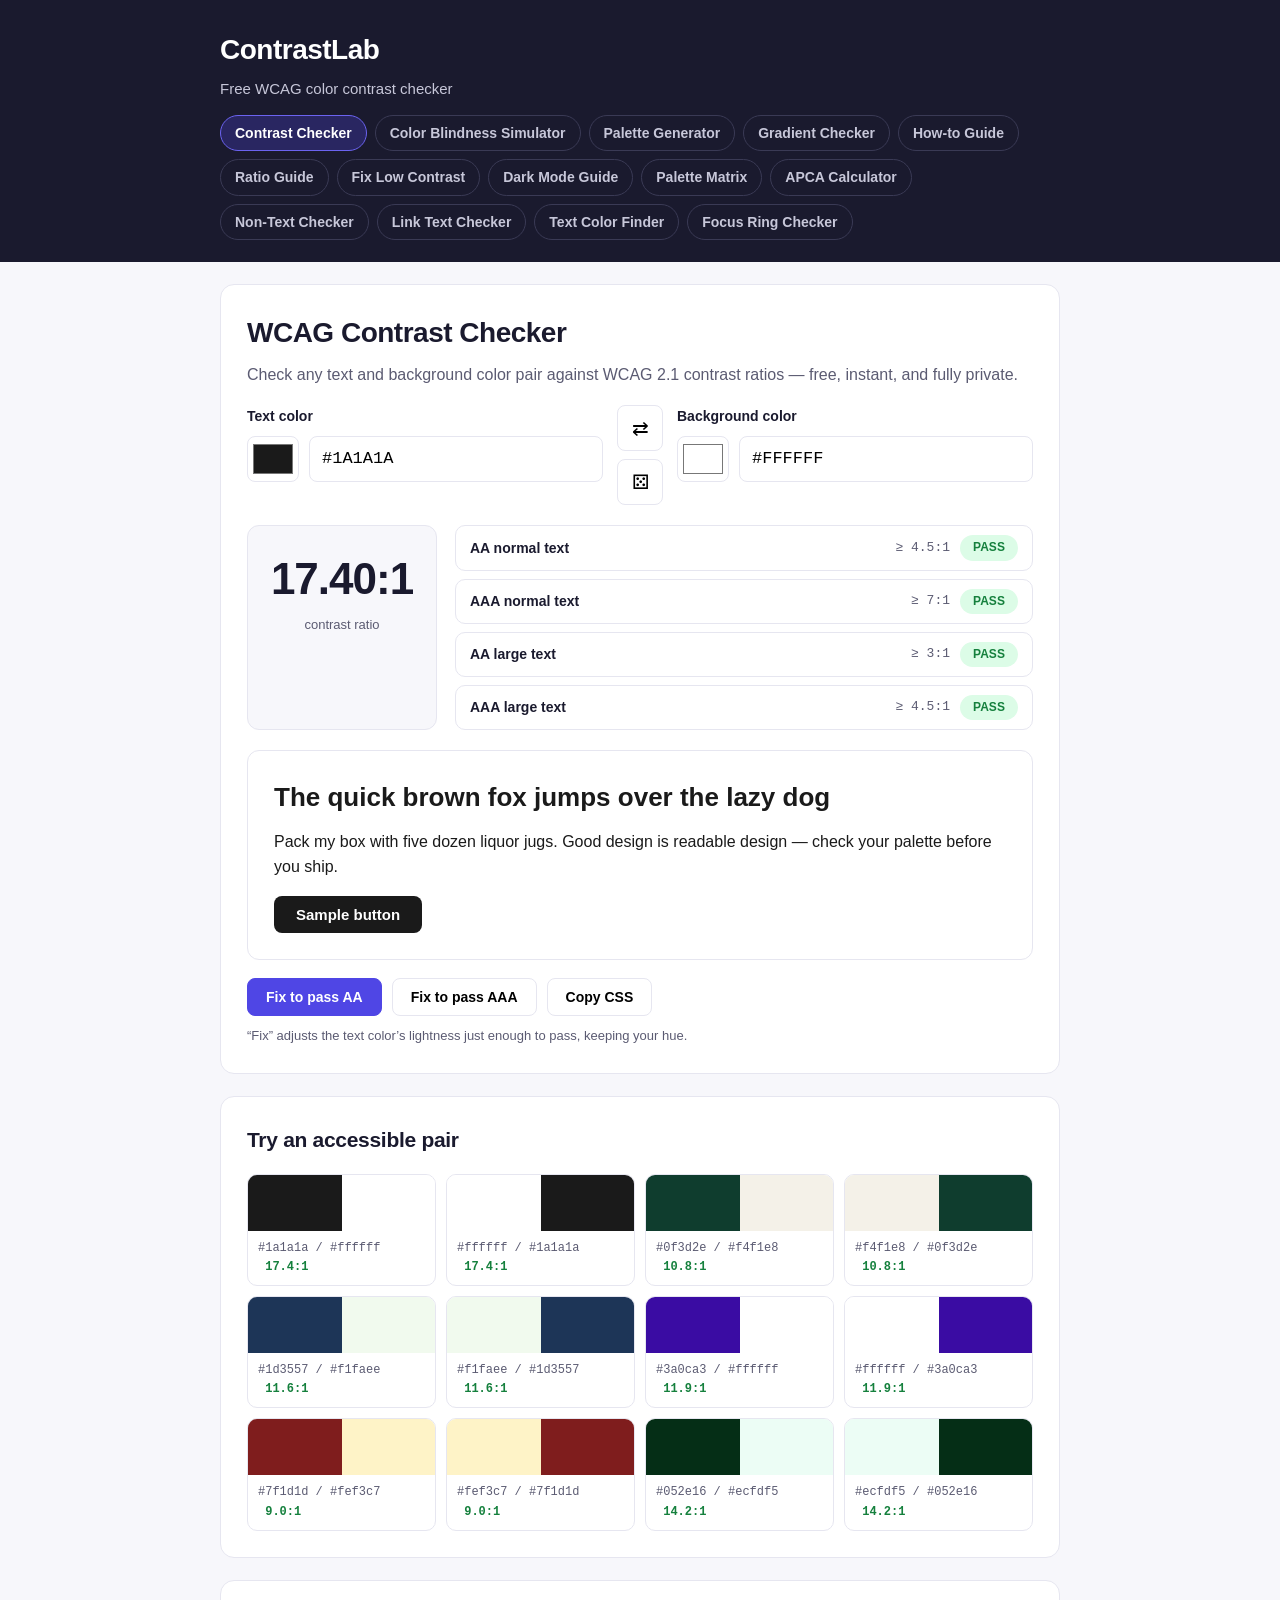
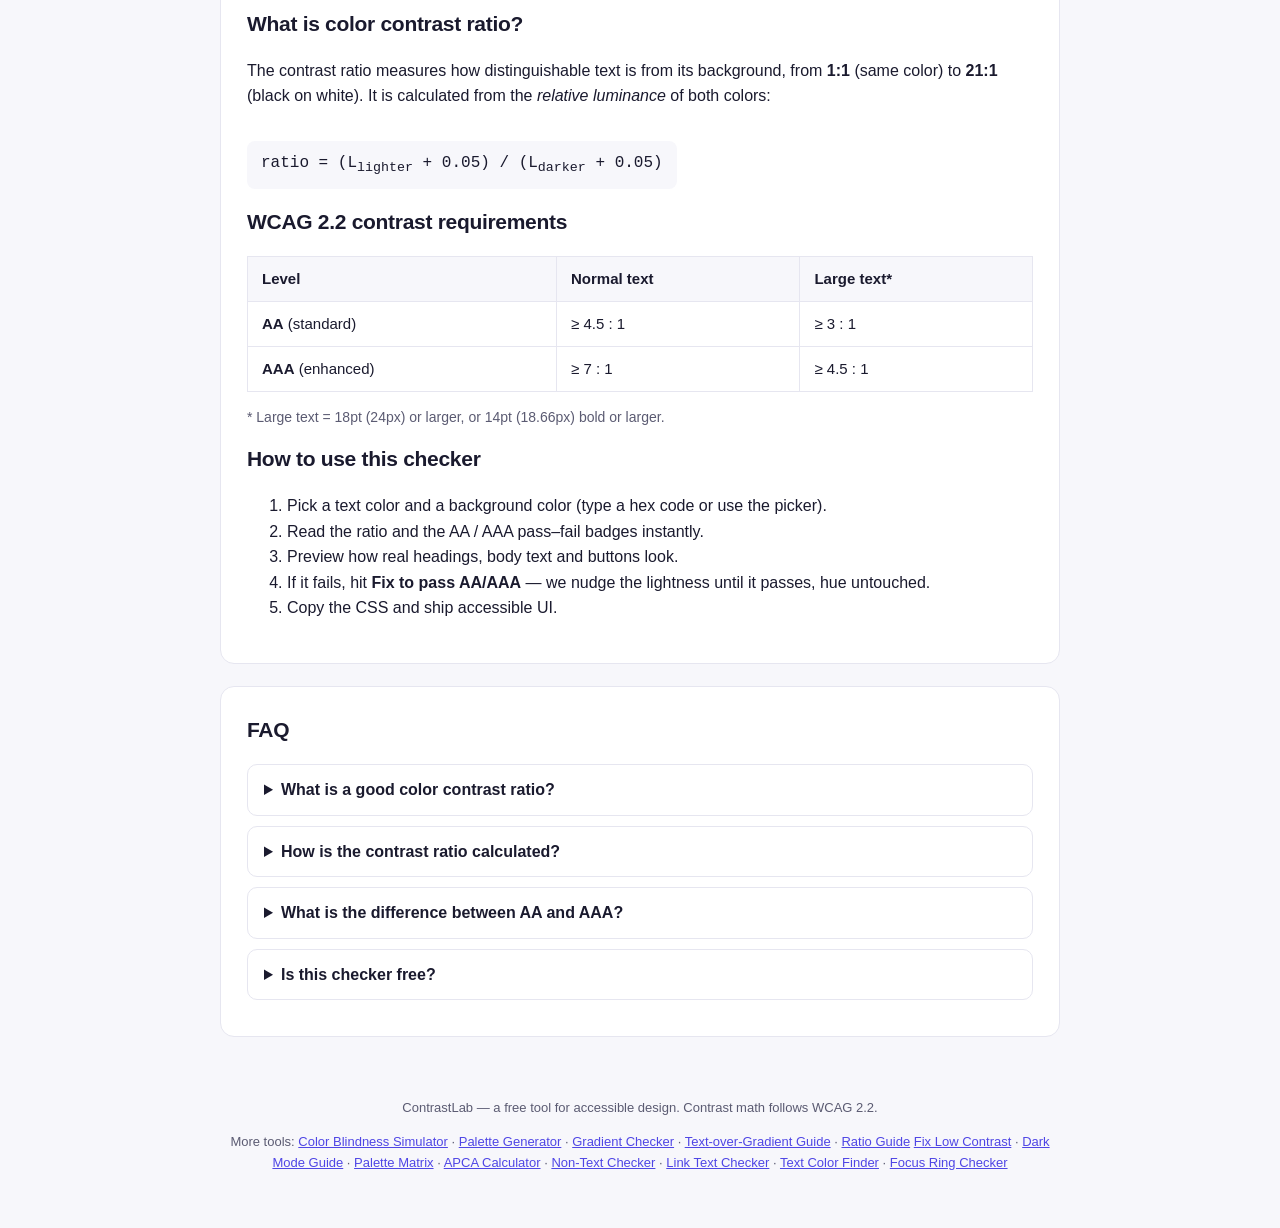
<file: index.html>
<!DOCTYPE html>
<html lang="en">
<head>
<meta charset="UTF-8">
<meta name="viewport" content="width=device-width, initial-scale=1.0">
<title>ContrastLab — Free WCAG Color Contrast Checker</title>
<meta name="description" content="Check color contrast ratios instantly against WCAG 2.2 AA & AAA standards. Free online contrast checker for text, UI designers and developers — with one-click fixes and accessible palette suggestions.">
<meta name="keywords" content="color contrast checker, wcag contrast checker, contrast ratio, accessibility checker, AA AAA">
<meta property="og:title" content="ContrastLab — Free WCAG Color Contrast Checker">
<meta property="og:description" content="Instant WCAG 2.2 contrast ratio checking with one-click accessible fixes.">
<meta property="og:type" content="website">
<link rel="canonical" href="https://contrast.mimito6.uk/">
<meta property="og:url" content="https://contrast.mimito6.uk/">
<link rel="stylesheet" href="styles.css">
<script type="application/ld+json">
{
  "@context": "https://schema.org",
  "@type": "WebApplication",
  "name": "ContrastLab",
  "applicationCategory": "DesignApplication",
  "operatingSystem": "Web",
  "offers": { "@type": "Offer", "price": "0", "priceCurrency": "USD" },
  "description": "Free WCAG 2.2 color contrast ratio checker with automatic accessible-color suggestions."
}
</script>
<script type="application/ld+json">
{
  "@context": "https://schema.org",
  "@type": "FAQPage",
  "mainEntity": [
    {"@type": "Question", "name": "What is a good color contrast ratio?",
     "acceptedAnswer": {"@type": "Answer", "text": "WCAG 2.2 requires a contrast ratio of at least 4.5:1 for normal text (AA) and 7:1 for AAA. Large text (18pt+ or 14pt+ bold) needs 3:1 for AA and 4.5:1 for AAA."}},
    {"@type": "Question", "name": "How is the contrast ratio calculated?",
     "acceptedAnswer": {"@type": "Answer", "text": "The ratio is (L1 + 0.05) / (L2 + 0.05), where L1 and L2 are the relative luminances of the lighter and darker colors, computed from sRGB values with gamma correction per WCAG."}},
    {"@type": "Question", "name": "What is the difference between AA and AAA?",
     "acceptedAnswer": {"@type": "Answer", "text": "AA is the standard compliance level most regulations reference; AAA is the stricter enhanced level. ContrastLab shows pass/fail for both, for normal and large text."}}
  ]
}
</script>
</head>
<body>
<header class="site-header">
  <div class="wrap">
    <div class="brand"><a href="/" class="brand-link">ContrastLab</a></div>
    <p class="tagline">Free WCAG color contrast checker</p>
    <nav class="site-nav" aria-label="Tools">
      <a href="/" class="active">Contrast Checker</a>
      <a href="/color-blindness-simulator">Color Blindness Simulator</a>
      <a href="/palette-generator">Palette Generator</a>
      <a href="/gradient-checker">Gradient Checker</a>
      <a href="/text-over-gradient-guide">How-to Guide</a>
      <a href="/wcag-contrast-ratio-explained">Ratio Guide</a>
      <a href="/fix-low-contrast">Fix Low Contrast</a>
      <a href="/dark-mode-contrast-guide">Dark Mode Guide</a>
      <a href="/palette-contrast-matrix">Palette Matrix</a>
      <a href="/apca-calculator">APCA Calculator</a>
      <a href="/non-text-contrast">Non-Text Checker</a>
      <a href="/link-text-contrast">Link Text Checker</a>
          <a href="/text-color-finder">Text Color Finder</a>
          <a href="/focus-indicator-contrast">Focus Ring Checker</a>
    </nav>
  </div>
</header>

<main class="wrap">
  <section class="tool" aria-label="Contrast checker tool">
    <h1 class="page-title">WCAG Contrast Checker</h1>
    <p class="page-intro">Check any text and background color pair against WCAG 2.1 contrast ratios — free, instant, and fully private.</p>
    <div class="colors">
      <div class="color-card">
        <label for="fg">Text color</label>
        <div class="picker-row">
          <input type="color" id="fgPicker" value="#1a1a1a" aria-label="Text color picker">
          <input type="text" id="fg" value="#1a1a1a" spellcheck="false" aria-label="Text color hex">
        </div>
      </div>
      <div class="mid-actions">
        <button id="swap" title="Swap colors" aria-label="Swap colors">⇄</button>
        <button id="random" title="Random pair" aria-label="Random pair">⚄</button>
      </div>
      <div class="color-card">
        <label for="bg">Background color</label>
        <div class="picker-row">
          <input type="color" id="bgPicker" value="#ffffff" aria-label="Background color picker">
          <input type="text" id="bg" value="#ffffff" spellcheck="false" aria-label="Background color hex">
        </div>
      </div>
    </div>

    <div class="result-grid">
      <div class="ratio-box">
        <div class="ratio-num" id="ratioNum">--</div>
        <div class="ratio-label">contrast ratio</div>
      </div>
      <div class="grades">
        <div class="grade" id="gradeNormalAA"><span class="g-name">AA normal text</span><span class="g-need">≥ 4.5:1</span><span class="g-badge">–</span></div>
        <div class="grade" id="gradeNormalAAA"><span class="g-name">AAA normal text</span><span class="g-need">≥ 7:1</span><span class="g-badge">–</span></div>
        <div class="grade" id="gradeLargeAA"><span class="g-name">AA large text</span><span class="g-need">≥ 3:1</span><span class="g-badge">–</span></div>
        <div class="grade" id="gradeLargeAAA"><span class="g-name">AAA large text</span><span class="g-need">≥ 4.5:1</span><span class="g-badge">–</span></div>
      </div>
    </div>

    <div class="preview" id="preview" aria-label="Live preview">
      <h2 id="previewH">The quick brown fox jumps over the lazy dog</h2>
      <p id="previewP">Pack my box with five dozen liquor jugs. Good design is readable design — check your palette before you ship.</p>
      <button id="previewBtn">Sample button</button>
    </div>

    <div class="actions">
      <button id="fixAA" class="primary">Fix to pass AA</button>
      <button id="fixAAA">Fix to pass AAA</button>
      <button id="copyCss">Copy CSS</button>
    </div>
    <p class="hint" id="fixHint">“Fix” adjusts the text color’s lightness just enough to pass, keeping your hue.</p>
  </section>

  <section class="pairs" aria-label="Accessible pair suggestions">
    <h2>Try an accessible pair</h2>
    <div class="pair-grid" id="pairGrid"></div>
  </section>

  <section class="guide" aria-label="Guide">
    <h2>What is color contrast ratio?</h2>
    <p>The contrast ratio measures how distinguishable text is from its background, from <strong>1:1</strong> (same color) to <strong>21:1</strong> (black on white). It is calculated from the <em>relative luminance</em> of both colors:</p>
    <p class="formula">ratio = (L<sub>lighter</sub> + 0.05) / (L<sub>darker</sub> + 0.05)</p>
    <h2>WCAG 2.2 contrast requirements</h2>
    <table>
      <thead><tr><th>Level</th><th>Normal text</th><th>Large text*</th></tr></thead>
      <tbody>
        <tr><td><strong>AA</strong> (standard)</td><td>≥ 4.5 : 1</td><td>≥ 3 : 1</td></tr>
        <tr><td><strong>AAA</strong> (enhanced)</td><td>≥ 7 : 1</td><td>≥ 4.5 : 1</td></tr>
      </tbody>
    </table>
    <p class="note">* Large text = 18pt (24px) or larger, or 14pt (18.66px) bold or larger.</p>
    <h2>How to use this checker</h2>
    <ol>
      <li>Pick a text color and a background color (type a hex code or use the picker).</li>
      <li>Read the ratio and the AA / AAA pass–fail badges instantly.</li>
      <li>Preview how real headings, body text and buttons look.</li>
      <li>If it fails, hit <strong>Fix to pass AA/AAA</strong> — we nudge the lightness until it passes, hue untouched.</li>
      <li>Copy the CSS and ship accessible UI.</li>
    </ol>
  </section>

  <section class="faq" aria-label="FAQ">
    <h2>FAQ</h2>
    <details><summary>What is a good color contrast ratio?</summary>
      <p>WCAG 2.2 requires at least <strong>4.5:1</strong> for normal text (AA) and <strong>7:1</strong> for AAA. Large text needs 3:1 (AA) / 4.5:1 (AAA).</p></details>
    <details><summary>How is the contrast ratio calculated?</summary>
      <p>From the relative luminance of each color: <span class="formula">ratio = (L1 + 0.05) / (L2 + 0.05)</span>, with sRGB gamma correction exactly as WCAG defines it.</p></details>
    <details><summary>What is the difference between AA and AAA?</summary>
      <p>AA is the compliance level most laws and policies reference. AAA is stricter. ContrastLab grades both, for normal and large text.</p></details>
    <details><summary>Is this checker free?</summary>
      <p>Yes — free forever, no account, runs 100% in your browser. Your colors never leave your device.</p></details>
  </section>
</main>

<footer class="site-footer">
  <div class="wrap">
    <p>ContrastLab — a free tool for accessible design. Contrast math follows WCAG 2.2.</p>
    <p class="footer-tools">More tools: <a href="/color-blindness-simulator">Color Blindness Simulator</a> &middot; <a href="/palette-generator">Palette Generator</a> &middot; <a href="/gradient-checker">Gradient Checker</a> &middot; <a href="/text-over-gradient-guide">Text-over-Gradient Guide</a> &middot; <a href="/wcag-contrast-ratio-explained">Ratio Guide</a>
      <a href="/fix-low-contrast">Fix Low Contrast</a> &middot; <a href="/dark-mode-contrast-guide">Dark Mode Guide</a> &middot; <a href="/palette-contrast-matrix">Palette Matrix</a> &middot; <a href="/apca-calculator">APCA Calculator</a> &middot; <a href="/non-text-contrast">Non-Text Checker</a> &middot; <a href="/link-text-contrast">Link Text Checker</a> &middot; <a href="/text-color-finder">Text Color Finder</a> &middot; <a href="/focus-indicator-contrast">Focus Ring Checker</a></p>
  </div>
</footer>

<script src="app.js"></script>
</body>
</html>
</file>
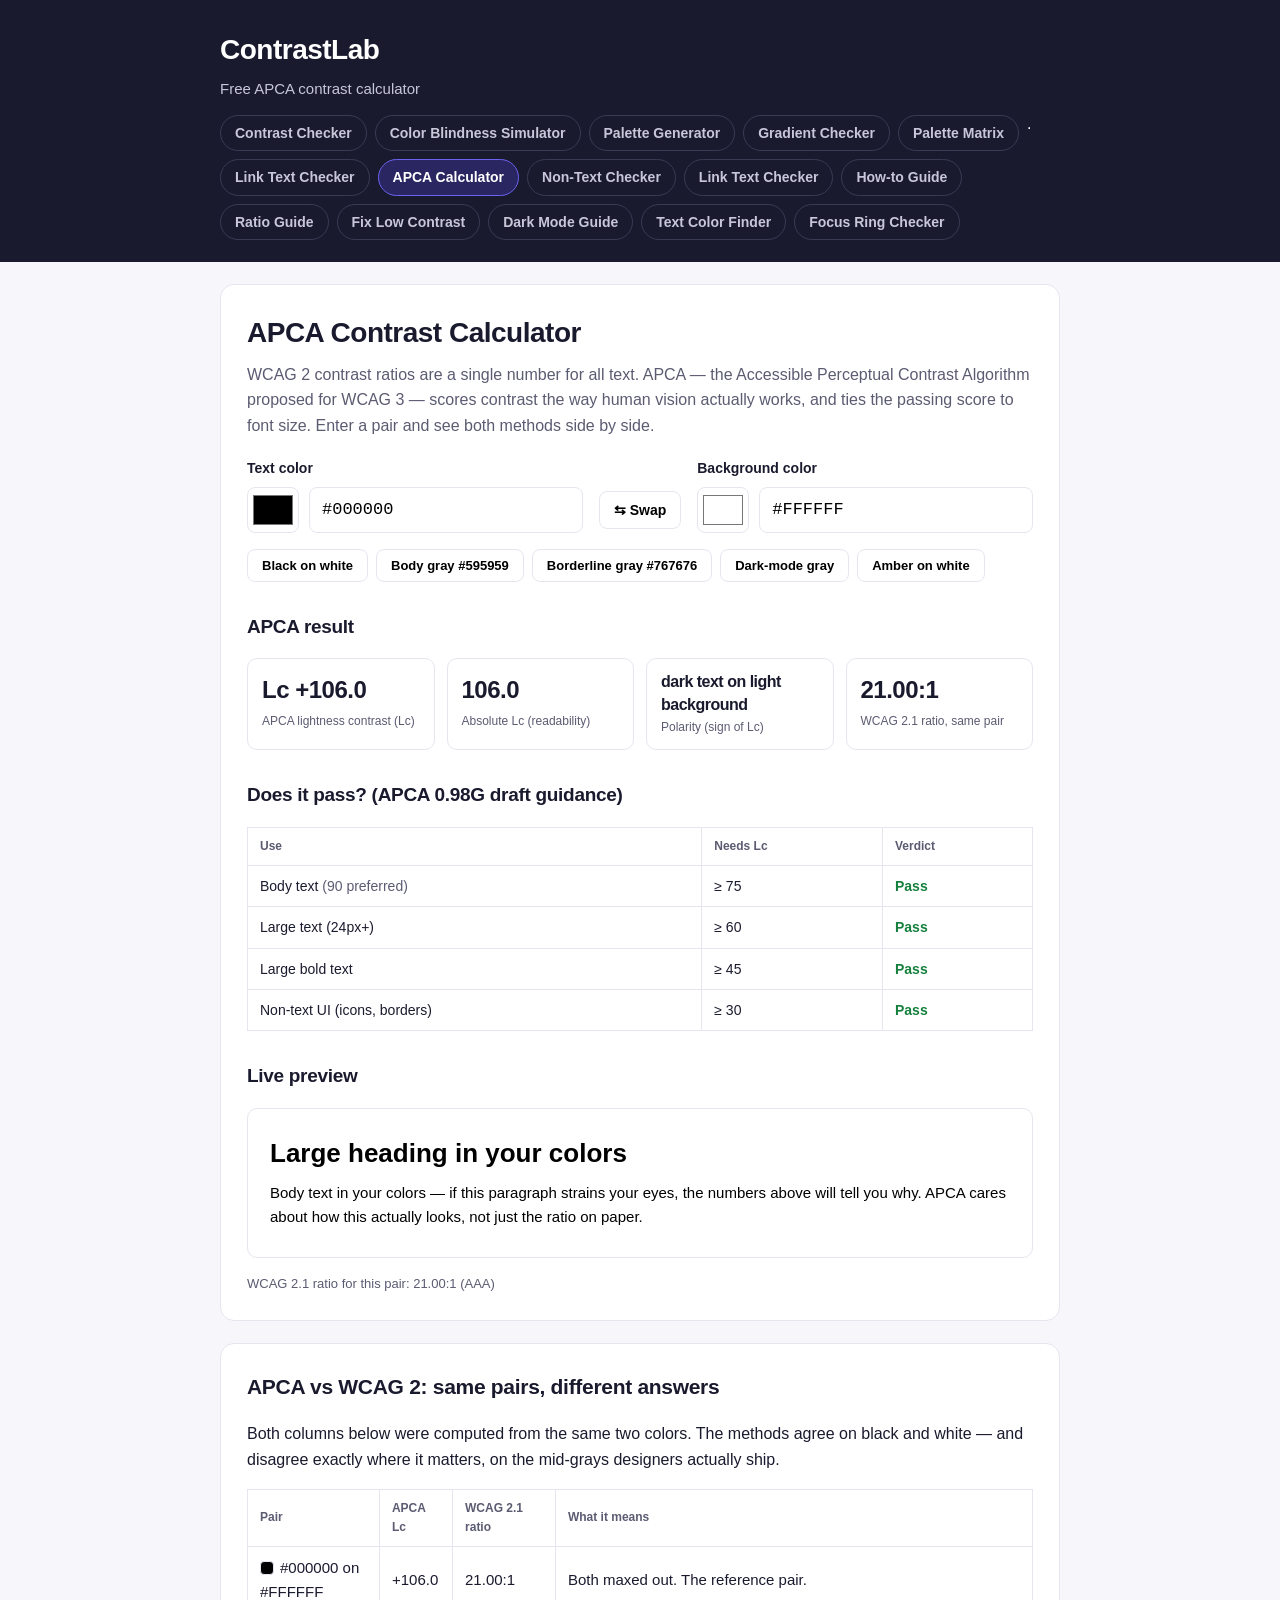
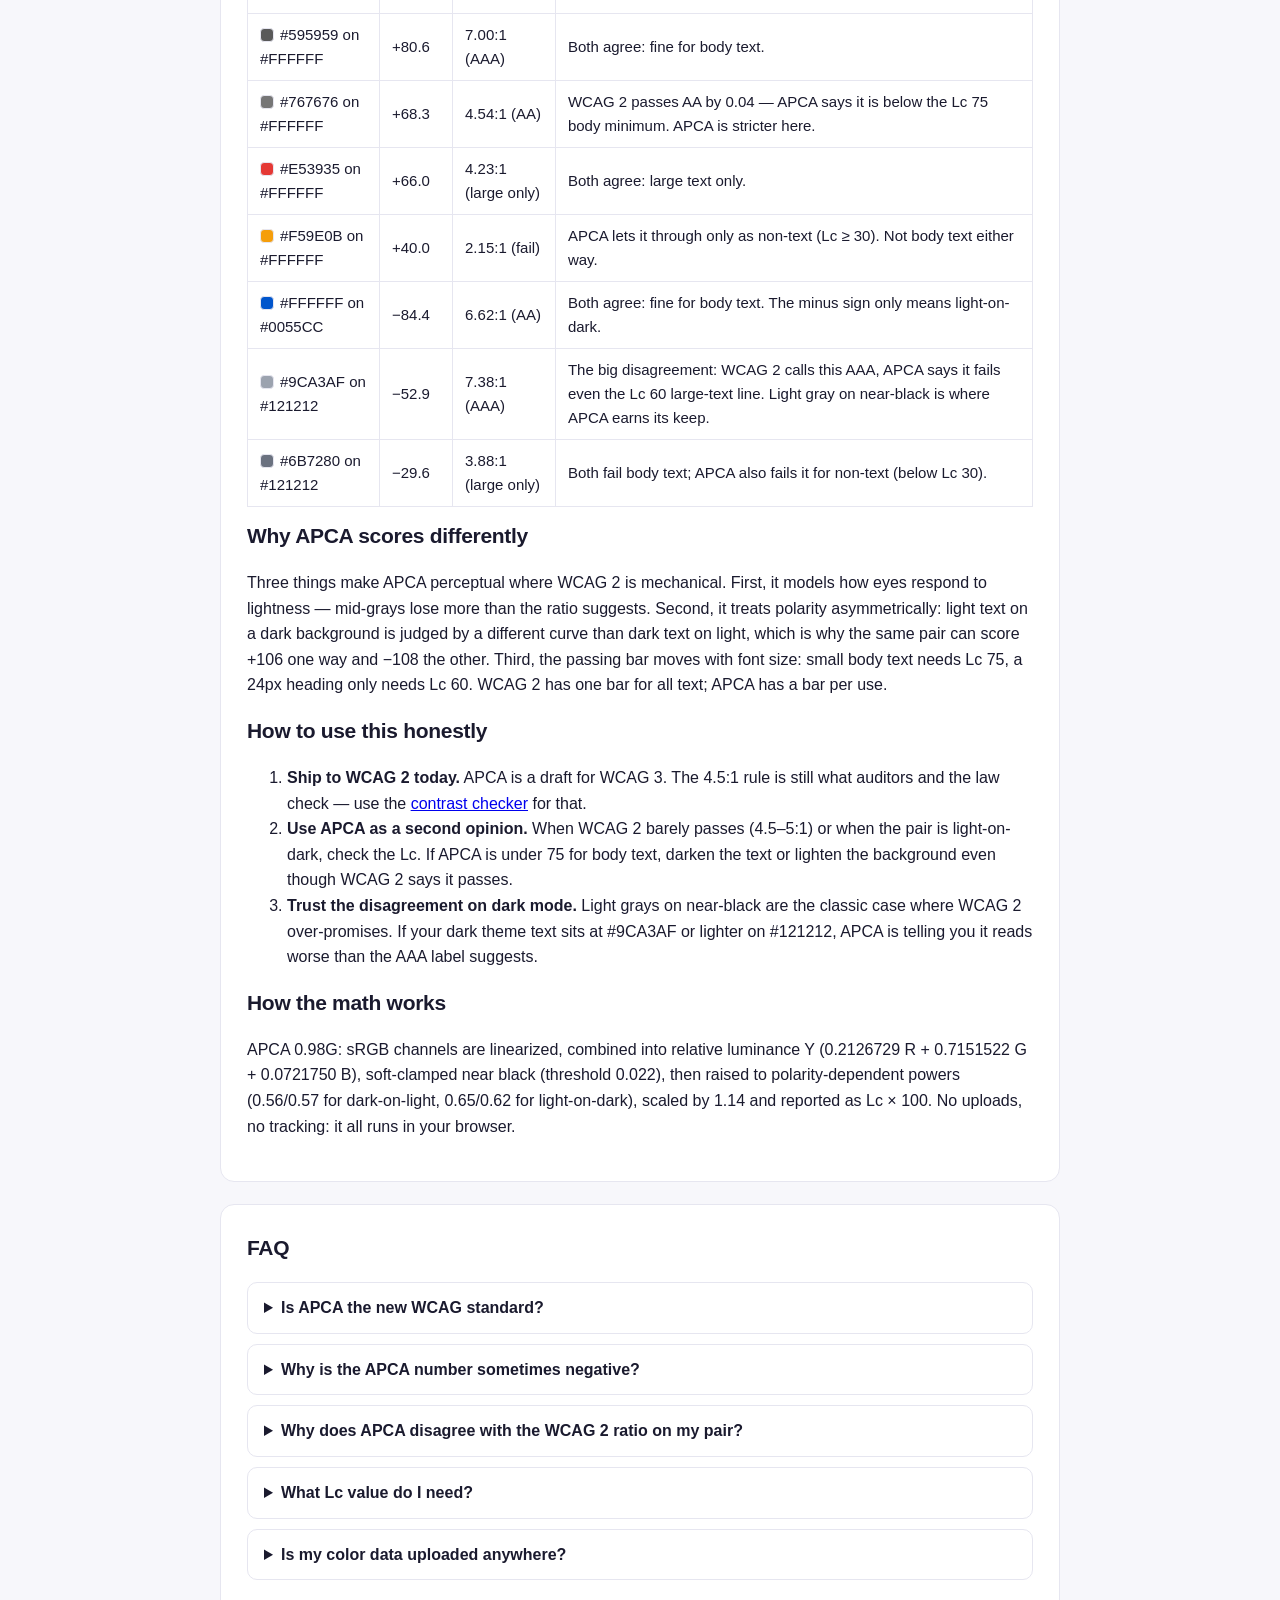
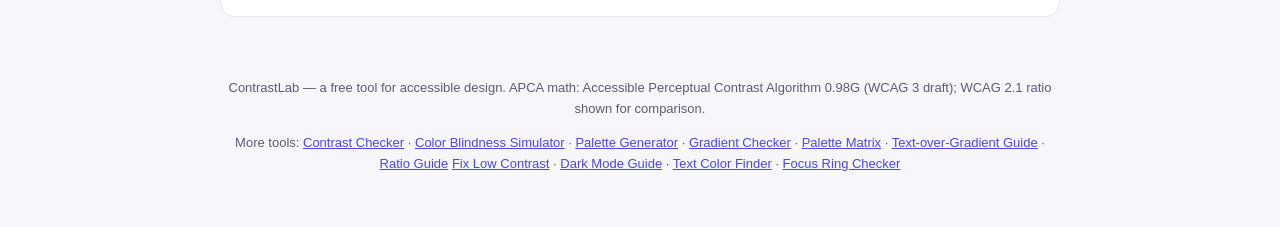
<file: apca-calculator/index.html>
<!DOCTYPE html>
<html lang="en">
<head>
<meta charset="UTF-8">
<meta name="viewport" content="width=device-width, initial-scale=1.0">
<title>APCA Contrast Calculator — Check Contrast the WCAG 3 Way | ContrastLab</title>
<meta name="description" content="Free APCA contrast calculator. Check any text/background pair with the Accessible Perceptual Contrast Algorithm (APCA 0.98G, the WCAG 3 draft method) and see the WCAG 2.1 ratio side by side, with font-size verdicts.">
<meta name="keywords" content="apca contrast calculator, apca checker, wcag 3 contrast, accessible perceptual contrast algorithm, Lc contrast, apca vs wcag">
<meta property="og:title" content="APCA Contrast Calculator | ContrastLab">
<meta property="og:description" content="Check a color pair with APCA (the WCAG 3 draft method) and the WCAG 2.1 ratio side by side — with font-size verdicts for body, large, and bold text.">
<meta property="og:type" content="website">
<meta property="og:url" content="https://contrast.mimito6.uk/apca-calculator">
<link rel="canonical" href="https://contrast.mimito6.uk/apca-calculator">
<link rel="stylesheet" href="../styles.css">
<style>
.ap-inputs { display: flex; flex-wrap: wrap; gap: 16px; align-items: flex-end; margin: 16px 0; }
.ap-inputs .color-card { flex: 1 1 220px; }
.ap-swap { border: 1px solid var(--line); background: #fff; border-radius: 8px; padding: 10px 14px; font-size: 14px; font-weight: 700; cursor: pointer; margin-bottom: 4px; }
.ap-swap:hover { border-color: var(--accent); }
.ap-presets { display: flex; flex-wrap: wrap; gap: 8px; margin: 4px 0 16px; }
.ap-preset { border: 1px solid var(--line); background: #fff; border-radius: 8px; padding: 8px 14px; font-size: 13px; font-weight: 600; cursor: pointer; }
.ap-preset:hover { border-color: var(--accent); }
.ap-results { display: grid; grid-template-columns: repeat(auto-fit, minmax(140px, 1fr)); gap: 12px; margin: 16px 0; }
.ap-stat { border: 1px solid var(--line); border-radius: 10px; padding: 12px 14px; background: #fff; }
.ap-stat .v { font-size: 24px; font-weight: 800; letter-spacing: -.5px; }
.ap-stat .k { font-size: 12px; color: var(--muted); margin-top: 2px; }
.ap-table { border-collapse: collapse; width: 100%; margin: 16px 0; font-size: 14px; }
.ap-table th, .ap-table td { border: 1px solid var(--line); padding: 9px 12px; text-align: left; background: #fff; }
.ap-table th { font-size: 12px; color: var(--muted); }
.ap-pass { color: #15803d; font-weight: 700; }
.ap-fail { color: #b91c1c; font-weight: 700; }
.ap-preview { border: 1px solid var(--line); border-radius: 10px; padding: 28px 22px; margin: 16px 0; }
.ap-preview .big { font-size: 26px; font-weight: 700; line-height: 1.3; }
.ap-preview .small { font-size: 15px; line-height: 1.6; margin-top: 10px; }
.ap-swatch { display: inline-block; width: 14px; height: 14px; border-radius: 4px; border: 1px solid var(--line); vertical-align: -2px; margin-right: 6px; }
</style>
<script type="application/ld+json">
{
  "@context": "https://schema.org",
  "@type": "WebApplication",
  "name": "ContrastLab APCA Contrast Calculator",
  "applicationCategory": "DesignApplication",
  "operatingSystem": "Web",
  "offers": { "@type": "Offer", "price": "0", "priceCurrency": "USD" },
  "description": "Free APCA contrast calculator: check any text/background pair with the Accessible Perceptual Contrast Algorithm (APCA 0.98G, the WCAG 3 draft method) and the WCAG 2.1 ratio side by side."
}
</script>
<script type="application/ld+json">
{
  "@context": "https://schema.org",
  "@type": "FAQPage",
  "mainEntity": [
    {"@type": "Question", "name": "Is APCA the new WCAG standard?",
     "acceptedAnswer": {"@type": "Answer", "text": "Not yet. APCA is the contrast method proposed for WCAG 3 and is still a draft. WCAG 2.1 contrast ratios (4.5:1 for normal text) are the rules that govern compliance today. Use APCA as a second opinion that is closer to how human vision actually perceives contrast, not as a replacement for the WCAG 2 check."}},
    {"@type": "Question", "name": "Why is the APCA number sometimes negative?",
     "acceptedAnswer": {"@type": "Answer", "text": "The sign shows polarity, not quality: a positive Lc means dark text on a light background, a negative Lc means light text on a dark background. Only the absolute value matters for readability — Lc -84 and Lc +84 are equally readable."}},
    {"@type": "Question", "name": "Why does APCA disagree with the WCAG 2 ratio on my pair?",
     "acceptedAnswer": {"@type": "Answer", "text": "APCA models human perception: it weighs lightness the way eyes do, treats dark-on-light and light-on-dark differently, and ties the required score to font size. WCAG 2 uses one fixed ratio for all text. The two methods usually agree on black and white, but they can disagree sharply on mid-grays — for example light gray #9CA3AF on near-black #121212 scores 7.38:1 (AAA) under WCAG 2 but only Lc -52.9 under APCA, below even the large-text line."}},
    {"@type": "Question", "name": "What Lc value do I need?",
     "acceptedAnswer": {"@type": "Answer", "text": "Under the APCA 0.98G draft guidance: Lc 75 is the minimum for body text (90 is preferred), Lc 60 for large text (24px and up), Lc 45 for large bold text, and Lc 30 for non-text elements such as icons, borders, and focus rings. Anything below Lc 15 is effectively unreadable."}},
    {"@type": "Question", "name": "Is my color data uploaded anywhere?",
     "acceptedAnswer": {"@type": "Answer", "text": "No. Everything runs locally in your browser; no colors, no analytics, no tracking."}}
  ]
}
</script>
</head>
<body>
<header class="site-header">
  <div class="wrap">
    <div class="brand"><a href="/" class="brand-link">ContrastLab</a></div>
    <p class="tagline">Free APCA contrast calculator</p>
    <nav class="site-nav" aria-label="Tools">
      <a href="/">Contrast Checker</a>
      <a href="/color-blindness-simulator">Color Blindness Simulator</a>
      <a href="/palette-generator">Palette Generator</a>
      <a href="/gradient-checker">Gradient Checker</a>
      <a href="/palette-contrast-matrix">Palette Matrix</a> &middot; <a href="/link-text-contrast">Link Text Checker</a>
      <a href="/apca-calculator" class="active">APCA Calculator</a>
      <a href="/non-text-contrast">Non-Text Checker</a>
      <a href="/link-text-contrast">Link Text Checker</a>
      <a href="/text-over-gradient-guide">How-to Guide</a>
      <a href="/wcag-contrast-ratio-explained">Ratio Guide</a>
      <a href="/fix-low-contrast">Fix Low Contrast</a>
      <a href="/dark-mode-contrast-guide">Dark Mode Guide</a>
          <a href="/text-color-finder">Text Color Finder</a>
          <a href="/focus-indicator-contrast">Focus Ring Checker</a>
    </nav>
  </div>
</header>

<main class="wrap">
  <section class="tool" aria-label="APCA contrast calculator">
    <h1 class="page-title">APCA Contrast Calculator</h1>
    <p class="page-intro">WCAG 2 contrast ratios are a single number for all text. APCA — the Accessible Perceptual Contrast Algorithm proposed for WCAG 3 — scores contrast the way human vision actually works, and ties the passing score to font size. Enter a pair and see both methods side by side.</p>

    <div class="ap-inputs">
      <div class="color-card">
        <label for="apText">Text color</label>
        <div class="picker-row">
          <input type="color" id="apText" value="#000000" aria-label="Text color picker">
          <input type="text" id="apTextHex" value="#000000" spellcheck="false" aria-label="Text color hex">
        </div>
      </div>
      <button id="apSwap" class="ap-swap" type="button" title="Swap text and background colors">&#8646; Swap</button>
      <div class="color-card">
        <label for="apBg">Background color</label>
        <div class="picker-row">
          <input type="color" id="apBg" value="#ffffff" aria-label="Background color picker">
          <input type="text" id="apBgHex" value="#ffffff" spellcheck="false" aria-label="Background color hex">
        </div>
      </div>
    </div>
    <div class="ap-presets">
      <button class="ap-preset" type="button" data-t="#000000" data-b="#ffffff">Black on white</button>
      <button class="ap-preset" type="button" data-t="#595959" data-b="#ffffff">Body gray #595959</button>
      <button class="ap-preset" type="button" data-t="#767676" data-b="#ffffff">Borderline gray #767676</button>
      <button class="ap-preset" type="button" data-t="#9CA3AF" data-b="#121212">Dark-mode gray</button>
      <button class="ap-preset" type="button" data-t="#F59E0B" data-b="#ffffff">Amber on white</button>
    </div>
    <p class="hint" id="apNote"></p>

    <h2 class="sub-h">APCA result</h2>
    <div class="ap-results">
      <div class="ap-stat"><div class="v" id="apLc">–</div><div class="k">APCA lightness contrast (Lc)</div></div>
      <div class="ap-stat"><div class="v" id="apMag">–</div><div class="k">Absolute Lc (readability)</div></div>
      <div class="ap-stat"><div class="v" id="apPolarity" style="font-size:16px;line-height:1.4">–</div><div class="k">Polarity (sign of Lc)</div></div>
      <div class="ap-stat"><div class="v" id="apWcag">–</div><div class="k">WCAG 2.1 ratio, same pair</div></div>
    </div>

    <h2 class="sub-h">Does it pass? (APCA 0.98G draft guidance)</h2>
    <table class="ap-table">
      <thead><tr><th>Use</th><th>Needs Lc</th><th>Verdict</th></tr></thead>
      <tbody>
        <tr><td>Body text <span style="color:var(--muted)">(90 preferred)</span></td><td>&ge; 75</td><td id="apBody">–</td></tr>
        <tr><td>Large text (24px+)</td><td>&ge; 60</td><td id="apLarge">–</td></tr>
        <tr><td>Large bold text</td><td>&ge; 45</td><td id="apBold">–</td></tr>
        <tr><td>Non-text UI (icons, borders)</td><td>&ge; 30</td><td id="apNontext">–</td></tr>
      </tbody>
    </table>

    <h2 class="sub-h">Live preview</h2>
    <div class="ap-preview" id="apPreview">
      <div class="big">Large heading in your colors</div>
      <div class="small">Body text in your colors — if this paragraph strains your eyes, the numbers above will tell you why. APCA cares about how this actually looks, not just the ratio on paper.</div>
    </div>
    <p class="hint" id="apPreviewWcag"></p>
  </section>

  <section class="guide" aria-label="Guide">
    <h2>APCA vs WCAG 2: same pairs, different answers</h2>
    <p>Both columns below were computed from the same two colors. The methods agree on black and white — and disagree exactly where it matters, on the mid-grays designers actually ship.</p>
    <table class="ap-table">
      <thead><tr><th>Pair</th><th>APCA Lc</th><th>WCAG 2.1 ratio</th><th>What it means</th></tr></thead>
      <tbody>
        <tr><td><span class="ap-swatch" style="background:#000"></span>#000000 on #FFFFFF</td><td>+106.0</td><td>21.00:1</td><td>Both maxed out. The reference pair.</td></tr>
        <tr><td><span class="ap-swatch" style="background:#595959"></span>#595959 on #FFFFFF</td><td>+80.6</td><td>7.00:1 (AAA)</td><td>Both agree: fine for body text.</td></tr>
        <tr><td><span class="ap-swatch" style="background:#767676"></span>#767676 on #FFFFFF</td><td>+68.3</td><td>4.54:1 (AA)</td><td>WCAG 2 passes AA by 0.04 — APCA says it is below the Lc 75 body minimum. APCA is stricter here.</td></tr>
        <tr><td><span class="ap-swatch" style="background:#E53935"></span>#E53935 on #FFFFFF</td><td>+66.0</td><td>4.23:1 (large only)</td><td>Both agree: large text only.</td></tr>
        <tr><td><span class="ap-swatch" style="background:#F59E0B"></span>#F59E0B on #FFFFFF</td><td>+40.0</td><td>2.15:1 (fail)</td><td>APCA lets it through only as non-text (Lc &ge; 30). Not body text either way.</td></tr>
        <tr><td><span class="ap-swatch" style="background:#0055CC"></span>#FFFFFF on #0055CC</td><td>&minus;84.4</td><td>6.62:1 (AA)</td><td>Both agree: fine for body text. The minus sign only means light-on-dark.</td></tr>
        <tr><td><span class="ap-swatch" style="background:#9CA3AF"></span>#9CA3AF on #121212</td><td>&minus;52.9</td><td>7.38:1 (AAA)</td><td>The big disagreement: WCAG 2 calls this AAA, APCA says it fails even the Lc 60 large-text line. Light gray on near-black is where APCA earns its keep.</td></tr>
        <tr><td><span class="ap-swatch" style="background:#6B7280"></span>#6B7280 on #121212</td><td>&minus;29.6</td><td>3.88:1 (large only)</td><td>Both fail body text; APCA also fails it for non-text (below Lc 30).</td></tr>
      </tbody>
    </table>
    <h2>Why APCA scores differently</h2>
    <p>Three things make APCA perceptual where WCAG 2 is mechanical. First, it models how eyes respond to lightness — mid-grays lose more than the ratio suggests. Second, it treats polarity asymmetrically: light text on a dark background is judged by a different curve than dark text on light, which is why the same pair can score +106 one way and &minus;108 the other. Third, the passing bar moves with font size: small body text needs Lc 75, a 24px heading only needs Lc 60. WCAG 2 has one bar for all text; APCA has a bar per use.</p>
    <h2>How to use this honestly</h2>
    <ol>
      <li><strong>Ship to WCAG 2 today.</strong> APCA is a draft for WCAG 3. The 4.5:1 rule is still what auditors and the law check — use the <a href="/">contrast checker</a> for that.</li>
      <li><strong>Use APCA as a second opinion.</strong> When WCAG 2 barely passes (4.5–5:1) or when the pair is light-on-dark, check the Lc. If APCA is under 75 for body text, darken the text or lighten the background even though WCAG 2 says it passes.</li>
      <li><strong>Trust the disagreement on dark mode.</strong> Light grays on near-black are the classic case where WCAG 2 over-promises. If your dark theme text sits at #9CA3AF or lighter on #121212, APCA is telling you it reads worse than the AAA label suggests.</li>
    </ol>
    <h2>How the math works</h2>
    <p>APCA 0.98G: sRGB channels are linearized, combined into relative luminance Y (0.2126729 R + 0.7151522 G + 0.0721750 B), soft-clamped near black (threshold 0.022), then raised to polarity-dependent powers (0.56/0.57 for dark-on-light, 0.65/0.62 for light-on-dark), scaled by 1.14 and reported as Lc &times; 100. No uploads, no tracking: it all runs in your browser.</p>
  </section>

  <section class="faq" aria-label="FAQ">
    <h2>FAQ</h2>
    <details><summary>Is APCA the new WCAG standard?</summary>
      <p>Not yet. APCA is the contrast method proposed for WCAG 3 and is still a draft. WCAG 2.1 contrast ratios (4.5:1 for normal text) are the rules that govern compliance today. Use APCA as a second opinion that is closer to how human vision actually perceives contrast, not as a replacement for the WCAG 2 check.</p></details>
    <details><summary>Why is the APCA number sometimes negative?</summary>
      <p>The sign shows polarity, not quality: a positive Lc means dark text on a light background, a negative Lc means light text on a dark background. Only the absolute value matters for readability — Lc &minus;84 and Lc +84 are equally readable.</p></details>
    <details><summary>Why does APCA disagree with the WCAG 2 ratio on my pair?</summary>
      <p>APCA models human perception: it weighs lightness the way eyes do, treats dark-on-light and light-on-dark differently, and ties the required score to font size. WCAG 2 uses one fixed ratio for all text. The two methods usually agree on black and white, but they can disagree sharply on mid-grays — for example light gray #9CA3AF on near-black #121212 scores 7.38:1 (AAA) under WCAG 2 but only Lc &minus;52.9 under APCA, below even the large-text line.</p></details>
    <details><summary>What Lc value do I need?</summary>
      <p>Under the APCA 0.98G draft guidance: Lc 75 is the minimum for body text (90 is preferred), Lc 60 for large text (24px and up), Lc 45 for large bold text, and Lc 30 for non-text elements such as icons, borders, and focus rings. Anything below Lc 15 is effectively unreadable.</p></details>
    <details><summary>Is my color data uploaded anywhere?</summary>
      <p>No. Everything runs locally in your browser; no colors, no analytics, no tracking.</p></details>
  </section>
</main>

<footer class="site-footer">
  <div class="wrap">
    <p>ContrastLab — a free tool for accessible design. APCA math: Accessible Perceptual Contrast Algorithm 0.98G (WCAG 3 draft); WCAG 2.1 ratio shown for comparison.</p>
    <p class="footer-tools">More tools: <a href="/">Contrast Checker</a> &middot; <a href="/color-blindness-simulator">Color Blindness Simulator</a> &middot; <a href="/palette-generator">Palette Generator</a> &middot; <a href="/gradient-checker">Gradient Checker</a> &middot; <a href="/palette-contrast-matrix">Palette Matrix</a> &middot; <a href="/text-over-gradient-guide">Text-over-Gradient Guide</a> &middot; <a href="/wcag-contrast-ratio-explained">Ratio Guide</a>
      <a href="/fix-low-contrast">Fix Low Contrast</a> &middot; <a href="/dark-mode-contrast-guide">Dark Mode Guide</a> &middot; <a href="/text-color-finder">Text Color Finder</a> &middot; <a href="/focus-indicator-contrast">Focus Ring Checker</a></p>
  </div>
</footer>

<script src="apca.js"></script>
</body>
</html>
</file>
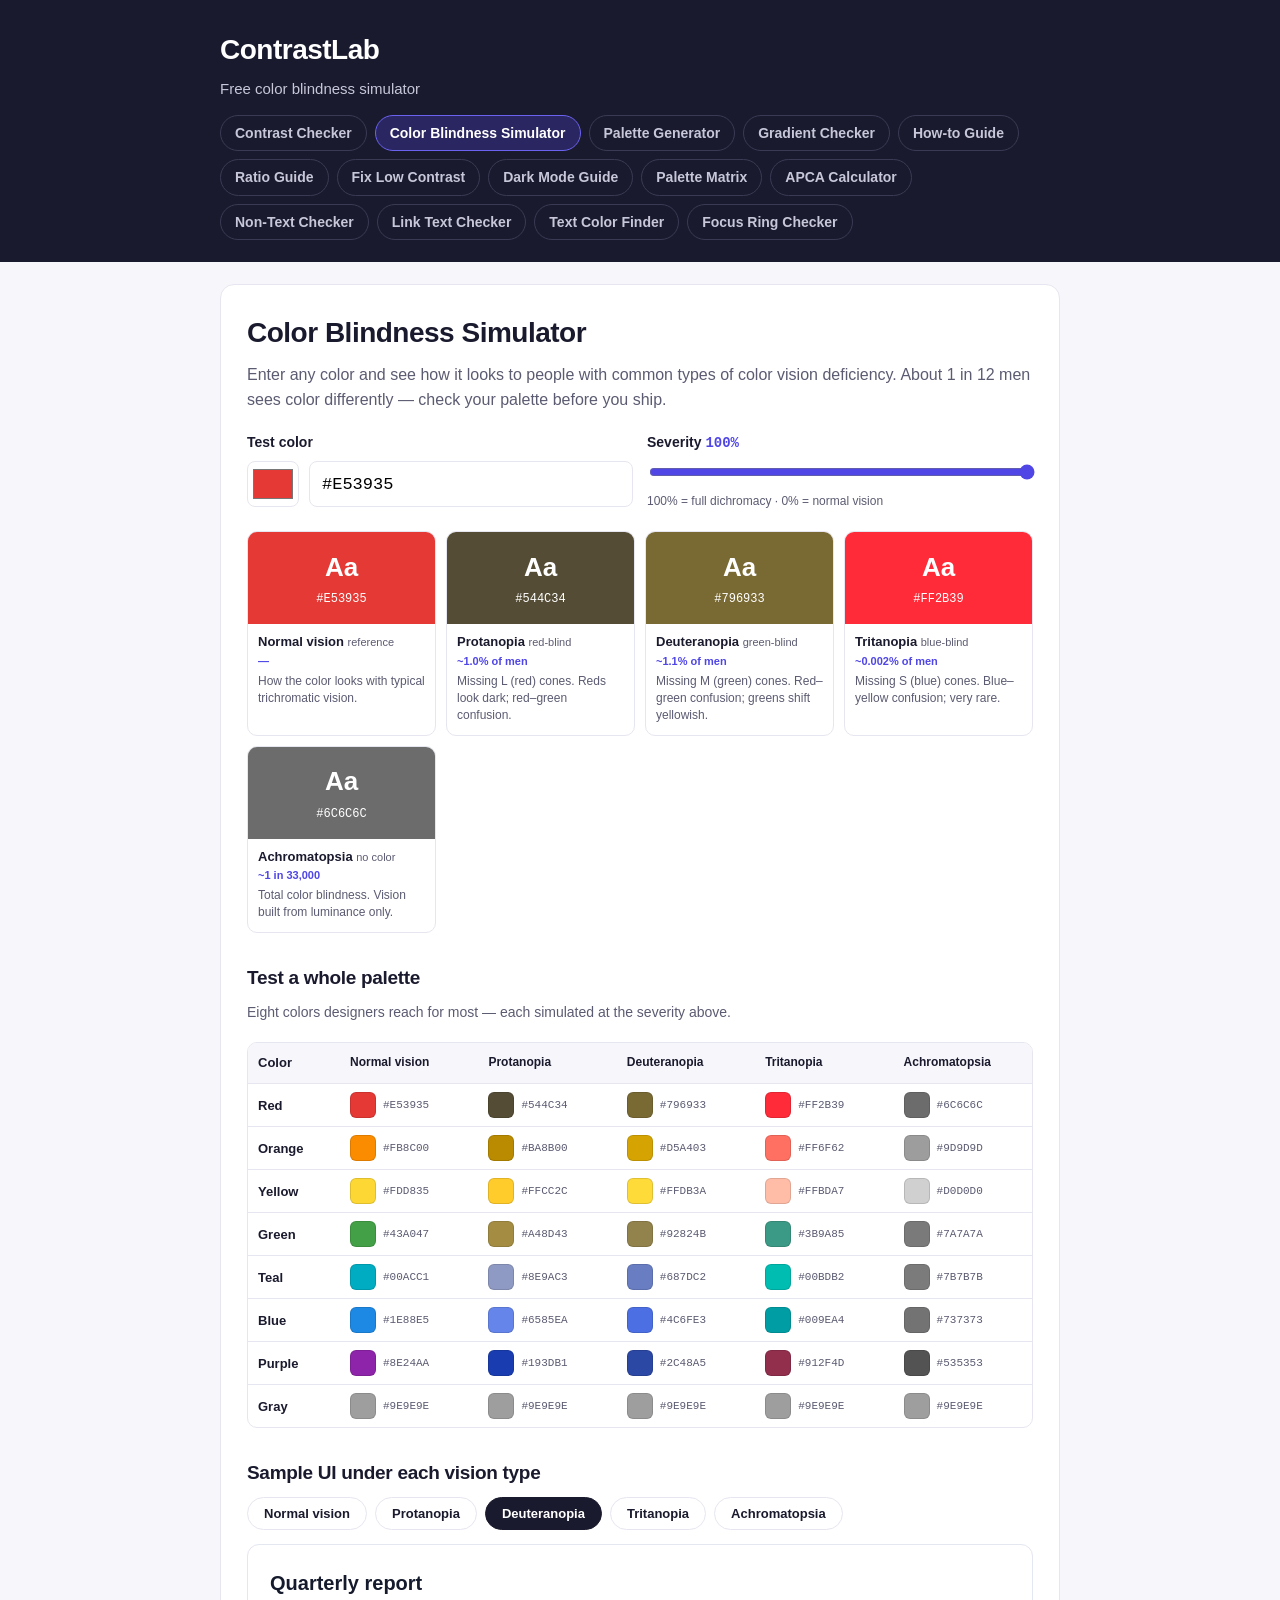
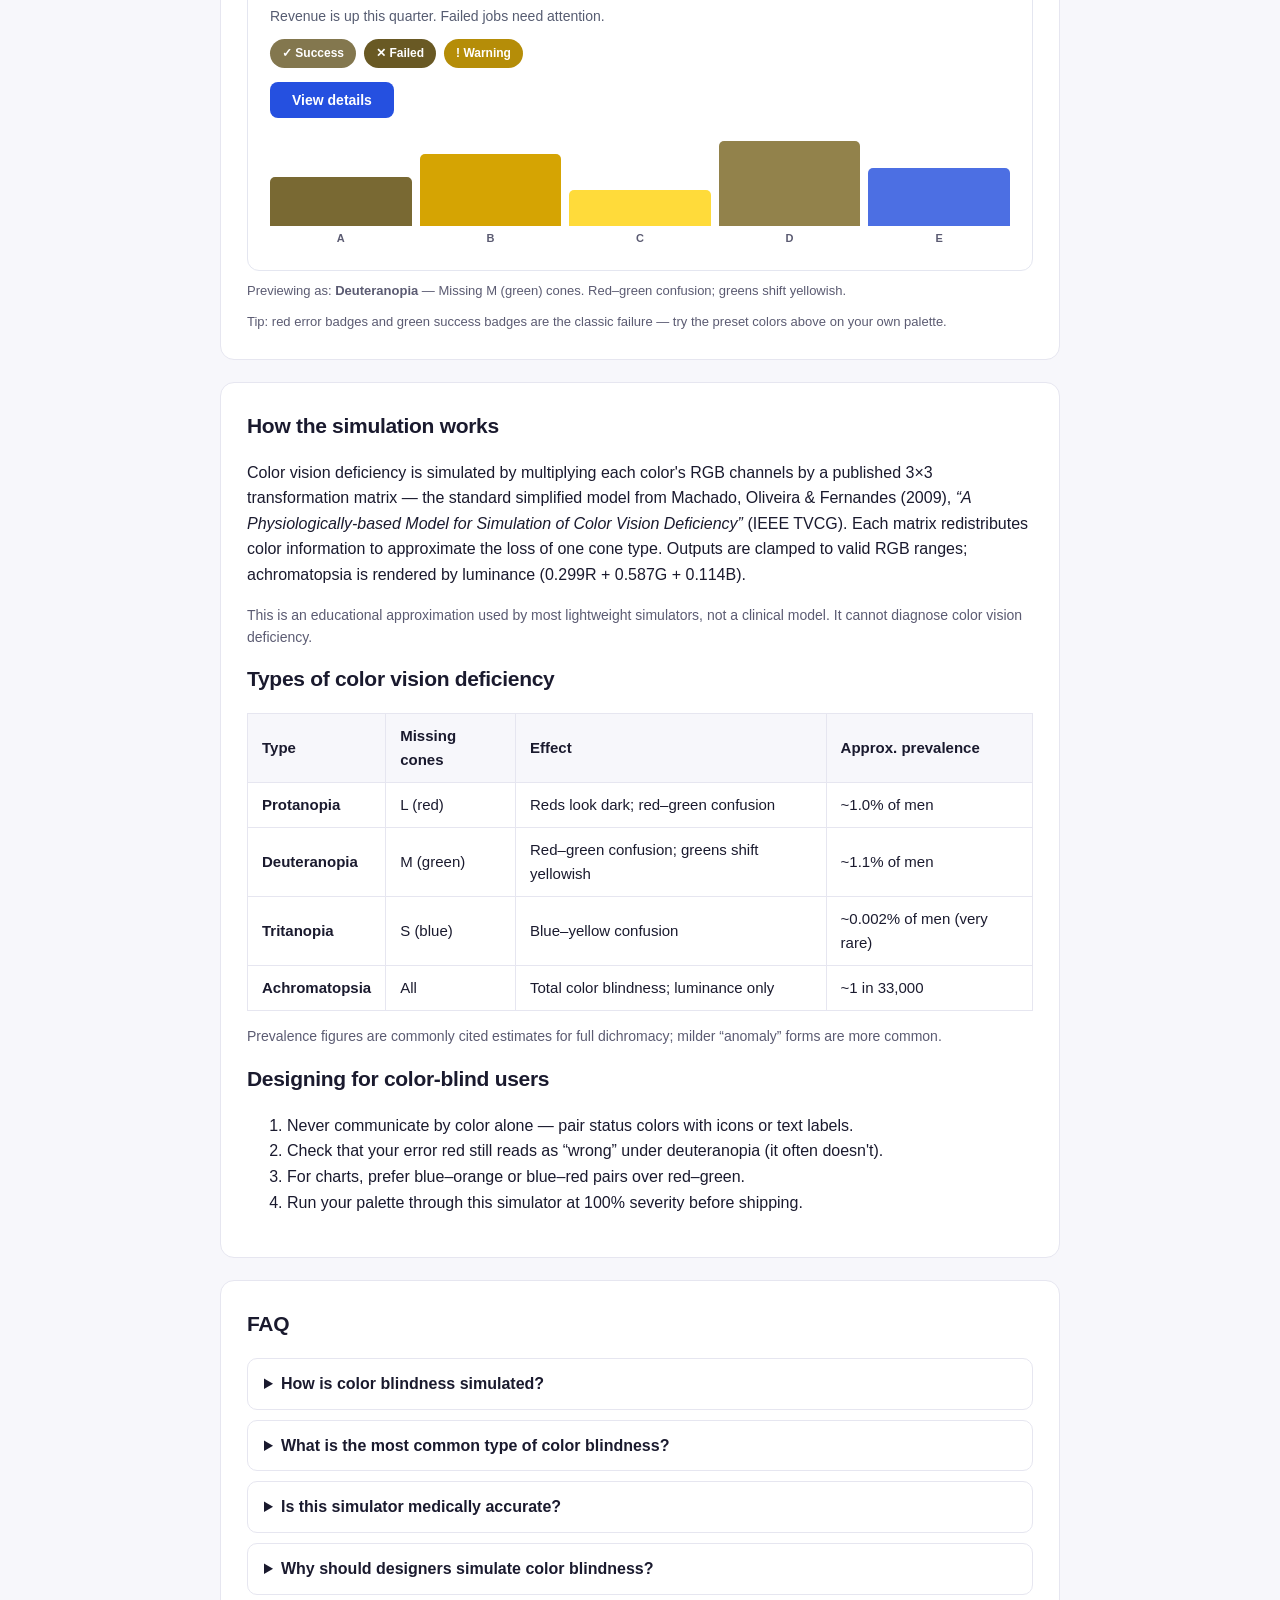
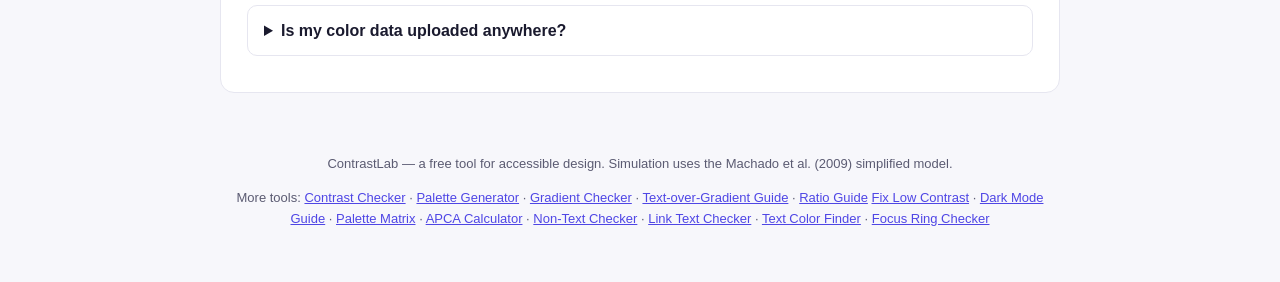
<file: color-blindness-simulator/index.html>
<!DOCTYPE html>
<html lang="en">
<head>
<meta charset="UTF-8">
<meta name="viewport" content="width=device-width, initial-scale=1.0">
<title>Color Blindness Simulator — See Colors as Color-Blind Users Do | ContrastLab</title>
<meta name="description" content="Free online color blindness simulator. Preview any color or palette as seen with protanopia, deuteranopia, tritanopia, or achromatopsia — instantly in your browser, nothing uploaded.">
<meta name="keywords" content="color blindness simulator, protanopia simulator, deuteranopia simulator, tritanopia, color vision deficiency, accessibility simulator">
<meta property="og:title" content="Color Blindness Simulator | ContrastLab">
<meta property="og:description" content="Preview any color as seen with protanopia, deuteranopia, tritanopia, or achromatopsia — free, instant, in your browser.">
<meta property="og:type" content="website">
<meta property="og:url" content="https://contrast.mimito6.uk/color-blindness-simulator">
<link rel="canonical" href="https://contrast.mimito6.uk/color-blindness-simulator">
<link rel="stylesheet" href="../styles.css">
<script type="application/ld+json">
{
  "@context": "https://schema.org",
  "@type": "WebApplication",
  "name": "ContrastLab Color Blindness Simulator",
  "applicationCategory": "DesignApplication",
  "operatingSystem": "Web",
  "offers": { "@type": "Offer", "price": "0", "priceCurrency": "USD" },
  "description": "Free color blindness simulator: preview any color or UI palette as seen with protanopia, deuteranopia, tritanopia, or achromatopsia."
}
</script>
<script type="application/ld+json">
{
  "@context": "https://schema.org",
  "@type": "FAQPage",
  "mainEntity": [
    {"@type": "Question", "name": "How is color blindness simulated?",
     "acceptedAnswer": {"@type": "Answer", "text": "Each pixel's RGB values are transformed by a published 3x3 color-vision-deficiency matrix (Machado, Oliveira & Fernandes, 2009) that approximates how the surviving cone types respond. It is a widely used educational approximation, not a clinical model."}},
    {"@type": "Question", "name": "What is the most common type of color blindness?",
     "acceptedAnswer": {"@type": "Answer", "text": "Red-green deficiency (protanopia/deuteranopia) is the most common, affecting roughly 1 in 12 men and 1 in 200 women. Tritanopia (blue-yellow) is extremely rare."}},
    {"@type": "Question", "name": "Is this simulator medically accurate?",
     "acceptedAnswer": {"@type": "Answer", "text": "No. It is a simplified mathematical approximation for design checks. It cannot diagnose color vision deficiency — see an eye-care professional for that."}},
    {"@type": "Question", "name": "Why should designers simulate color blindness?",
     "acceptedAnswer": {"@type": "Answer", "text": "About 300 million people worldwide have some color vision deficiency. Simulating your palette catches charts, badges, and error states that communicate by color alone, so you can add a second cue like icons or labels."}}
  ]
}
</script>
</head>
<body>
<header class="site-header">
  <div class="wrap">
    <div class="brand"><a href="/" class="brand-link">ContrastLab</a></div>
    <p class="tagline">Free color blindness simulator</p>
    <nav class="site-nav" aria-label="Tools">
      <a href="/">Contrast Checker</a>
      <a href="/color-blindness-simulator" class="active">Color Blindness Simulator</a>
      <a href="/palette-generator">Palette Generator</a>
      <a href="/gradient-checker">Gradient Checker</a>
      <a href="/text-over-gradient-guide">How-to Guide</a>
      <a href="/wcag-contrast-ratio-explained">Ratio Guide</a>
      <a href="/fix-low-contrast">Fix Low Contrast</a>
      <a href="/dark-mode-contrast-guide">Dark Mode Guide</a>
      <a href="/palette-contrast-matrix">Palette Matrix</a>
      <a href="/apca-calculator">APCA Calculator</a>
      <a href="/non-text-contrast">Non-Text Checker</a>
      <a href="/link-text-contrast">Link Text Checker</a>
          <a href="/text-color-finder">Text Color Finder</a>
          <a href="/focus-indicator-contrast">Focus Ring Checker</a>
    </nav>
  </div>
</header>

<main class="wrap">
  <section class="tool" aria-label="Color blindness simulator">
    <h1 class="page-title">Color Blindness Simulator</h1>
    <p class="page-intro">Enter any color and see how it looks to people with common types of color vision deficiency. About 1 in 12 men sees color differently — check your palette before you ship.</p>

    <div class="sim-input">
      <div class="color-card">
        <label for="simColor">Test color</label>
        <div class="picker-row">
          <input type="color" id="simPicker" value="#e53935" aria-label="Test color picker">
          <input type="text" id="simColor" value="#e53935" spellcheck="false" aria-label="Test color hex">
        </div>
      </div>
      <div class="sev-card">
        <label for="severity">Severity <span id="sevVal">100%</span></label>
        <input type="range" id="severity" min="0" max="100" value="100" aria-label="Simulation severity">
        <div class="sev-hint">100% = full dichromacy · 0% = normal vision</div>
      </div>
    </div>

    <div class="sim-grid" id="simGrid"></div>

    <h2 class="sub-h">Test a whole palette</h2>
    <p class="page-intro small">Eight colors designers reach for most — each simulated at the severity above.</p>
    <div class="palette-table" id="paletteTable" role="table" aria-label="Palette simulation"></div>

    <h2 class="sub-h">Sample UI under each vision type</h2>
    <div class="vision-tabs" id="visionTabs" role="tablist" aria-label="Vision type"></div>
    <div class="ui-preview" id="uiPreview" aria-label="Simulated UI preview"></div>
    <p class="hint">Tip: red error badges and green success badges are the classic failure — try the preset colors above on your own palette.</p>
  </section>

  <section class="guide" aria-label="Guide">
    <h2>How the simulation works</h2>
    <p>Color vision deficiency is simulated by multiplying each color's RGB channels by a published 3&times;3 transformation matrix — the standard simplified model from Machado, Oliveira &amp; Fernandes (2009), <em>&ldquo;A Physiologically-based Model for Simulation of Color Vision Deficiency&rdquo;</em> (IEEE TVCG). Each matrix redistributes color information to approximate the loss of one cone type. Outputs are clamped to valid RGB ranges; achromatopsia is rendered by luminance (0.299R + 0.587G + 0.114B).</p>
    <p class="note">This is an educational approximation used by most lightweight simulators, not a clinical model. It cannot diagnose color vision deficiency.</p>
    <h2>Types of color vision deficiency</h2>
    <table>
      <thead><tr><th>Type</th><th>Missing cones</th><th>Effect</th><th>Approx. prevalence</th></tr></thead>
      <tbody>
        <tr><td><strong>Protanopia</strong></td><td>L (red)</td><td>Reds look dark; red&ndash;green confusion</td><td>~1.0% of men</td></tr>
        <tr><td><strong>Deuteranopia</strong></td><td>M (green)</td><td>Red&ndash;green confusion; greens shift yellowish</td><td>~1.1% of men</td></tr>
        <tr><td><strong>Tritanopia</strong></td><td>S (blue)</td><td>Blue&ndash;yellow confusion</td><td>~0.002% of men (very rare)</td></tr>
        <tr><td><strong>Achromatopsia</strong></td><td>All</td><td>Total color blindness; luminance only</td><td>~1 in 33,000</td></tr>
      </tbody>
    </table>
    <p class="note">Prevalence figures are commonly cited estimates for full dichromacy; milder &ldquo;anomaly&rdquo; forms are more common.</p>
    <h2>Designing for color-blind users</h2>
    <ol>
      <li>Never communicate by color alone — pair status colors with icons or text labels.</li>
      <li>Check that your error red still reads as &ldquo;wrong&rdquo; under deuteranopia (it often doesn't).</li>
      <li>For charts, prefer blue&ndash;orange or blue&ndash;red pairs over red&ndash;green.</li>
      <li>Run your palette through this simulator at 100% severity before shipping.</li>
    </ol>
  </section>

  <section class="faq" aria-label="FAQ">
    <h2>FAQ</h2>
    <details><summary>How is color blindness simulated?</summary>
      <p>Each color's RGB channels are transformed by a published 3&times;3 matrix (Machado, Oliveira &amp; Fernandes, 2009) approximating how the remaining cone types respond. It's the standard simplified model most educational simulators use — good for design checks, not clinical diagnosis.</p></details>
    <details><summary>What is the most common type of color blindness?</summary>
      <p>Red&ndash;green deficiency (protanopia / deuteranopia) — roughly 1 in 12 men and 1 in 200 women have some form. Blue&ndash;yellow deficiency (tritanopia) is extremely rare.</p></details>
    <details><summary>Is this simulator medically accurate?</summary>
      <p>No. It's a mathematical approximation for checking designs. If you suspect you have color vision deficiency, see an eye-care professional.</p></details>
    <details><summary>Why should designers simulate color blindness?</summary>
      <p>About 300 million people worldwide have some color vision deficiency. Simulating your palette catches charts, badges, and error states that rely on color alone — then you can add a second cue like an icon or label.</p></details>
    <details><summary>Is my color data uploaded anywhere?</summary>
      <p>No. Everything runs locally in your browser; no colors, no analytics, no tracking.</p></details>
  </section>
</main>

<footer class="site-footer">
  <div class="wrap">
    <p>ContrastLab — a free tool for accessible design. Simulation uses the Machado et al. (2009) simplified model.</p>
    <p class="footer-tools">More tools: <a href="/">Contrast Checker</a> &middot; <a href="/palette-generator">Palette Generator</a> &middot; <a href="/gradient-checker">Gradient Checker</a> &middot; <a href="/text-over-gradient-guide">Text-over-Gradient Guide</a> &middot; <a href="/wcag-contrast-ratio-explained">Ratio Guide</a>
      <a href="/fix-low-contrast">Fix Low Contrast</a> &middot; <a href="/dark-mode-contrast-guide">Dark Mode Guide</a> &middot; <a href="/palette-contrast-matrix">Palette Matrix</a> &middot; <a href="/apca-calculator">APCA Calculator</a> &middot; <a href="/non-text-contrast">Non-Text Checker</a> &middot; <a href="/link-text-contrast">Link Text Checker</a> &middot; <a href="/text-color-finder">Text Color Finder</a> &middot; <a href="/focus-indicator-contrast">Focus Ring Checker</a></p>
  </div>
</footer>

<script src="simulator.js"></script>
</body>
</html>
</file>
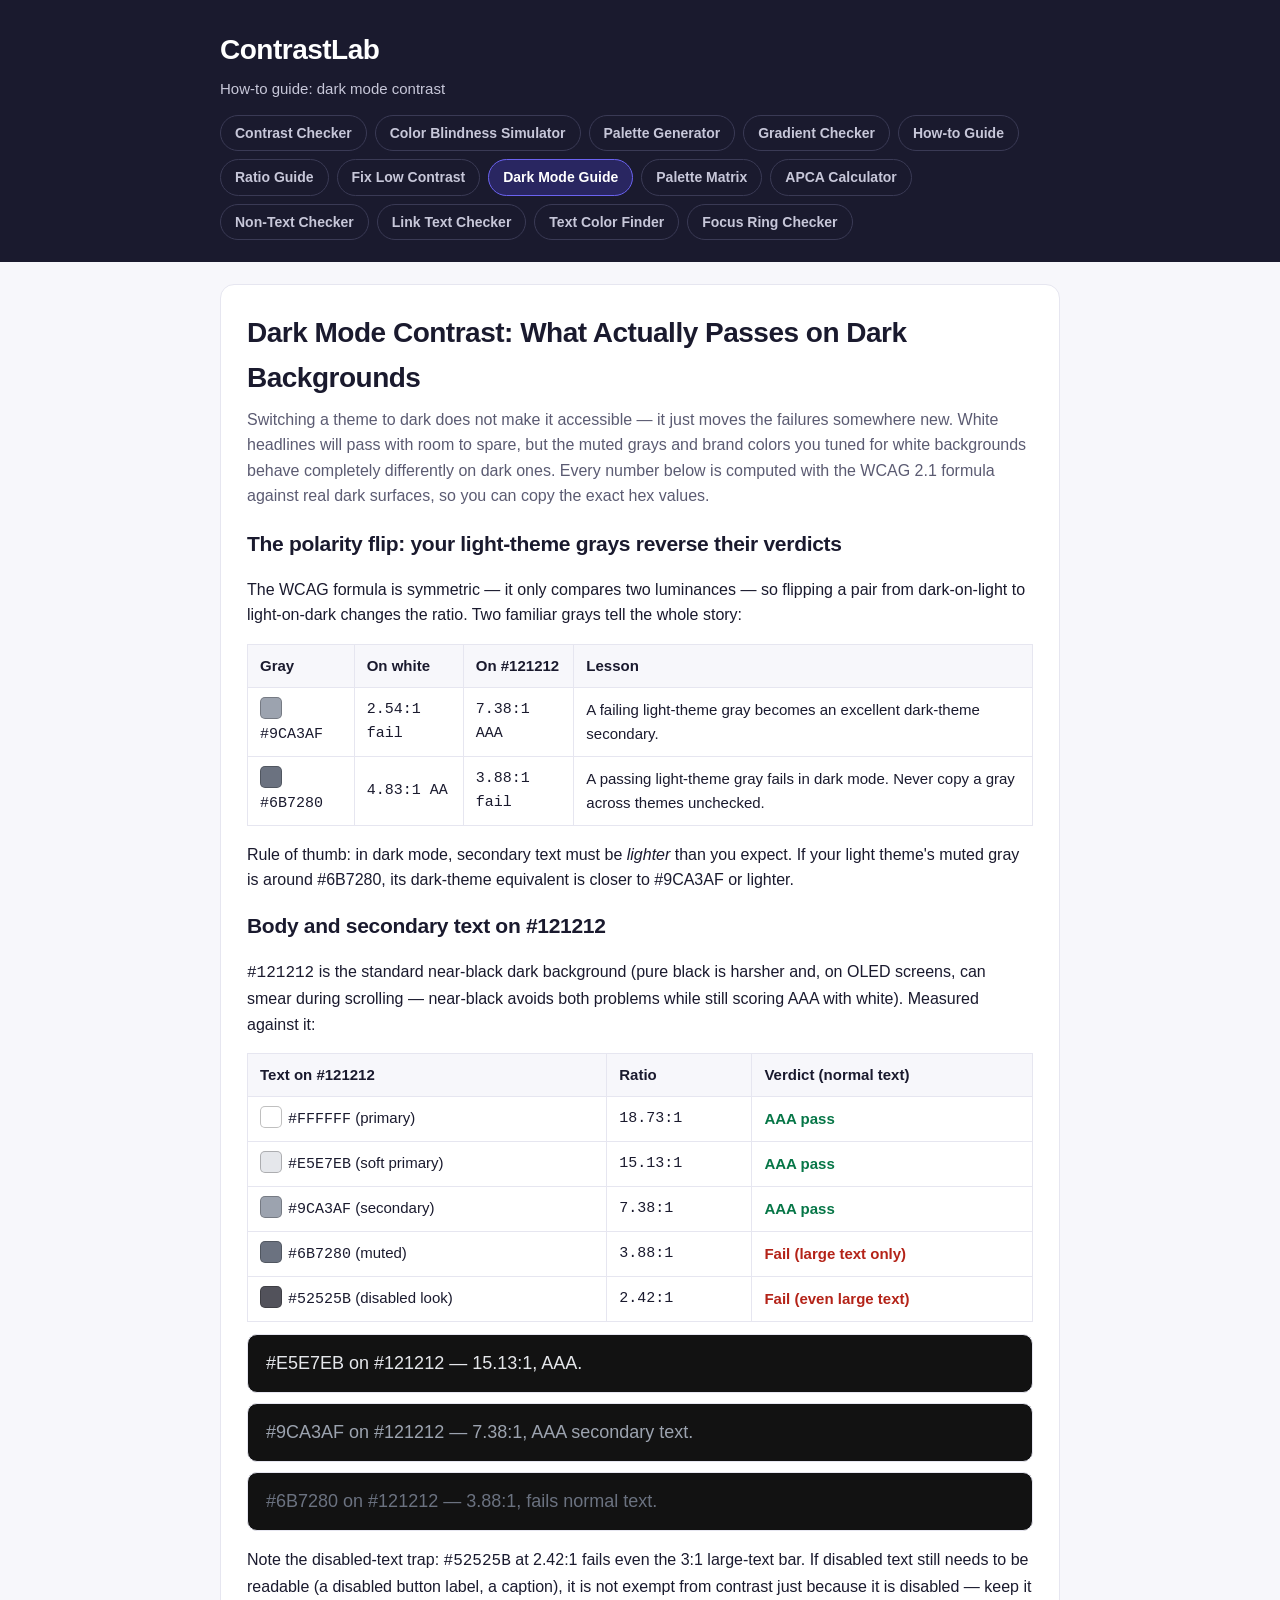
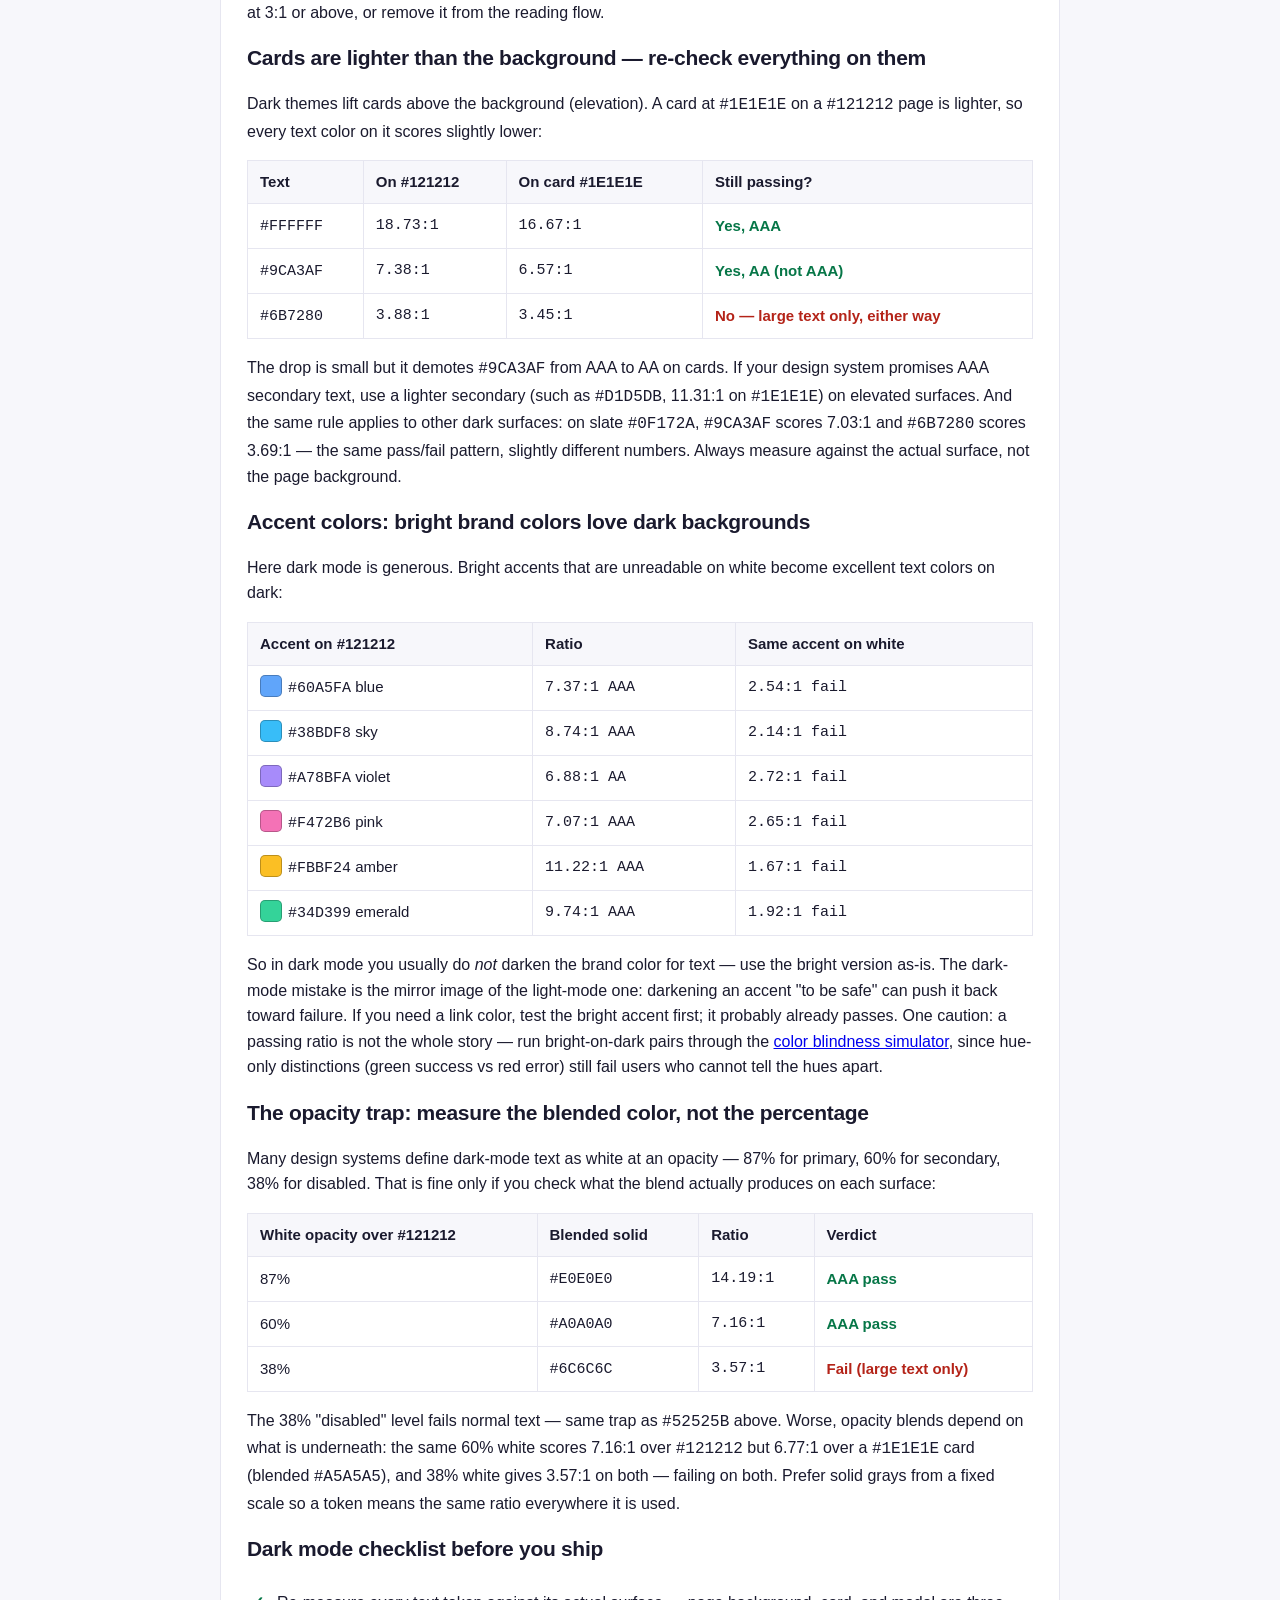
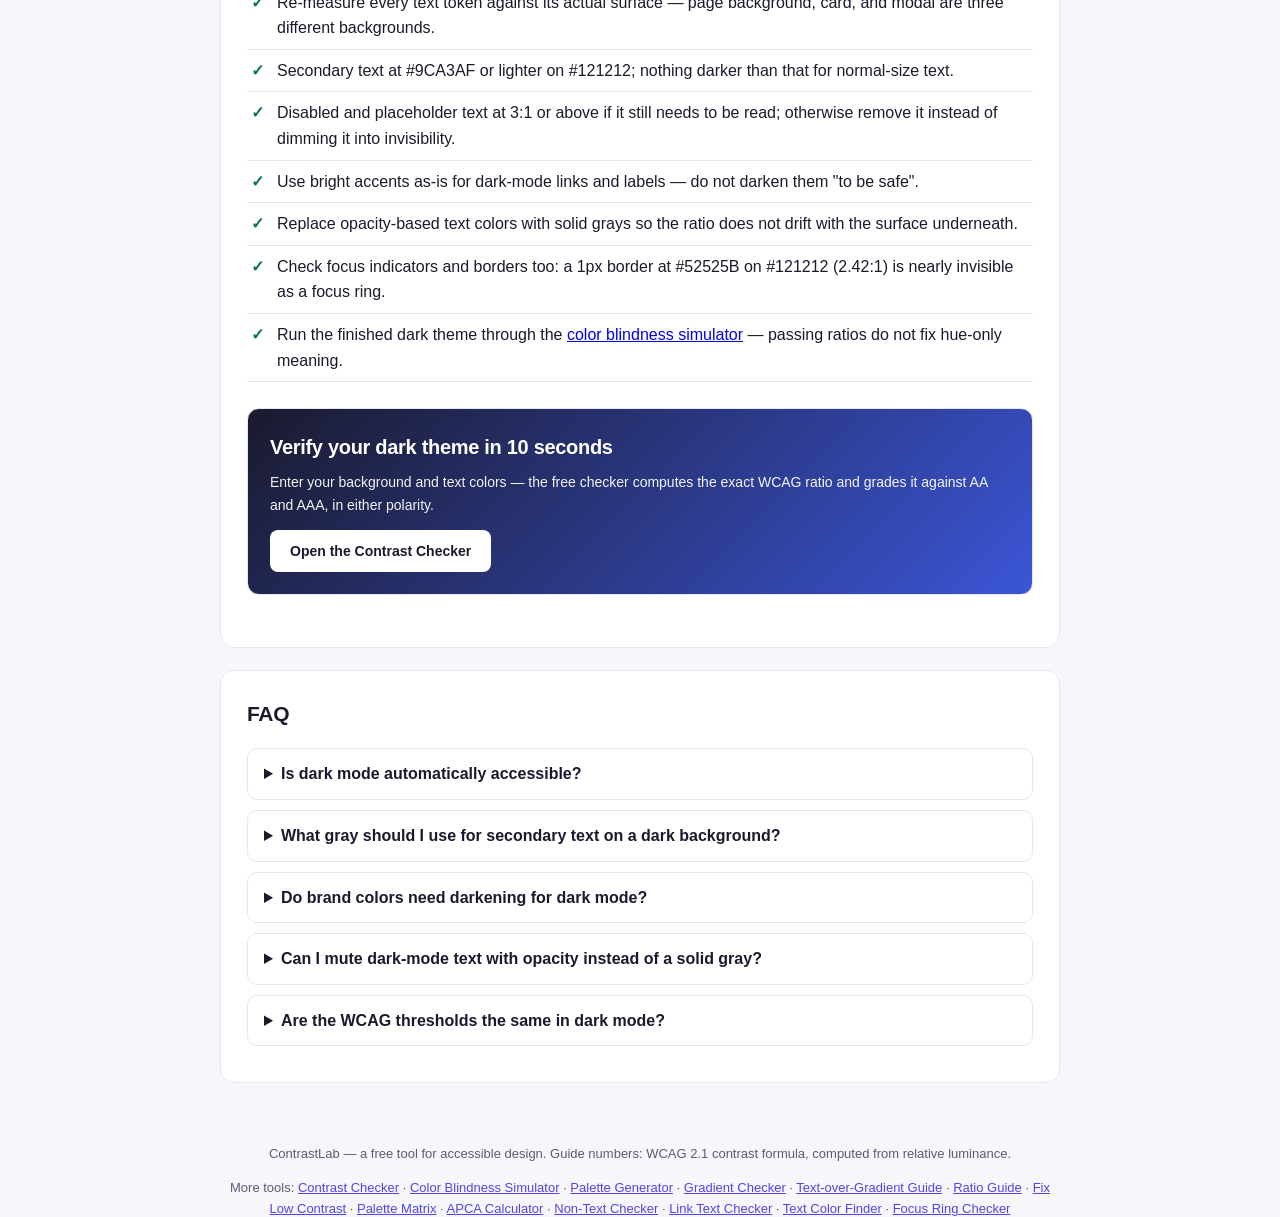
<file: dark-mode-contrast-guide/index.html>
<!DOCTYPE html>
<html lang="en">
<head>
<meta charset="UTF-8">
<meta name="viewport" content="width=device-width, initial-scale=1.0">
<title>Dark Mode Contrast: What Actually Passes on Dark Backgrounds | ContrastLab</title>
<meta name="description" content="Dark mode does not automatically pass accessibility. See which grays, accents, and opacity levels actually pass WCAG on #121212 and card surfaces — every ratio computed with the WCAG formula, including the polarity flip that surprises most designers.">
<meta name="keywords" content="dark mode contrast, dark mode accessibility, wcag dark mode, dark background text contrast, dark theme color contrast, gray on dark background">
<meta property="og:title" content="Dark Mode Contrast: What Actually Passes on Dark Backgrounds | ContrastLab">
<meta property="og:description" content="Which text colors pass WCAG on dark backgrounds — with real ratios for #121212, card surfaces, accents, and opacity levels.">
<meta property="og:type" content="website">
<meta property="og:url" content="https://contrast.mimito6.uk/dark-mode-contrast-guide">
<link rel="canonical" href="https://contrast.mimito6.uk/dark-mode-contrast-guide">
<link rel="stylesheet" href="../styles.css">
<style>
.num-table { width: 100%; border-collapse: collapse; margin: 14px 0; font-size: 14px; }
.num-table th, .num-table td { border: 1px solid var(--line); padding: 9px 12px; text-align: left; }
.num-table th { background: #f7f7fb; font-weight: 700; }
.num-table td.mono, .mono { font-family: ui-monospace, monospace; }
.num-table .fail { color: #b42318; font-weight: 700; }
.num-table .pass { color: #067647; font-weight: 700; }
.swatch { display: inline-block; width: 22px; height: 22px; border-radius: 5px; border: 1px solid rgba(0,0,0,.25); vertical-align: -5px; margin-right: 6px; }
.guide-cta { border: 1px solid var(--line); border-radius: 12px; padding: 22px; margin: 26px 0; background: linear-gradient(135deg, #1a1a2e, #3b55d6); color: #fff; }
.guide-cta h2 { margin: 0 0 8px; font-size: 20px; color: #fff; }
.guide-cta p { margin: 0 0 14px; font-size: 14px; opacity: .95; }
.guide-cta a.btn { display: inline-block; background: #fff; color: #1a1a2e; font-weight: 700; padding: 10px 20px; border-radius: 8px; text-decoration: none; font-size: 14px; }
.demo-line { border: 1px solid var(--line); border-radius: 10px; padding: 14px 18px; margin: 10px 0; font-size: 18px; }
.checklist { list-style: none; padding: 0; }
.checklist li { padding: 8px 0 8px 30px; position: relative; border-bottom: 1px solid var(--line); }
.checklist li::before { content: "✓"; position: absolute; left: 4px; color: #067647; font-weight: 800; }
code { font-family: ui-monospace, monospace; font-size: 13px; }
</style>
<script type="application/ld+json">
{
  "@context": "https://schema.org",
  "@type": "Article",
  "headline": "Dark Mode Contrast: What Actually Passes on Dark Backgrounds",
  "description": "Which text colors pass WCAG on dark backgrounds: body and secondary grays, accent colors, card surfaces, and opacity levels, each with ratios computed with the WCAG 2.1 formula.",
  "author": { "@type": "Organization", "name": "ContrastLab" },
  "publisher": { "@type": "Organization", "name": "ContrastLab" },
  "mainEntityOfPage": "https://contrast.mimito6.uk/dark-mode-contrast-guide",
  "inLanguage": "en"
}
</script>
<script type="application/ld+json">
{
  "@context": "https://schema.org",
  "@type": "FAQPage",
  "mainEntity": [
    {"@type": "Question", "name": "Is dark mode automatically accessible?",
     "acceptedAnswer": {"@type": "Answer", "text": "No. White text on a dark background usually passes easily, but secondary and muted text often fails: gray #6B7280 on #121212 scores 3.88:1, below the 4.5:1 AA bar for normal text, and #52525B scores only 2.42:1. Dark mode still needs measuring."}},
    {"@type": "Question", "name": "What gray should I use for secondary text on a dark background?",
     "acceptedAnswer": {"@type": "Answer", "text": "Use #9CA3AF or lighter. On #121212, #9CA3AF scores 7.38:1 (AAA) and #E5E7EB scores 15.13:1, while #6B7280 at 3.88:1 fails normal text. Do not carry a light-theme muted gray into dark mode without re-checking it."}},
    {"@type": "Question", "name": "Do brand colors need darkening for dark mode?",
     "acceptedAnswer": {"@type": "Answer", "text": "Usually the opposite: bright accents that fail on white pass easily on dark. Blue #60A5FA scores 2.54:1 on white (fail) but 7.37:1 on #121212 (AAA). In dark mode you can often use the bright brand color as-is for text."}},
    {"@type": "Question", "name": "Can I mute dark-mode text with opacity instead of a solid gray?",
     "acceptedAnswer": {"@type": "Answer", "text": "You can, but measure the result, not the opacity. White at 60% opacity over #121212 blends to solid #A0A0A0 and scores 7.16:1 (AAA), while white at 38% blends to #6C6C6C and scores only 3.57:1 (fail). Prefer a solid gray so the ratio is the same on every surface."}},
    {"@type": "Question", "name": "Are the WCAG thresholds the same in dark mode?",
     "acceptedAnswer": {"@type": "Answer", "text": "Yes — 4.5:1 for normal text at AA, 3:1 for large text, 7:1 for normal text at AAA. The formula is symmetric: it only cares about the two luminances, not which one is darker. A pair that passes in one polarity must be re-measured in the other."}}
  ]
}
</script>
</head>
<body>
<header class="site-header">
  <div class="wrap">
    <div class="brand"><a href="/" class="brand-link">ContrastLab</a></div>
    <p class="tagline">How-to guide: dark mode contrast</p>
    <nav class="site-nav" aria-label="Tools">
      <a href="/">Contrast Checker</a>
      <a href="/color-blindness-simulator">Color Blindness Simulator</a>
      <a href="/palette-generator">Palette Generator</a>
      <a href="/gradient-checker">Gradient Checker</a>
      <a href="/text-over-gradient-guide">How-to Guide</a>
      <a href="/wcag-contrast-ratio-explained">Ratio Guide</a>
      <a href="/fix-low-contrast">Fix Low Contrast</a>
      <a href="/dark-mode-contrast-guide" class="active">Dark Mode Guide</a>
      <a href="/palette-contrast-matrix">Palette Matrix</a>
      <a href="/apca-calculator">APCA Calculator</a>
      <a href="/non-text-contrast">Non-Text Checker</a>
      <a href="/link-text-contrast">Link Text Checker</a>
          <a href="/text-color-finder">Text Color Finder</a>
          <a href="/focus-indicator-contrast">Focus Ring Checker</a>
    </nav>
  </div>
</header>

<main class="wrap">
  <article class="guide">
    <h1 class="page-title">Dark Mode Contrast: What Actually Passes on Dark Backgrounds</h1>
    <p class="page-intro">Switching a theme to dark does not make it accessible — it just moves the failures somewhere new. White headlines will pass with room to spare, but the muted grays and brand colors you tuned for white backgrounds behave completely differently on dark ones. Every number below is computed with the WCAG 2.1 formula against real dark surfaces, so you can copy the exact hex values.</p>

    <h2 class="sub-h">The polarity flip: your light-theme grays reverse their verdicts</h2>
    <p>The WCAG formula is symmetric — it only compares two luminances — so flipping a pair from dark-on-light to light-on-dark changes the ratio. Two familiar grays tell the whole story:</p>
    <table class="num-table">
      <thead><tr><th>Gray</th><th>On white</th><th>On #121212</th><th>Lesson</th></tr></thead>
      <tbody>
        <tr><td><span class="swatch" style="background:#9ca3af"></span><span class="mono">#9CA3AF</span></td><td class="mono">2.54:1 fail</td><td class="mono">7.38:1 AAA</td><td>A failing light-theme gray becomes an excellent dark-theme secondary.</td></tr>
        <tr><td><span class="swatch" style="background:#6b7280"></span><span class="mono">#6B7280</span></td><td class="mono">4.83:1 AA</td><td class="mono">3.88:1 fail</td><td>A passing light-theme gray fails in dark mode. Never copy a gray across themes unchecked.</td></tr>
      </tbody>
    </table>
    <p>Rule of thumb: in dark mode, secondary text must be <em>lighter</em> than you expect. If your light theme's muted gray is around #6B7280, its dark-theme equivalent is closer to #9CA3AF or lighter.</p>

    <h2 class="sub-h">Body and secondary text on #121212</h2>
    <p><span class="mono">#121212</span> is the standard near-black dark background (pure black is harsher and, on OLED screens, can smear during scrolling — near-black avoids both problems while still scoring AAA with white). Measured against it:</p>
    <table class="num-table">
      <thead><tr><th>Text on #121212</th><th>Ratio</th><th>Verdict (normal text)</th></tr></thead>
      <tbody>
        <tr><td><span class="swatch" style="background:#ffffff"></span><span class="mono">#FFFFFF</span> (primary)</td><td class="mono">18.73:1</td><td class="pass">AAA pass</td></tr>
        <tr><td><span class="swatch" style="background:#e5e7eb"></span><span class="mono">#E5E7EB</span> (soft primary)</td><td class="mono">15.13:1</td><td class="pass">AAA pass</td></tr>
        <tr><td><span class="swatch" style="background:#9ca3af"></span><span class="mono">#9CA3AF</span> (secondary)</td><td class="mono">7.38:1</td><td class="pass">AAA pass</td></tr>
        <tr><td><span class="swatch" style="background:#6b7280"></span><span class="mono">#6B7280</span> (muted)</td><td class="mono">3.88:1</td><td class="fail">Fail (large text only)</td></tr>
        <tr><td><span class="swatch" style="background:#52525b"></span><span class="mono">#52525B</span> (disabled look)</td><td class="mono">2.42:1</td><td class="fail">Fail (even large text)</td></tr>
      </tbody>
    </table>
    <div class="demo-line" style="color:#e5e7eb; background:#121212;">#E5E7EB on #121212 — 15.13:1, AAA.</div>
    <div class="demo-line" style="color:#9ca3af; background:#121212;">#9CA3AF on #121212 — 7.38:1, AAA secondary text.</div>
    <div class="demo-line" style="color:#6b7280; background:#121212;">#6B7280 on #121212 — 3.88:1, fails normal text.</div>
    <p>Note the disabled-text trap: <span class="mono">#52525B</span> at 2.42:1 fails even the 3:1 large-text bar. If disabled text still needs to be readable (a disabled button label, a caption), it is not exempt from contrast just because it is disabled — keep it at 3:1 or above, or remove it from the reading flow.</p>

    <h2 class="sub-h">Cards are lighter than the background — re-check everything on them</h2>
    <p>Dark themes lift cards above the background (elevation). A card at <span class="mono">#1E1E1E</span> on a <span class="mono">#121212</span> page is lighter, so every text color on it scores slightly lower:</p>
    <table class="num-table">
      <thead><tr><th>Text</th><th>On #121212</th><th>On card #1E1E1E</th><th>Still passing?</th></tr></thead>
      <tbody>
        <tr><td><span class="mono">#FFFFFF</span></td><td class="mono">18.73:1</td><td class="mono">16.67:1</td><td class="pass">Yes, AAA</td></tr>
        <tr><td><span class="mono">#9CA3AF</span></td><td class="mono">7.38:1</td><td class="mono">6.57:1</td><td class="pass">Yes, AA (not AAA)</td></tr>
        <tr><td><span class="mono">#6B7280</span></td><td class="mono">3.88:1</td><td class="mono">3.45:1</td><td class="fail">No — large text only, either way</td></tr>
      </tbody>
    </table>
    <p>The drop is small but it demotes <span class="mono">#9CA3AF</span> from AAA to AA on cards. If your design system promises AAA secondary text, use a lighter secondary (such as <span class="mono">#D1D5DB</span>, 11.31:1 on <span class="mono">#1E1E1E</span>) on elevated surfaces. And the same rule applies to other dark surfaces: on slate <span class="mono">#0F172A</span>, <span class="mono">#9CA3AF</span> scores 7.03:1 and <span class="mono">#6B7280</span> scores 3.69:1 — the same pass/fail pattern, slightly different numbers. Always measure against the actual surface, not the page background.</p>

    <h2 class="sub-h">Accent colors: bright brand colors love dark backgrounds</h2>
    <p>Here dark mode is generous. Bright accents that are unreadable on white become excellent text colors on dark:</p>
    <table class="num-table">
      <thead><tr><th>Accent on #121212</th><th>Ratio</th><th>Same accent on white</th></tr></thead>
      <tbody>
        <tr><td><span class="swatch" style="background:#60a5fa"></span><span class="mono">#60A5FA</span> blue</td><td class="mono">7.37:1 AAA</td><td class="mono">2.54:1 fail</td></tr>
        <tr><td><span class="swatch" style="background:#38bdf8"></span><span class="mono">#38BDF8</span> sky</td><td class="mono">8.74:1 AAA</td><td class="mono">2.14:1 fail</td></tr>
        <tr><td><span class="swatch" style="background:#a78bfa"></span><span class="mono">#A78BFA</span> violet</td><td class="mono">6.88:1 AA</td><td class="mono">2.72:1 fail</td></tr>
        <tr><td><span class="swatch" style="background:#f472b6"></span><span class="mono">#F472B6</span> pink</td><td class="mono">7.07:1 AAA</td><td class="mono">2.65:1 fail</td></tr>
        <tr><td><span class="swatch" style="background:#fbbf24"></span><span class="mono">#FBBF24</span> amber</td><td class="mono">11.22:1 AAA</td><td class="mono">1.67:1 fail</td></tr>
        <tr><td><span class="swatch" style="background:#34d399"></span><span class="mono">#34D399</span> emerald</td><td class="mono">9.74:1 AAA</td><td class="mono">1.92:1 fail</td></tr>
      </tbody>
    </table>
    <p>So in dark mode you usually do <em>not</em> darken the brand color for text — use the bright version as-is. The dark-mode mistake is the mirror image of the light-mode one: darkening an accent "to be safe" can push it back toward failure. If you need a link color, test the bright accent first; it probably already passes. One caution: a passing ratio is not the whole story — run bright-on-dark pairs through the <a href="/color-blindness-simulator">color blindness simulator</a>, since hue-only distinctions (green success vs red error) still fail users who cannot tell the hues apart.</p>

    <h2 class="sub-h">The opacity trap: measure the blended color, not the percentage</h2>
    <p>Many design systems define dark-mode text as white at an opacity — 87% for primary, 60% for secondary, 38% for disabled. That is fine only if you check what the blend actually produces on each surface:</p>
    <table class="num-table">
      <thead><tr><th>White opacity over #121212</th><th>Blended solid</th><th>Ratio</th><th>Verdict</th></tr></thead>
      <tbody>
        <tr><td>87%</td><td><span class="mono">#E0E0E0</span></td><td class="mono">14.19:1</td><td class="pass">AAA pass</td></tr>
        <tr><td>60%</td><td><span class="mono">#A0A0A0</span></td><td class="mono">7.16:1</td><td class="pass">AAA pass</td></tr>
        <tr><td>38%</td><td><span class="mono">#6C6C6C</span></td><td class="mono">3.57:1</td><td class="fail">Fail (large text only)</td></tr>
      </tbody>
    </table>
    <p>The 38% "disabled" level fails normal text — same trap as <span class="mono">#52525B</span> above. Worse, opacity blends depend on what is underneath: the same 60% white scores 7.16:1 over <span class="mono">#121212</span> but 6.77:1 over a <span class="mono">#1E1E1E</span> card (blended <span class="mono">#A5A5A5</span>), and 38% white gives 3.57:1 on both — failing on both. Prefer solid grays from a fixed scale so a token means the same ratio everywhere it is used.</p>

    <h2 class="sub-h">Dark mode checklist before you ship</h2>
    <ul class="checklist">
      <li>Re-measure every text token against its actual surface — page background, card, and modal are three different backgrounds.</li>
      <li>Secondary text at #9CA3AF or lighter on #121212; nothing darker than that for normal-size text.</li>
      <li>Disabled and placeholder text at 3:1 or above if it still needs to be read; otherwise remove it instead of dimming it into invisibility.</li>
      <li>Use bright accents as-is for dark-mode links and labels — do not darken them "to be safe".</li>
      <li>Replace opacity-based text colors with solid grays so the ratio does not drift with the surface underneath.</li>
      <li>Check focus indicators and borders too: a 1px border at #52525B on #121212 (2.42:1) is nearly invisible as a focus ring.</li>
      <li>Run the finished dark theme through the <a href="/color-blindness-simulator">color blindness simulator</a> — passing ratios do not fix hue-only meaning.</li>
    </ul>

    <div class="guide-cta">
      <h2>Verify your dark theme in 10 seconds</h2>
      <p>Enter your background and text colors — the free checker computes the exact WCAG ratio and grades it against AA and AAA, in either polarity.</p>
      <a class="btn" href="/">Open the Contrast Checker</a>
    </div>
  </article>

  <section class="faq" aria-label="FAQ">
    <h2>FAQ</h2>
    <details><summary>Is dark mode automatically accessible?</summary>
      <p>No. White headlines pass easily, but secondary text often fails: gray #6B7280 on #121212 scores 3.88:1, below the 4.5:1 AA bar for normal text, and #52525B scores only 2.42:1. Dark mode still needs measuring.</p></details>
    <details><summary>What gray should I use for secondary text on a dark background?</summary>
      <p>Use #9CA3AF or lighter. On #121212, #9CA3AF scores 7.38:1 (AAA) and #E5E7EB scores 15.13:1, while #6B7280 at 3.88:1 fails normal text. Do not carry a light-theme muted gray into dark mode without re-checking it.</p></details>
    <details><summary>Do brand colors need darkening for dark mode?</summary>
      <p>Usually the opposite: bright accents that fail on white pass easily on dark. Blue #60A5FA scores 2.54:1 on white (fail) but 7.37:1 on #121212 (AAA). In dark mode you can often use the bright brand color as-is for text.</p></details>
    <details><summary>Can I mute dark-mode text with opacity instead of a solid gray?</summary>
      <p>You can, but measure the result, not the opacity. White at 60% opacity over #121212 blends to solid #A0A0A0 and scores 7.16:1 (AAA), while white at 38% blends to #6C6C6C and scores only 3.57:1 (fail). Prefer a solid gray so the ratio is the same on every surface.</p></details>
    <details><summary>Are the WCAG thresholds the same in dark mode?</summary>
      <p>Yes — 4.5:1 for normal text at AA, 3:1 for large text, 7:1 for normal text at AAA. The formula is symmetric: it only cares about the two luminances, not which one is darker. A pair that passes in one polarity must be re-measured in the other.</p></details>
  </section>
</main>

<footer class="site-footer">
  <div class="wrap">
    <p>ContrastLab — a free tool for accessible design. Guide numbers: WCAG 2.1 contrast formula, computed from relative luminance.</p>
    <p class="footer-tools">More tools: <a href="/">Contrast Checker</a> &middot; <a href="/color-blindness-simulator">Color Blindness Simulator</a> &middot; <a href="/palette-generator">Palette Generator</a> &middot; <a href="/gradient-checker">Gradient Checker</a> &middot; <a href="/text-over-gradient-guide">Text-over-Gradient Guide</a> &middot; <a href="/wcag-contrast-ratio-explained">Ratio Guide</a> &middot; <a href="/fix-low-contrast">Fix Low Contrast</a> &middot; <a href="/palette-contrast-matrix">Palette Matrix</a> &middot; <a href="/apca-calculator">APCA Calculator</a> &middot; <a href="/non-text-contrast">Non-Text Checker</a> &middot; <a href="/link-text-contrast">Link Text Checker</a> &middot; <a href="/text-color-finder">Text Color Finder</a> &middot; <a href="/focus-indicator-contrast">Focus Ring Checker</a></p>
  </div>
</footer>
</body>
</html>
</file>
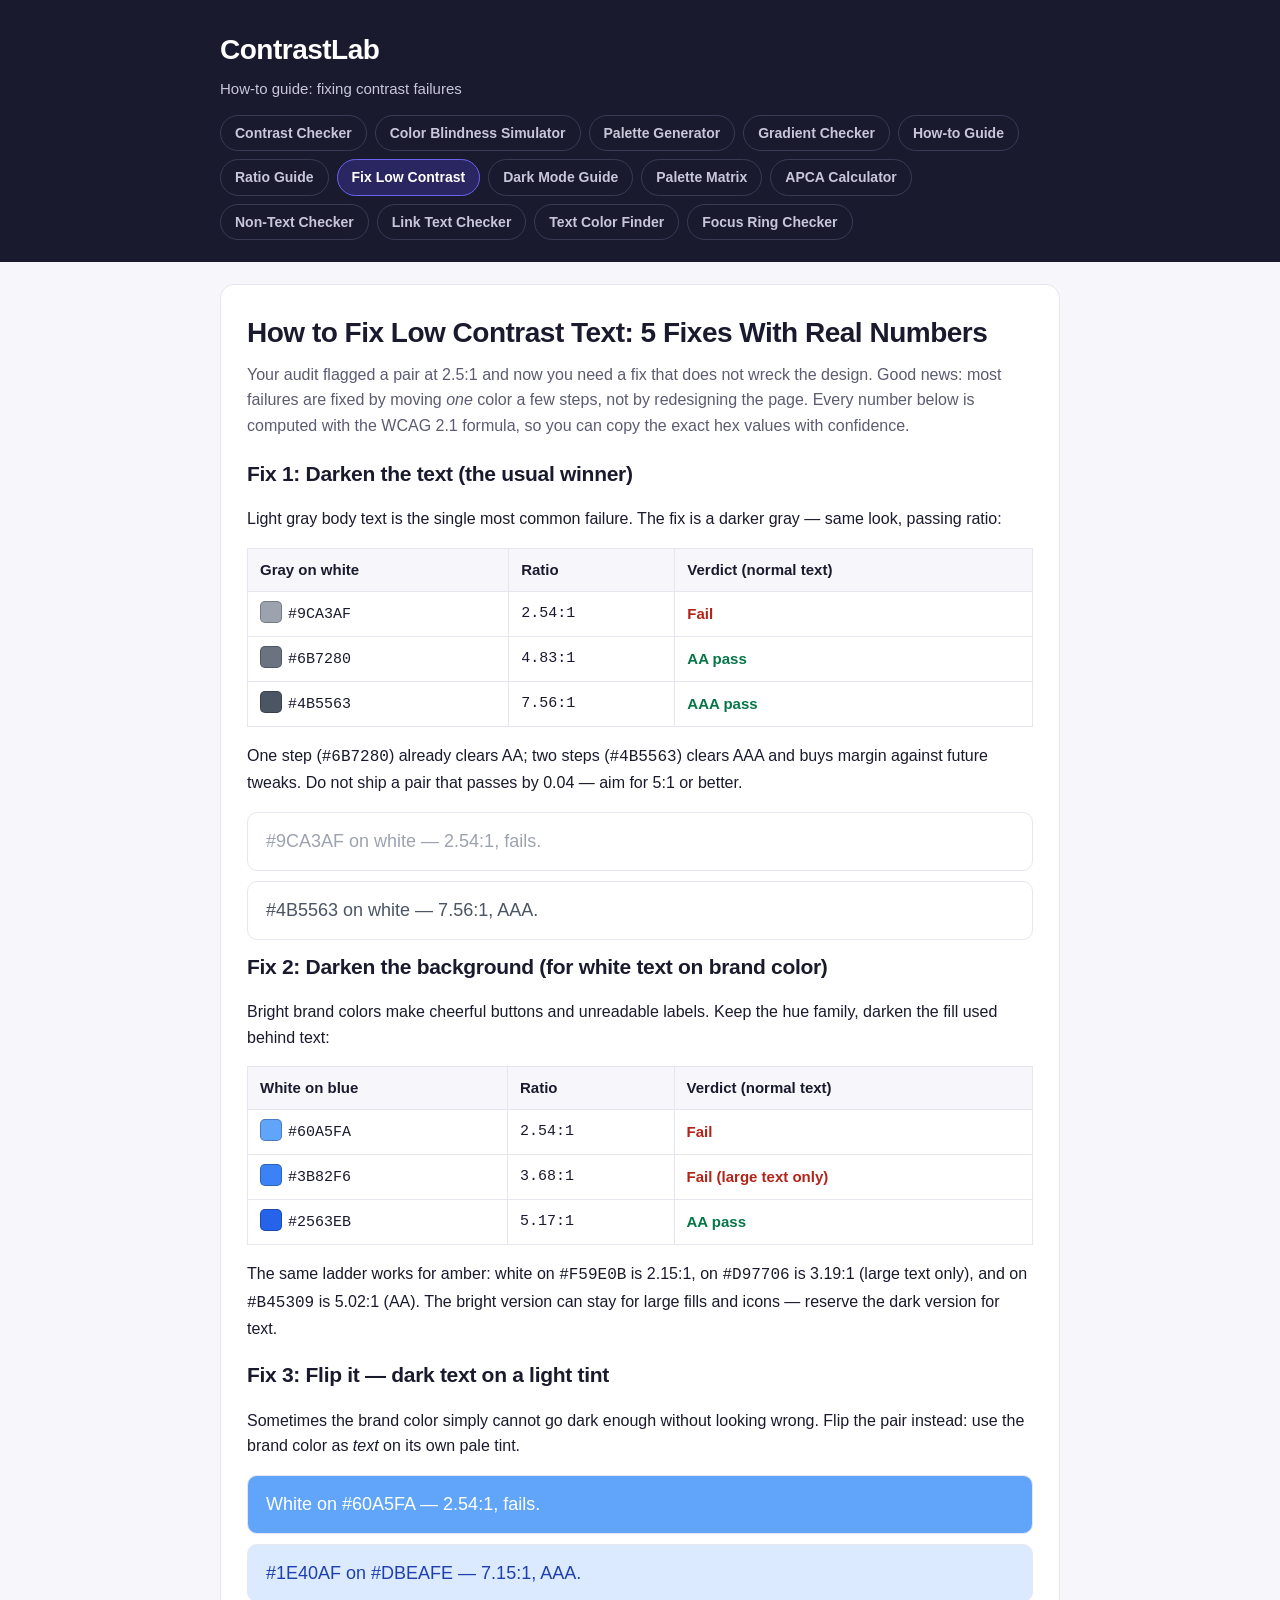
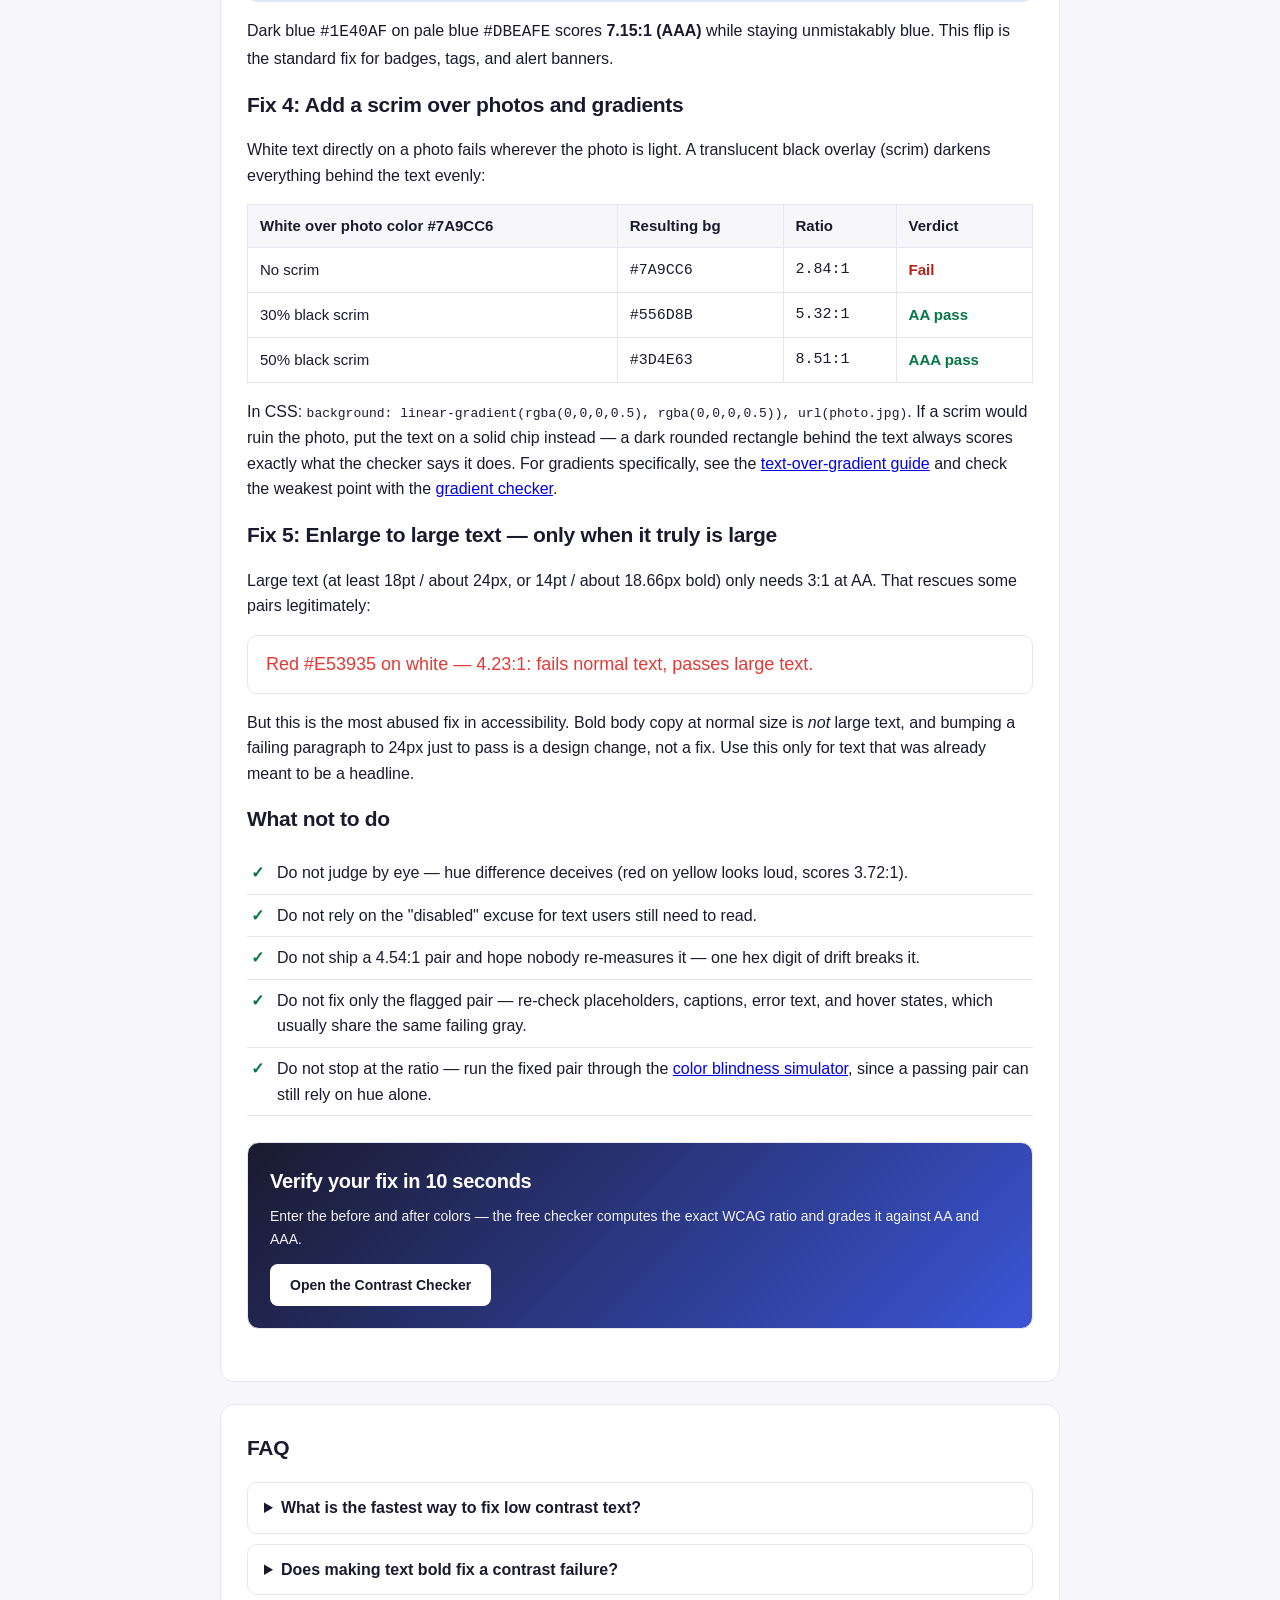
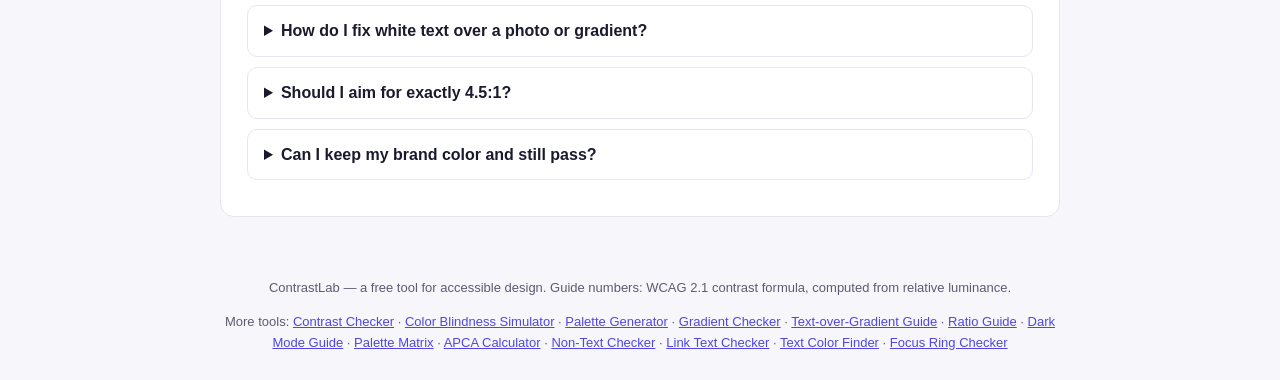
<file: fix-low-contrast/index.html>
<!DOCTYPE html>
<html lang="en">
<head>
<meta charset="UTF-8">
<meta name="viewport" content="width=device-width, initial-scale=1.0">
<title>How to Fix Low Contrast Text: 5 Fixes With Real Numbers | ContrastLab</title>
<meta name="description" content="Your text failed the WCAG contrast check. Here are 5 fixes that actually work — darken the text, darken the background, flip to a light tint, add a scrim, or enlarge to large text — each shown with before-and-after ratios computed with the WCAG formula.">
<meta name="keywords" content="how to fix low contrast, fix contrast ratio, improve text contrast, wcag contrast fix, darken text for accessibility, contrast scrim">
<meta property="og:title" content="How to Fix Low Contrast Text | ContrastLab">
<meta property="og:description" content="Five fixes for failing contrast, each with before-and-after ratios computed with the WCAG formula — no guesswork.">
<meta property="og:type" content="website">
<meta property="og:url" content="https://contrast.mimito6.uk/fix-low-contrast">
<link rel="canonical" href="https://contrast.mimito6.uk/fix-low-contrast">
<link rel="stylesheet" href="../styles.css">
<style>
.num-table { width: 100%; border-collapse: collapse; margin: 14px 0; font-size: 14px; }
.num-table th, .num-table td { border: 1px solid var(--line); padding: 9px 12px; text-align: left; }
.num-table th { background: #f7f7fb; font-weight: 700; }
.num-table td.mono, .mono { font-family: ui-monospace, monospace; }
.num-table .fail { color: #b42318; font-weight: 700; }
.num-table .pass { color: #067647; font-weight: 700; }
.swatch { display: inline-block; width: 22px; height: 22px; border-radius: 5px; border: 1px solid rgba(0,0,0,.25); vertical-align: -5px; margin-right: 6px; }
.guide-cta { border: 1px solid var(--line); border-radius: 12px; padding: 22px; margin: 26px 0; background: linear-gradient(135deg, #1a1a2e, #3b55d6); color: #fff; }
.guide-cta h2 { margin: 0 0 8px; font-size: 20px; color: #fff; }
.guide-cta p { margin: 0 0 14px; font-size: 14px; opacity: .95; }
.guide-cta a.btn { display: inline-block; background: #fff; color: #1a1a2e; font-weight: 700; padding: 10px 20px; border-radius: 8px; text-decoration: none; font-size: 14px; }
.demo-line { border: 1px solid var(--line); border-radius: 10px; padding: 14px 18px; margin: 10px 0; font-size: 18px; }
.checklist { list-style: none; padding: 0; }
.checklist li { padding: 8px 0 8px 30px; position: relative; border-bottom: 1px solid var(--line); }
.checklist li::before { content: "✓"; position: absolute; left: 4px; color: #067647; font-weight: 800; }
code { font-family: ui-monospace, monospace; font-size: 13px; }
</style>
<script type="application/ld+json">
{
  "@context": "https://schema.org",
  "@type": "Article",
  "headline": "How to Fix Low Contrast Text: 5 Fixes With Real Numbers",
  "description": "Five practical fixes for text that fails WCAG contrast: darken the text, darken the background, flip to a dark-on-light tint, add a scrim over images, or enlarge to large text — each with before-and-after ratios.",
  "author": { "@type": "Organization", "name": "ContrastLab" },
  "publisher": { "@type": "Organization", "name": "ContrastLab" },
  "mainEntityOfPage": "https://contrast.mimito6.uk/fix-low-contrast",
  "inLanguage": "en"
}
</script>
<script type="application/ld+json">
{
  "@context": "https://schema.org",
  "@type": "FAQPage",
  "mainEntity": [
    {"@type": "Question", "name": "What is the fastest way to fix low contrast text?",
     "acceptedAnswer": {"@type": "Answer", "text": "Darken the text one or two steps until the ratio clears 4.5:1 with margin. For example, gray #9CA3AF on white scores 2.54:1, but #6B7280 scores 4.83:1 (AA) and #4B5563 scores 7.56:1 (AAA) — the same design, just darker text."}},
    {"@type": "Question", "name": "Does making text bold fix a contrast failure?",
     "acceptedAnswer": {"@type": "Answer", "text": "Only if the text becomes genuinely large text: at least 18pt (about 24px), or 14pt (about 18.66px) bold, which lowers the AA bar from 4.5:1 to 3:1. Bold body copy at normal size does not change the requirement."}},
    {"@type": "Question", "name": "How do I fix white text over a photo or gradient?",
     "acceptedAnswer": {"@type": "Answer", "text": "Add a dark scrim (a translucent black overlay) or put the text on a solid chip. White on a mid-blue photo color #7A9CC6 scores 2.84:1; a 30% black scrim darkens it to #556D8B for 5.32:1 (AA), and a 50% scrim reaches #3D4E63 for 8.51:1 (AAA)."}},
    {"@type": "Question", "name": "Should I aim for exactly 4.5:1?",
     "acceptedAnswer": {"@type": "Answer", "text": "No — aim above it with margin. A pair at 4.54:1 passes today and fails after the next designer tweaks one hex digit. 7:1 (AAA) for body text, or at least 5:1, leaves room for future edits."}},
    {"@type": "Question", "name": "Can I keep my brand color and still pass?",
     "acceptedAnswer": {"@type": "Answer", "text": "Often yes, by darkening the brand color for text use while keeping the bright version for large fills and icons. White on brand blue #60A5FA scores 2.54:1, but white on the darker #2563EB scores 5.17:1 — same hue family, passing text."}}
  ]
}
</script>
</head>
<body>
<header class="site-header">
  <div class="wrap">
    <div class="brand"><a href="/" class="brand-link">ContrastLab</a></div>
    <p class="tagline">How-to guide: fixing contrast failures</p>
    <nav class="site-nav" aria-label="Tools">
      <a href="/">Contrast Checker</a>
      <a href="/color-blindness-simulator">Color Blindness Simulator</a>
      <a href="/palette-generator">Palette Generator</a>
      <a href="/gradient-checker">Gradient Checker</a>
      <a href="/text-over-gradient-guide">How-to Guide</a>
      <a href="/wcag-contrast-ratio-explained">Ratio Guide</a>
      <a href="/fix-low-contrast" class="active">Fix Low Contrast</a>
      <a href="/dark-mode-contrast-guide">Dark Mode Guide</a>
      <a href="/palette-contrast-matrix">Palette Matrix</a>
      <a href="/apca-calculator">APCA Calculator</a>
      <a href="/non-text-contrast">Non-Text Checker</a>
      <a href="/link-text-contrast">Link Text Checker</a>
          <a href="/text-color-finder">Text Color Finder</a>
          <a href="/focus-indicator-contrast">Focus Ring Checker</a>
    </nav>
  </div>
</header>

<main class="wrap">
  <article class="guide">
    <h1 class="page-title">How to Fix Low Contrast Text: 5 Fixes With Real Numbers</h1>
    <p class="page-intro">Your audit flagged a pair at 2.5:1 and now you need a fix that does not wreck the design. Good news: most failures are fixed by moving <em>one</em> color a few steps, not by redesigning the page. Every number below is computed with the WCAG 2.1 formula, so you can copy the exact hex values with confidence.</p>

    <h2 class="sub-h">Fix 1: Darken the text (the usual winner)</h2>
    <p>Light gray body text is the single most common failure. The fix is a darker gray — same look, passing ratio:</p>
    <table class="num-table">
      <thead><tr><th>Gray on white</th><th>Ratio</th><th>Verdict (normal text)</th></tr></thead>
      <tbody>
        <tr><td><span class="swatch" style="background:#9ca3af"></span><span class="mono">#9CA3AF</span></td><td class="mono">2.54:1</td><td class="fail">Fail</td></tr>
        <tr><td><span class="swatch" style="background:#6b7280"></span><span class="mono">#6B7280</span></td><td class="mono">4.83:1</td><td class="pass">AA pass</td></tr>
        <tr><td><span class="swatch" style="background:#4b5563"></span><span class="mono">#4B5563</span></td><td class="mono">7.56:1</td><td class="pass">AAA pass</td></tr>
      </tbody>
    </table>
    <p>One step (<span class="mono">#6B7280</span>) already clears AA; two steps (<span class="mono">#4B5563</span>) clears AAA and buys margin against future tweaks. Do not ship a pair that passes by 0.04 — aim for 5:1 or better.</p>
    <div class="demo-line" style="color:#9ca3af; background:#ffffff;">#9CA3AF on white — 2.54:1, fails.</div>
    <div class="demo-line" style="color:#4b5563; background:#ffffff;">#4B5563 on white — 7.56:1, AAA.</div>

    <h2 class="sub-h">Fix 2: Darken the background (for white text on brand color)</h2>
    <p>Bright brand colors make cheerful buttons and unreadable labels. Keep the hue family, darken the fill used behind text:</p>
    <table class="num-table">
      <thead><tr><th>White on blue</th><th>Ratio</th><th>Verdict (normal text)</th></tr></thead>
      <tbody>
        <tr><td><span class="swatch" style="background:#60a5fa"></span><span class="mono">#60A5FA</span></td><td class="mono">2.54:1</td><td class="fail">Fail</td></tr>
        <tr><td><span class="swatch" style="background:#3b82f6"></span><span class="mono">#3B82F6</span></td><td class="mono">3.68:1</td><td class="fail">Fail (large text only)</td></tr>
        <tr><td><span class="swatch" style="background:#2563eb"></span><span class="mono">#2563EB</span></td><td class="mono">5.17:1</td><td class="pass">AA pass</td></tr>
      </tbody>
    </table>
    <p>The same ladder works for amber: white on <span class="mono">#F59E0B</span> is 2.15:1, on <span class="mono">#D97706</span> is 3.19:1 (large text only), and on <span class="mono">#B45309</span> is 5.02:1 (AA). The bright version can stay for large fills and icons — reserve the dark version for text.</p>

    <h2 class="sub-h">Fix 3: Flip it — dark text on a light tint</h2>
    <p>Sometimes the brand color simply cannot go dark enough without looking wrong. Flip the pair instead: use the brand color as <em>text</em> on its own pale tint.</p>
    <div class="demo-line" style="color:#ffffff; background:#60a5fa;">White on #60A5FA — 2.54:1, fails.</div>
    <div class="demo-line" style="color:#1e40af; background:#dbeafe;">#1E40AF on #DBEAFE — 7.15:1, AAA.</div>
    <p>Dark blue <span class="mono">#1E40AF</span> on pale blue <span class="mono">#DBEAFE</span> scores <strong>7.15:1 (AAA)</strong> while staying unmistakably blue. This flip is the standard fix for badges, tags, and alert banners.</p>

    <h2 class="sub-h">Fix 4: Add a scrim over photos and gradients</h2>
    <p>White text directly on a photo fails wherever the photo is light. A translucent black overlay (scrim) darkens everything behind the text evenly:</p>
    <table class="num-table">
      <thead><tr><th>White over photo color #7A9CC6</th><th>Resulting bg</th><th>Ratio</th><th>Verdict</th></tr></thead>
      <tbody>
        <tr><td>No scrim</td><td><span class="mono">#7A9CC6</span></td><td class="mono">2.84:1</td><td class="fail">Fail</td></tr>
        <tr><td>30% black scrim</td><td><span class="mono">#556D8B</span></td><td class="mono">5.32:1</td><td class="pass">AA pass</td></tr>
        <tr><td>50% black scrim</td><td><span class="mono">#3D4E63</span></td><td class="mono">8.51:1</td><td class="pass">AAA pass</td></tr>
      </tbody>
    </table>
    <p>In CSS: <code>background: linear-gradient(rgba(0,0,0,0.5), rgba(0,0,0,0.5)), url(photo.jpg)</code>. If a scrim would ruin the photo, put the text on a solid chip instead — a dark rounded rectangle behind the text always scores exactly what the checker says it does. For gradients specifically, see the <a href="/text-over-gradient-guide">text-over-gradient guide</a> and check the weakest point with the <a href="/gradient-checker">gradient checker</a>.</p>

    <h2 class="sub-h">Fix 5: Enlarge to large text — only when it truly is large</h2>
    <p>Large text (at least 18pt / about 24px, or 14pt / about 18.66px bold) only needs 3:1 at AA. That rescues some pairs legitimately:</p>
    <div class="demo-line" style="color:#e53935; background:#ffffff;">Red #E53935 on white — 4.23:1: fails normal text, passes large text.</div>
    <p>But this is the most abused fix in accessibility. Bold body copy at normal size is <em>not</em> large text, and bumping a failing paragraph to 24px just to pass is a design change, not a fix. Use this only for text that was already meant to be a headline.</p>

    <h2 class="sub-h">What not to do</h2>
    <ul class="checklist">
      <li>Do not judge by eye — hue difference deceives (red on yellow looks loud, scores 3.72:1).</li>
      <li>Do not rely on the "disabled" excuse for text users still need to read.</li>
      <li>Do not ship a 4.54:1 pair and hope nobody re-measures it — one hex digit of drift breaks it.</li>
      <li>Do not fix only the flagged pair — re-check placeholders, captions, error text, and hover states, which usually share the same failing gray.</li>
      <li>Do not stop at the ratio — run the fixed pair through the <a href="/color-blindness-simulator">color blindness simulator</a>, since a passing pair can still rely on hue alone.</li>
    </ul>

    <div class="guide-cta">
      <h2>Verify your fix in 10 seconds</h2>
      <p>Enter the before and after colors — the free checker computes the exact WCAG ratio and grades it against AA and AAA.</p>
      <a class="btn" href="/">Open the Contrast Checker</a>
    </div>
  </article>

  <section class="faq" aria-label="FAQ">
    <h2>FAQ</h2>
    <details><summary>What is the fastest way to fix low contrast text?</summary>
      <p>Darken the text one or two steps until the ratio clears 4.5:1 with margin. Gray #9CA3AF on white scores 2.54:1, but #6B7280 scores 4.83:1 (AA) and #4B5563 scores 7.56:1 (AAA).</p></details>
    <details><summary>Does making text bold fix a contrast failure?</summary>
      <p>Only if the text becomes genuinely large text: at least 18pt (about 24px), or 14pt (about 18.66px) bold, which lowers the AA bar from 4.5:1 to 3:1. Bold body copy at normal size does not change the requirement.</p></details>
    <details><summary>How do I fix white text over a photo or gradient?</summary>
      <p>Add a dark scrim or put the text on a solid chip. White on a mid-blue photo color #7A9CC6 scores 2.84:1; a 30% black scrim darkens it to #556D8B for 5.32:1 (AA), and a 50% scrim reaches #3D4E63 for 8.51:1 (AAA).</p></details>
    <details><summary>Should I aim for exactly 4.5:1?</summary>
      <p>No — aim above it with margin. A pair at 4.54:1 passes today and fails after the next designer tweaks one hex digit. 7:1 (AAA) for body text, or at least 5:1, leaves room for future edits.</p></details>
    <details><summary>Can I keep my brand color and still pass?</summary>
      <p>Often yes, by darkening the brand color for text use while keeping the bright version for large fills and icons. White on brand blue #60A5FA scores 2.54:1, but white on the darker #2563EB scores 5.17:1.</p></details>
  </section>
</main>

<footer class="site-footer">
  <div class="wrap">
    <p>ContrastLab — a free tool for accessible design. Guide numbers: WCAG 2.1 contrast formula, computed from relative luminance.</p>
    <p class="footer-tools">More tools: <a href="/">Contrast Checker</a> &middot; <a href="/color-blindness-simulator">Color Blindness Simulator</a> &middot; <a href="/palette-generator">Palette Generator</a> &middot; <a href="/gradient-checker">Gradient Checker</a> &middot; <a href="/text-over-gradient-guide">Text-over-Gradient Guide</a> &middot; <a href="/wcag-contrast-ratio-explained">Ratio Guide</a> &middot; <a href="/dark-mode-contrast-guide">Dark Mode Guide</a> &middot; <a href="/palette-contrast-matrix">Palette Matrix</a> &middot; <a href="/apca-calculator">APCA Calculator</a> &middot; <a href="/non-text-contrast">Non-Text Checker</a> &middot; <a href="/link-text-contrast">Link Text Checker</a> &middot; <a href="/text-color-finder">Text Color Finder</a> &middot; <a href="/focus-indicator-contrast">Focus Ring Checker</a></p>
  </div>
</footer>
</body>
</html>
</file>
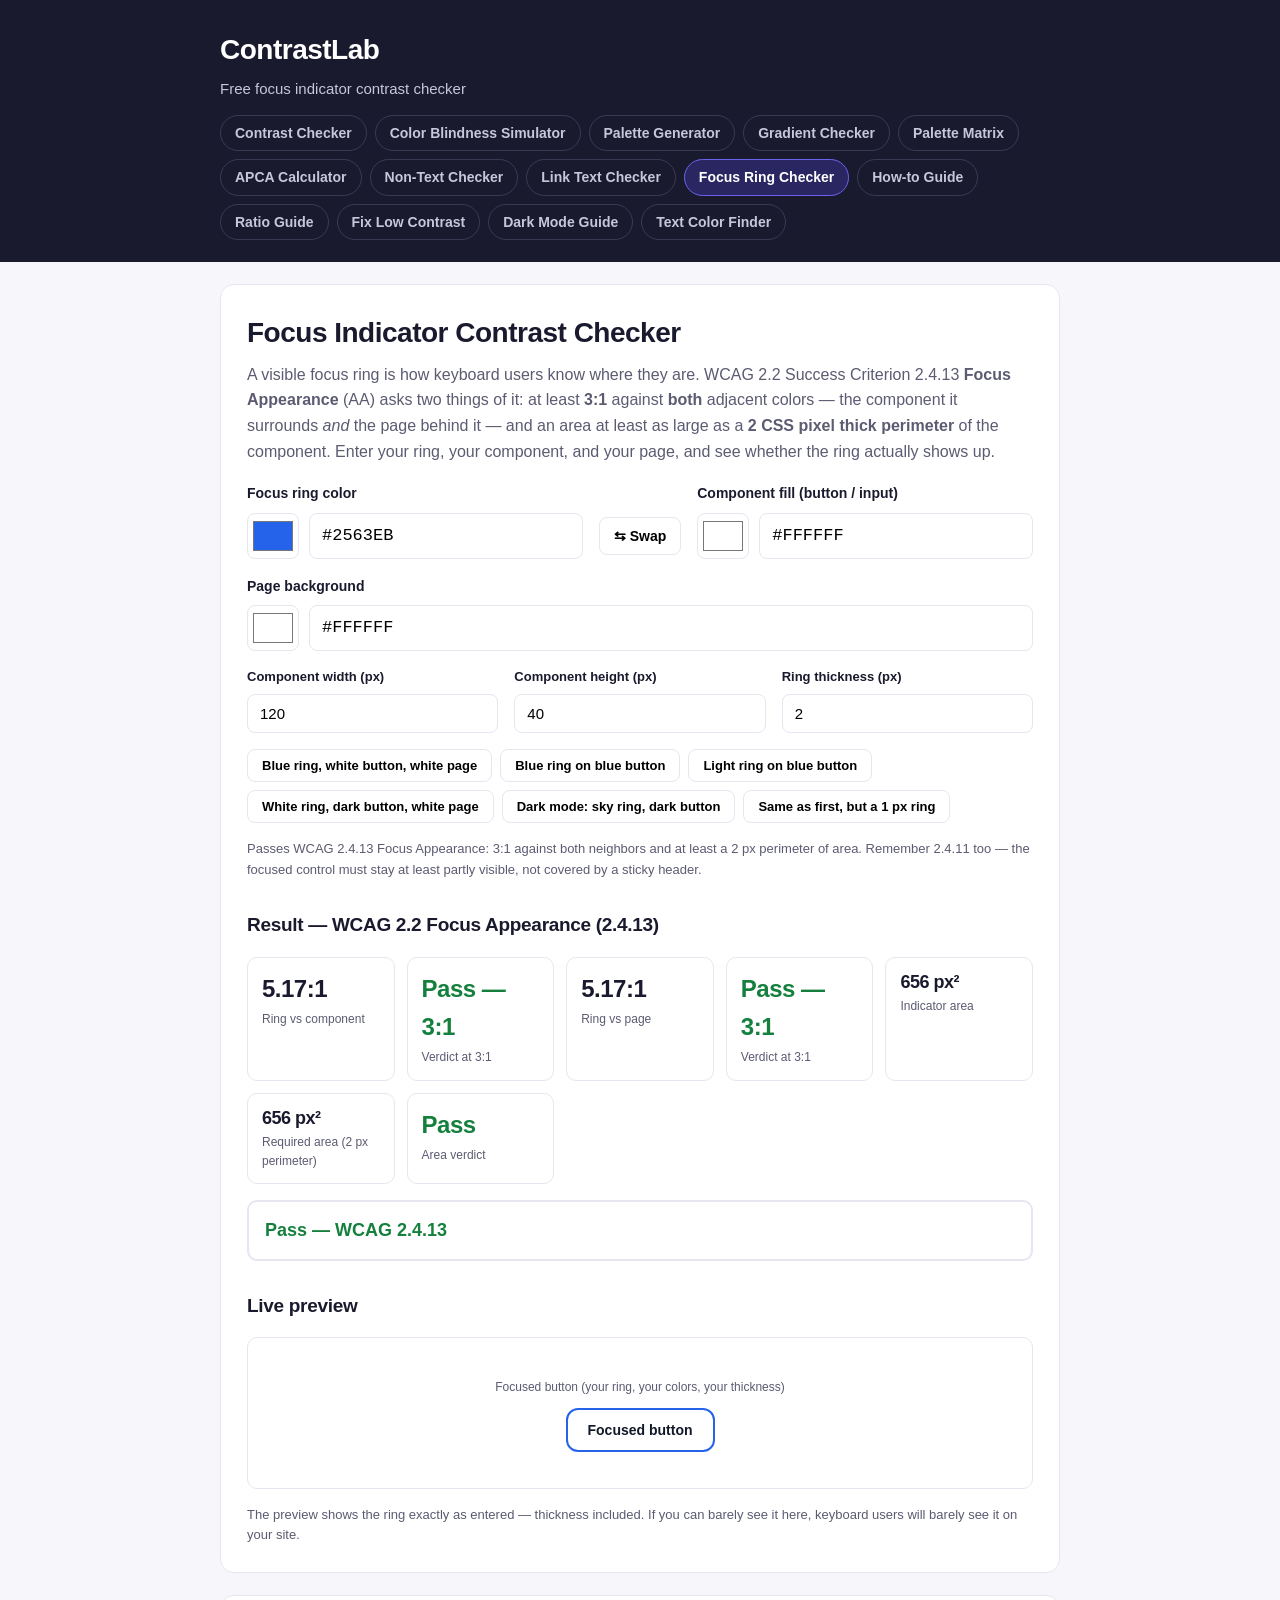
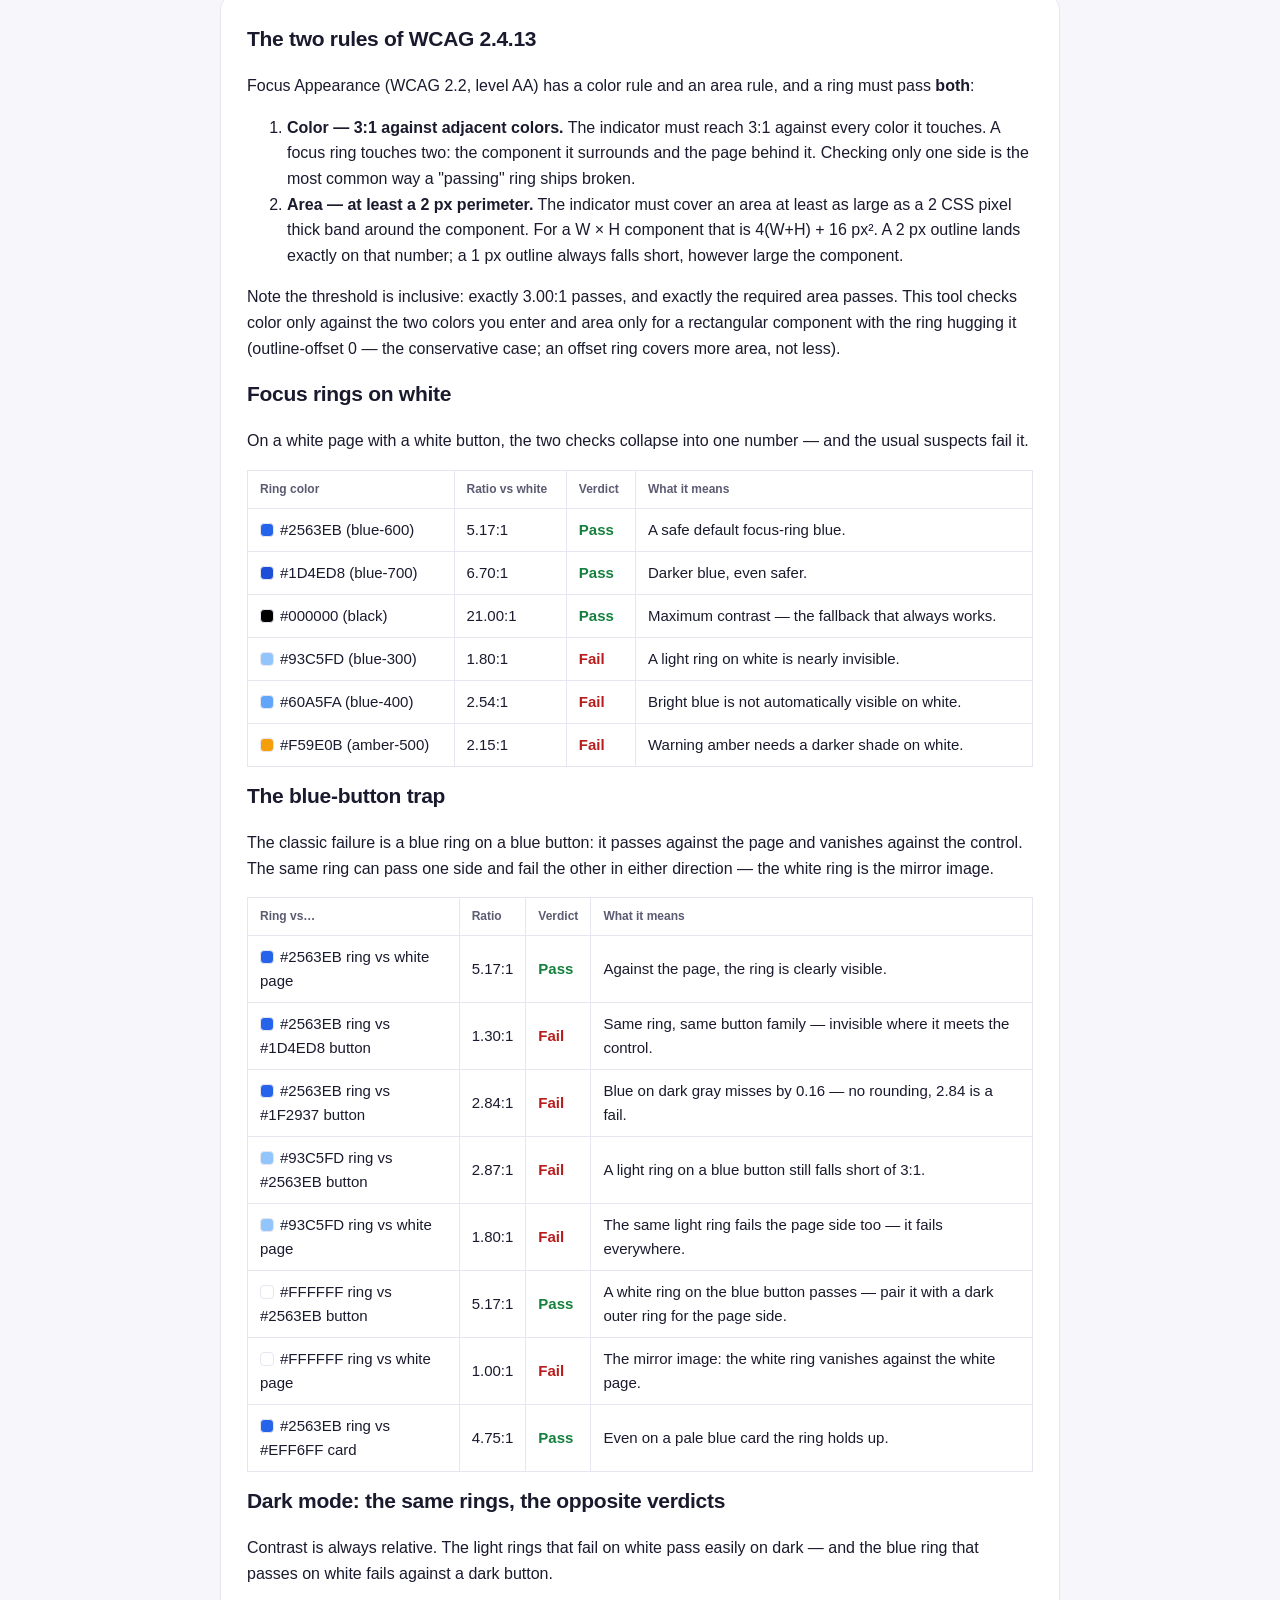
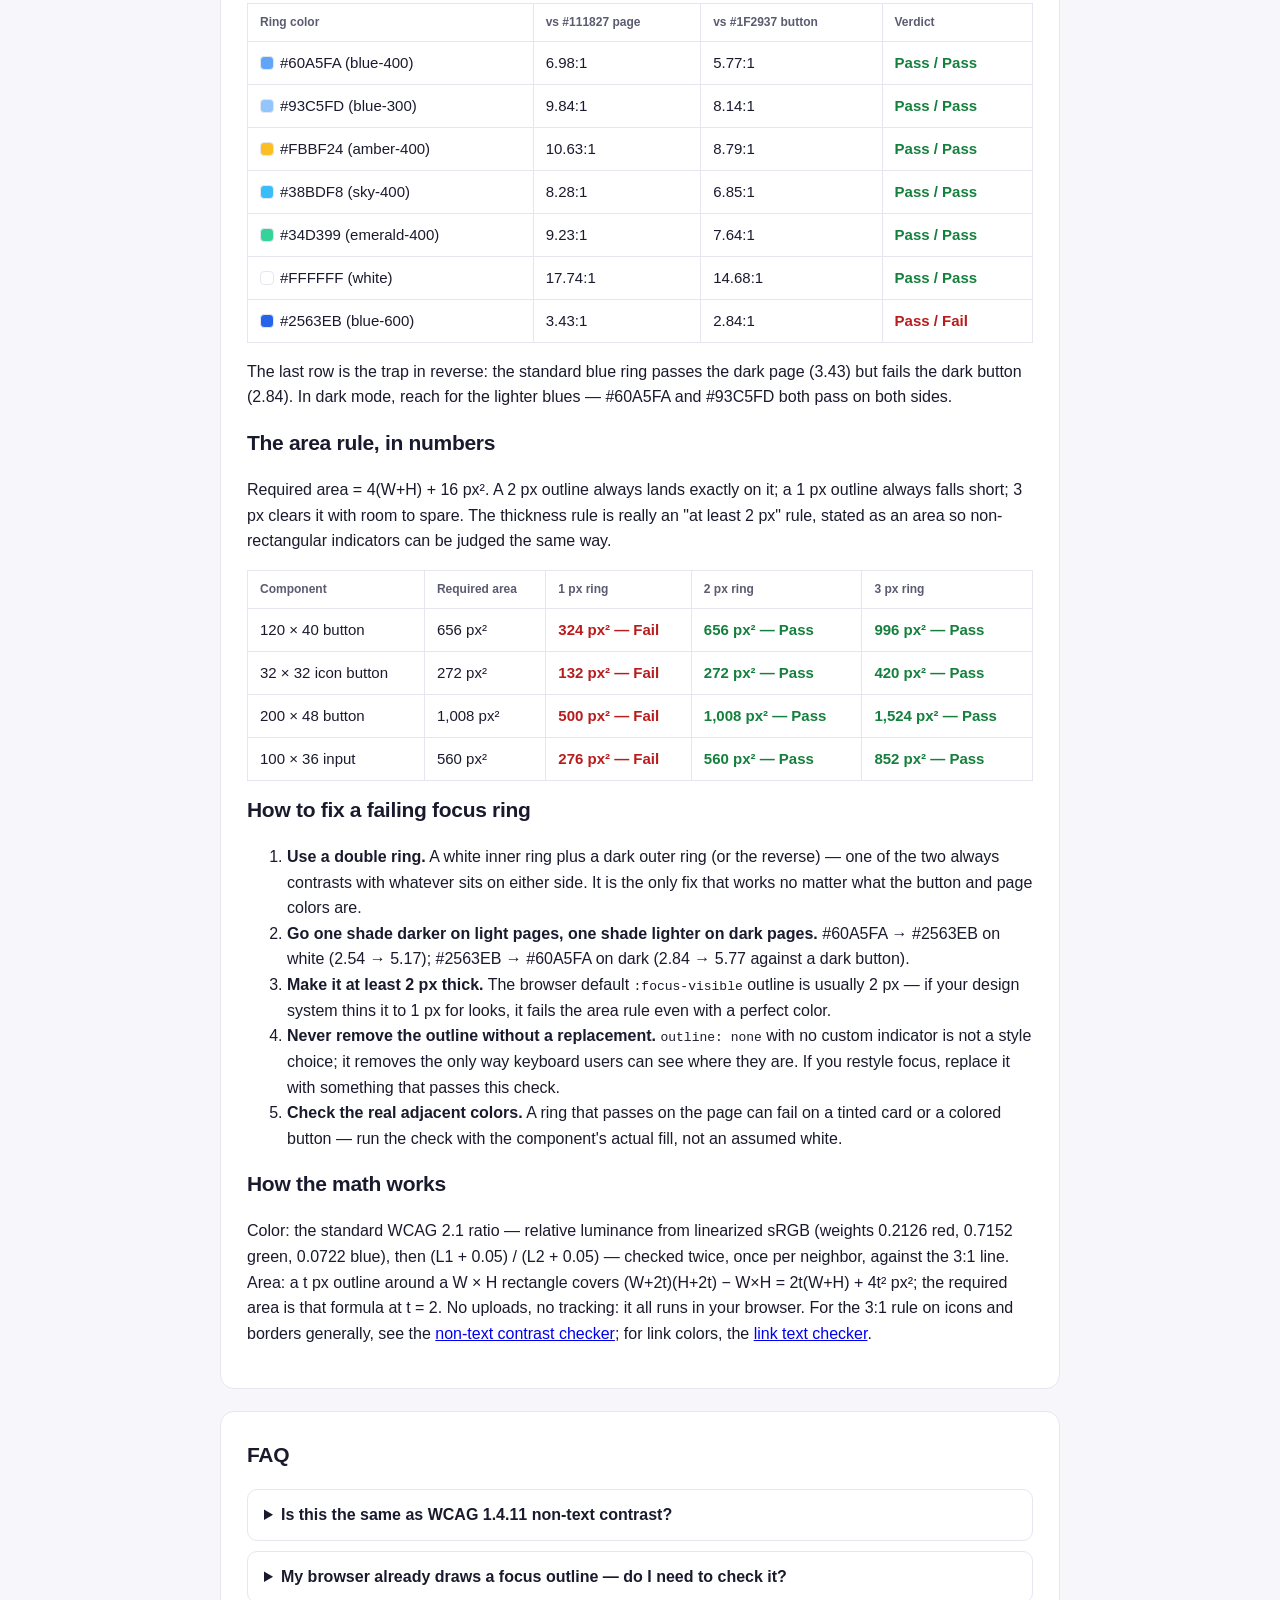
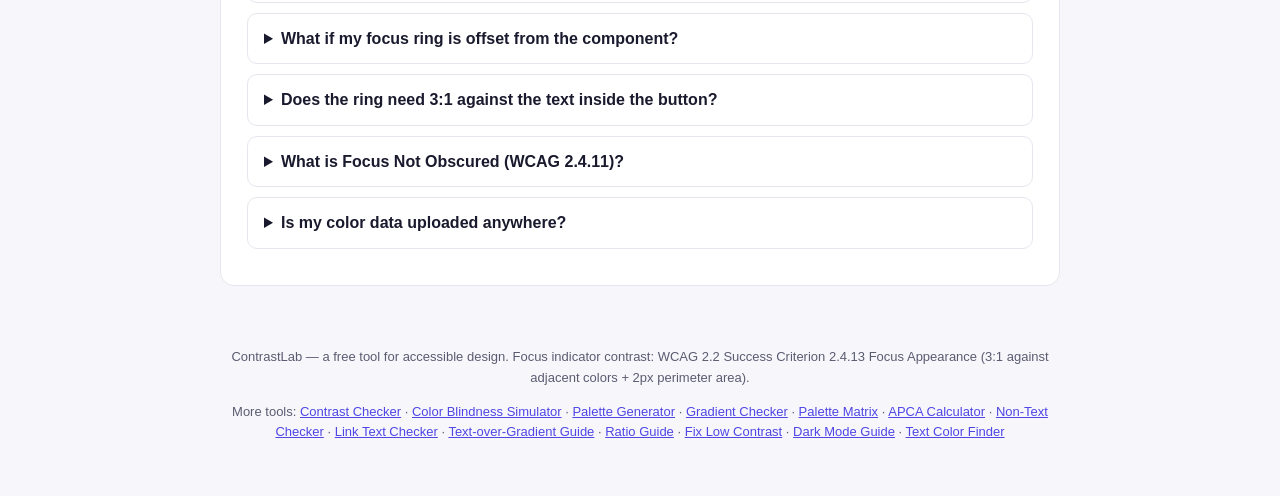
<file: focus-indicator-contrast/index.html>
<!DOCTYPE html>
<html lang="en">
<head>
<meta charset="UTF-8">
<meta name="viewport" content="width=device-width, initial-scale=1.0">
<title>Focus Indicator Contrast Checker — WCAG 2.2 Focus Appearance (3:1 + 2px Area) | ContrastLab</title>
<meta name="description" content="Free focus indicator contrast checker. Check your focus ring against WCAG 2.2 Success Criterion 2.4.13 Focus Appearance — 3:1 against both the component and the page, plus the 2 CSS pixel perimeter area rule — with a live preview.">
<meta name="keywords" content="focus indicator contrast checker, wcag 2.4.13, focus appearance, focus ring contrast, focus visible checker, keyboard focus indicator, 3:1 focus ring">
<meta property="og:title" content="Focus Indicator Contrast Checker | ContrastLab">
<meta property="og:description" content="Check your focus ring against WCAG 2.2 Focus Appearance — 3:1 against both neighbors, plus the 2px perimeter area rule — with a live preview.">
<meta property="og:type" content="website">
<meta property="og:url" content="https://contrast.mimito6.uk/focus-indicator-contrast">
<link rel="canonical" href="https://contrast.mimito6.uk/focus-indicator-contrast">
<link rel="stylesheet" href="../styles.css">
<style>
.nt-inputs { display: flex; flex-wrap: wrap; gap: 16px; align-items: flex-end; margin: 16px 0; }
.nt-inputs .color-card { flex: 1 1 220px; }
.nt-swap { border: 1px solid var(--line); background: #fff; border-radius: 8px; padding: 10px 14px; font-size: 14px; font-weight: 700; cursor: pointer; margin-bottom: 4px; }
.nt-swap:hover { border-color: var(--accent); }
.nt-presets { display: flex; flex-wrap: wrap; gap: 8px; margin: 4px 0 16px; }
.nt-preset { border: 1px solid var(--line); background: #fff; border-radius: 8px; padding: 8px 14px; font-size: 13px; font-weight: 600; cursor: pointer; }
.nt-preset:hover { border-color: var(--accent); }
.fc-size { display: flex; flex-wrap: wrap; gap: 16px; margin: 4px 0 16px; }
.fc-size .size-field { flex: 1 1 140px; }
.fc-size label { display: block; font-size: 13px; font-weight: 600; margin-bottom: 6px; }
.fc-size input[type="number"] { width: 100%; padding: 10px 12px; border: 1px solid var(--line); border-radius: 8px; font-size: 15px; box-sizing: border-box; }
.nt-results { display: grid; grid-template-columns: repeat(auto-fit, minmax(140px, 1fr)); gap: 12px; margin: 16px 0; }
.nt-stat { border: 1px solid var(--line); border-radius: 10px; padding: 12px 14px; background: #fff; }
.nt-stat .v { font-size: 24px; font-weight: 800; letter-spacing: -.5px; }
.nt-stat .k { font-size: 12px; color: var(--muted); margin-top: 2px; }
.nt-table { border-collapse: collapse; width: 100%; margin: 16px 0; font-size: 14px; }
.nt-table th, .nt-table td { border: 1px solid var(--line); padding: 9px 12px; text-align: left; background: #fff; }
.nt-table th { font-size: 12px; color: var(--muted); }
.nt-pass { color: #15803d; font-weight: 700; }
.nt-fail { color: #b91c1c; font-weight: 700; }
.nt-preview { border: 1px solid var(--line); border-radius: 10px; padding: 40px 22px; margin: 16px 0; display: flex; flex-wrap: wrap; gap: 24px; align-items: center; justify-content: center; }
.nt-preview .pv-item { display: flex; flex-direction: column; gap: 14px; align-items: center; }
.nt-preview .pv-label { font-size: 12px; color: var(--muted); }
.nt-preview .pv-focus { padding: 10px 18px; border: none; border-radius: 8px; font-size: 14px; font-weight: 700; cursor: pointer; }
.nt-swatch { display: inline-block; width: 14px; height: 14px; border-radius: 4px; border: 1px solid var(--line); vertical-align: -2px; margin-right: 6px; }
.fc-overall { border: 2px solid var(--line); border-radius: 10px; padding: 14px 16px; margin: 16px 0; background: #fff; font-size: 18px; font-weight: 800; }
</style>
<script type="application/ld+json">
{
  "@context": "https://schema.org",
  "@type": "WebApplication",
  "name": "ContrastLab Focus Indicator Contrast Checker",
  "applicationCategory": "DesignApplication",
  "operatingSystem": "Web",
  "offers": { "@type": "Offer", "price": "0", "priceCurrency": "USD" },
  "description": "Free focus indicator contrast checker: check a focus ring against WCAG 2.2 Success Criterion 2.4.13 Focus Appearance — 3:1 against both the component and the page, plus the 2 CSS pixel perimeter area rule — with a live preview."
}
</script>
<script type="application/ld+json">
{
  "@context": "https://schema.org",
  "@type": "FAQPage",
  "mainEntity": [
    {"@type": "Question", "name": "Is this the same as WCAG 1.4.11 non-text contrast?",
     "acceptedAnswer": {"@type": "Answer", "text": "No. WCAG 2.1 Success Criterion 1.4.11 only asks for 3:1 against adjacent colors. WCAG 2.2 Success Criterion 2.4.13 Focus Appearance keeps the 3:1 rule and adds an area rule: the indicator must cover at least as much area as a 2 CSS pixel thick perimeter of the component. A ring can pass 1.4.11 on color and still fail 2.4.13 on thickness."}},
    {"@type": "Question", "name": "My browser already draws a focus outline — do I need to check it?",
     "acceptedAnswer": {"@type": "Answer", "text": "Yes. Browser defaults vary — usually a 2 px outline, but the color depends on the browser and operating system (often blue, sometimes black). And many sites remove the default with outline: none, which leaves keyboard users with no visible focus at all. Check the color your users actually see."}},
    {"@type": "Question", "name": "What if my focus ring is offset from the component?",
     "acceptedAnswer": {"@type": "Answer", "text": "An offset ring covers more area, not less, so the area rule gets easier — this tool assumes offset 0, the conservative case. The gap between component and ring is page-colored, so the ring still needs 3:1 against the page. Checking both neighbors, as this tool does, never hurts."}},
    {"@type": "Question", "name": "Does the ring need 3:1 against the text inside the button?",
     "acceptedAnswer": {"@type": "Answer", "text": "No. The focus indicator is only measured against its adjacent colors — the component fill and the page. Text contrast is a separate rule, WCAG 1.4.3 (4.5:1 for normal text), covered by the main contrast checker."}},
    {"@type": "Question", "name": "What is Focus Not Obscured (WCAG 2.4.11)?",
     "acceptedAnswer": {"@type": "Answer", "text": "A separate WCAG 2.2 criterion: when a component receives keyboard focus, at least part of it must stay visible — a sticky header or overlay must not cover it entirely. It is not a color or area number, so no calculator can test it: tab through the page and look."}},
    {"@type": "Question", "name": "Is my color data uploaded anywhere?",
     "acceptedAnswer": {"@type": "Answer", "text": "No. Everything runs locally in your browser; no colors, no analytics, no tracking."}}
  ]
}
</script>
</head>
<body>
<header class="site-header">
  <div class="wrap">
    <div class="brand"><a href="/" class="brand-link">ContrastLab</a></div>
    <p class="tagline">Free focus indicator contrast checker</p>
    <nav class="site-nav" aria-label="Tools">
      <a href="/">Contrast Checker</a>
      <a href="/color-blindness-simulator">Color Blindness Simulator</a>
      <a href="/palette-generator">Palette Generator</a>
      <a href="/gradient-checker">Gradient Checker</a>
      <a href="/palette-contrast-matrix">Palette Matrix</a>
      <a href="/apca-calculator">APCA Calculator</a>
      <a href="/non-text-contrast">Non-Text Checker</a>
      <a href="/link-text-contrast">Link Text Checker</a>
      <a href="/focus-indicator-contrast" class="active">Focus Ring Checker</a>
      <a href="/text-over-gradient-guide">How-to Guide</a>
      <a href="/wcag-contrast-ratio-explained">Ratio Guide</a>
      <a href="/fix-low-contrast">Fix Low Contrast</a>
      <a href="/dark-mode-contrast-guide">Dark Mode Guide</a>
      <a href="/text-color-finder">Text Color Finder</a>
    </nav>
  </div>
</header>

<main class="wrap">
  <section class="tool" aria-label="Focus indicator contrast checker">
    <h1 class="page-title">Focus Indicator Contrast Checker</h1>
    <p class="page-intro">A visible focus ring is how keyboard users know where they are. WCAG 2.2 Success Criterion 2.4.13 <strong>Focus Appearance</strong> (AA) asks two things of it: at least <strong>3:1</strong> against <strong>both</strong> adjacent colors — the component it surrounds <em>and</em> the page behind it — and an area at least as large as a <strong>2 CSS pixel thick perimeter</strong> of the component. Enter your ring, your component, and your page, and see whether the ring actually shows up.</p>

    <div class="nt-inputs">
      <div class="color-card">
        <label for="fcRing">Focus ring color</label>
        <div class="picker-row">
          <input type="color" id="fcRing" value="#2563EB" aria-label="Focus ring color picker">
          <input type="text" id="fcRingHex" value="#2563EB" spellcheck="false" aria-label="Focus ring color hex">
        </div>
      </div>
      <button id="fcSwap" class="nt-swap" type="button" title="Swap ring and component colors">&#8646; Swap</button>
      <div class="color-card">
        <label for="fcComp">Component fill (button / input)</label>
        <div class="picker-row">
          <input type="color" id="fcComp" value="#ffffff" aria-label="Component fill color picker">
          <input type="text" id="fcCompHex" value="#ffffff" spellcheck="false" aria-label="Component fill color hex">
        </div>
      </div>
      <div class="color-card">
        <label for="fcPage">Page background</label>
        <div class="picker-row">
          <input type="color" id="fcPage" value="#ffffff" aria-label="Page background color picker">
          <input type="text" id="fcPageHex" value="#ffffff" spellcheck="false" aria-label="Page background color hex">
        </div>
      </div>
    </div>

    <div class="fc-size">
      <div class="size-field">
        <label for="fcWidth">Component width (px)</label>
        <input type="number" id="fcWidth" value="120" min="1" max="2000" step="1">
      </div>
      <div class="size-field">
        <label for="fcHeight">Component height (px)</label>
        <input type="number" id="fcHeight" value="40" min="1" max="2000" step="1">
      </div>
      <div class="size-field">
        <label for="fcThick">Ring thickness (px)</label>
        <input type="number" id="fcThick" value="2" min="0" max="20" step="1">
      </div>
    </div>

    <div class="nt-presets">
      <button class="fc-preset nt-preset" type="button" data-r="#2563EB" data-c="#FFFFFF" data-p="#FFFFFF" data-t="2">Blue ring, white button, white page</button>
      <button class="fc-preset nt-preset" type="button" data-r="#2563EB" data-c="#1D4ED8" data-p="#FFFFFF" data-t="2">Blue ring on blue button</button>
      <button class="fc-preset nt-preset" type="button" data-r="#93C5FD" data-c="#2563EB" data-p="#FFFFFF" data-t="2">Light ring on blue button</button>
      <button class="fc-preset nt-preset" type="button" data-r="#FFFFFF" data-c="#1F2937" data-p="#FFFFFF" data-t="2">White ring, dark button, white page</button>
      <button class="fc-preset nt-preset" type="button" data-r="#60A5FA" data-c="#1F2937" data-p="#111827" data-t="2">Dark mode: sky ring, dark button</button>
      <button class="fc-preset nt-preset" type="button" data-r="#2563EB" data-c="#FFFFFF" data-p="#FFFFFF" data-t="1">Same as first, but a 1 px ring</button>
    </div>
    <p class="hint" id="fcNote"></p>

    <h2 class="sub-h">Result — WCAG 2.2 Focus Appearance (2.4.13)</h2>
    <div class="nt-results">
      <div class="nt-stat"><div class="v" id="fcRatioComp">–</div><div class="k">Ring vs component</div></div>
      <div class="nt-stat"><div class="v" id="fcVerdictComp">–</div><div class="k">Verdict at 3:1</div></div>
      <div class="nt-stat"><div class="v" id="fcRatioPage">–</div><div class="k">Ring vs page</div></div>
      <div class="nt-stat"><div class="v" id="fcVerdictPage">–</div><div class="k">Verdict at 3:1</div></div>
      <div class="nt-stat"><div class="v" id="fcArea" style="font-size:18px;line-height:1.4">–</div><div class="k">Indicator area</div></div>
      <div class="nt-stat"><div class="v" id="fcRequired" style="font-size:18px;line-height:1.4">–</div><div class="k">Required area (2 px perimeter)</div></div>
      <div class="nt-stat"><div class="v" id="fcAreaVerdict">–</div><div class="k">Area verdict</div></div>
    </div>
    <div class="fc-overall" id="fcOverall">–</div>

    <h2 class="sub-h">Live preview</h2>
    <div class="nt-preview" id="fcPreview">
      <div class="pv-item">
        <span class="pv-label">Focused button (your ring, your colors, your thickness)</span>
        <button class="pv-focus" id="fcPreviewBtn" type="button">Focused button</button>
      </div>
    </div>
    <p class="hint">The preview shows the ring exactly as entered — thickness included. If you can barely see it here, keyboard users will barely see it on your site.</p>
  </section>

  <section class="guide" aria-label="Guide">
    <h2>The two rules of WCAG 2.4.13</h2>
    <p>Focus Appearance (WCAG 2.2, level AA) has a color rule and an area rule, and a ring must pass <strong>both</strong>:</p>
    <ol>
      <li><strong>Color — 3:1 against adjacent colors.</strong> The indicator must reach 3:1 against every color it touches. A focus ring touches two: the component it surrounds and the page behind it. Checking only one side is the most common way a "passing" ring ships broken.</li>
      <li><strong>Area — at least a 2 px perimeter.</strong> The indicator must cover an area at least as large as a 2 CSS pixel thick band around the component. For a W &times; H component that is 4(W+H) + 16 px². A 2 px outline lands exactly on that number; a 1 px outline always falls short, however large the component.</li>
    </ol>
    <p>Note the threshold is inclusive: exactly 3.00:1 passes, and exactly the required area passes. This tool checks color only against the two colors you enter and area only for a rectangular component with the ring hugging it (outline-offset 0 — the conservative case; an offset ring covers more area, not less).</p>

    <h2>Focus rings on white</h2>
    <p>On a white page with a white button, the two checks collapse into one number — and the usual suspects fail it.</p>
    <table class="nt-table">
      <thead><tr><th>Ring color</th><th>Ratio vs white</th><th>Verdict</th><th>What it means</th></tr></thead>
      <tbody>
        <tr><td><span class="nt-swatch" style="background:#2563EB"></span>#2563EB (blue-600)</td><td>5.17:1</td><td class="nt-pass">Pass</td><td>A safe default focus-ring blue.</td></tr>
        <tr><td><span class="nt-swatch" style="background:#1D4ED8"></span>#1D4ED8 (blue-700)</td><td>6.70:1</td><td class="nt-pass">Pass</td><td>Darker blue, even safer.</td></tr>
        <tr><td><span class="nt-swatch" style="background:#000000"></span>#000000 (black)</td><td>21.00:1</td><td class="nt-pass">Pass</td><td>Maximum contrast — the fallback that always works.</td></tr>
        <tr><td><span class="nt-swatch" style="background:#93C5FD"></span>#93C5FD (blue-300)</td><td>1.80:1</td><td class="nt-fail">Fail</td><td>A light ring on white is nearly invisible.</td></tr>
        <tr><td><span class="nt-swatch" style="background:#60A5FA"></span>#60A5FA (blue-400)</td><td>2.54:1</td><td class="nt-fail">Fail</td><td>Bright blue is not automatically visible on white.</td></tr>
        <tr><td><span class="nt-swatch" style="background:#F59E0B"></span>#F59E0B (amber-500)</td><td>2.15:1</td><td class="nt-fail">Fail</td><td>Warning amber needs a darker shade on white.</td></tr>
      </tbody>
    </table>

    <h2>The blue-button trap</h2>
    <p>The classic failure is a blue ring on a blue button: it passes against the page and vanishes against the control. The same ring can pass one side and fail the other in either direction — the white ring is the mirror image.</p>
    <table class="nt-table">
      <thead><tr><th>Ring vs…</th><th>Ratio</th><th>Verdict</th><th>What it means</th></tr></thead>
      <tbody>
        <tr><td><span class="nt-swatch" style="background:#2563EB"></span>#2563EB ring vs white page</td><td>5.17:1</td><td class="nt-pass">Pass</td><td>Against the page, the ring is clearly visible.</td></tr>
        <tr><td><span class="nt-swatch" style="background:#2563EB"></span>#2563EB ring vs #1D4ED8 button</td><td>1.30:1</td><td class="nt-fail">Fail</td><td>Same ring, same button family — invisible where it meets the control.</td></tr>
        <tr><td><span class="nt-swatch" style="background:#2563EB"></span>#2563EB ring vs #1F2937 button</td><td>2.84:1</td><td class="nt-fail">Fail</td><td>Blue on dark gray misses by 0.16 — no rounding, 2.84 is a fail.</td></tr>
        <tr><td><span class="nt-swatch" style="background:#93C5FD"></span>#93C5FD ring vs #2563EB button</td><td>2.87:1</td><td class="nt-fail">Fail</td><td>A light ring on a blue button still falls short of 3:1.</td></tr>
        <tr><td><span class="nt-swatch" style="background:#93C5FD"></span>#93C5FD ring vs white page</td><td>1.80:1</td><td class="nt-fail">Fail</td><td>The same light ring fails the page side too — it fails everywhere.</td></tr>
        <tr><td><span class="nt-swatch" style="background:#FFFFFF"></span>#FFFFFF ring vs #2563EB button</td><td>5.17:1</td><td class="nt-pass">Pass</td><td>A white ring on the blue button passes — pair it with a dark outer ring for the page side.</td></tr>
        <tr><td><span class="nt-swatch" style="background:#FFFFFF"></span>#FFFFFF ring vs white page</td><td>1.00:1</td><td class="nt-fail">Fail</td><td>The mirror image: the white ring vanishes against the white page.</td></tr>
        <tr><td><span class="nt-swatch" style="background:#2563EB"></span>#2563EB ring vs #EFF6FF card</td><td>4.75:1</td><td class="nt-pass">Pass</td><td>Even on a pale blue card the ring holds up.</td></tr>
      </tbody>
    </table>

    <h2>Dark mode: the same rings, the opposite verdicts</h2>
    <p>Contrast is always relative. The light rings that fail on white pass easily on dark — and the blue ring that passes on white fails against a dark button.</p>
    <table class="nt-table">
      <thead><tr><th>Ring color</th><th>vs #111827 page</th><th>vs #1F2937 button</th><th>Verdict</th></tr></thead>
      <tbody>
        <tr><td><span class="nt-swatch" style="background:#60A5FA"></span>#60A5FA (blue-400)</td><td>6.98:1</td><td>5.77:1</td><td class="nt-pass">Pass / Pass</td></tr>
        <tr><td><span class="nt-swatch" style="background:#93C5FD"></span>#93C5FD (blue-300)</td><td>9.84:1</td><td>8.14:1</td><td class="nt-pass">Pass / Pass</td></tr>
        <tr><td><span class="nt-swatch" style="background:#FBBF24"></span>#FBBF24 (amber-400)</td><td>10.63:1</td><td>8.79:1</td><td class="nt-pass">Pass / Pass</td></tr>
        <tr><td><span class="nt-swatch" style="background:#38BDF8"></span>#38BDF8 (sky-400)</td><td>8.28:1</td><td>6.85:1</td><td class="nt-pass">Pass / Pass</td></tr>
        <tr><td><span class="nt-swatch" style="background:#34D399"></span>#34D399 (emerald-400)</td><td>9.23:1</td><td>7.64:1</td><td class="nt-pass">Pass / Pass</td></tr>
        <tr><td><span class="nt-swatch" style="background:#FFFFFF"></span>#FFFFFF (white)</td><td>17.74:1</td><td>14.68:1</td><td class="nt-pass">Pass / Pass</td></tr>
        <tr><td><span class="nt-swatch" style="background:#2563EB"></span>#2563EB (blue-600)</td><td>3.43:1</td><td>2.84:1</td><td class="nt-fail">Pass / Fail</td></tr>
      </tbody>
    </table>
    <p>The last row is the trap in reverse: the standard blue ring passes the dark page (3.43) but fails the dark button (2.84). In dark mode, reach for the lighter blues — #60A5FA and #93C5FD both pass on both sides.</p>

    <h2>The area rule, in numbers</h2>
    <p>Required area = 4(W+H) + 16 px². A 2 px outline always lands exactly on it; a 1 px outline always falls short; 3 px clears it with room to spare. The thickness rule is really an "at least 2 px" rule, stated as an area so non-rectangular indicators can be judged the same way.</p>
    <table class="nt-table">
      <thead><tr><th>Component</th><th>Required area</th><th>1 px ring</th><th>2 px ring</th><th>3 px ring</th></tr></thead>
      <tbody>
        <tr><td>120 &times; 40 button</td><td>656 px²</td><td class="nt-fail">324 px² — Fail</td><td class="nt-pass">656 px² — Pass</td><td class="nt-pass">996 px² — Pass</td></tr>
        <tr><td>32 &times; 32 icon button</td><td>272 px²</td><td class="nt-fail">132 px² — Fail</td><td class="nt-pass">272 px² — Pass</td><td class="nt-pass">420 px² — Pass</td></tr>
        <tr><td>200 &times; 48 button</td><td>1,008 px²</td><td class="nt-fail">500 px² — Fail</td><td class="nt-pass">1,008 px² — Pass</td><td class="nt-pass">1,524 px² — Pass</td></tr>
        <tr><td>100 &times; 36 input</td><td>560 px²</td><td class="nt-fail">276 px² — Fail</td><td class="nt-pass">560 px² — Pass</td><td class="nt-pass">852 px² — Pass</td></tr>
      </tbody>
    </table>

    <h2>How to fix a failing focus ring</h2>
    <ol>
      <li><strong>Use a double ring.</strong> A white inner ring plus a dark outer ring (or the reverse) — one of the two always contrasts with whatever sits on either side. It is the only fix that works no matter what the button and page colors are.</li>
      <li><strong>Go one shade darker on light pages, one shade lighter on dark pages.</strong> #60A5FA → #2563EB on white (2.54 → 5.17); #2563EB → #60A5FA on dark (2.84 → 5.77 against a dark button).</li>
      <li><strong>Make it at least 2 px thick.</strong> The browser default <code>:focus-visible</code> outline is usually 2 px — if your design system thins it to 1 px for looks, it fails the area rule even with a perfect color.</li>
      <li><strong>Never remove the outline without a replacement.</strong> <code>outline: none</code> with no custom indicator is not a style choice; it removes the only way keyboard users can see where they are. If you restyle focus, replace it with something that passes this check.</li>
      <li><strong>Check the real adjacent colors.</strong> A ring that passes on the page can fail on a tinted card or a colored button — run the check with the component's actual fill, not an assumed white.</li>
    </ol>
    <h2>How the math works</h2>
    <p>Color: the standard WCAG 2.1 ratio — relative luminance from linearized sRGB (weights 0.2126 red, 0.7152 green, 0.0722 blue), then (L1 + 0.05) / (L2 + 0.05) — checked twice, once per neighbor, against the 3:1 line. Area: a t px outline around a W &times; H rectangle covers (W+2t)(H+2t) − W&times;H = 2t(W+H) + 4t² px²; the required area is that formula at t = 2. No uploads, no tracking: it all runs in your browser. For the 3:1 rule on icons and borders generally, see the <a href="/non-text-contrast">non-text contrast checker</a>; for link colors, the <a href="/link-text-contrast">link text checker</a>.</p>
  </section>

  <section class="faq" aria-label="FAQ">
    <h2>FAQ</h2>
    <details><summary>Is this the same as WCAG 1.4.11 non-text contrast?</summary>
      <p>No. WCAG 2.1 Success Criterion 1.4.11 only asks for 3:1 against adjacent colors. WCAG 2.2 Success Criterion 2.4.13 Focus Appearance keeps the 3:1 rule and adds an area rule: the indicator must cover at least as much area as a 2 CSS pixel thick perimeter of the component. A ring can pass 1.4.11 on color and still fail 2.4.13 on thickness — check both with the <a href="/non-text-contrast">non-text contrast checker</a> if you only need the color side.</p></details>
    <details><summary>My browser already draws a focus outline — do I need to check it?</summary>
      <p>Yes. Browser defaults vary — usually a 2 px outline, but the color depends on the browser and operating system (often blue, sometimes black). And many sites remove the default with <code>outline: none</code>, which leaves keyboard users with no visible focus at all. Check the color your users actually see.</p></details>
    <details><summary>What if my focus ring is offset from the component?</summary>
      <p>An offset ring covers more area, not less, so the area rule gets easier — this tool assumes offset 0, the conservative case. The gap between component and ring is page-colored, so the ring still needs 3:1 against the page. Checking both neighbors, as this tool does, never hurts.</p></details>
    <details><summary>Does the ring need 3:1 against the text inside the button?</summary>
      <p>No. The focus indicator is only measured against its adjacent colors — the component fill and the page. Text contrast is a separate rule, WCAG 1.4.3 (4.5:1 for normal text), covered by the <a href="/">contrast checker</a>.</p></details>
    <details><summary>What is Focus Not Obscured (WCAG 2.4.11)?</summary>
      <p>A separate WCAG 2.2 criterion: when a component receives keyboard focus, at least part of it must stay visible — a sticky header or overlay must not cover it entirely. It is not a color or area number, so no calculator can test it: tab through the page and look.</p></details>
    <details><summary>Is my color data uploaded anywhere?</summary>
      <p>No. Everything runs locally in your browser; no colors, no analytics, no tracking.</p></details>
  </section>
</main>

<footer class="site-footer">
  <div class="wrap">
    <p>ContrastLab — a free tool for accessible design. Focus indicator contrast: WCAG 2.2 Success Criterion 2.4.13 Focus Appearance (3:1 against adjacent colors + 2px perimeter area).</p>
    <p class="footer-tools">More tools: <a href="/">Contrast Checker</a> &middot; <a href="/color-blindness-simulator">Color Blindness Simulator</a> &middot; <a href="/palette-generator">Palette Generator</a> &middot; <a href="/gradient-checker">Gradient Checker</a> &middot; <a href="/palette-contrast-matrix">Palette Matrix</a> &middot; <a href="/apca-calculator">APCA Calculator</a> &middot; <a href="/non-text-contrast">Non-Text Checker</a> &middot; <a href="/link-text-contrast">Link Text Checker</a> &middot; <a href="/text-over-gradient-guide">Text-over-Gradient Guide</a> &middot; <a href="/wcag-contrast-ratio-explained">Ratio Guide</a> &middot; <a href="/fix-low-contrast">Fix Low Contrast</a> &middot; <a href="/dark-mode-contrast-guide">Dark Mode Guide</a> &middot; <a href="/text-color-finder">Text Color Finder</a></p>
  </div>
</footer>

<script src="focus.js"></script>
</body>
</html>
</file>
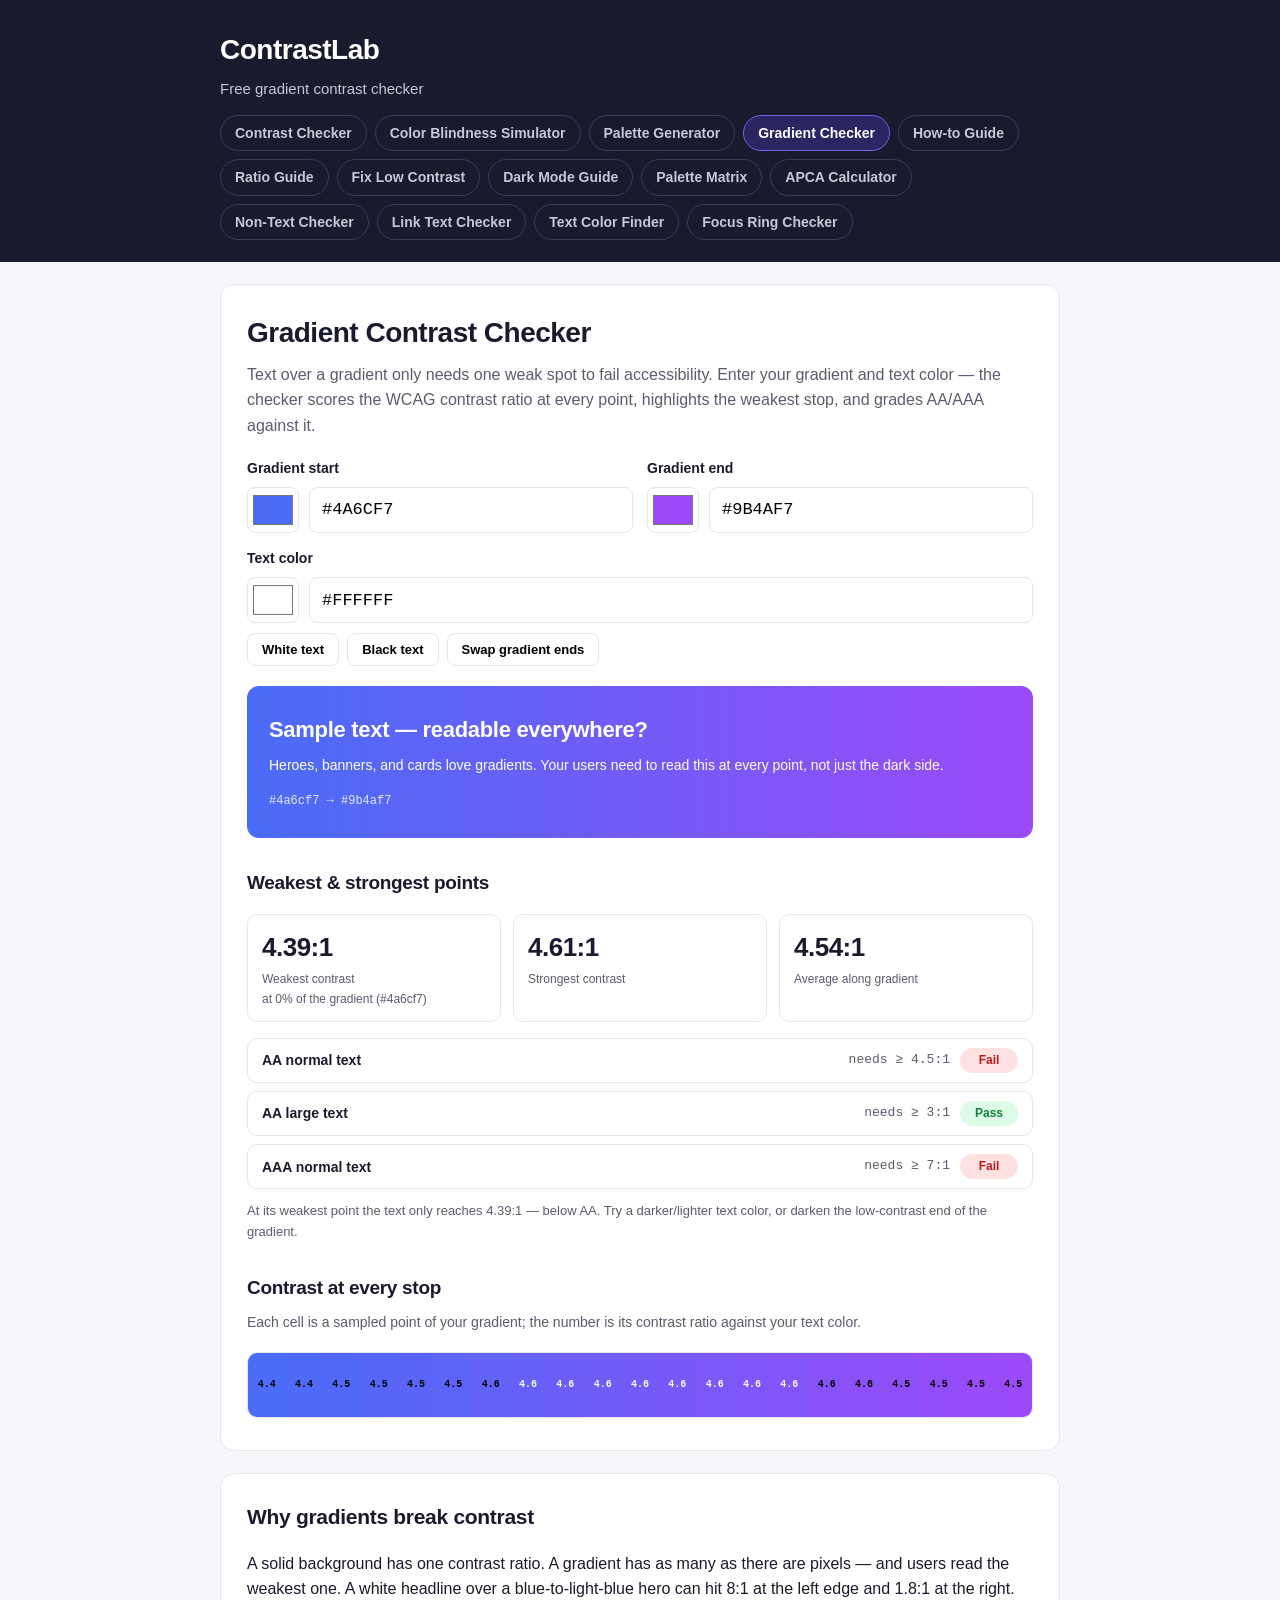
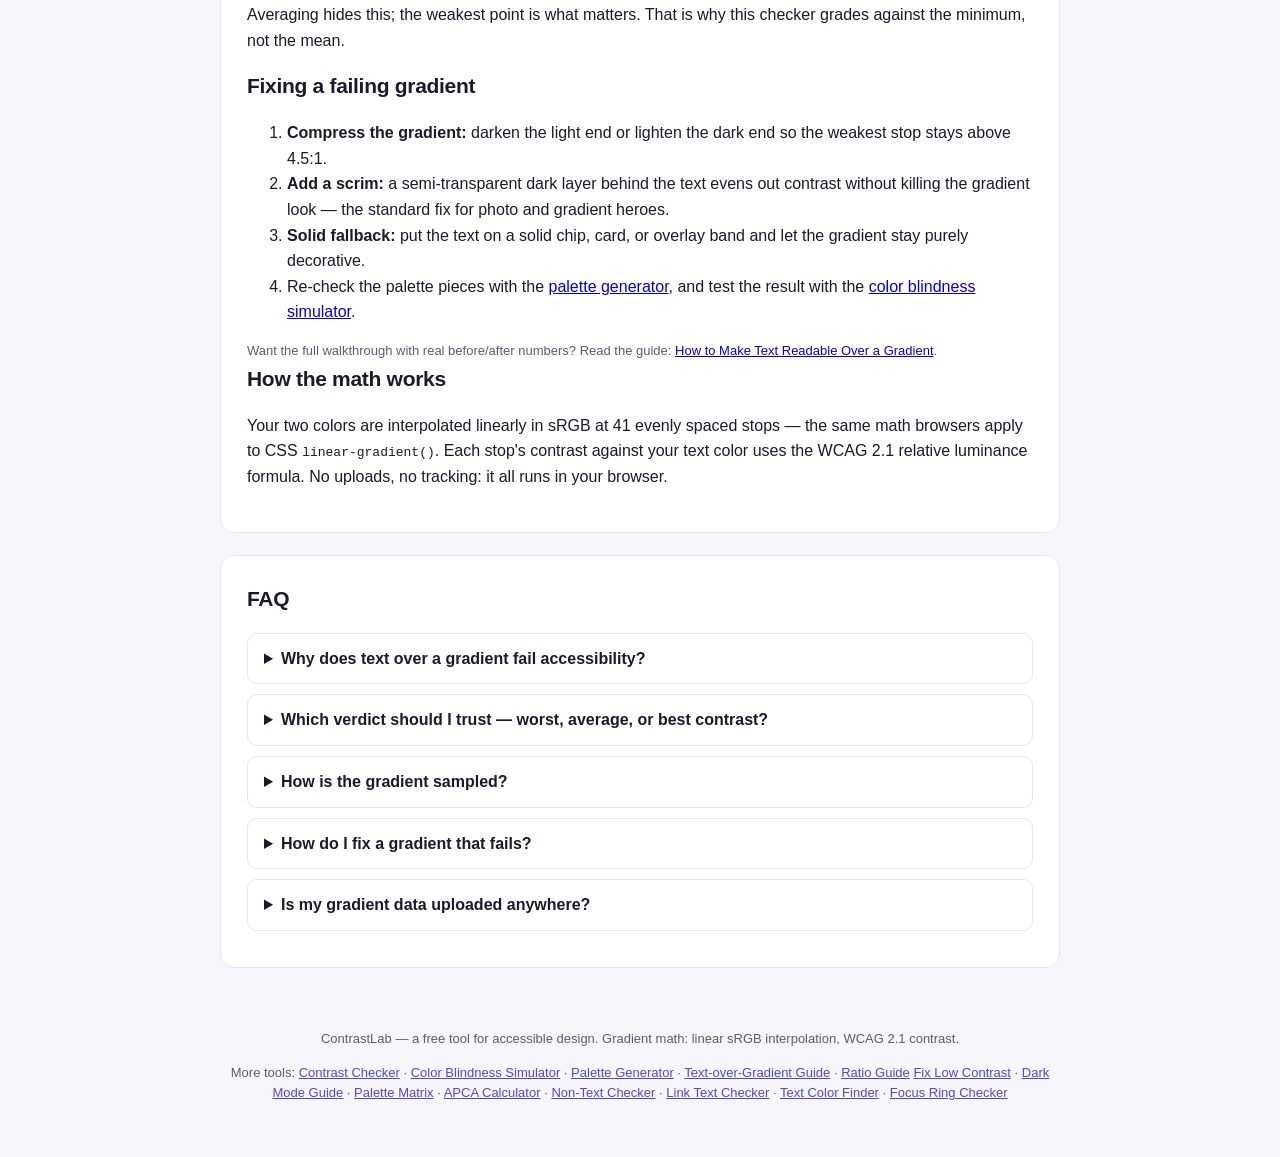
<file: gradient-checker/index.html>
<!DOCTYPE html>
<html lang="en">
<head>
<meta charset="UTF-8">
<meta name="viewport" content="width=device-width, initial-scale=1.0">
<title>Gradient Contrast Checker — Is Your Text Readable Over a Gradient? | ContrastLab</title>
<meta name="description" content="Free gradient contrast checker. Enter gradient colors and a text color — see the WCAG contrast ratio at every point of the gradient, find the weakest spot, and check AA/AAA compliance.">
<meta name="keywords" content="gradient contrast checker, text over gradient accessibility, wcag gradient background, gradient text readability, contrast ratio along gradient">
<meta property="og:title" content="Gradient Contrast Checker | ContrastLab">
<meta property="og:description" content="Text over gradients often fails accessibility. Find the weakest point of your gradient's contrast before you ship.">
<meta property="og:type" content="website">
<meta property="og:url" content="https://contrast.mimito6.uk/gradient-checker">
<link rel="canonical" href="https://contrast.mimito6.uk/gradient-checker">
<link rel="stylesheet" href="../styles.css">
<style>
.gc-banner { border-radius: 12px; padding: 26px 22px; margin: 18px 0 6px; transition: background .15s, color .15s; }
.gc-banner h2 { margin: 0 0 6px; font-size: 22px; letter-spacing: -.3px; }
.gc-banner p { margin: 0 0 10px; font-size: 14px; }
.gc-banner .gc-banner-hex { font-family: ui-monospace, monospace; font-size: 12px; opacity: .85; }
.gc-summary { display: grid; grid-template-columns: repeat(auto-fit, minmax(150px, 1fr)); gap: 12px; margin: 16px 0; }
.gc-stat { border: 1px solid var(--line); border-radius: 10px; padding: 12px 14px; background: #fff; }
.gc-stat .v { font-size: 26px; font-weight: 800; letter-spacing: -.5px; }
.gc-stat .k { font-size: 12px; color: var(--muted); margin-top: 2px; }
.gc-strip { display: grid; grid-template-columns: repeat(21, 1fr); border: 1px solid var(--line); border-radius: 10px; overflow: hidden; margin: 12px 0 6px; }
.gc-cell { height: 64px; display: flex; align-items: center; justify-content: center; }
.gc-cell-r { font-size: 10px; font-weight: 700; font-family: ui-monospace, monospace; }
@media (max-width: 640px) { .gc-strip { grid-template-columns: repeat(7, 1fr); } .gc-cell { height: 56px; } }
.gc-quick { display: flex; gap: 8px; flex-wrap: wrap; margin-top: 10px; }
.gc-quick button { border: 1px solid var(--line); background: #fff; border-radius: 8px; padding: 8px 14px; font-size: 13px; font-weight: 600; cursor: pointer; }
.gc-quick button:hover { border-color: var(--accent); }
</style>
<script type="application/ld+json">
{
  "@context": "https://schema.org",
  "@type": "WebApplication",
  "name": "ContrastLab Gradient Contrast Checker",
  "applicationCategory": "DesignApplication",
  "operatingSystem": "Web",
  "offers": { "@type": "Offer", "price": "0", "priceCurrency": "USD" },
  "description": "Free gradient contrast checker: sample a gradient's colors and score WCAG contrast of a text color at every point, with AA/AAA verdicts."
}
</script>
<script type="application/ld+json">
{
  "@context": "https://schema.org",
  "@type": "FAQPage",
  "mainEntity": [
    {"@type": "Question", "name": "Why does text over a gradient fail accessibility?",
     "acceptedAnswer": {"@type": "Answer", "text": "A gradient's color changes along its length, so the contrast ratio changes too. Text that passes at the dark end can fall well below 4.5:1 at the light end. This tool finds the weakest point — your text must be readable everywhere, not just on average."}},
    {"@type": "Question", "name": "Which verdict should I trust — worst, average, or best contrast?",
     "acceptedAnswer": {"@type": "Answer", "text": "The worst. Accessibility is about the hardest-to-read part of your design. This checker grades AA and AAA against the minimum contrast ratio along the whole gradient."}},
    {"@type": "Question", "name": "How is the gradient sampled?",
     "acceptedAnswer": {"@type": "Answer", "text": "The gradient is linearly interpolated in sRGB between your two colors — the same math browsers use for CSS linear-gradient — and scored at 41 evenly spaced points using the WCAG 2.1 contrast formula."}},
    {"@type": "Question", "name": "How do I fix a gradient that fails?",
     "acceptedAnswer": {"@type": "Answer", "text": "Three common fixes: (1) darken the light end or lighten the dark end of the gradient, (2) add a semi-transparent dark overlay behind the text, or (3) keep the gradient decorative and put text on a solid chip or card."}},
    {"@type": "Question", "name": "Is my gradient data uploaded anywhere?",
     "acceptedAnswer": {"@type": "Answer", "text": "No. Everything runs locally in your browser; no colors, no analytics, no tracking."}}
  ]
}
</script>
</head>
<body>
<header class="site-header">
  <div class="wrap">
    <div class="brand"><a href="/" class="brand-link">ContrastLab</a></div>
    <p class="tagline">Free gradient contrast checker</p>
    <nav class="site-nav" aria-label="Tools">
      <a href="/">Contrast Checker</a>
      <a href="/color-blindness-simulator">Color Blindness Simulator</a>
      <a href="/palette-generator">Palette Generator</a>
      <a href="/gradient-checker" class="active">Gradient Checker</a>
      <a href="/text-over-gradient-guide">How-to Guide</a>
      <a href="/wcag-contrast-ratio-explained">Ratio Guide</a>
      <a href="/fix-low-contrast">Fix Low Contrast</a>
      <a href="/dark-mode-contrast-guide">Dark Mode Guide</a>
      <a href="/palette-contrast-matrix">Palette Matrix</a>
      <a href="/apca-calculator">APCA Calculator</a>
      <a href="/non-text-contrast">Non-Text Checker</a>
      <a href="/link-text-contrast">Link Text Checker</a>
          <a href="/text-color-finder">Text Color Finder</a>
          <a href="/focus-indicator-contrast">Focus Ring Checker</a>
    </nav>
  </div>
</header>

<main class="wrap">
  <section class="tool" aria-label="Gradient contrast checker">
    <h1 class="page-title">Gradient Contrast Checker</h1>
    <p class="page-intro">Text over a gradient only needs one weak spot to fail accessibility. Enter your gradient and text color — the checker scores the WCAG contrast ratio at every point, highlights the weakest stop, and grades AA/AAA against it.</p>

    <div class="sim-input">
      <div class="color-card">
        <label for="gcStart">Gradient start</label>
        <div class="picker-row">
          <input type="color" id="gcStart" value="#4a6cf7" aria-label="Gradient start picker">
          <input type="text" id="gcStartText" value="#4a6cf7" spellcheck="false" aria-label="Gradient start hex">
        </div>
      </div>
      <div class="color-card">
        <label for="gcEnd">Gradient end</label>
        <div class="picker-row">
          <input type="color" id="gcEnd" value="#9b4af7" aria-label="Gradient end picker">
          <input type="text" id="gcEndText" value="#9b4af7" spellcheck="false" aria-label="Gradient end hex">
        </div>
      </div>
      <div class="color-card">
        <label for="gcText">Text color</label>
        <div class="picker-row">
          <input type="color" id="gcText" value="#ffffff" aria-label="Text color picker">
          <input type="text" id="gcTextText" value="#ffffff" spellcheck="false" aria-label="Text color hex">
        </div>
        <div class="gc-quick">
          <button id="gcWhite" type="button">White text</button>
          <button id="gcBlack" type="button">Black text</button>
          <button id="gcSwap" type="button">Swap gradient ends</button>
        </div>
      </div>
    </div>

    <div class="gc-banner" id="gcBanner" role="img" aria-label="Gradient preview with sample text">
      <h2>Sample text — readable everywhere?</h2>
      <p>Heroes, banners, and cards love gradients. Your users need to read this at every point, not just the dark side.</p>
      <span class="gc-banner-hex" id="gcBannerHex"></span>
    </div>

    <h2 class="sub-h">Weakest &amp; strongest points</h2>
    <div class="gc-summary">
      <div class="gc-stat"><div class="v" id="gcMinVal">–</div><div class="k">Weakest contrast<br><span id="gcMinPos"></span></div></div>
      <div class="gc-stat"><div class="v" id="gcMaxVal">–</div><div class="k">Strongest contrast</div></div>
      <div class="gc-stat"><div class="v" id="gcAvgVal">–</div><div class="k">Average along gradient</div></div>
    </div>
    <div class="grades">
      <div class="grade"><span class="g-name">AA normal text</span><span class="g-need">needs ≥ 4.5:1</span><span class="g-badge" id="gcAA">–</span></div>
      <div class="grade"><span class="g-name">AA large text</span><span class="g-need">needs ≥ 3:1</span><span class="g-badge" id="gcAALarge">–</span></div>
      <div class="grade"><span class="g-name">AAA normal text</span><span class="g-need">needs ≥ 7:1</span><span class="g-badge" id="gcAAA">–</span></div>
    </div>
    <p class="hint" id="gcWorstNote" style="margin-top:12px"></p>

    <h2 class="sub-h">Contrast at every stop</h2>
    <p class="page-intro small">Each cell is a sampled point of your gradient; the number is its contrast ratio against your text color.</p>
    <div class="gc-strip" id="gcStrip" aria-hidden="true"></div>
  </section>

  <section class="guide" aria-label="Guide">
    <h2>Why gradients break contrast</h2>
    <p>A solid background has one contrast ratio. A gradient has as many as there are pixels — and users read the weakest one. A white headline over a blue-to-light-blue hero can hit 8:1 at the left edge and 1.8:1 at the right. Averaging hides this; the weakest point is what matters. That is why this checker grades against the minimum, not the mean.</p>
    <h2>Fixing a failing gradient</h2>
    <ol>
      <li><strong>Compress the gradient:</strong> darken the light end or lighten the dark end so the weakest stop stays above 4.5:1.</li>
      <li><strong>Add a scrim:</strong> a semi-transparent dark layer behind the text evens out contrast without killing the gradient look — the standard fix for photo and gradient heroes.</li>
      <li><strong>Solid fallback:</strong> put the text on a solid chip, card, or overlay band and let the gradient stay purely decorative.</li>
      <li>Re-check the palette pieces with the <a href="/palette-generator">palette generator</a>, and test the result with the <a href="/color-blindness-simulator">color blindness simulator</a>.</li>
    </ol>
    <p class="hint">Want the full walkthrough with real before/after numbers? Read the guide: <a href="/text-over-gradient-guide">How to Make Text Readable Over a Gradient</a>.</p>
    <h2>How the math works</h2>
    <p>Your two colors are interpolated linearly in sRGB at 41 evenly spaced stops — the same math browsers apply to CSS <code>linear-gradient()</code>. Each stop's contrast against your text color uses the WCAG 2.1 relative luminance formula. No uploads, no tracking: it all runs in your browser.</p>
  </section>

  <section class="faq" aria-label="FAQ">
    <h2>FAQ</h2>
    <details><summary>Why does text over a gradient fail accessibility?</summary>
      <p>A gradient's color changes along its length, so the contrast ratio changes too. Text that passes at the dark end can fall well below 4.5:1 at the light end. This tool finds the weakest point — your text must be readable everywhere, not just on average.</p></details>
    <details><summary>Which verdict should I trust — worst, average, or best contrast?</summary>
      <p>The worst. Accessibility is about the hardest-to-read part of your design. This checker grades AA and AAA against the minimum contrast ratio along the whole gradient.</p></details>
    <details><summary>How is the gradient sampled?</summary>
      <p>The gradient is linearly interpolated in sRGB between your two colors — the same math browsers use for CSS linear-gradient — and scored at 41 evenly spaced points using the WCAG 2.1 contrast formula.</p></details>
    <details><summary>How do I fix a gradient that fails?</summary>
      <p>Three common fixes: (1) darken the light end or lighten the dark end of the gradient, (2) add a semi-transparent dark overlay behind the text, or (3) keep the gradient decorative and put text on a solid chip or card.</p></details>
    <details><summary>Is my gradient data uploaded anywhere?</summary>
      <p>No. Everything runs locally in your browser; no colors, no analytics, no tracking.</p></details>
  </section>
</main>

<footer class="site-footer">
  <div class="wrap">
    <p>ContrastLab — a free tool for accessible design. Gradient math: linear sRGB interpolation, WCAG 2.1 contrast.</p>
    <p class="footer-tools">More tools: <a href="/">Contrast Checker</a> &middot; <a href="/color-blindness-simulator">Color Blindness Simulator</a> &middot; <a href="/palette-generator">Palette Generator</a> &middot; <a href="/text-over-gradient-guide">Text-over-Gradient Guide</a> &middot; <a href="/wcag-contrast-ratio-explained">Ratio Guide</a>
      <a href="/fix-low-contrast">Fix Low Contrast</a> &middot; <a href="/dark-mode-contrast-guide">Dark Mode Guide</a> &middot; <a href="/palette-contrast-matrix">Palette Matrix</a> &middot; <a href="/apca-calculator">APCA Calculator</a> &middot; <a href="/non-text-contrast">Non-Text Checker</a> &middot; <a href="/link-text-contrast">Link Text Checker</a> &middot; <a href="/text-color-finder">Text Color Finder</a> &middot; <a href="/focus-indicator-contrast">Focus Ring Checker</a></p>
  </div>
</footer>

<script src="gradient.js"></script>
</body>
</html>
</file>
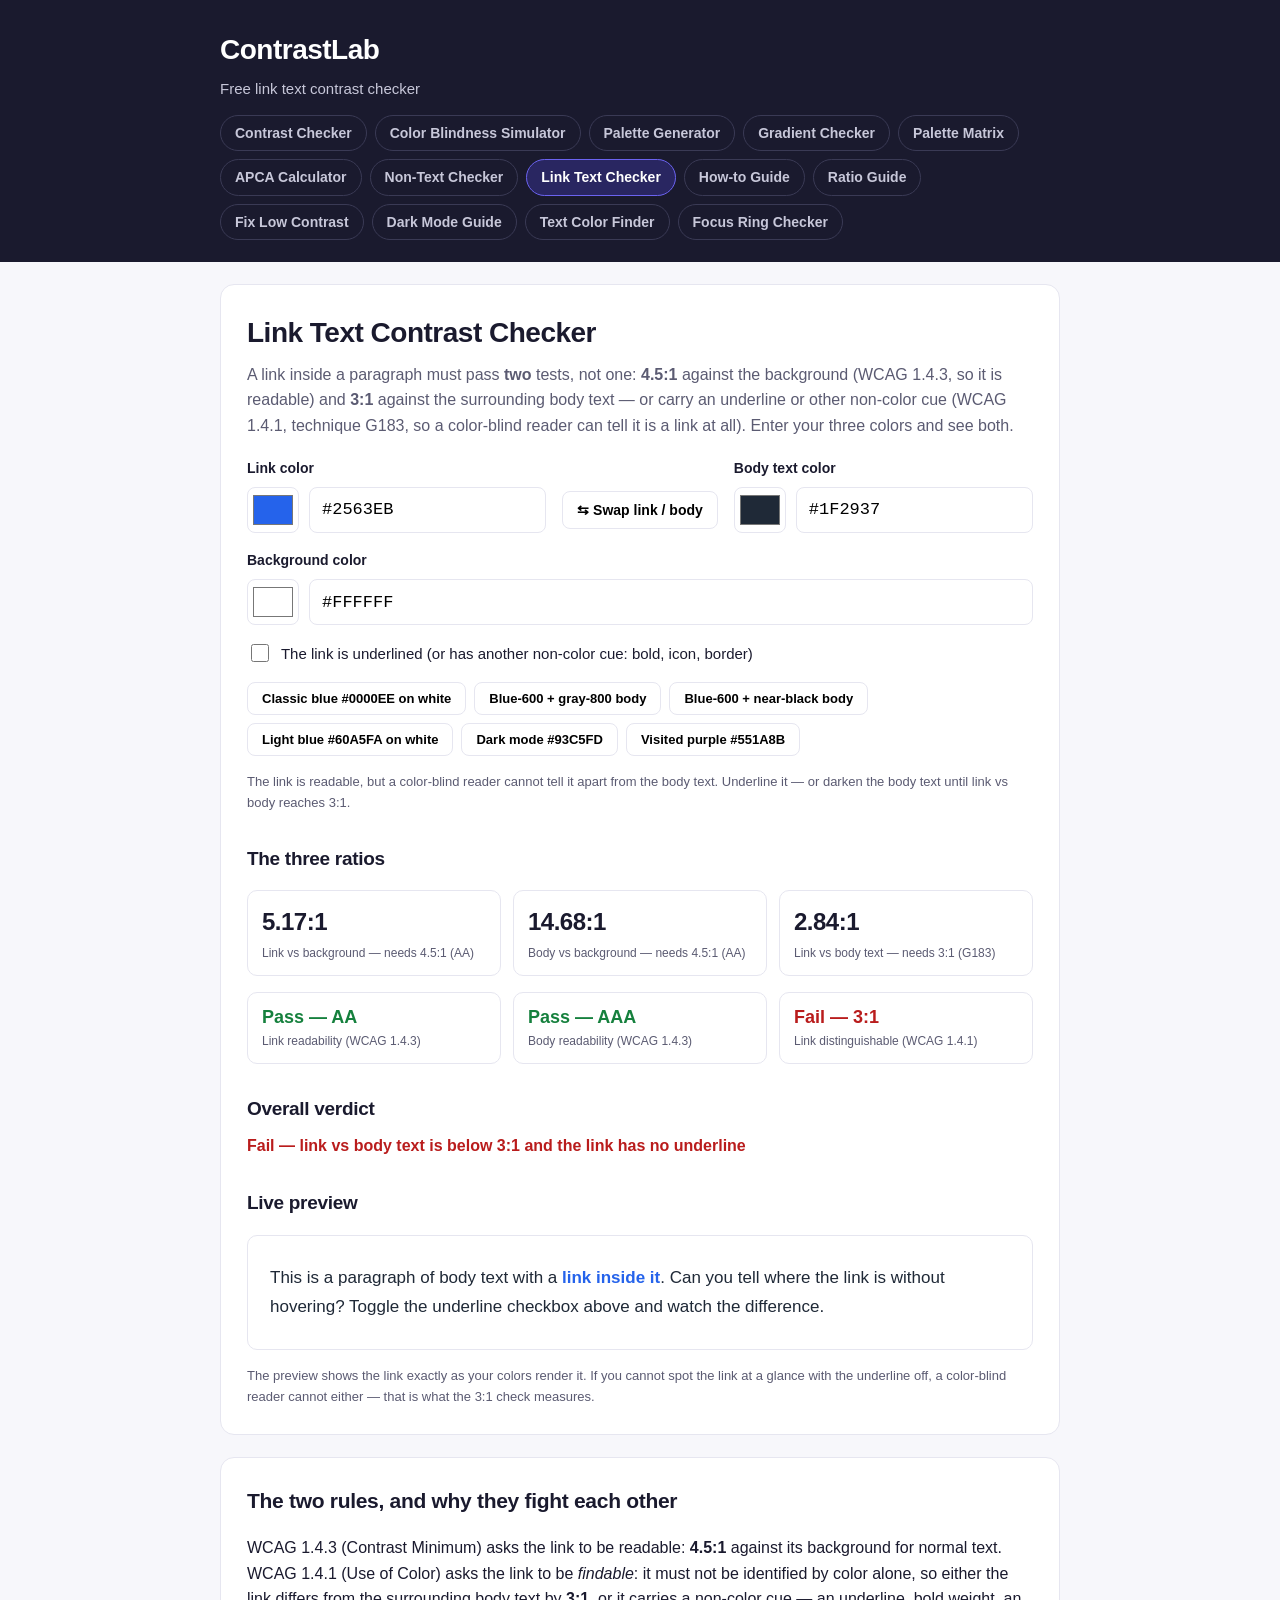
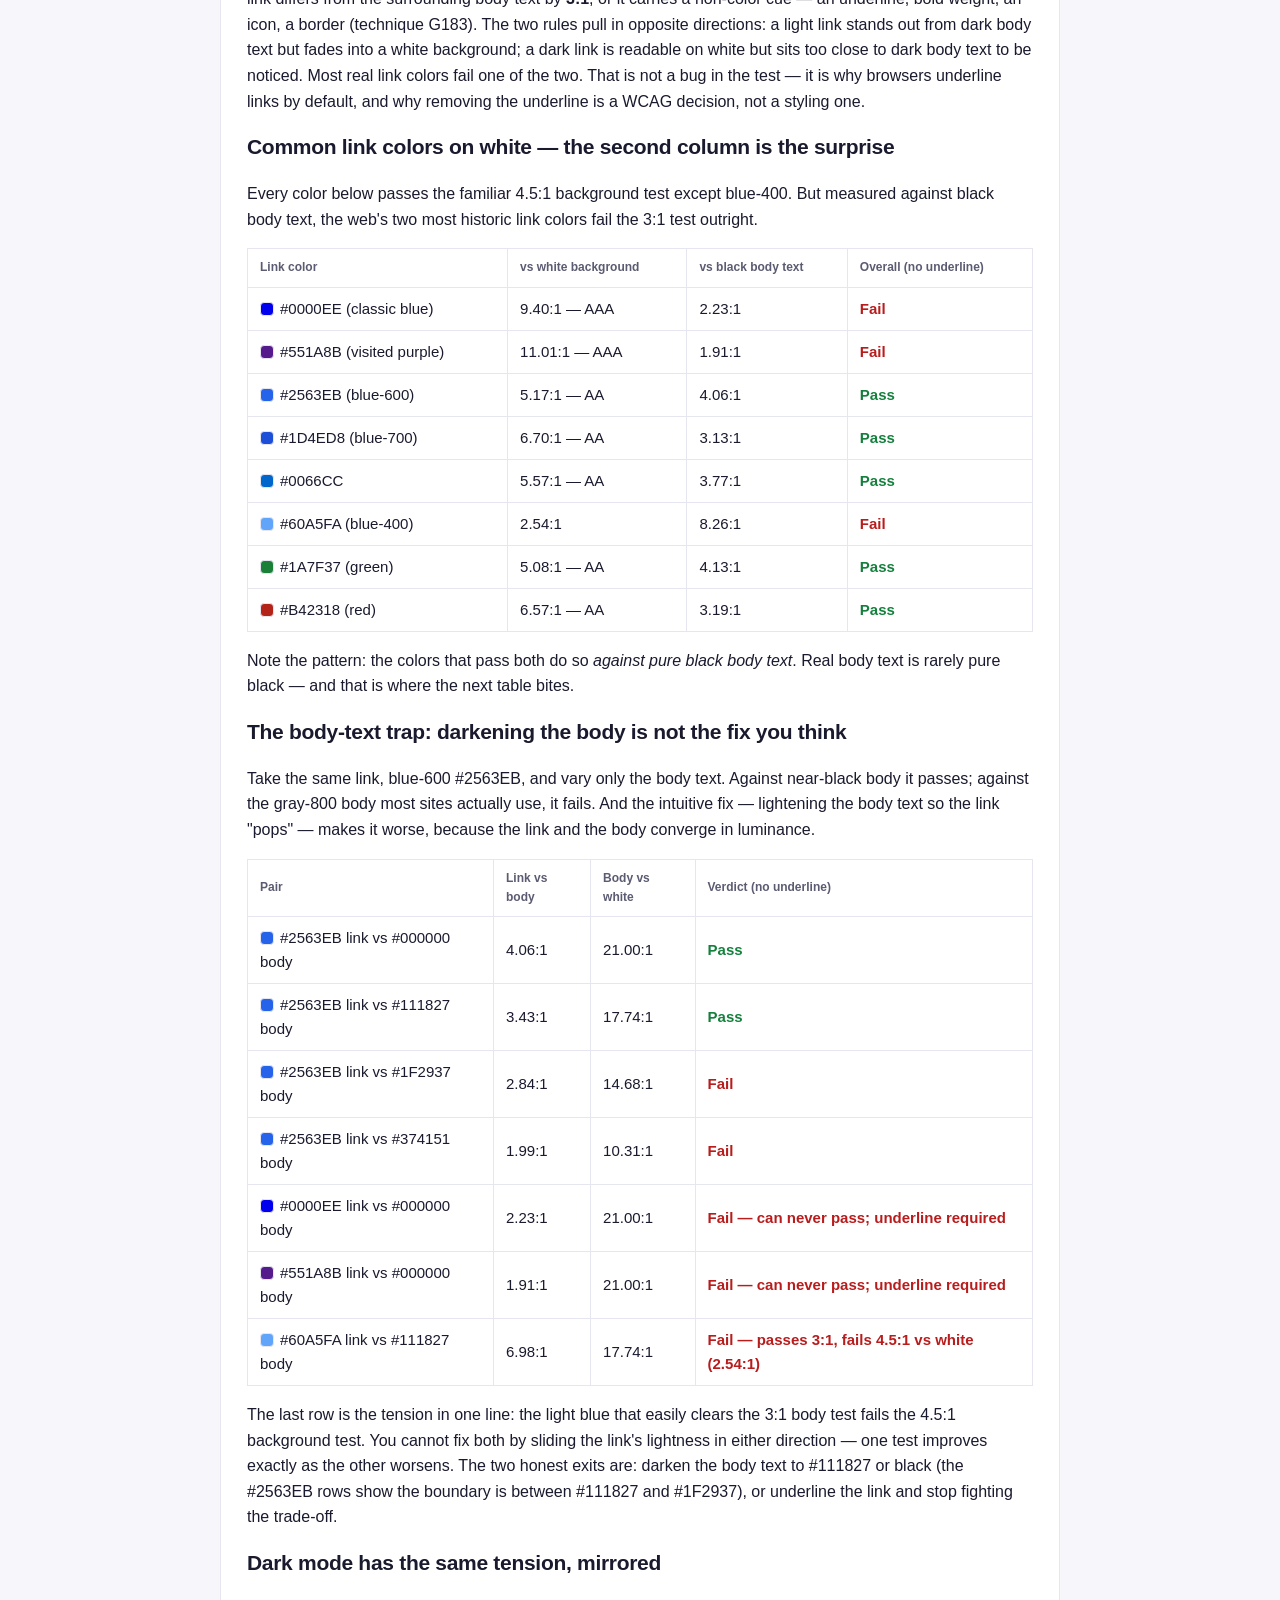
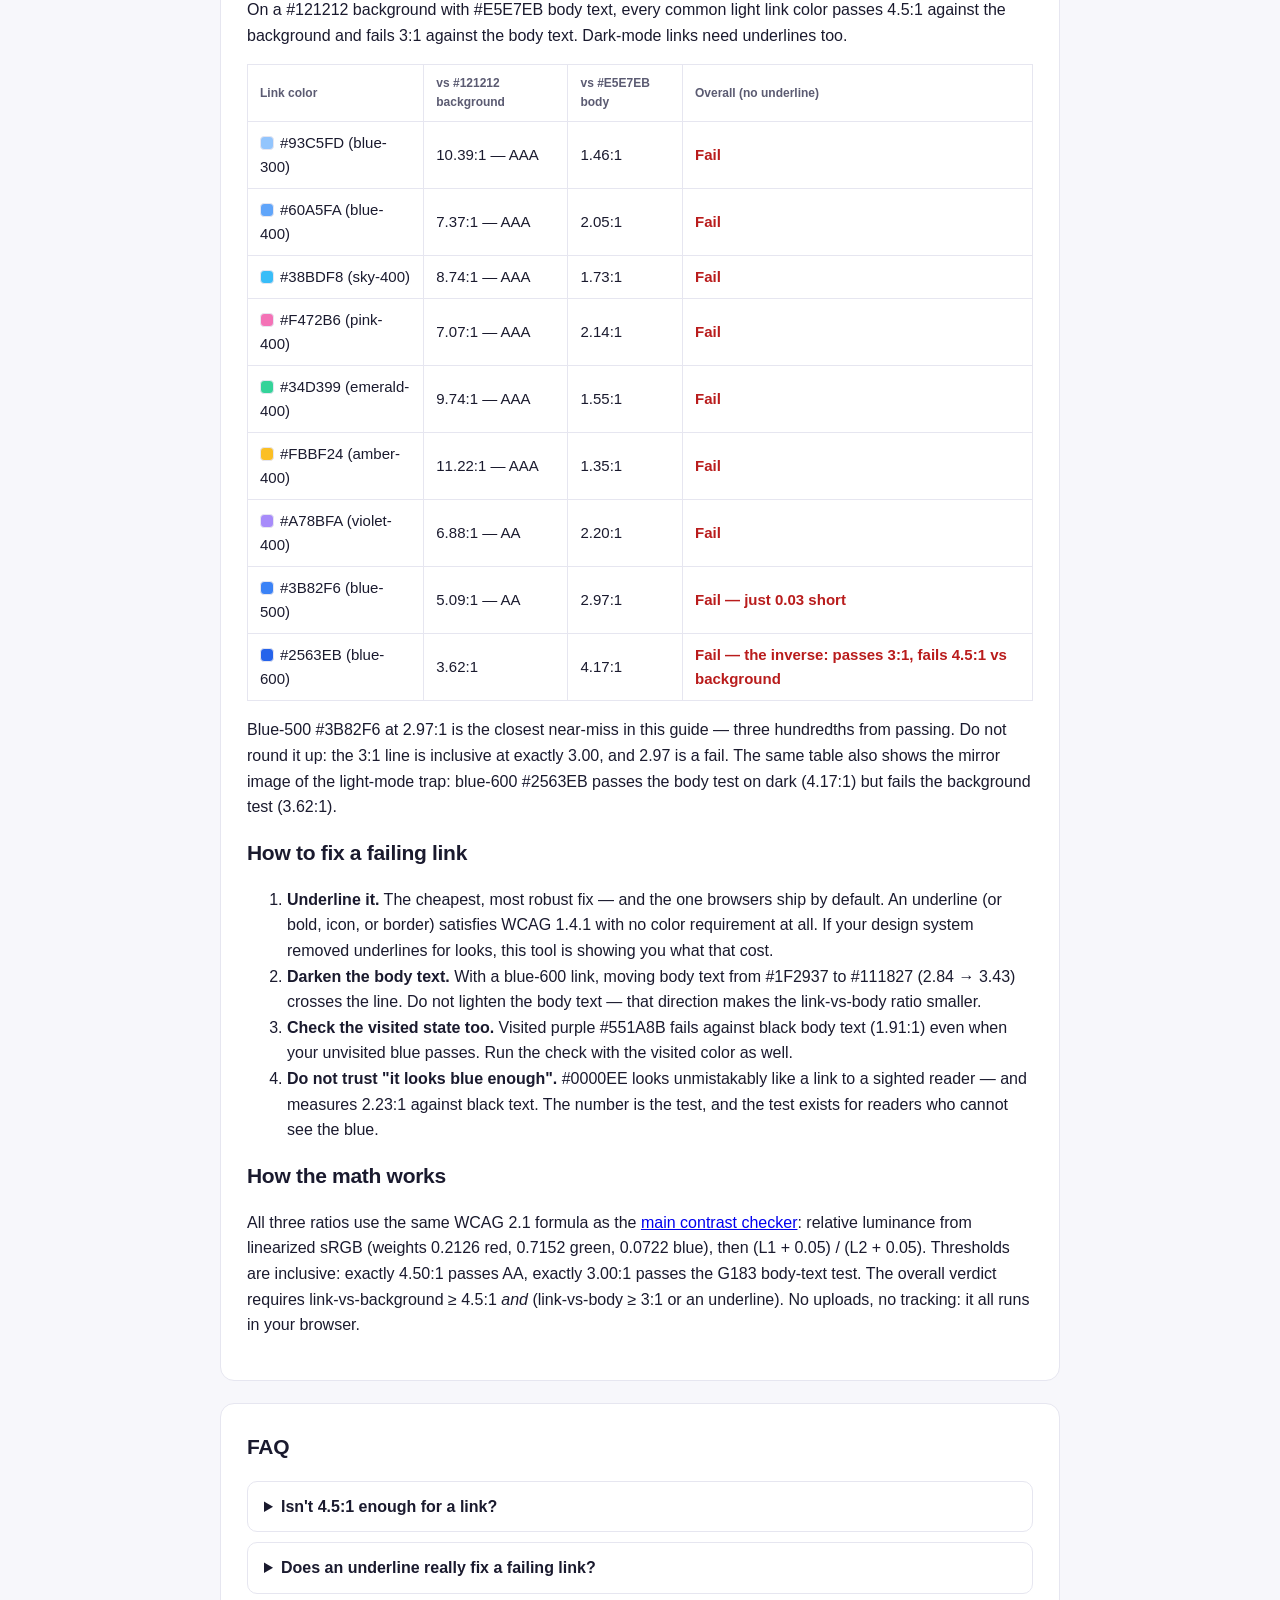
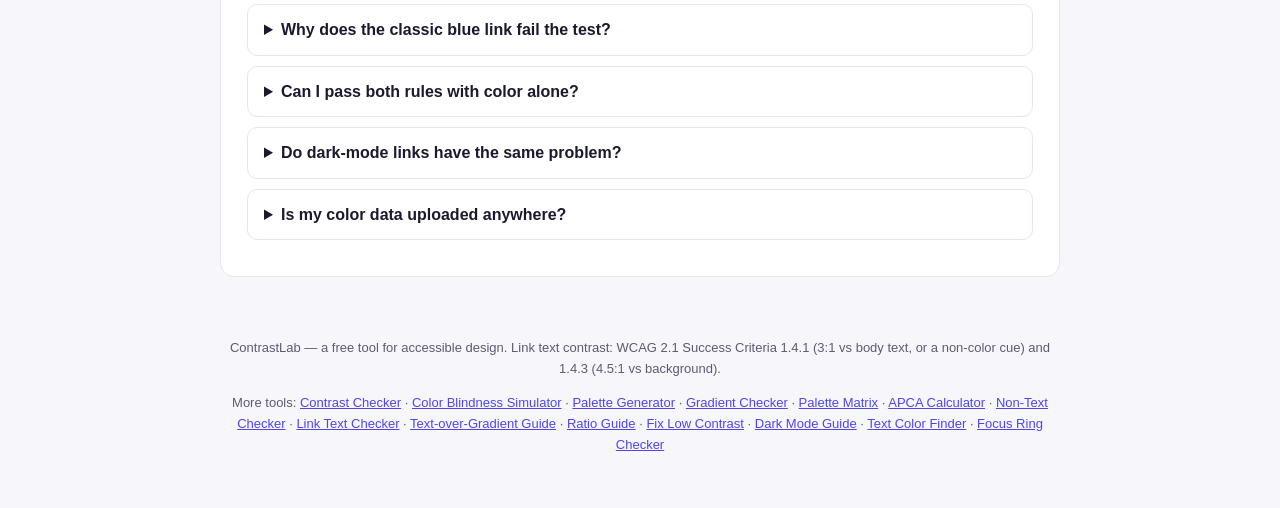
<file: link-text-contrast/index.html>
<!DOCTYPE html>
<html lang="en">
<head>
<meta charset="UTF-8">
<meta name="viewport" content="width=device-width, initial-scale=1.0">
<title>Link Text Contrast Checker — WCAG 1.4.1 (3:1 vs Body Text) &amp; 1.4.3 | ContrastLab</title>
<meta name="description" content="Free link text contrast checker. A link inside a paragraph must pass two tests: 4.5:1 against the background (WCAG 1.4.3) and 3:1 against the surrounding body text — or be underlined (WCAG 1.4.1, technique G183). Check both, with a live preview.">
<meta name="keywords" content="link text contrast checker, link color contrast, wcag 1.4.1, g183, link vs body text 3:1, underline link accessibility, link distinguishable from text">
<meta property="og:title" content="Link Text Contrast Checker | ContrastLab">
<meta property="og:description" content="A link must pass two tests: 4.5:1 against the background and 3:1 against the surrounding body text — or be underlined. Check both with a live preview.">
<meta property="og:type" content="website">
<meta property="og:url" content="https://contrast.mimito6.uk/link-text-contrast">
<link rel="canonical" href="https://contrast.mimito6.uk/link-text-contrast">
<link rel="stylesheet" href="../styles.css">
<style>
.lt-inputs { display: flex; flex-wrap: wrap; gap: 16px; align-items: flex-end; margin: 16px 0; }
.lt-inputs .color-card { flex: 1 1 200px; }
.lt-swap { border: 1px solid var(--line); background: #fff; border-radius: 8px; padding: 10px 14px; font-size: 14px; font-weight: 700; cursor: pointer; margin-bottom: 4px; }
.lt-swap:hover { border-color: var(--accent); }
.lt-presets { display: flex; flex-wrap: wrap; gap: 8px; margin: 4px 0 16px; }
.lt-preset { border: 1px solid var(--line); background: #fff; border-radius: 8px; padding: 8px 14px; font-size: 13px; font-weight: 600; cursor: pointer; }
.lt-preset:hover { border-color: var(--accent); }
.lt-underline-row { margin: 4px 0 16px; font-size: 15px; }
.lt-underline-row input { width: 18px; height: 18px; vertical-align: -3px; margin-right: 8px; }
.lt-results { display: grid; grid-template-columns: repeat(auto-fit, minmax(150px, 1fr)); gap: 12px; margin: 16px 0; }
.lt-stat { border: 1px solid var(--line); border-radius: 10px; padding: 12px 14px; background: #fff; }
.lt-stat .v { font-size: 24px; font-weight: 800; letter-spacing: -.5px; }
.lt-stat .k { font-size: 12px; color: var(--muted); margin-top: 2px; }
.lt-overall { border: 1px solid var(--line); border-radius: 10px; padding: 14px 16px; background: #fff; font-size: 16px; font-weight: 700; margin: 4px 0 16px; }
.lt-table { border-collapse: collapse; width: 100%; margin: 16px 0; font-size: 14px; }
.lt-table th, .lt-table td { border: 1px solid var(--line); padding: 9px 12px; text-align: left; background: #fff; }
.lt-table th { font-size: 12px; color: var(--muted); }
.lt-pass { color: #15803d; font-weight: 700; }
.lt-fail { color: #b91c1c; font-weight: 700; }
.lt-preview { border: 1px solid var(--line); border-radius: 10px; padding: 28px 22px; margin: 16px 0; }
.lt-preview p { font-size: 17px; line-height: 1.7; margin: 0; }
.lt-preview a { font-weight: 600; }
.lt-swatch { display: inline-block; width: 14px; height: 14px; border-radius: 4px; border: 1px solid var(--line); vertical-align: -2px; margin-right: 6px; }
</style>
<script type="application/ld+json">
{
  "@context": "https://schema.org",
  "@type": "WebApplication",
  "name": "ContrastLab Link Text Contrast Checker",
  "applicationCategory": "DesignApplication",
  "operatingSystem": "Web",
  "offers": { "@type": "Offer", "price": "0", "priceCurrency": "USD" },
  "description": "Free link text contrast checker: check a link against its background (WCAG 1.4.3, 4.5:1) and against the surrounding body text (WCAG 1.4.1 / G183, 3:1), or mark it underlined, with a live paragraph preview."
}
</script>
<script type="application/ld+json">
{
  "@context": "https://schema.org",
  "@type": "FAQPage",
  "mainEntity": [
    {"@type": "Question", "name": "Isn't 4.5:1 enough for a link?",
     "acceptedAnswer": {"@type": "Answer", "text": "No. 4.5:1 is only the link-versus-background test (WCAG 1.4.3). WCAG 1.4.1 separately requires the link to be distinguishable from the surrounding body text — a 3:1 color difference, or a non-color cue such as an underline. A link can pass 4.5:1 and still be invisible as a link to a color-blind reader."}},
    {"@type": "Question", "name": "Does an underline really fix a failing link?",
     "acceptedAnswer": {"@type": "Answer", "text": "Yes. Technique G183 lists underlining (and other non-color cues such as bold, an icon, or a border) as a valid way to distinguish links from surrounding text, with no color-difference requirement at all. That is exactly why browsers underline links by default — and why removing the underline creates a WCAG problem most teams never measure."}},
    {"@type": "Question", "name": "Why does the classic blue link fail the test?",
     "acceptedAnswer": {"@type": "Answer", "text": "The web's original link blue, #0000EE, measures 9.40:1 against white — AAA — but only 2.23:1 against black body text, below the 3:1 line. Even against pure black it cannot pass, so a classic blue link with no underline fails WCAG 1.4.1. The visited-link purple #551A8B is worse at 1.91:1 against black. Both need underlines (or a different link color)."}},
    {"@type": "Question", "name": "Can I pass both rules with color alone?",
     "acceptedAnswer": {"@type": "Answer", "text": "Sometimes, but the window is narrow. The link's luminance must sit in a band: dark enough for 4.5:1 against the background, light enough for 3:1 against the body text. For example, blue-600 #2563EB passes both when the body text is #111827 or darker (3.43:1), but fails when the body is #1F2937 (2.84:1). Darkening the link helps the background test and hurts the body test; lightening the body text makes the body test worse, not better."}},
    {"@type": "Question", "name": "Do dark-mode links have the same problem?",
     "acceptedAnswer": {"@type": "Answer", "text": "Yes, mirrored. On a #121212 background with #E5E7EB body text, every common light link color fails the 3:1 link-vs-body test — #93C5FD is 1.46:1, #60A5FA 2.05:1, #FBBF24 1.35:1 — even though all of them pass 4.5:1 against the background. Dark-mode links need underlines too, or a much darker body text."}},
    {"@type": "Question", "name": "Is my color data uploaded anywhere?",
     "acceptedAnswer": {"@type": "Answer", "text": "No. Everything runs locally in your browser; no colors, no analytics, no tracking."}}
  ]
}
</script>
</head>
<body>
<header class="site-header">
  <div class="wrap">
    <div class="brand"><a href="/" class="brand-link">ContrastLab</a></div>
    <p class="tagline">Free link text contrast checker</p>
    <nav class="site-nav" aria-label="Tools">
      <a href="/">Contrast Checker</a>
      <a href="/color-blindness-simulator">Color Blindness Simulator</a>
      <a href="/palette-generator">Palette Generator</a>
      <a href="/gradient-checker">Gradient Checker</a>
      <a href="/palette-contrast-matrix">Palette Matrix</a>
      <a href="/apca-calculator">APCA Calculator</a>
      <a href="/non-text-contrast">Non-Text Checker</a>
      <a href="/link-text-contrast" class="active">Link Text Checker</a>
      <a href="/text-over-gradient-guide">How-to Guide</a>
      <a href="/wcag-contrast-ratio-explained">Ratio Guide</a>
      <a href="/fix-low-contrast">Fix Low Contrast</a>
      <a href="/dark-mode-contrast-guide">Dark Mode Guide</a>
          <a href="/text-color-finder">Text Color Finder</a>
          <a href="/focus-indicator-contrast">Focus Ring Checker</a>
    </nav>
  </div>
</header>

<main class="wrap">
  <section class="tool" aria-label="Link text contrast checker">
    <h1 class="page-title">Link Text Contrast Checker</h1>
    <p class="page-intro">A link inside a paragraph must pass <strong>two</strong> tests, not one: <strong>4.5:1</strong> against the background (WCAG 1.4.3, so it is readable) and <strong>3:1</strong> against the surrounding body text — or carry an underline or other non-color cue (WCAG 1.4.1, technique G183, so a color-blind reader can tell it is a link at all). Enter your three colors and see both.</p>

    <div class="lt-inputs">
      <div class="color-card">
        <label for="ltLink">Link color</label>
        <div class="picker-row">
          <input type="color" id="ltLink" value="#2563EB" aria-label="Link color picker">
          <input type="text" id="ltLinkHex" value="#2563EB" spellcheck="false" aria-label="Link color hex">
        </div>
      </div>
      <button id="ltSwap" class="lt-swap" type="button" title="Swap link and body colors">&#8646; Swap link / body</button>
      <div class="color-card">
        <label for="ltBody">Body text color</label>
        <div class="picker-row">
          <input type="color" id="ltBody" value="#1F2937" aria-label="Body text color picker">
          <input type="text" id="ltBodyHex" value="#1F2937" spellcheck="false" aria-label="Body text color hex">
        </div>
      </div>
      <div class="color-card">
        <label for="ltBg">Background color</label>
        <div class="picker-row">
          <input type="color" id="ltBg" value="#ffffff" aria-label="Background color picker">
          <input type="text" id="ltBgHex" value="#ffffff" spellcheck="false" aria-label="Background color hex">
        </div>
      </div>
    </div>
    <div class="lt-underline-row">
      <label><input type="checkbox" id="ltUnderline"> The link is underlined (or has another non-color cue: bold, icon, border)</label>
    </div>
    <div class="lt-presets">
      <button class="lt-preset" type="button" data-l="#0000EE" data-b="#000000" data-g="#FFFFFF">Classic blue #0000EE on white</button>
      <button class="lt-preset" type="button" data-l="#2563EB" data-b="#1F2937" data-g="#FFFFFF">Blue-600 + gray-800 body</button>
      <button class="lt-preset" type="button" data-l="#2563EB" data-b="#111827" data-g="#FFFFFF">Blue-600 + near-black body</button>
      <button class="lt-preset" type="button" data-l="#60A5FA" data-b="#374151" data-g="#FFFFFF">Light blue #60A5FA on white</button>
      <button class="lt-preset" type="button" data-l="#93C5FD" data-b="#E5E7EB" data-g="#121212">Dark mode #93C5FD</button>
      <button class="lt-preset" type="button" data-l="#551A8B" data-b="#000000" data-g="#FFFFFF">Visited purple #551A8B</button>
    </div>
    <p class="hint" id="ltNote"></p>

    <h2 class="sub-h">The three ratios</h2>
    <div class="lt-results">
      <div class="lt-stat"><div class="v" id="ltRatioLinkBg">–</div><div class="k">Link vs background — needs 4.5:1 (AA)</div></div>
      <div class="lt-stat"><div class="v" id="ltRatioBodyBg">–</div><div class="k">Body vs background — needs 4.5:1 (AA)</div></div>
      <div class="lt-stat"><div class="v" id="ltRatioLinkBody">–</div><div class="k">Link vs body text — needs 3:1 (G183)</div></div>
    </div>
    <div class="lt-results">
      <div class="lt-stat"><div class="v" id="ltVerdictLinkBg" style="font-size:18px;line-height:1.4">–</div><div class="k">Link readability (WCAG 1.4.3)</div></div>
      <div class="lt-stat"><div class="v" id="ltVerdictBodyBg" style="font-size:18px;line-height:1.4">–</div><div class="k">Body readability (WCAG 1.4.3)</div></div>
      <div class="lt-stat"><div class="v" id="ltVerdictLinkBody" style="font-size:18px;line-height:1.4">–</div><div class="k">Link distinguishable (WCAG 1.4.1)</div></div>
    </div>

    <h2 class="sub-h">Overall verdict</h2>
    <div class="lt-overall" id="ltOverall">–</div>

    <h2 class="sub-h">Live preview</h2>
    <div class="lt-preview" id="ltPreview">
      <p id="ltPreviewText">This is a paragraph of body text with a <a href="#" id="ltPreviewLink" onclick="return false;">link inside it</a>. Can you tell where the link is without hovering? Toggle the underline checkbox above and watch the difference.</p>
    </div>
    <p class="hint">The preview shows the link exactly as your colors render it. If you cannot spot the link at a glance with the underline off, a color-blind reader cannot either — that is what the 3:1 check measures.</p>
  </section>

  <section class="guide" aria-label="Guide">
    <h2>The two rules, and why they fight each other</h2>
    <p>WCAG 1.4.3 (Contrast Minimum) asks the link to be readable: <strong>4.5:1</strong> against its background for normal text. WCAG 1.4.1 (Use of Color) asks the link to be <em>findable</em>: it must not be identified by color alone, so either the link differs from the surrounding body text by <strong>3:1</strong>, or it carries a non-color cue — an underline, bold weight, an icon, a border (technique G183). The two rules pull in opposite directions: a light link stands out from dark body text but fades into a white background; a dark link is readable on white but sits too close to dark body text to be noticed. Most real link colors fail one of the two. That is not a bug in the test — it is why browsers underline links by default, and why removing the underline is a WCAG decision, not a styling one.</p>
    <h2>Common link colors on white — the second column is the surprise</h2>
    <p>Every color below passes the familiar 4.5:1 background test except blue-400. But measured against black body text, the web's two most historic link colors fail the 3:1 test outright.</p>
    <table class="lt-table">
      <thead><tr><th>Link color</th><th>vs white background</th><th>vs black body text</th><th>Overall (no underline)</th></tr></thead>
      <tbody>
        <tr><td><span class="lt-swatch" style="background:#0000EE"></span>#0000EE (classic blue)</td><td>9.40:1 — AAA</td><td>2.23:1</td><td class="lt-fail">Fail</td></tr>
        <tr><td><span class="lt-swatch" style="background:#551A8B"></span>#551A8B (visited purple)</td><td>11.01:1 — AAA</td><td>1.91:1</td><td class="lt-fail">Fail</td></tr>
        <tr><td><span class="lt-swatch" style="background:#2563EB"></span>#2563EB (blue-600)</td><td>5.17:1 — AA</td><td>4.06:1</td><td class="lt-pass">Pass</td></tr>
        <tr><td><span class="lt-swatch" style="background:#1D4ED8"></span>#1D4ED8 (blue-700)</td><td>6.70:1 — AA</td><td>3.13:1</td><td class="lt-pass">Pass</td></tr>
        <tr><td><span class="lt-swatch" style="background:#0066CC"></span>#0066CC</td><td>5.57:1 — AA</td><td>3.77:1</td><td class="lt-pass">Pass</td></tr>
        <tr><td><span class="lt-swatch" style="background:#60A5FA"></span>#60A5FA (blue-400)</td><td>2.54:1</td><td>8.26:1</td><td class="lt-fail">Fail</td></tr>
        <tr><td><span class="lt-swatch" style="background:#1A7F37"></span>#1A7F37 (green)</td><td>5.08:1 — AA</td><td>4.13:1</td><td class="lt-pass">Pass</td></tr>
        <tr><td><span class="lt-swatch" style="background:#B42318"></span>#B42318 (red)</td><td>6.57:1 — AA</td><td>3.19:1</td><td class="lt-pass">Pass</td></tr>
      </tbody>
    </table>
    <p>Note the pattern: the colors that pass both do so <em>against pure black body text</em>. Real body text is rarely pure black — and that is where the next table bites.</p>
    <h2>The body-text trap: darkening the body is not the fix you think</h2>
    <p>Take the same link, blue-600 #2563EB, and vary only the body text. Against near-black body it passes; against the gray-800 body most sites actually use, it fails. And the intuitive fix — lightening the body text so the link "pops" — makes it worse, because the link and the body converge in luminance.</p>
    <table class="lt-table">
      <thead><tr><th>Pair</th><th>Link vs body</th><th>Body vs white</th><th>Verdict (no underline)</th></tr></thead>
      <tbody>
        <tr><td><span class="lt-swatch" style="background:#2563EB"></span>#2563EB link vs #000000 body</td><td>4.06:1</td><td>21.00:1</td><td class="lt-pass">Pass</td></tr>
        <tr><td><span class="lt-swatch" style="background:#2563EB"></span>#2563EB link vs #111827 body</td><td>3.43:1</td><td>17.74:1</td><td class="lt-pass">Pass</td></tr>
        <tr><td><span class="lt-swatch" style="background:#2563EB"></span>#2563EB link vs #1F2937 body</td><td>2.84:1</td><td>14.68:1</td><td class="lt-fail">Fail</td></tr>
        <tr><td><span class="lt-swatch" style="background:#2563EB"></span>#2563EB link vs #374151 body</td><td>1.99:1</td><td>10.31:1</td><td class="lt-fail">Fail</td></tr>
        <tr><td><span class="lt-swatch" style="background:#0000EE"></span>#0000EE link vs #000000 body</td><td>2.23:1</td><td>21.00:1</td><td class="lt-fail">Fail — can never pass; underline required</td></tr>
        <tr><td><span class="lt-swatch" style="background:#551A8B"></span>#551A8B link vs #000000 body</td><td>1.91:1</td><td>21.00:1</td><td class="lt-fail">Fail — can never pass; underline required</td></tr>
        <tr><td><span class="lt-swatch" style="background:#60A5FA"></span>#60A5FA link vs #111827 body</td><td>6.98:1</td><td>17.74:1</td><td class="lt-fail">Fail — passes 3:1, fails 4.5:1 vs white (2.54:1)</td></tr>
      </tbody>
    </table>
    <p>The last row is the tension in one line: the light blue that easily clears the 3:1 body test fails the 4.5:1 background test. You cannot fix both by sliding the link's lightness in either direction — one test improves exactly as the other worsens. The two honest exits are: darken the body text to #111827 or black (the #2563EB rows show the boundary is between #111827 and #1F2937), or underline the link and stop fighting the trade-off.</p>
    <h2>Dark mode has the same tension, mirrored</h2>
    <p>On a #121212 background with #E5E7EB body text, every common light link color passes 4.5:1 against the background and fails 3:1 against the body text. Dark-mode links need underlines too.</p>
    <table class="lt-table">
      <thead><tr><th>Link color</th><th>vs #121212 background</th><th>vs #E5E7EB body</th><th>Overall (no underline)</th></tr></thead>
      <tbody>
        <tr><td><span class="lt-swatch" style="background:#93C5FD"></span>#93C5FD (blue-300)</td><td>10.39:1 — AAA</td><td>1.46:1</td><td class="lt-fail">Fail</td></tr>
        <tr><td><span class="lt-swatch" style="background:#60A5FA"></span>#60A5FA (blue-400)</td><td>7.37:1 — AAA</td><td>2.05:1</td><td class="lt-fail">Fail</td></tr>
        <tr><td><span class="lt-swatch" style="background:#38BDF8"></span>#38BDF8 (sky-400)</td><td>8.74:1 — AAA</td><td>1.73:1</td><td class="lt-fail">Fail</td></tr>
        <tr><td><span class="lt-swatch" style="background:#F472B6"></span>#F472B6 (pink-400)</td><td>7.07:1 — AAA</td><td>2.14:1</td><td class="lt-fail">Fail</td></tr>
        <tr><td><span class="lt-swatch" style="background:#34D399"></span>#34D399 (emerald-400)</td><td>9.74:1 — AAA</td><td>1.55:1</td><td class="lt-fail">Fail</td></tr>
        <tr><td><span class="lt-swatch" style="background:#FBBF24"></span>#FBBF24 (amber-400)</td><td>11.22:1 — AAA</td><td>1.35:1</td><td class="lt-fail">Fail</td></tr>
        <tr><td><span class="lt-swatch" style="background:#A78BFA"></span>#A78BFA (violet-400)</td><td>6.88:1 — AA</td><td>2.20:1</td><td class="lt-fail">Fail</td></tr>
        <tr><td><span class="lt-swatch" style="background:#3B82F6"></span>#3B82F6 (blue-500)</td><td>5.09:1 — AA</td><td>2.97:1</td><td class="lt-fail">Fail — just 0.03 short</td></tr>
        <tr><td><span class="lt-swatch" style="background:#2563EB"></span>#2563EB (blue-600)</td><td>3.62:1</td><td>4.17:1</td><td class="lt-fail">Fail — the inverse: passes 3:1, fails 4.5:1 vs background</td></tr>
      </tbody>
    </table>
    <p>Blue-500 #3B82F6 at 2.97:1 is the closest near-miss in this guide — three hundredths from passing. Do not round it up: the 3:1 line is inclusive at exactly 3.00, and 2.97 is a fail. The same table also shows the mirror image of the light-mode trap: blue-600 #2563EB passes the body test on dark (4.17:1) but fails the background test (3.62:1).</p>
    <h2>How to fix a failing link</h2>
    <ol>
      <li><strong>Underline it.</strong> The cheapest, most robust fix — and the one browsers ship by default. An underline (or bold, icon, or border) satisfies WCAG 1.4.1 with no color requirement at all. If your design system removed underlines for looks, this tool is showing you what that cost.</li>
      <li><strong>Darken the body text.</strong> With a blue-600 link, moving body text from #1F2937 to #111827 (2.84 → 3.43) crosses the line. Do not lighten the body text — that direction makes the link-vs-body ratio smaller.</li>
      <li><strong>Check the visited state too.</strong> Visited purple #551A8B fails against black body text (1.91:1) even when your unvisited blue passes. Run the check with the visited color as well.</li>
      <li><strong>Do not trust "it looks blue enough".</strong> #0000EE looks unmistakably like a link to a sighted reader — and measures 2.23:1 against black text. The number is the test, and the test exists for readers who cannot see the blue.</li>
    </ol>
    <h2>How the math works</h2>
    <p>All three ratios use the same WCAG 2.1 formula as the <a href="/">main contrast checker</a>: relative luminance from linearized sRGB (weights 0.2126 red, 0.7152 green, 0.0722 blue), then (L1 + 0.05) / (L2 + 0.05). Thresholds are inclusive: exactly 4.50:1 passes AA, exactly 3.00:1 passes the G183 body-text test. The overall verdict requires link-vs-background ≥ 4.5:1 <em>and</em> (link-vs-body ≥ 3:1 or an underline). No uploads, no tracking: it all runs in your browser.</p>
  </section>

  <section class="faq" aria-label="FAQ">
    <h2>FAQ</h2>
    <details><summary>Isn't 4.5:1 enough for a link?</summary>
      <p>No. 4.5:1 is only the link-versus-background test (WCAG 1.4.3). WCAG 1.4.1 separately requires the link to be distinguishable from the surrounding body text — a 3:1 color difference, or a non-color cue such as an underline. A link can pass 4.5:1 and still be invisible as a link to a color-blind reader.</p></details>
    <details><summary>Does an underline really fix a failing link?</summary>
      <p>Yes. Technique G183 lists underlining (and other non-color cues such as bold, an icon, or a border) as a valid way to distinguish links from surrounding text, with no color-difference requirement at all. That is exactly why browsers underline links by default — and why removing the underline creates a WCAG problem most teams never measure.</p></details>
    <details><summary>Why does the classic blue link fail the test?</summary>
      <p>The web's original link blue, #0000EE, measures 9.40:1 against white — AAA — but only 2.23:1 against black body text, below the 3:1 line. Even against pure black it cannot pass, so a classic blue link with no underline fails WCAG 1.4.1. The visited-link purple #551A8B is worse at 1.91:1 against black. Both need underlines (or a different link color).</p></details>
    <details><summary>Can I pass both rules with color alone?</summary>
      <p>Sometimes, but the window is narrow. The link's luminance must sit in a band: dark enough for 4.5:1 against the background, light enough for 3:1 against the body text. For example, blue-600 #2563EB passes both when the body text is #111827 or darker (3.43:1), but fails when the body is #1F2937 (2.84:1). Darkening the link helps the background test and hurts the body test; lightening the body text makes the body test worse, not better.</p></details>
    <details><summary>Do dark-mode links have the same problem?</summary>
      <p>Yes, mirrored. On a #121212 background with #E5E7EB body text, every common light link color fails the 3:1 link-vs-body test — #93C5FD is 1.46:1, #60A5FA 2.05:1, #FBBF24 1.35:1 — even though all of them pass 4.5:1 against the background. Dark-mode links need underlines too, or a much darker body text.</p></details>
    <details><summary>Is my color data uploaded anywhere?</summary>
      <p>No. Everything runs locally in your browser; no colors, no analytics, no tracking.</p></details>
  </section>
</main>

<footer class="site-footer">
  <div class="wrap">
    <p>ContrastLab — a free tool for accessible design. Link text contrast: WCAG 2.1 Success Criteria 1.4.1 (3:1 vs body text, or a non-color cue) and 1.4.3 (4.5:1 vs background).</p>
    <p class="footer-tools">More tools: <a href="/">Contrast Checker</a> &middot; <a href="/color-blindness-simulator">Color Blindness Simulator</a> &middot; <a href="/palette-generator">Palette Generator</a> &middot; <a href="/gradient-checker">Gradient Checker</a> &middot; <a href="/palette-contrast-matrix">Palette Matrix</a> &middot; <a href="/apca-calculator">APCA Calculator</a> &middot; <a href="/non-text-contrast">Non-Text Checker</a> &middot; <a href="/link-text-contrast">Link Text Checker</a> &middot; <a href="/text-over-gradient-guide">Text-over-Gradient Guide</a> &middot; <a href="/wcag-contrast-ratio-explained">Ratio Guide</a> &middot; <a href="/fix-low-contrast">Fix Low Contrast</a> &middot; <a href="/dark-mode-contrast-guide">Dark Mode Guide</a> &middot; <a href="/text-color-finder">Text Color Finder</a> &middot; <a href="/focus-indicator-contrast">Focus Ring Checker</a></p>
  </div>
</footer>

<script src="linktext.js"></script>
</body>
</html>
</file>
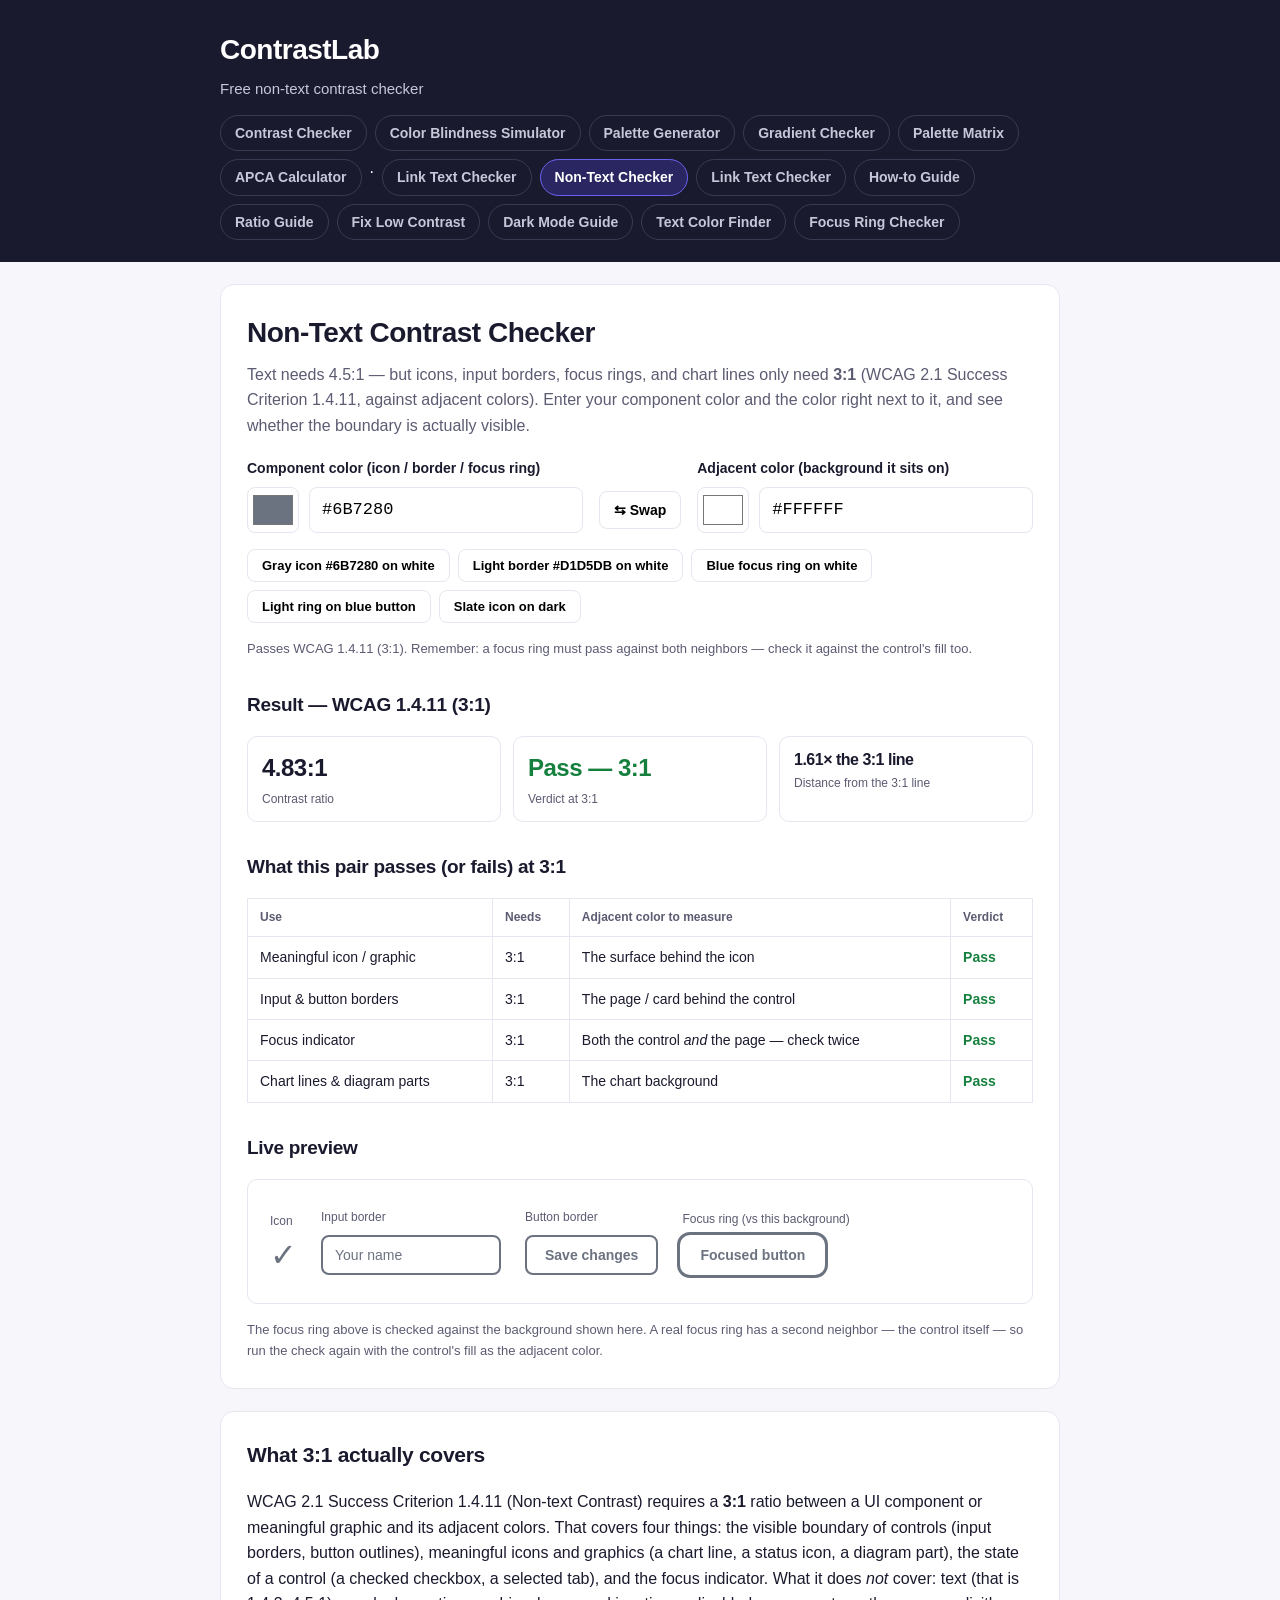
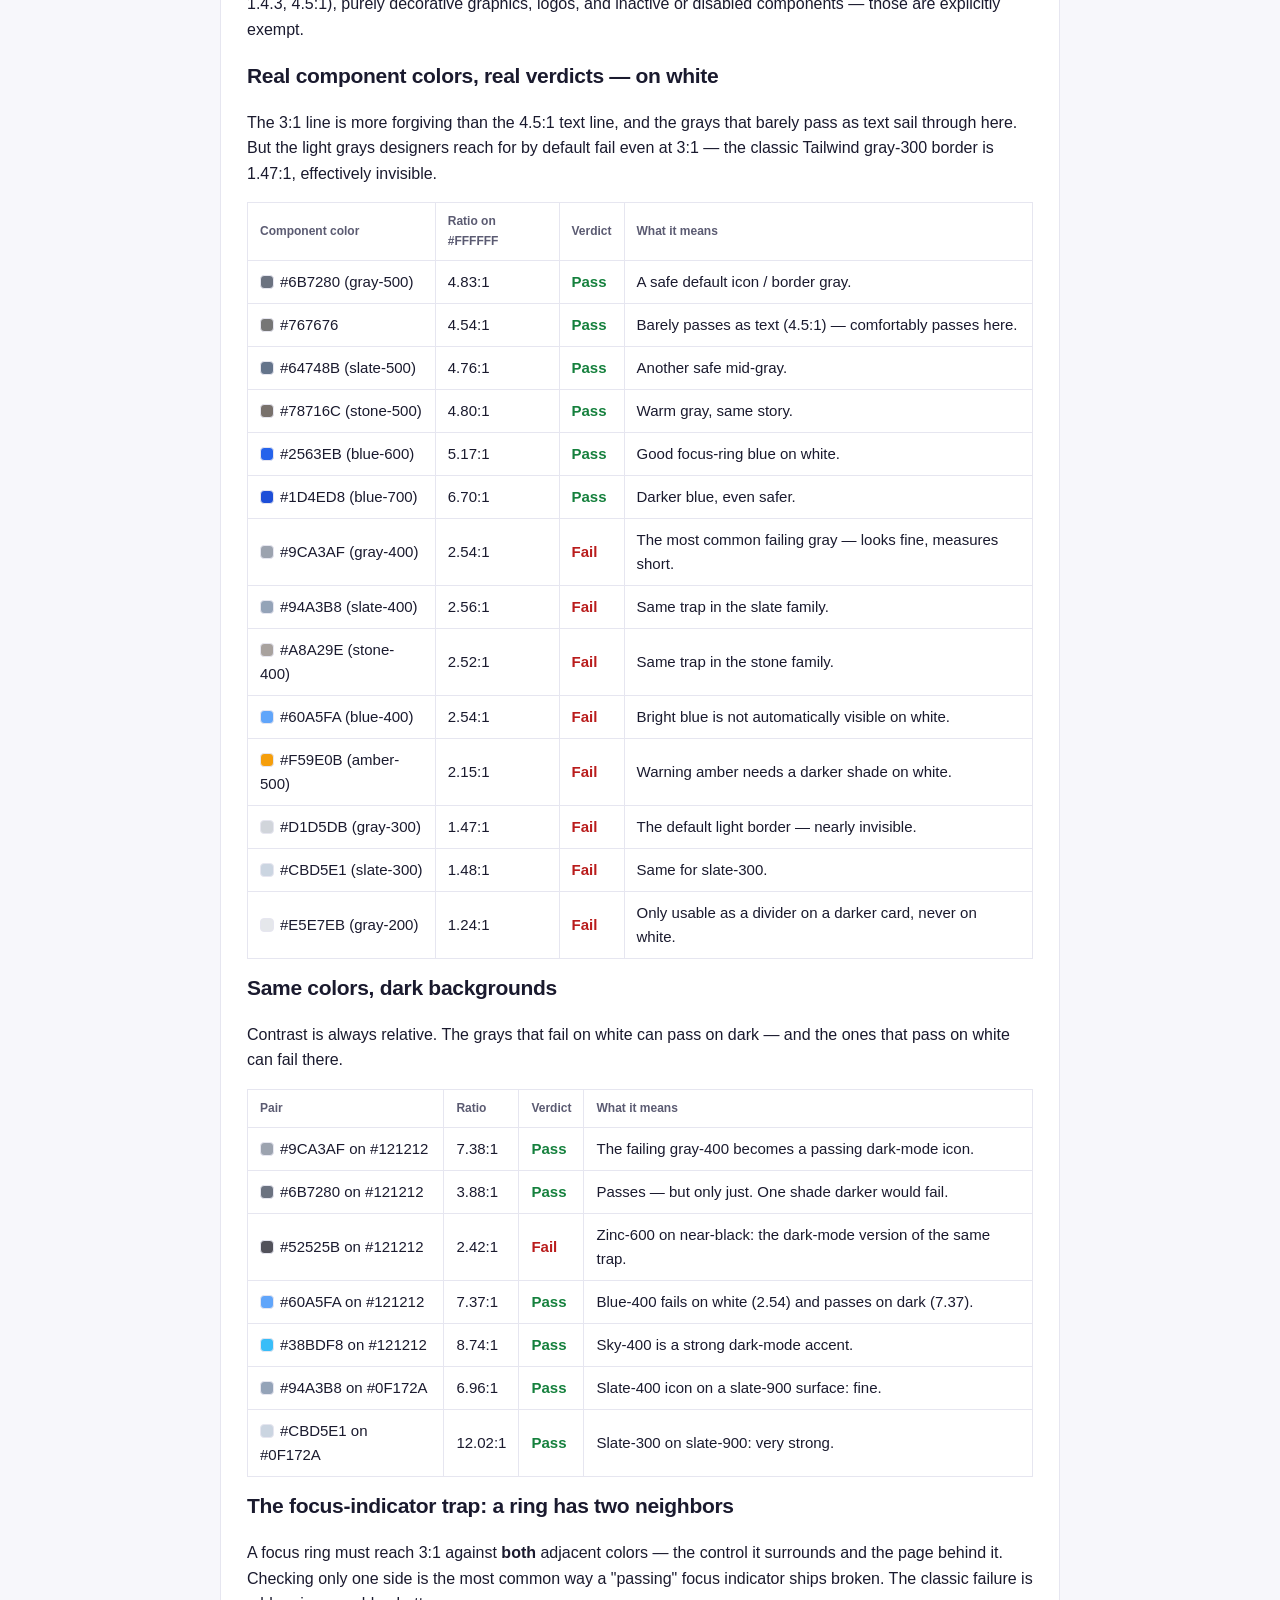
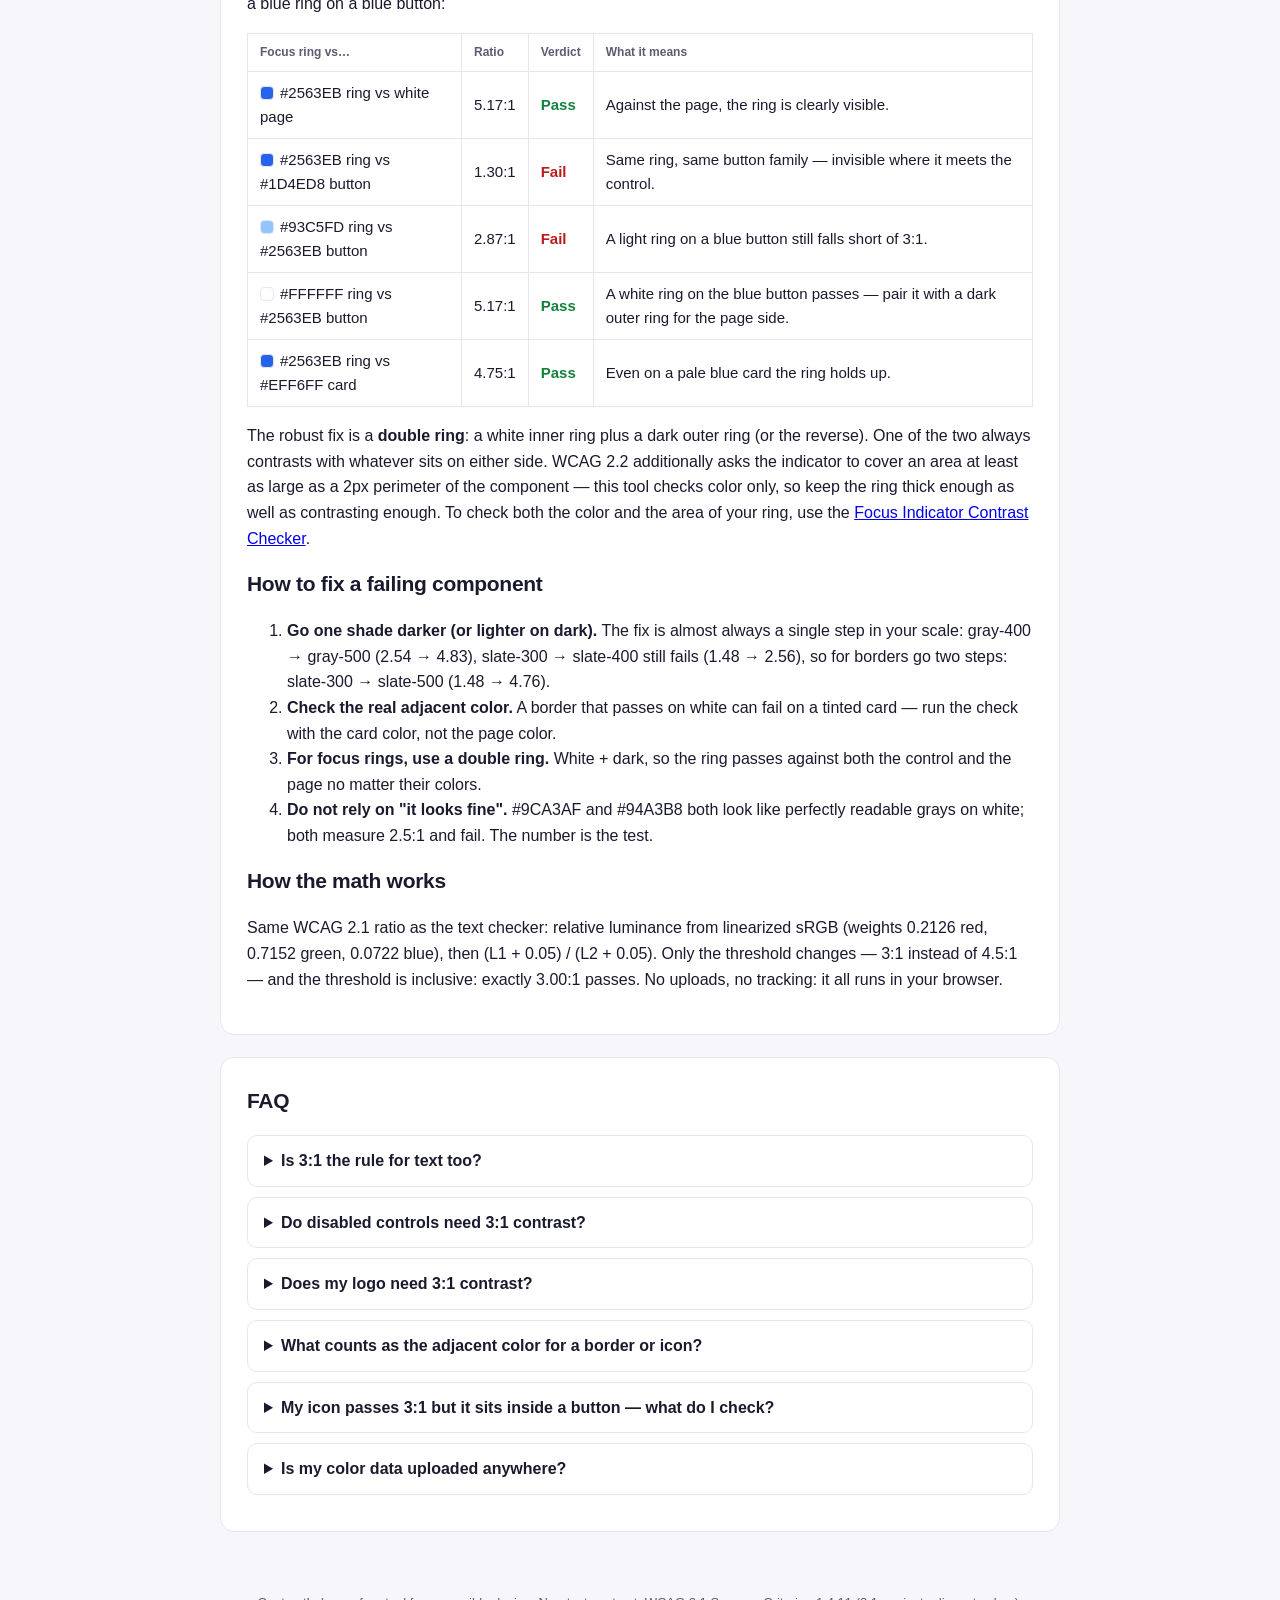
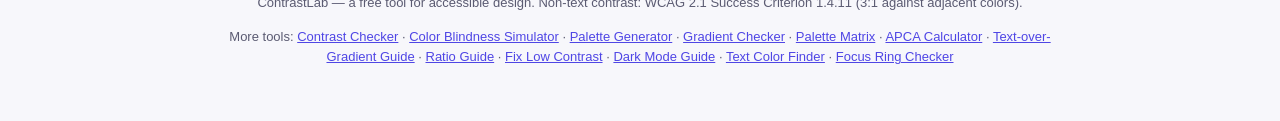
<file: non-text-contrast/index.html>
<!DOCTYPE html>
<html lang="en">
<head>
<meta charset="UTF-8">
<meta name="viewport" content="width=device-width, initial-scale=1.0">
<title>Non-Text Contrast Checker — WCAG 1.4.11 (3:1) for Icons, Borders &amp; Focus Rings | ContrastLab</title>
<meta name="description" content="Free non-text contrast checker. Check icons, button and input borders, focus indicators, and chart lines against WCAG 2.1 Success Criterion 1.4.11 — 3:1 against adjacent colors — with a live component preview.">
<meta name="keywords" content="non-text contrast checker, wcag 1.4.11, non-text contrast, 3:1 contrast, icon contrast checker, focus indicator contrast, ui component contrast">
<meta property="og:title" content="Non-Text Contrast Checker | ContrastLab">
<meta property="og:description" content="Check icons, borders, focus rings, and chart lines against WCAG 1.4.11 — 3:1 against adjacent colors — with a live preview of your components.">
<meta property="og:type" content="website">
<meta property="og:url" content="https://contrast.mimito6.uk/non-text-contrast">
<link rel="canonical" href="https://contrast.mimito6.uk/non-text-contrast">
<link rel="stylesheet" href="../styles.css">
<style>
.nt-inputs { display: flex; flex-wrap: wrap; gap: 16px; align-items: flex-end; margin: 16px 0; }
.nt-inputs .color-card { flex: 1 1 220px; }
.nt-swap { border: 1px solid var(--line); background: #fff; border-radius: 8px; padding: 10px 14px; font-size: 14px; font-weight: 700; cursor: pointer; margin-bottom: 4px; }
.nt-swap:hover { border-color: var(--accent); }
.nt-presets { display: flex; flex-wrap: wrap; gap: 8px; margin: 4px 0 16px; }
.nt-preset { border: 1px solid var(--line); background: #fff; border-radius: 8px; padding: 8px 14px; font-size: 13px; font-weight: 600; cursor: pointer; }
.nt-preset:hover { border-color: var(--accent); }
.nt-results { display: grid; grid-template-columns: repeat(auto-fit, minmax(140px, 1fr)); gap: 12px; margin: 16px 0; }
.nt-stat { border: 1px solid var(--line); border-radius: 10px; padding: 12px 14px; background: #fff; }
.nt-stat .v { font-size: 24px; font-weight: 800; letter-spacing: -.5px; }
.nt-stat .k { font-size: 12px; color: var(--muted); margin-top: 2px; }
.nt-table { border-collapse: collapse; width: 100%; margin: 16px 0; font-size: 14px; }
.nt-table th, .nt-table td { border: 1px solid var(--line); padding: 9px 12px; text-align: left; background: #fff; }
.nt-table th { font-size: 12px; color: var(--muted); }
.nt-pass { color: #15803d; font-weight: 700; }
.nt-fail { color: #b91c1c; font-weight: 700; }
.nt-preview { border: 1px solid var(--line); border-radius: 10px; padding: 28px 22px; margin: 16px 0; display: flex; flex-wrap: wrap; gap: 24px; align-items: center; }
.nt-preview .pv-item { display: flex; flex-direction: column; gap: 8px; align-items: flex-start; }
.nt-preview .pv-label { font-size: 12px; color: var(--muted); }
.nt-preview input[type="text"] { padding: 10px 12px; border: 2px solid; border-radius: 8px; font-size: 14px; width: 180px; }
.nt-preview .pv-btn { padding: 10px 18px; border: 2px solid; border-radius: 8px; font-size: 14px; font-weight: 700; background: transparent; cursor: pointer; }
.nt-preview .pv-focus { padding: 10px 18px; border: none; border-radius: 8px; font-size: 14px; font-weight: 700; cursor: pointer; outline: 3px solid; outline-offset: 2px; }
.nt-swatch { display: inline-block; width: 14px; height: 14px; border-radius: 4px; border: 1px solid var(--line); vertical-align: -2px; margin-right: 6px; }
</style>
<script type="application/ld+json">
{
  "@context": "https://schema.org",
  "@type": "WebApplication",
  "name": "ContrastLab Non-Text Contrast Checker",
  "applicationCategory": "DesignApplication",
  "operatingSystem": "Web",
  "offers": { "@type": "Offer", "price": "0", "priceCurrency": "USD" },
  "description": "Free non-text contrast checker: check icons, borders, focus indicators, and chart lines against WCAG 2.1 Success Criterion 1.4.11 (3:1 against adjacent colors), with a live component preview."
}
</script>
<script type="application/ld+json">
{
  "@context": "https://schema.org",
  "@type": "FAQPage",
  "mainEntity": [
    {"@type": "Question", "name": "Is 3:1 the rule for text too?",
     "acceptedAnswer": {"@type": "Answer", "text": "No. Text needs 4.5:1 for normal text and 3:1 for large text (WCAG 1.4.3). The 3:1 rule on this page is WCAG 1.4.11, which covers non-text elements only: icons, UI component borders, focus indicators, and meaningful graphics. A gray that passes here (for example #767676 at 4.54:1) still barely passes for text — check text with the main contrast checker."}},
    {"@type": "Question", "name": "Do disabled controls need 3:1 contrast?",
     "acceptedAnswer": {"@type": "Answer", "text": "No. WCAG 1.4.11 explicitly exempts inactive user interface components — a disabled button or a grayed-out control does not need to meet 3:1. The exemption only applies while the control is genuinely disabled, not to controls that merely look subdued."}},
    {"@type": "Question", "name": "Does my logo need 3:1 contrast?",
     "acceptedAnswer": {"@type": "Answer", "text": "No. Logos and purely decorative graphics are exempt from 1.4.11. The rule applies to graphics that carry meaning — a chart line, a status icon, a diagram part — and to the visible boundaries of controls that users must find and operate."}},
    {"@type": "Question", "name": "What counts as the adjacent color for a border or icon?",
     "acceptedAnswer": {"@type": "Answer", "text": "The color directly next to the element: for an input border it is usually the page or card background behind the field; for an icon it is the fill of the button or surface it sits on. A focus indicator is special — it has two neighbors, the control and the page — and it must reach 3:1 against both."}},
    {"@type": "Question", "name": "My icon passes 3:1 but it sits inside a button — what do I check?",
     "acceptedAnswer": {"@type": "Answer", "text": "Both layers. Check the icon against the button's fill, and check the button's border (or the button's fill, if the button has no border) against the page background. Each boundary needs its own 3:1 — a passing icon on a button that melts into the page still fails."}},
    {"@type": "Question", "name": "Is my color data uploaded anywhere?",
     "acceptedAnswer": {"@type": "Answer", "text": "No. Everything runs locally in your browser; no colors, no analytics, no tracking."}}
  ]
}
</script>
</head>
<body>
<header class="site-header">
  <div class="wrap">
    <div class="brand"><a href="/" class="brand-link">ContrastLab</a></div>
    <p class="tagline">Free non-text contrast checker</p>
    <nav class="site-nav" aria-label="Tools">
      <a href="/">Contrast Checker</a>
      <a href="/color-blindness-simulator">Color Blindness Simulator</a>
      <a href="/palette-generator">Palette Generator</a>
      <a href="/gradient-checker">Gradient Checker</a>
      <a href="/palette-contrast-matrix">Palette Matrix</a>
      <a href="/apca-calculator">APCA Calculator</a> &middot; <a href="/link-text-contrast">Link Text Checker</a>
      <a href="/non-text-contrast" class="active">Non-Text Checker</a>
      <a href="/link-text-contrast">Link Text Checker</a>
      <a href="/text-over-gradient-guide">How-to Guide</a>
      <a href="/wcag-contrast-ratio-explained">Ratio Guide</a>
      <a href="/fix-low-contrast">Fix Low Contrast</a>
      <a href="/dark-mode-contrast-guide">Dark Mode Guide</a>
          <a href="/text-color-finder">Text Color Finder</a>
          <a href="/focus-indicator-contrast">Focus Ring Checker</a>
    </nav>
  </div>
</header>

<main class="wrap">
  <section class="tool" aria-label="Non-text contrast checker">
    <h1 class="page-title">Non-Text Contrast Checker</h1>
    <p class="page-intro">Text needs 4.5:1 — but icons, input borders, focus rings, and chart lines only need <strong>3:1</strong> (WCAG 2.1 Success Criterion 1.4.11, against adjacent colors). Enter your component color and the color right next to it, and see whether the boundary is actually visible.</p>

    <div class="nt-inputs">
      <div class="color-card">
        <label for="ntFg">Component color (icon / border / focus ring)</label>
        <div class="picker-row">
          <input type="color" id="ntFg" value="#6B7280" aria-label="Component color picker">
          <input type="text" id="ntFgHex" value="#6B7280" spellcheck="false" aria-label="Component color hex">
        </div>
      </div>
      <button id="ntSwap" class="nt-swap" type="button" title="Swap component and adjacent colors">&#8646; Swap</button>
      <div class="color-card">
        <label for="ntBg">Adjacent color (background it sits on)</label>
        <div class="picker-row">
          <input type="color" id="ntBg" value="#ffffff" aria-label="Adjacent color picker">
          <input type="text" id="ntBgHex" value="#ffffff" spellcheck="false" aria-label="Adjacent color hex">
        </div>
      </div>
    </div>
    <div class="nt-presets">
      <button class="nt-preset" type="button" data-f="#6B7280" data-b="#ffffff">Gray icon #6B7280 on white</button>
      <button class="nt-preset" type="button" data-f="#D1D5DB" data-b="#ffffff">Light border #D1D5DB on white</button>
      <button class="nt-preset" type="button" data-f="#2563EB" data-b="#ffffff">Blue focus ring on white</button>
      <button class="nt-preset" type="button" data-f="#93C5FD" data-b="#2563EB">Light ring on blue button</button>
      <button class="nt-preset" type="button" data-f="#94A3B8" data-b="#0F172A">Slate icon on dark</button>
    </div>
    <p class="hint" id="ntNote"></p>

    <h2 class="sub-h">Result — WCAG 1.4.11 (3:1)</h2>
    <div class="nt-results">
      <div class="nt-stat"><div class="v" id="ntRatio">–</div><div class="k">Contrast ratio</div></div>
      <div class="nt-stat"><div class="v" id="ntVerdict">–</div><div class="k">Verdict at 3:1</div></div>
      <div class="nt-stat"><div class="v" id="ntMargin" style="font-size:16px;line-height:1.4">–</div><div class="k">Distance from the 3:1 line</div></div>
    </div>

    <h2 class="sub-h">What this pair passes (or fails) at 3:1</h2>
    <table class="nt-table">
      <thead><tr><th>Use</th><th>Needs</th><th>Adjacent color to measure</th><th>Verdict</th></tr></thead>
      <tbody>
        <tr><td>Meaningful icon / graphic</td><td>3:1</td><td>The surface behind the icon</td><td id="ntIcon">–</td></tr>
        <tr><td>Input &amp; button borders</td><td>3:1</td><td>The page / card behind the control</td><td id="ntBorder">–</td></tr>
        <tr><td>Focus indicator</td><td>3:1</td><td>Both the control <em>and</em> the page — check twice</td><td id="ntFocus">–</td></tr>
        <tr><td>Chart lines &amp; diagram parts</td><td>3:1</td><td>The chart background</td><td id="ntChart">–</td></tr>
      </tbody>
    </table>

    <h2 class="sub-h">Live preview</h2>
    <div class="nt-preview" id="ntPreview">
      <div class="pv-item">
        <span class="pv-label">Icon</span>
        <span id="ntPreviewIcon" style="font-size:32px;line-height:1">&#10003;</span>
      </div>
      <div class="pv-item">
        <span class="pv-label">Input border</span>
        <input type="text" id="ntPreviewInput" value="Your name" aria-label="Preview input">
      </div>
      <div class="pv-item">
        <span class="pv-label">Button border</span>
        <button class="pv-btn" id="ntPreviewBtn" type="button">Save changes</button>
      </div>
      <div class="pv-item">
        <span class="pv-label">Focus ring (vs this background)</span>
        <button class="pv-focus" id="ntPreviewFocus" type="button">Focused button</button>
      </div>
    </div>
    <p class="hint">The focus ring above is checked against the background shown here. A real focus ring has a second neighbor — the control itself — so run the check again with the control's fill as the adjacent color.</p>
  </section>

  <section class="guide" aria-label="Guide">
    <h2>What 3:1 actually covers</h2>
    <p>WCAG 2.1 Success Criterion 1.4.11 (Non-text Contrast) requires a <strong>3:1</strong> ratio between a UI component or meaningful graphic and its adjacent colors. That covers four things: the visible boundary of controls (input borders, button outlines), meaningful icons and graphics (a chart line, a status icon, a diagram part), the state of a control (a checked checkbox, a selected tab), and the focus indicator. What it does <em>not</em> cover: text (that is 1.4.3, 4.5:1), purely decorative graphics, logos, and inactive or disabled components — those are explicitly exempt.</p>
    <h2>Real component colors, real verdicts — on white</h2>
    <p>The 3:1 line is more forgiving than the 4.5:1 text line, and the grays that barely pass as text sail through here. But the light grays designers reach for by default fail even at 3:1 — the classic Tailwind gray-300 border is 1.47:1, effectively invisible.</p>
    <table class="nt-table">
      <thead><tr><th>Component color</th><th>Ratio on #FFFFFF</th><th>Verdict</th><th>What it means</th></tr></thead>
      <tbody>
        <tr><td><span class="nt-swatch" style="background:#6B7280"></span>#6B7280 (gray-500)</td><td>4.83:1</td><td class="nt-pass">Pass</td><td>A safe default icon / border gray.</td></tr>
        <tr><td><span class="nt-swatch" style="background:#767676"></span>#767676</td><td>4.54:1</td><td class="nt-pass">Pass</td><td>Barely passes as text (4.5:1) — comfortably passes here.</td></tr>
        <tr><td><span class="nt-swatch" style="background:#64748B"></span>#64748B (slate-500)</td><td>4.76:1</td><td class="nt-pass">Pass</td><td>Another safe mid-gray.</td></tr>
        <tr><td><span class="nt-swatch" style="background:#78716C"></span>#78716C (stone-500)</td><td>4.80:1</td><td class="nt-pass">Pass</td><td>Warm gray, same story.</td></tr>
        <tr><td><span class="nt-swatch" style="background:#2563EB"></span>#2563EB (blue-600)</td><td>5.17:1</td><td class="nt-pass">Pass</td><td>Good focus-ring blue on white.</td></tr>
        <tr><td><span class="nt-swatch" style="background:#1D4ED8"></span>#1D4ED8 (blue-700)</td><td>6.70:1</td><td class="nt-pass">Pass</td><td>Darker blue, even safer.</td></tr>
        <tr><td><span class="nt-swatch" style="background:#9CA3AF"></span>#9CA3AF (gray-400)</td><td>2.54:1</td><td class="nt-fail">Fail</td><td>The most common failing gray — looks fine, measures short.</td></tr>
        <tr><td><span class="nt-swatch" style="background:#94A3B8"></span>#94A3B8 (slate-400)</td><td>2.56:1</td><td class="nt-fail">Fail</td><td>Same trap in the slate family.</td></tr>
        <tr><td><span class="nt-swatch" style="background:#A8A29E"></span>#A8A29E (stone-400)</td><td>2.52:1</td><td class="nt-fail">Fail</td><td>Same trap in the stone family.</td></tr>
        <tr><td><span class="nt-swatch" style="background:#60A5FA"></span>#60A5FA (blue-400)</td><td>2.54:1</td><td class="nt-fail">Fail</td><td>Bright blue is not automatically visible on white.</td></tr>
        <tr><td><span class="nt-swatch" style="background:#F59E0B"></span>#F59E0B (amber-500)</td><td>2.15:1</td><td class="nt-fail">Fail</td><td>Warning amber needs a darker shade on white.</td></tr>
        <tr><td><span class="nt-swatch" style="background:#D1D5DB"></span>#D1D5DB (gray-300)</td><td>1.47:1</td><td class="nt-fail">Fail</td><td>The default light border — nearly invisible.</td></tr>
        <tr><td><span class="nt-swatch" style="background:#CBD5E1"></span>#CBD5E1 (slate-300)</td><td>1.48:1</td><td class="nt-fail">Fail</td><td>Same for slate-300.</td></tr>
        <tr><td><span class="nt-swatch" style="background:#E5E7EB"></span>#E5E7EB (gray-200)</td><td>1.24:1</td><td class="nt-fail">Fail</td><td>Only usable as a divider on a darker card, never on white.</td></tr>
      </tbody>
    </table>
    <h2>Same colors, dark backgrounds</h2>
    <p>Contrast is always relative. The grays that fail on white can pass on dark — and the ones that pass on white can fail there.</p>
    <table class="nt-table">
      <thead><tr><th>Pair</th><th>Ratio</th><th>Verdict</th><th>What it means</th></tr></thead>
      <tbody>
        <tr><td><span class="nt-swatch" style="background:#9CA3AF"></span>#9CA3AF on #121212</td><td>7.38:1</td><td class="nt-pass">Pass</td><td>The failing gray-400 becomes a passing dark-mode icon.</td></tr>
        <tr><td><span class="nt-swatch" style="background:#6B7280"></span>#6B7280 on #121212</td><td>3.88:1</td><td class="nt-pass">Pass</td><td>Passes — but only just. One shade darker would fail.</td></tr>
        <tr><td><span class="nt-swatch" style="background:#52525B"></span>#52525B on #121212</td><td>2.42:1</td><td class="nt-fail">Fail</td><td>Zinc-600 on near-black: the dark-mode version of the same trap.</td></tr>
        <tr><td><span class="nt-swatch" style="background:#60A5FA"></span>#60A5FA on #121212</td><td>7.37:1</td><td class="nt-pass">Pass</td><td>Blue-400 fails on white (2.54) and passes on dark (7.37).</td></tr>
        <tr><td><span class="nt-swatch" style="background:#38BDF8"></span>#38BDF8 on #121212</td><td>8.74:1</td><td class="nt-pass">Pass</td><td>Sky-400 is a strong dark-mode accent.</td></tr>
        <tr><td><span class="nt-swatch" style="background:#94A3B8"></span>#94A3B8 on #0F172A</td><td>6.96:1</td><td class="nt-pass">Pass</td><td>Slate-400 icon on a slate-900 surface: fine.</td></tr>
        <tr><td><span class="nt-swatch" style="background:#CBD5E1"></span>#CBD5E1 on #0F172A</td><td>12.02:1</td><td class="nt-pass">Pass</td><td>Slate-300 on slate-900: very strong.</td></tr>
      </tbody>
    </table>
    <h2>The focus-indicator trap: a ring has two neighbors</h2>
    <p>A focus ring must reach 3:1 against <strong>both</strong> adjacent colors — the control it surrounds and the page behind it. Checking only one side is the most common way a "passing" focus indicator ships broken. The classic failure is a blue ring on a blue button:</p>
    <table class="nt-table">
      <thead><tr><th>Focus ring vs…</th><th>Ratio</th><th>Verdict</th><th>What it means</th></tr></thead>
      <tbody>
        <tr><td><span class="nt-swatch" style="background:#2563EB"></span>#2563EB ring vs white page</td><td>5.17:1</td><td class="nt-pass">Pass</td><td>Against the page, the ring is clearly visible.</td></tr>
        <tr><td><span class="nt-swatch" style="background:#2563EB"></span>#2563EB ring vs #1D4ED8 button</td><td>1.30:1</td><td class="nt-fail">Fail</td><td>Same ring, same button family — invisible where it meets the control.</td></tr>
        <tr><td><span class="nt-swatch" style="background:#93C5FD"></span>#93C5FD ring vs #2563EB button</td><td>2.87:1</td><td class="nt-fail">Fail</td><td>A light ring on a blue button still falls short of 3:1.</td></tr>
        <tr><td><span class="nt-swatch" style="background:#FFFFFF"></span>#FFFFFF ring vs #2563EB button</td><td>5.17:1</td><td class="nt-pass">Pass</td><td>A white ring on the blue button passes — pair it with a dark outer ring for the page side.</td></tr>
        <tr><td><span class="nt-swatch" style="background:#2563EB"></span>#2563EB ring vs #EFF6FF card</td><td>4.75:1</td><td class="nt-pass">Pass</td><td>Even on a pale blue card the ring holds up.</td></tr>
      </tbody>
    </table>
    <p>The robust fix is a <strong>double ring</strong>: a white inner ring plus a dark outer ring (or the reverse). One of the two always contrasts with whatever sits on either side. WCAG 2.2 additionally asks the indicator to cover an area at least as large as a 2px perimeter of the component — this tool checks color only, so keep the ring thick enough as well as contrasting enough. To check both the color and the area of your ring, use the <a href="/focus-indicator-contrast">Focus Indicator Contrast Checker</a>.</p>
    <h2>How to fix a failing component</h2>
    <ol>
      <li><strong>Go one shade darker (or lighter on dark).</strong> The fix is almost always a single step in your scale: gray-400 → gray-500 (2.54 → 4.83), slate-300 → slate-400 still fails (1.48 → 2.56), so for borders go two steps: slate-300 → slate-500 (1.48 → 4.76).</li>
      <li><strong>Check the real adjacent color.</strong> A border that passes on white can fail on a tinted card — run the check with the card color, not the page color.</li>
      <li><strong>For focus rings, use a double ring.</strong> White + dark, so the ring passes against both the control and the page no matter their colors.</li>
      <li><strong>Do not rely on "it looks fine".</strong> #9CA3AF and #94A3B8 both look like perfectly readable grays on white; both measure 2.5:1 and fail. The number is the test.</li>
    </ol>
    <h2>How the math works</h2>
    <p>Same WCAG 2.1 ratio as the text checker: relative luminance from linearized sRGB (weights 0.2126 red, 0.7152 green, 0.0722 blue), then (L1 + 0.05) / (L2 + 0.05). Only the threshold changes — 3:1 instead of 4.5:1 — and the threshold is inclusive: exactly 3.00:1 passes. No uploads, no tracking: it all runs in your browser.</p>
  </section>

  <section class="faq" aria-label="FAQ">
    <h2>FAQ</h2>
    <details><summary>Is 3:1 the rule for text too?</summary>
      <p>No. Text needs 4.5:1 for normal text and 3:1 for large text (WCAG 1.4.3). The 3:1 rule on this page is WCAG 1.4.11, which covers non-text elements only: icons, UI component borders, focus indicators, and meaningful graphics. A gray that passes here (for example #767676 at 4.54:1) still barely passes for text — check text with the <a href="/">contrast checker</a>.</p></details>
    <details><summary>Do disabled controls need 3:1 contrast?</summary>
      <p>No. WCAG 1.4.11 explicitly exempts inactive user interface components — a disabled button or a grayed-out control does not need to meet 3:1. The exemption only applies while the control is genuinely disabled, not to controls that merely look subdued.</p></details>
    <details><summary>Does my logo need 3:1 contrast?</summary>
      <p>No. Logos and purely decorative graphics are exempt from 1.4.11. The rule applies to graphics that carry meaning — a chart line, a status icon, a diagram part — and to the visible boundaries of controls that users must find and operate.</p></details>
    <details><summary>What counts as the adjacent color for a border or icon?</summary>
      <p>The color directly next to the element: for an input border it is usually the page or card background behind the field; for an icon it is the fill of the button or surface it sits on. A focus indicator is special — it has two neighbors, the control and the page — and it must reach 3:1 against both.</p></details>
    <details><summary>My icon passes 3:1 but it sits inside a button — what do I check?</summary>
      <p>Both layers. Check the icon against the button's fill, and check the button's border (or the button's fill, if the button has no border) against the page background. Each boundary needs its own 3:1 — a passing icon on a button that melts into the page still fails.</p></details>
    <details><summary>Is my color data uploaded anywhere?</summary>
      <p>No. Everything runs locally in your browser; no colors, no analytics, no tracking.</p></details>
  </section>
</main>

<footer class="site-footer">
  <div class="wrap">
    <p>ContrastLab — a free tool for accessible design. Non-text contrast: WCAG 2.1 Success Criterion 1.4.11 (3:1 against adjacent colors).</p>
    <p class="footer-tools">More tools: <a href="/">Contrast Checker</a> &middot; <a href="/color-blindness-simulator">Color Blindness Simulator</a> &middot; <a href="/palette-generator">Palette Generator</a> &middot; <a href="/gradient-checker">Gradient Checker</a> &middot; <a href="/palette-contrast-matrix">Palette Matrix</a> &middot; <a href="/apca-calculator">APCA Calculator</a> &middot; <a href="/text-over-gradient-guide">Text-over-Gradient Guide</a> &middot; <a href="/wcag-contrast-ratio-explained">Ratio Guide</a> &middot; <a href="/fix-low-contrast">Fix Low Contrast</a> &middot; <a href="/dark-mode-contrast-guide">Dark Mode Guide</a> &middot; <a href="/text-color-finder">Text Color Finder</a> &middot; <a href="/focus-indicator-contrast">Focus Ring Checker</a></p>
  </div>
</footer>

<script src="nontext.js"></script>
</body>
</html>
</file>
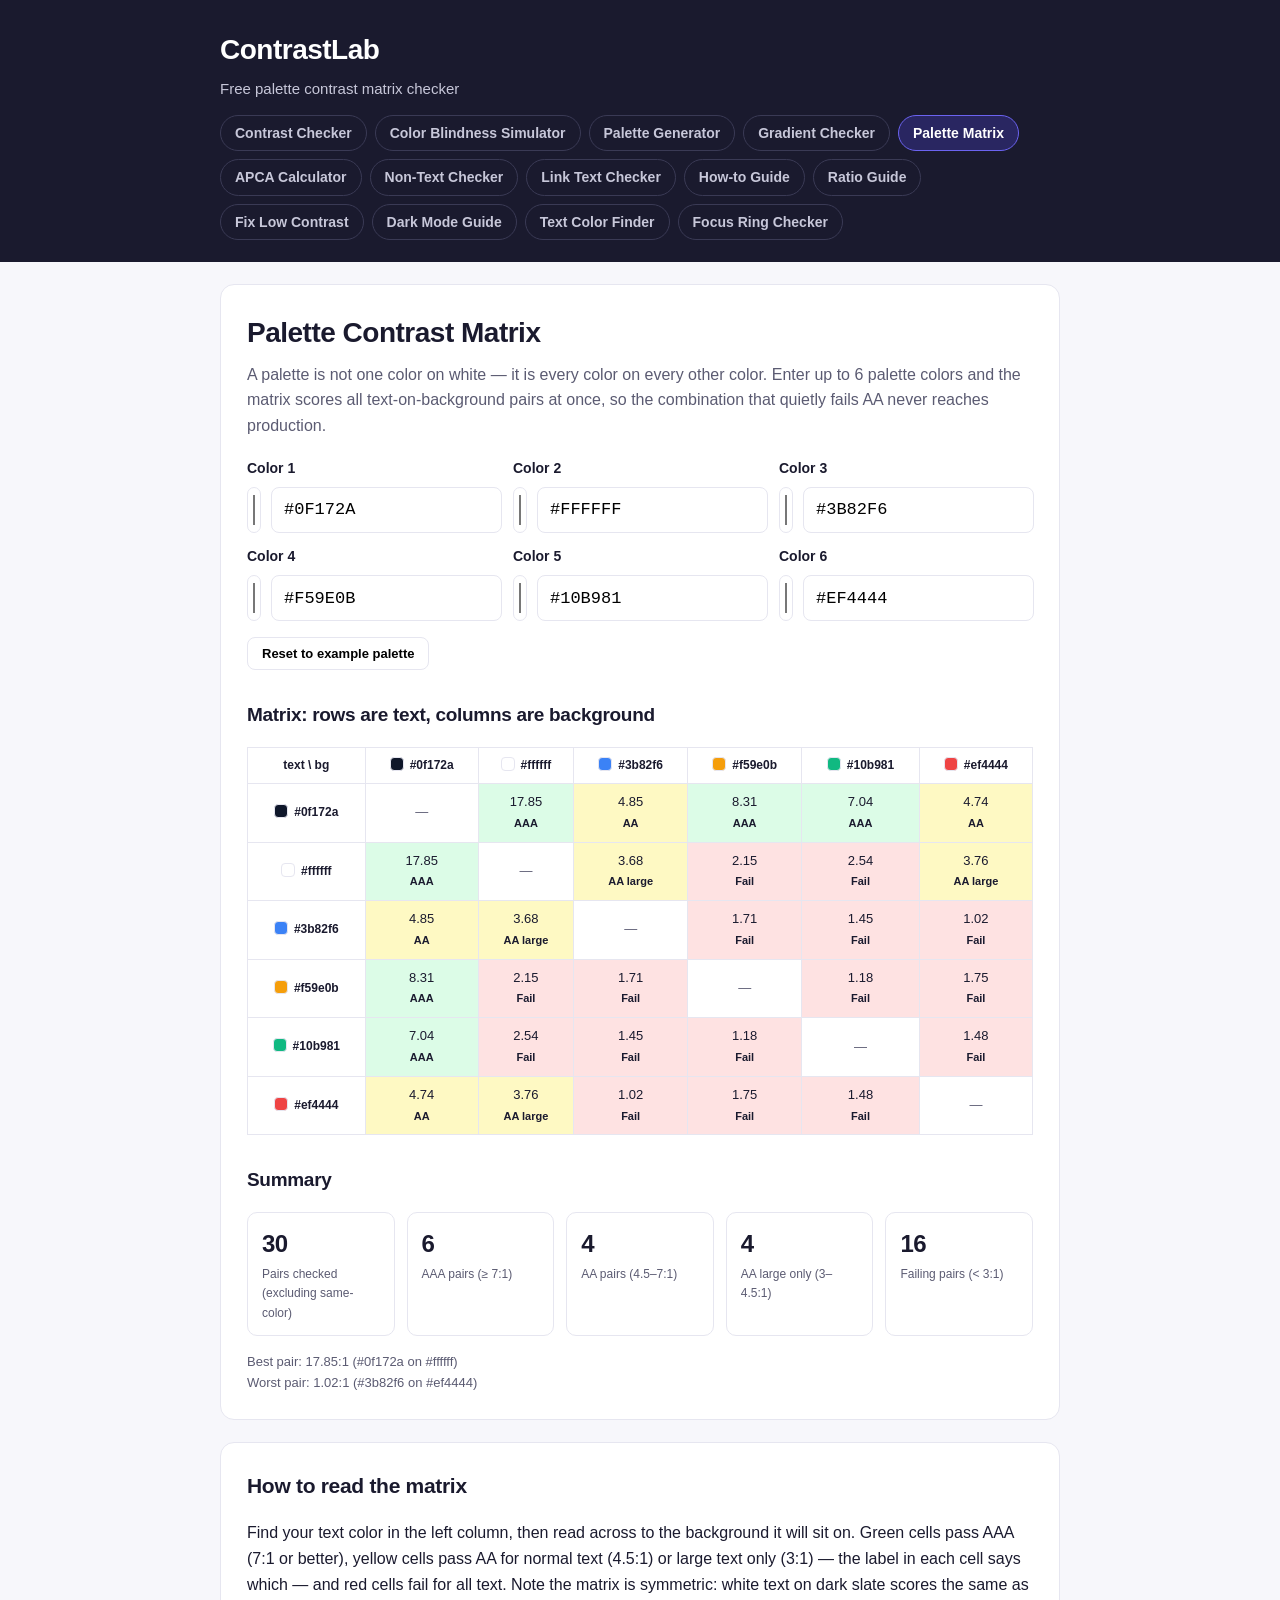
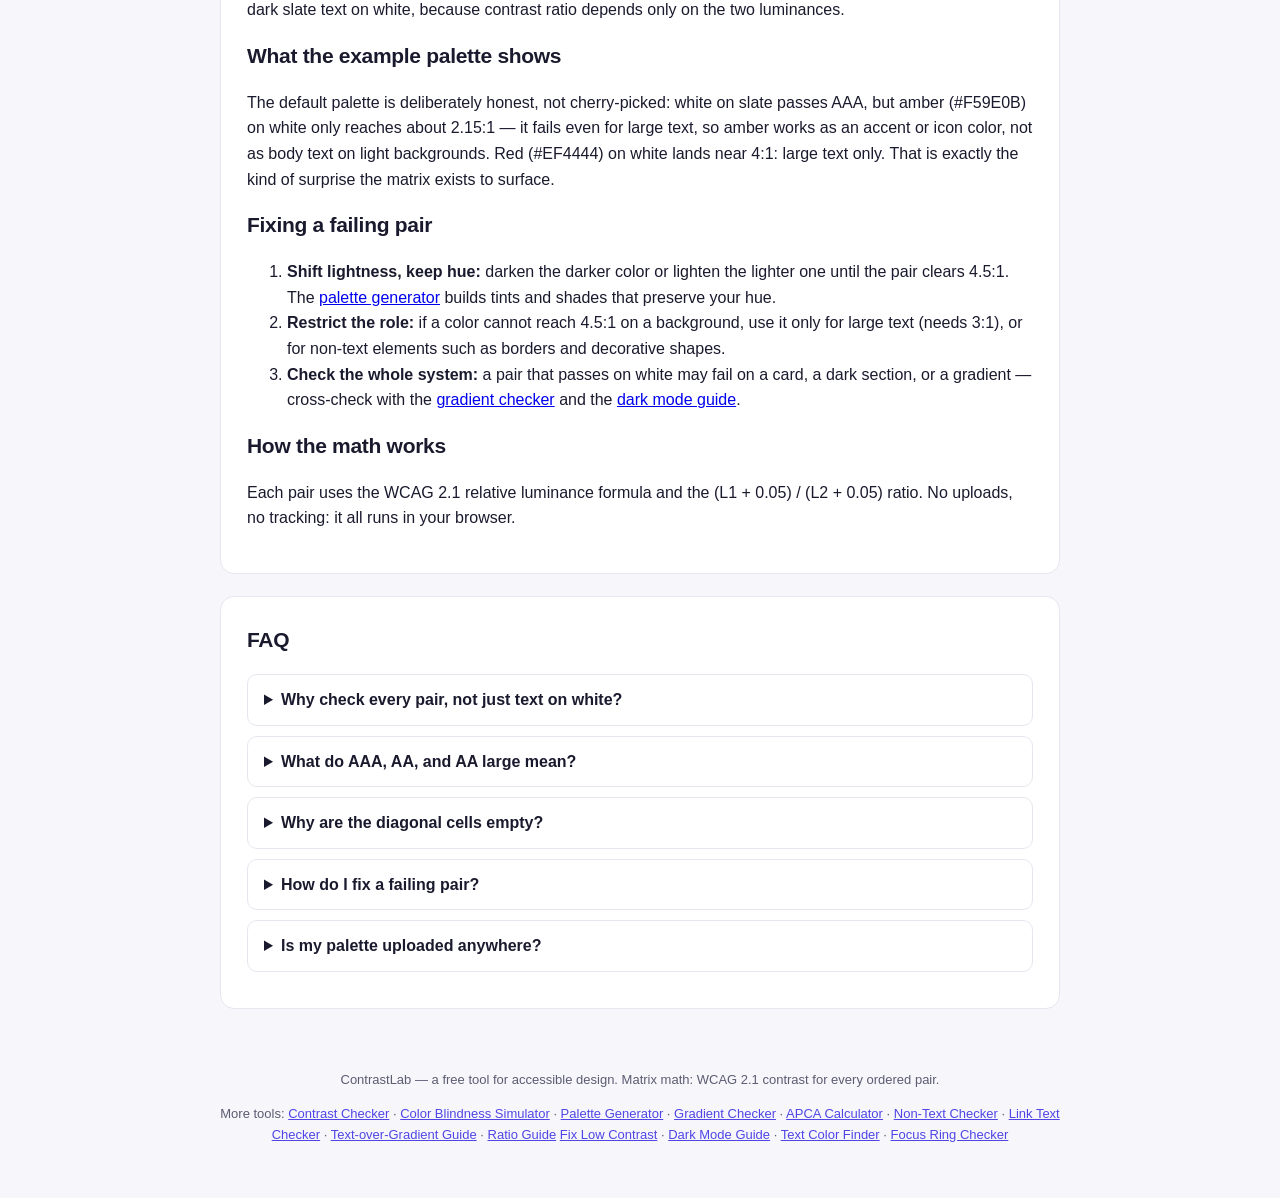
<file: palette-contrast-matrix/index.html>
<!DOCTYPE html>
<html lang="en">
<head>
<meta charset="UTF-8">
<meta name="viewport" content="width=device-width, initial-scale=1.0">
<title>Palette Contrast Matrix — Check Every Text/Background Pair at Once | ContrastLab</title>
<meta name="description" content="Free palette contrast matrix checker. Enter up to 6 palette colors and see the WCAG contrast ratio of every text-on-background pair, with AA/AAA verdicts, so no combination in your design system ships unreadable.">
<meta name="keywords" content="palette contrast checker, color palette accessibility matrix, wcag color combinations, design system contrast, accessible palette checker">
<meta property="og:title" content="Palette Contrast Matrix | ContrastLab">
<meta property="og:description" content="One palette, every pair checked: enter up to 6 colors and see which text-on-background combinations pass AA and AAA.">
<meta property="og:type" content="website">
<meta property="og:url" content="https://contrast.mimito6.uk/palette-contrast-matrix">
<link rel="canonical" href="https://contrast.mimito6.uk/palette-contrast-matrix">
<link rel="stylesheet" href="../styles.css">
<style>
.mx-inputs { display: grid; grid-template-columns: repeat(auto-fit, minmax(200px, 1fr)); gap: 12px; margin: 16px 0; }
.mx-table-wrap { overflow-x: auto; margin: 16px 0; }
.mx-table { border-collapse: collapse; width: 100%; min-width: 560px; font-size: 13px; }
.mx-table th, .mx-table td { border: 1px solid var(--line); padding: 8px 10px; text-align: center; background: #fff; }
.mx-table th { font-size: 12px; white-space: nowrap; }
.mx-swatch { display: inline-block; width: 14px; height: 14px; border-radius: 4px; border: 1px solid var(--line); vertical-align: -2px; margin-right: 6px; }
.mx-table td span { font-size: 11px; font-weight: 700; }
.mx-aaa { background: #dcfce7 !important; }
.mx-aa { background: #fef9c3 !important; }
.mx-fail { background: #fee2e2 !important; }
.mx-diag { color: var(--muted); }
.mx-summary { display: grid; grid-template-columns: repeat(auto-fit, minmax(140px, 1fr)); gap: 12px; margin: 16px 0; }
.mx-stat { border: 1px solid var(--line); border-radius: 10px; padding: 12px 14px; background: #fff; }
.mx-stat .v { font-size: 24px; font-weight: 800; letter-spacing: -.5px; }
.mx-stat .k { font-size: 12px; color: var(--muted); margin-top: 2px; }
.mx-preset { border: 1px solid var(--line); background: #fff; border-radius: 8px; padding: 8px 14px; font-size: 13px; font-weight: 600; cursor: pointer; }
.mx-preset:hover { border-color: var(--accent); }
</style>
<script type="application/ld+json">
{
  "@context": "https://schema.org",
  "@type": "WebApplication",
  "name": "ContrastLab Palette Contrast Matrix",
  "applicationCategory": "DesignApplication",
  "operatingSystem": "Web",
  "offers": { "@type": "Offer", "price": "0", "priceCurrency": "USD" },
  "description": "Free palette contrast matrix: enter up to 6 colors and score the WCAG contrast ratio of every text-on-background pair, with AA/AAA verdicts."
}
</script>
<script type="application/ld+json">
{
  "@context": "https://schema.org",
  "@type": "FAQPage",
  "mainEntity": [
    {"@type": "Question", "name": "Why check every pair, not just text on white?",
     "acceptedAnswer": {"@type": "Answer", "text": "Design systems reuse the same colors as text, backgrounds, buttons, and badges. A blue that is fine on white can fail on a dark card, and a yellow that works as an accent can be unreadable as text. The matrix catches the failing combinations before they ship."}},
    {"@type": "Question", "name": "What do AAA, AA, and AA large mean?",
     "acceptedAnswer": {"@type": "Answer", "text": "AAA means a contrast ratio of at least 7:1 (normal text), AA means at least 4.5:1 (normal text), and AA large means at least 3:1, which only passes for large text (18pt+ or 14pt bold). Anything below 3:1 fails for all text."}},
    {"@type": "Question", "name": "Why are the diagonal cells empty?",
     "acceptedAnswer": {"@type": "Answer", "text": "A color on itself always has a contrast ratio of 1:1 — invisible text. The diagonal is not a usable pair, so it is shown as a dash instead of a number."}},
    {"@type": "Question", "name": "How do I fix a failing pair?",
     "acceptedAnswer": {"@type": "Answer", "text": "Darken the darker color or lighten the lighter one until the pair clears 4.5:1, or reserve that color for large text or non-text use (borders, icons) only. The palette generator can build tints and shades that keep your hue while fixing the ratio."}},
    {"@type": "Question", "name": "Is my palette uploaded anywhere?",
     "acceptedAnswer": {"@type": "Answer", "text": "No. Everything runs locally in your browser; no colors, no analytics, no tracking."}}
  ]
}
</script>
</head>
<body>
<header class="site-header">
  <div class="wrap">
    <div class="brand"><a href="/" class="brand-link">ContrastLab</a></div>
    <p class="tagline">Free palette contrast matrix checker</p>
    <nav class="site-nav" aria-label="Tools">
      <a href="/">Contrast Checker</a>
      <a href="/color-blindness-simulator">Color Blindness Simulator</a>
      <a href="/palette-generator">Palette Generator</a>
      <a href="/gradient-checker">Gradient Checker</a>
      <a href="/palette-contrast-matrix" class="active">Palette Matrix</a>
      <a href="/apca-calculator">APCA Calculator</a>
      <a href="/non-text-contrast">Non-Text Checker</a>
      <a href="/link-text-contrast">Link Text Checker</a>
      <a href="/text-over-gradient-guide">How-to Guide</a>
      <a href="/wcag-contrast-ratio-explained">Ratio Guide</a>
      <a href="/fix-low-contrast">Fix Low Contrast</a>
      <a href="/dark-mode-contrast-guide">Dark Mode Guide</a>
          <a href="/text-color-finder">Text Color Finder</a>
          <a href="/focus-indicator-contrast">Focus Ring Checker</a>
    </nav>
  </div>
</header>

<main class="wrap">
  <section class="tool" aria-label="Palette contrast matrix">
    <h1 class="page-title">Palette Contrast Matrix</h1>
    <p class="page-intro">A palette is not one color on white — it is every color on every other color. Enter up to 6 palette colors and the matrix scores all text-on-background pairs at once, so the combination that quietly fails AA never reaches production.</p>

    <div class="mx-inputs">
      <div class="color-card">
        <label for="mxPick0">Color 1</label>
        <div class="picker-row">
          <input type="color" id="mxPick0" value="#0f172a" aria-label="Color 1 picker">
          <input type="text" id="mxText0" value="#0f172a" spellcheck="false" aria-label="Color 1 hex">
        </div>
      </div>
      <div class="color-card">
        <label for="mxPick1">Color 2</label>
        <div class="picker-row">
          <input type="color" id="mxPick1" value="#ffffff" aria-label="Color 2 picker">
          <input type="text" id="mxText1" value="#ffffff" spellcheck="false" aria-label="Color 2 hex">
        </div>
      </div>
      <div class="color-card">
        <label for="mxPick2">Color 3</label>
        <div class="picker-row">
          <input type="color" id="mxPick2" value="#3b82f6" aria-label="Color 3 picker">
          <input type="text" id="mxText2" value="#3b82f6" spellcheck="false" aria-label="Color 3 hex">
        </div>
      </div>
      <div class="color-card">
        <label for="mxPick3">Color 4</label>
        <div class="picker-row">
          <input type="color" id="mxPick3" value="#f59e0b" aria-label="Color 4 picker">
          <input type="text" id="mxText3" value="#f59e0b" spellcheck="false" aria-label="Color 4 hex">
        </div>
      </div>
      <div class="color-card">
        <label for="mxPick4">Color 5</label>
        <div class="picker-row">
          <input type="color" id="mxPick4" value="#10b981" aria-label="Color 5 picker">
          <input type="text" id="mxText4" value="#10b981" spellcheck="false" aria-label="Color 5 hex">
        </div>
      </div>
      <div class="color-card">
        <label for="mxPick5">Color 6</label>
        <div class="picker-row">
          <input type="color" id="mxPick5" value="#ef4444" aria-label="Color 6 picker">
          <input type="text" id="mxText5" value="#ef4444" spellcheck="false" aria-label="Color 6 hex">
        </div>
      </div>
    </div>
    <p><button id="mxPreset" class="mx-preset" type="button">Reset to example palette</button></p>
    <p class="hint" id="mxNote"></p>

    <h2 class="sub-h">Matrix: rows are text, columns are background</h2>
    <div class="mx-table-wrap" id="mxTableWrap"></div>

    <h2 class="sub-h">Summary</h2>
    <div class="mx-summary">
      <div class="mx-stat"><div class="v" id="mxTotal">–</div><div class="k">Pairs checked (excluding same-color)</div></div>
      <div class="mx-stat"><div class="v" id="mxAAA">–</div><div class="k">AAA pairs (≥ 7:1)</div></div>
      <div class="mx-stat"><div class="v" id="mxAA">–</div><div class="k">AA pairs (4.5–7:1)</div></div>
      <div class="mx-stat"><div class="v" id="mxLarge">–</div><div class="k">AA large only (3–4.5:1)</div></div>
      <div class="mx-stat"><div class="v" id="mxFail">–</div><div class="k">Failing pairs (&lt; 3:1)</div></div>
    </div>
    <p class="hint">Best pair: <span id="mxBest">–</span><br>Worst pair: <span id="mxWorst">–</span></p>
  </section>

  <section class="guide" aria-label="Guide">
    <h2>How to read the matrix</h2>
    <p>Find your text color in the left column, then read across to the background it will sit on. Green cells pass AAA (7:1 or better), yellow cells pass AA for normal text (4.5:1) or large text only (3:1) — the label in each cell says which — and red cells fail for all text. Note the matrix is symmetric: white text on dark slate scores the same as dark slate text on white, because contrast ratio depends only on the two luminances.</p>
    <h2>What the example palette shows</h2>
    <p>The default palette is deliberately honest, not cherry-picked: white on slate passes AAA, but amber (#F59E0B) on white only reaches about 2.15:1 — it fails even for large text, so amber works as an accent or icon color, not as body text on light backgrounds. Red (#EF4444) on white lands near 4:1: large text only. That is exactly the kind of surprise the matrix exists to surface.</p>
    <h2>Fixing a failing pair</h2>
    <ol>
      <li><strong>Shift lightness, keep hue:</strong> darken the darker color or lighten the lighter one until the pair clears 4.5:1. The <a href="/palette-generator">palette generator</a> builds tints and shades that preserve your hue.</li>
      <li><strong>Restrict the role:</strong> if a color cannot reach 4.5:1 on a background, use it only for large text (needs 3:1), or for non-text elements such as borders and decorative shapes.</li>
      <li><strong>Check the whole system:</strong> a pair that passes on white may fail on a card, a dark section, or a gradient — cross-check with the <a href="/gradient-checker">gradient checker</a> and the <a href="/dark-mode-contrast-guide">dark mode guide</a>.</li>
    </ol>
    <h2>How the math works</h2>
    <p>Each pair uses the WCAG 2.1 relative luminance formula and the (L1 + 0.05) / (L2 + 0.05) ratio. No uploads, no tracking: it all runs in your browser.</p>
  </section>

  <section class="faq" aria-label="FAQ">
    <h2>FAQ</h2>
    <details><summary>Why check every pair, not just text on white?</summary>
      <p>Design systems reuse the same colors as text, backgrounds, buttons, and badges. A blue that is fine on white can fail on a dark card, and a yellow that works as an accent can be unreadable as text. The matrix catches the failing combinations before they ship.</p></details>
    <details><summary>What do AAA, AA, and AA large mean?</summary>
      <p>AAA means a contrast ratio of at least 7:1 (normal text), AA means at least 4.5:1 (normal text), and AA large means at least 3:1, which only passes for large text (18pt+ or 14pt bold). Anything below 3:1 fails for all text.</p></details>
    <details><summary>Why are the diagonal cells empty?</summary>
      <p>A color on itself always has a contrast ratio of 1:1 — invisible text. The diagonal is not a usable pair, so it is shown as a dash instead of a number.</p></details>
    <details><summary>How do I fix a failing pair?</summary>
      <p>Darken the darker color or lighten the lighter one until the pair clears 4.5:1, or reserve that color for large text or non-text use (borders, icons) only. The palette generator can build tints and shades that keep your hue while fixing the ratio.</p></details>
    <details><summary>Is my palette uploaded anywhere?</summary>
      <p>No. Everything runs locally in your browser; no colors, no analytics, no tracking.</p></details>
  </section>
</main>

<footer class="site-footer">
  <div class="wrap">
    <p>ContrastLab — a free tool for accessible design. Matrix math: WCAG 2.1 contrast for every ordered pair.</p>
    <p class="footer-tools">More tools: <a href="/">Contrast Checker</a> &middot; <a href="/color-blindness-simulator">Color Blindness Simulator</a> &middot; <a href="/palette-generator">Palette Generator</a> &middot; <a href="/gradient-checker">Gradient Checker</a> &middot; <a href="/apca-calculator">APCA Calculator</a> &middot; <a href="/non-text-contrast">Non-Text Checker</a> &middot; <a href="/link-text-contrast">Link Text Checker</a> &middot; <a href="/text-over-gradient-guide">Text-over-Gradient Guide</a> &middot; <a href="/wcag-contrast-ratio-explained">Ratio Guide</a>
      <a href="/fix-low-contrast">Fix Low Contrast</a> &middot; <a href="/dark-mode-contrast-guide">Dark Mode Guide</a> &middot; <a href="/text-color-finder">Text Color Finder</a> &middot; <a href="/focus-indicator-contrast">Focus Ring Checker</a></p>
  </div>
</footer>

<script src="matrix.js"></script>
</body>
</html>
</file>
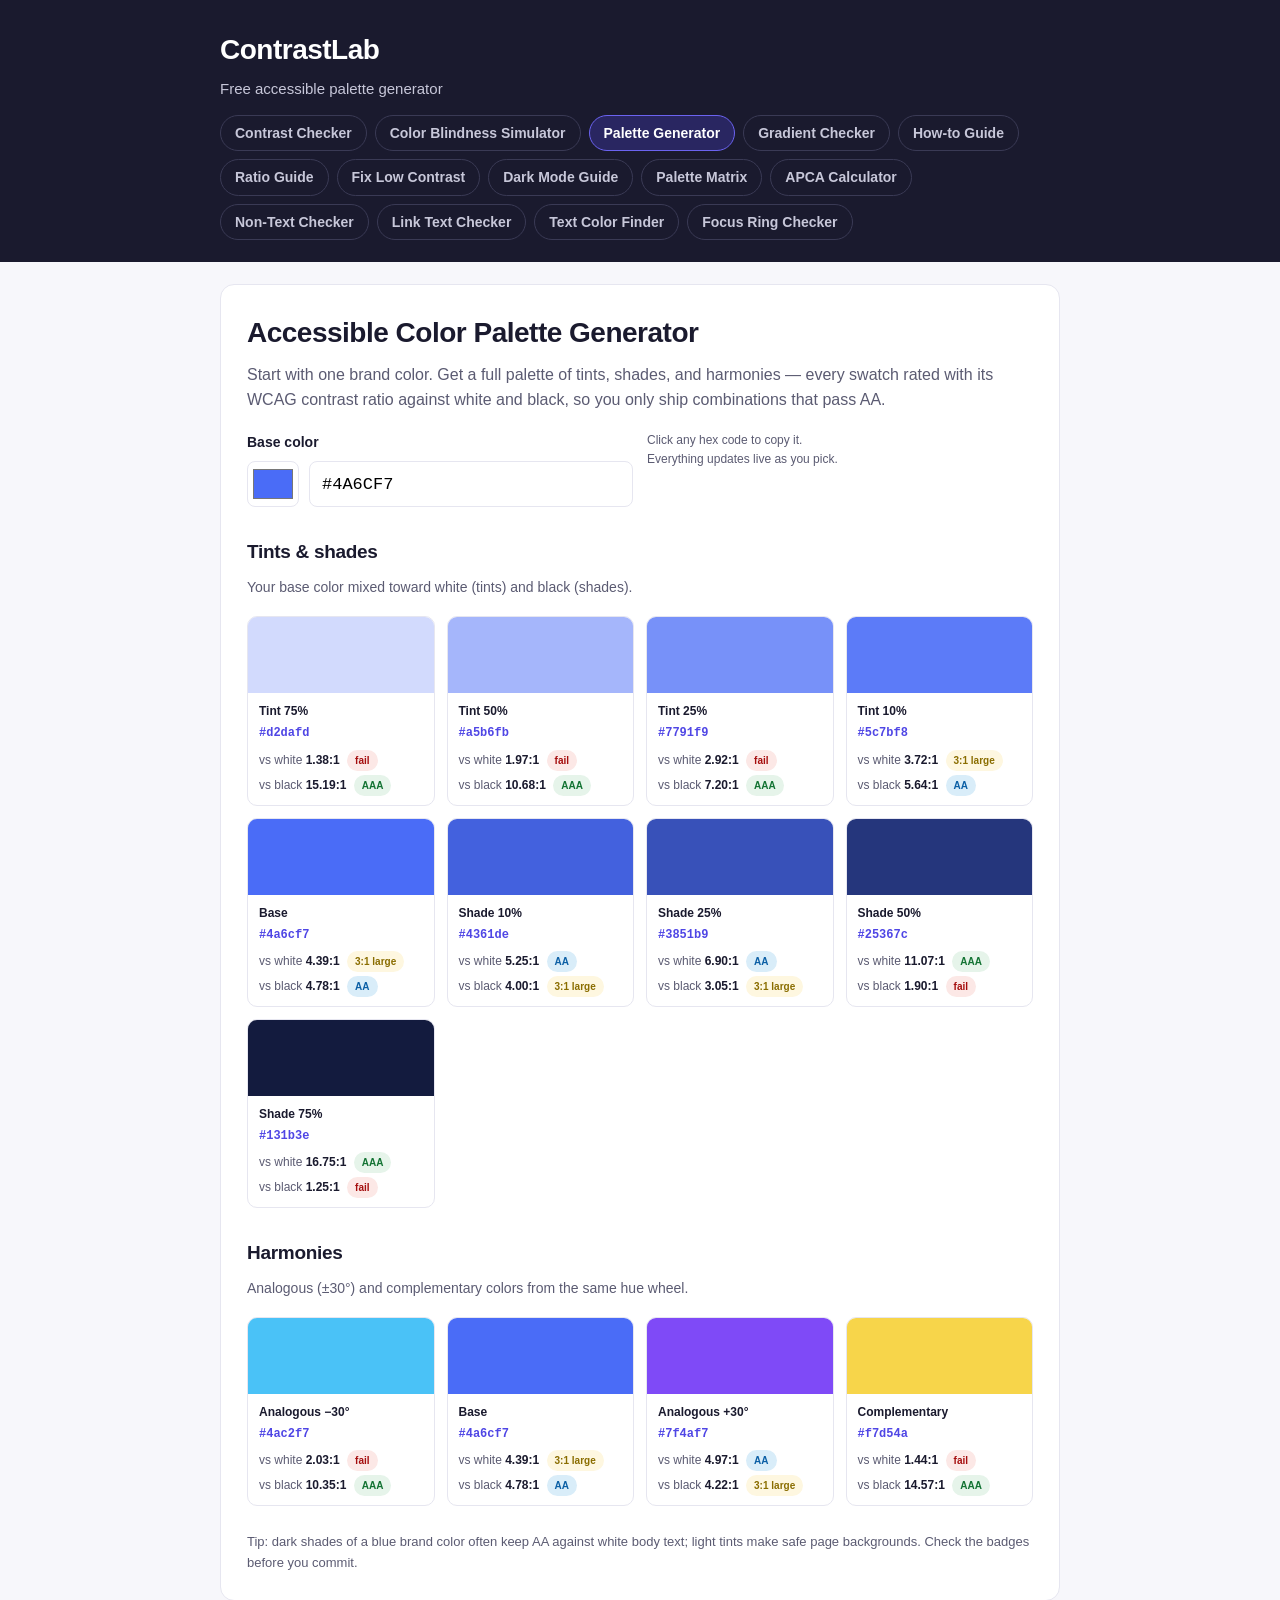
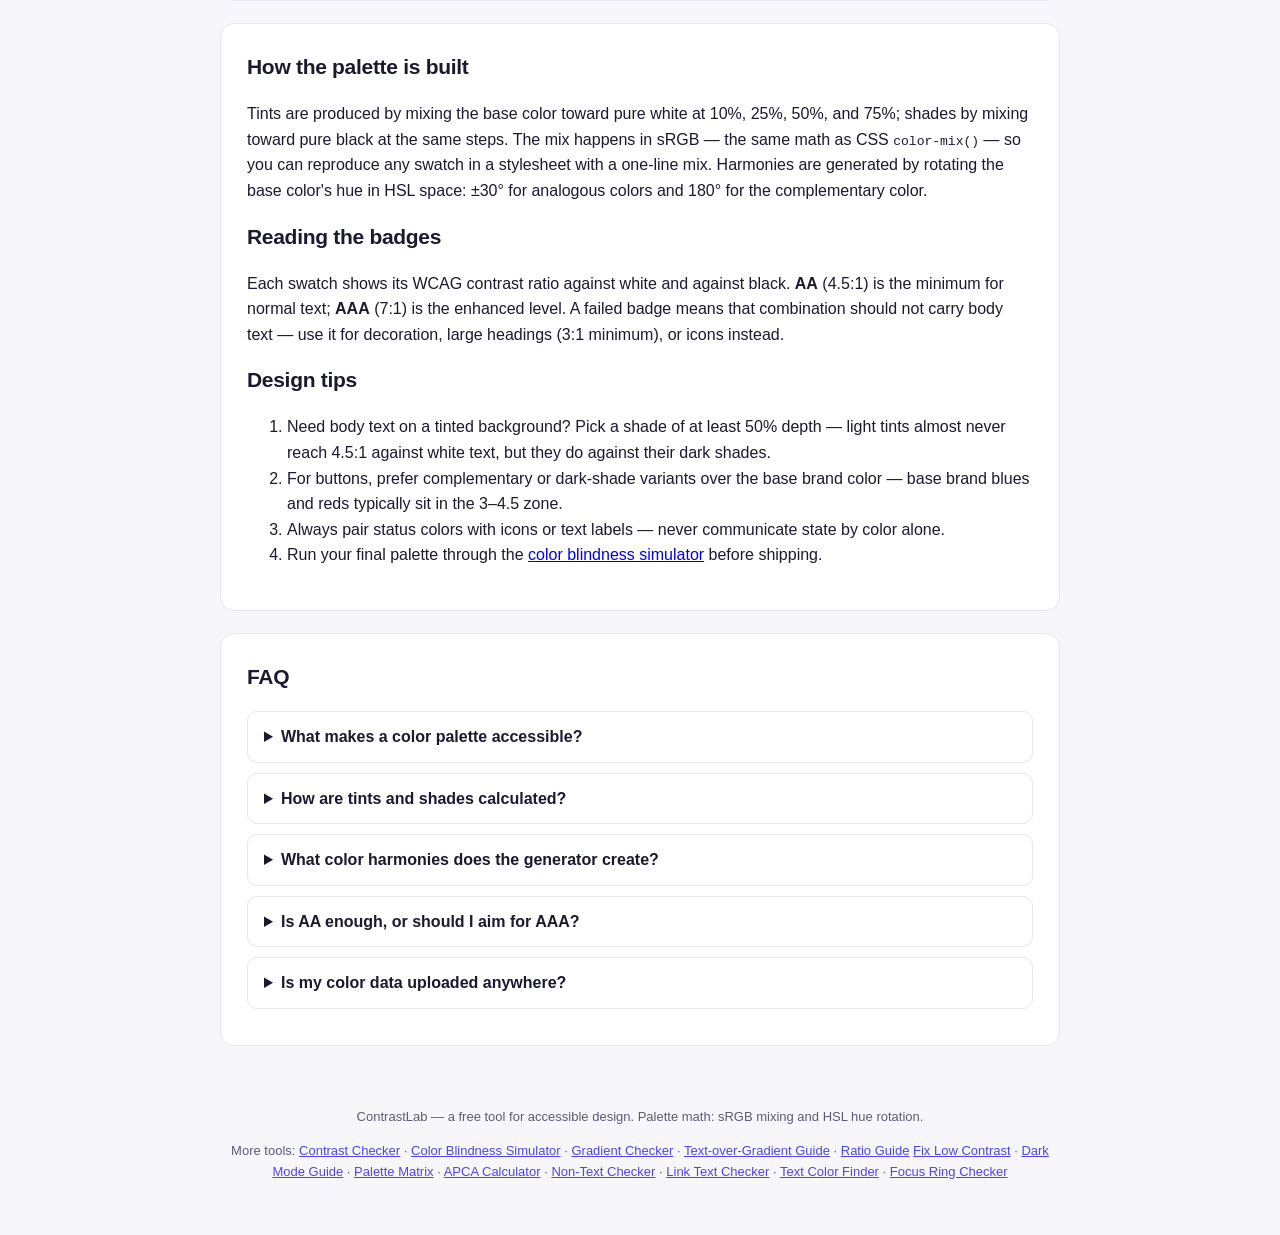
<file: palette-generator/index.html>
<!DOCTYPE html>
<html lang="en">
<head>
<meta charset="UTF-8">
<meta name="viewport" content="width=device-width, initial-scale=1.0">
<title>Accessible Color Palette Generator — WCAG-Safe Tints, Shades & Harmonies | ContrastLab</title>
<meta name="description" content="Free accessible palette generator. Enter a brand color and get tints, shades, and harmonious colors — each with WCAG contrast ratios against white and black, so every pick passes AA.">
<meta name="keywords" content="accessible color palette generator, wcag palette, color tints and shades generator, accessible color scheme, contrast-safe palette">
<meta property="og:title" content="Accessible Color Palette Generator | ContrastLab">
<meta property="og:description" content="Turn one brand color into a full WCAG-safe palette — tints, shades and harmonies with contrast ratios against white and black.">
<meta property="og:type" content="website">
<meta property="og:url" content="https://contrast.mimito6.uk/palette-generator">
<link rel="canonical" href="https://contrast.mimito6.uk/palette-generator">
<link rel="stylesheet" href="../styles.css">
<script type="application/ld+json">
{
  "@context": "https://schema.org",
  "@type": "WebApplication",
  "name": "ContrastLab Accessible Palette Generator",
  "applicationCategory": "DesignApplication",
  "operatingSystem": "Web",
  "offers": { "@type": "Offer", "price": "0", "priceCurrency": "USD" },
  "description": "Free accessible palette generator: enter one color, get WCAG contrast-checked tints, shades, and harmonious colors."
}
</script>
<script type="application/ld+json">
{
  "@context": "https://schema.org",
  "@type": "FAQPage",
  "mainEntity": [
    {"@type": "Question", "name": "What makes a color palette accessible?",
     "acceptedAnswer": {\"@type\": \"Answer\", \"text\": \"Text and UI elements must meet WCAG contrast minimums: 4.5:1 for normal text and 3:1 for large text and UI components at AA level. This generator shows each color's contrast ratio against white and black so you can pick combinations that pass before you use them.\"}},
    {"@type": \"Question\", \"name\": \"How are tints and shades calculated?\",
     \"acceptedAnswer\": {\"@type\": \"Answer\", \"text\": \"Tints are made by mixing the base color toward white, shades by mixing toward black, in sRGB at fixed percentages (10, 25, 50, 75%). It is the same math most CSS color-mix implementations use — simple, predictable, and reproducible in any stylesheet.\"}},
    {"@type": \"Question\", \"name\": \"What color harmonies does the generator create?\",
     \"acceptedAnswer\": {\"@type\": \"Answer\", \"text\": \"Analogous colors (hue rotated ±30°) and a complementary color (hue rotated 180°) are generated from your base color in HSL space. Analogous palettes feel calm and cohesive; complementary pairs give strong visual contrast.\"}},
    {"@type": \"Question\", \"name\": \"Is AA enough, or should I aim for AAA?\",
     \"acceptedAnswer\": {\"@type\": \"Answer\", \"text\": \"AA (4.5:1 for normal text) is the legal and practical standard in most accessibility regulations. AAA (7:1) is the enhanced level — worth it for body text when you can, but many brand palettes cannot reach it on every combination, which is why knowing the ratio for each pair matters.\"}},
    {"@type": \"Question\", \"name\": \"Is my color data uploaded anywhere?\",
     \"acceptedAnswer\": {\"@type\": \"Answer\", \"text\": \"No. Everything runs locally in your browser; no colors, no analytics, no tracking.\"}}
  ]
}
</script>
</head>
<body>
<header class="site-header">
  <div class="wrap">
    <div class="brand"><a href="/" class="brand-link">ContrastLab</a></div>
    <p class="tagline">Free accessible palette generator</p>
    <nav class="site-nav" aria-label="Tools">
      <a href="/">Contrast Checker</a>
      <a href="/color-blindness-simulator">Color Blindness Simulator</a>
      <a href="/palette-generator" class="active">Palette Generator</a>
      <a href="/gradient-checker">Gradient Checker</a>
      <a href="/text-over-gradient-guide">How-to Guide</a>
      <a href="/wcag-contrast-ratio-explained">Ratio Guide</a>
      <a href="/fix-low-contrast">Fix Low Contrast</a>
      <a href="/dark-mode-contrast-guide">Dark Mode Guide</a>
      <a href="/palette-contrast-matrix">Palette Matrix</a>
      <a href="/apca-calculator">APCA Calculator</a>
      <a href="/non-text-contrast">Non-Text Checker</a>
      <a href="/link-text-contrast">Link Text Checker</a>
          <a href="/text-color-finder">Text Color Finder</a>
          <a href="/focus-indicator-contrast">Focus Ring Checker</a>
    </nav>
  </div>
</header>

<main class="wrap">
  <section class="tool" aria-label="Accessible palette generator">
    <h1 class="page-title">Accessible Color Palette Generator</h1>
    <p class="page-intro">Start with one brand color. Get a full palette of tints, shades, and harmonies — every swatch rated with its WCAG contrast ratio against white and black, so you only ship combinations that pass AA.</p>

    <div class="sim-input">
      <div class="color-card">
        <label for="pgColor">Base color</label>
        <div class="picker-row">
          <input type="color" id="pgPicker" value="#4a6cf7" aria-label="Base color picker">
          <input type="text" id="pgColor" value="#4a6cf7" spellcheck="false" aria-label="Base color hex">
        </div>
      </div>
      <div class="sev-card">
        <p class="sev-hint" style="margin-top:0">Click any hex code to copy it.<br>Everything updates live as you pick.</p>
      </div>
    </div>

    <h2 class="sub-h">Tints &amp; shades</h2>
    <p class="page-intro small">Your base color mixed toward white (tints) and black (shades).</p>
    <div class="pg-grid" id="pgTintsShades"></div>

    <h2 class="sub-h">Harmonies</h2>
    <p class="page-intro small">Analogous (&plusmn;30&deg;) and complementary colors from the same hue wheel.</p>
    <div class="pg-grid" id="pgHarmonies"></div>
    <p class="hint">Tip: dark shades of a blue brand color often keep AA against white body text; light tints make safe page backgrounds. Check the badges before you commit.</p>
  </section>

  <section class="guide" aria-label="Guide">
    <h2>How the palette is built</h2>
    <p>Tints are produced by mixing the base color toward pure white at 10%, 25%, 50%, and 75%; shades by mixing toward pure black at the same steps. The mix happens in sRGB — the same math as CSS <code>color-mix()</code> — so you can reproduce any swatch in a stylesheet with a one-line mix. Harmonies are generated by rotating the base color's hue in HSL space: &plusmn;30&deg; for analogous colors and 180&deg; for the complementary color.</p>
    <h2>Reading the badges</h2>
    <p>Each swatch shows its WCAG contrast ratio against white and against black. <strong>AA</strong> (4.5:1) is the minimum for normal text; <strong>AAA</strong> (7:1) is the enhanced level. A failed badge means that combination should not carry body text — use it for decoration, large headings (3:1 minimum), or icons instead.</p>
    <h2>Design tips</h2>
    <ol>
      <li>Need body text on a tinted background? Pick a shade of at least 50% depth — light tints almost never reach 4.5:1 against white text, but they do against their dark shades.</li>
      <li>For buttons, prefer complementary or dark-shade variants over the base brand color — base brand blues and reds typically sit in the 3&ndash;4.5 zone.</li>
      <li>Always pair status colors with icons or text labels — never communicate state by color alone.</li>
      <li>Run your final palette through the <a href="/color-blindness-simulator">color blindness simulator</a> before shipping.</li>
    </ol>
  </section>

  <section class="faq" aria-label="FAQ">
    <h2>FAQ</h2>
    <details><summary>What makes a color palette accessible?</summary>
      <p>Text and UI elements must meet WCAG contrast minimums: 4.5:1 for normal text and 3:1 for large text and UI components at AA level. This generator shows each color's contrast ratio against white and black so you can pick combinations that pass before you use them.</p></details>
    <details><summary>How are tints and shades calculated?</summary>
      <p>Tints are made by mixing the base color toward white, shades by mixing toward black, in sRGB at fixed percentages (10, 25, 50, 75%). It's the same math most CSS <code>color-mix()</code> implementations use — simple, predictable, and reproducible in any stylesheet.</p></details>
    <details><summary>What color harmonies does the generator create?</summary>
      <p>Analogous colors (hue rotated &plusmn;30&deg;) and a complementary color (hue rotated 180°) are generated from your base color in HSL space. Analogous palettes feel calm and cohesive; complementary pairs give strong visual contrast.</p></details>
    <details><summary>Is AA enough, or should I aim for AAA?</summary>
      <p>AA (4.5:1 for normal text) is the legal and practical standard in most accessibility regulations. AAA (7:1) is the enhanced level — worth it for body text when you can, but many brand palettes can't reach it on every combination, which is why knowing the ratio for each pair matters.</p></details>
    <details><summary>Is my color data uploaded anywhere?</summary>
      <p>No. Everything runs locally in your browser; no colors, no analytics, no tracking.</p></details>
  </section>
</main>

<footer class="site-footer">
  <div class="wrap">
    <p>ContrastLab — a free tool for accessible design. Palette math: sRGB mixing and HSL hue rotation.</p>
    <p class="footer-tools">More tools: <a href="/">Contrast Checker</a> &middot; <a href="/color-blindness-simulator">Color Blindness Simulator</a> &middot; <a href="/gradient-checker">Gradient Checker</a> &middot; <a href="/text-over-gradient-guide">Text-over-Gradient Guide</a> &middot; <a href="/wcag-contrast-ratio-explained">Ratio Guide</a>
      <a href="/fix-low-contrast">Fix Low Contrast</a> &middot; <a href="/dark-mode-contrast-guide">Dark Mode Guide</a> &middot; <a href="/palette-contrast-matrix">Palette Matrix</a> &middot; <a href="/apca-calculator">APCA Calculator</a> &middot; <a href="/non-text-contrast">Non-Text Checker</a> &middot; <a href="/link-text-contrast">Link Text Checker</a> &middot; <a href="/text-color-finder">Text Color Finder</a> &middot; <a href="/focus-indicator-contrast">Focus Ring Checker</a></p>
  </div>
</footer>

<script src="palette.js"></script>
</body>
</html>
</file>
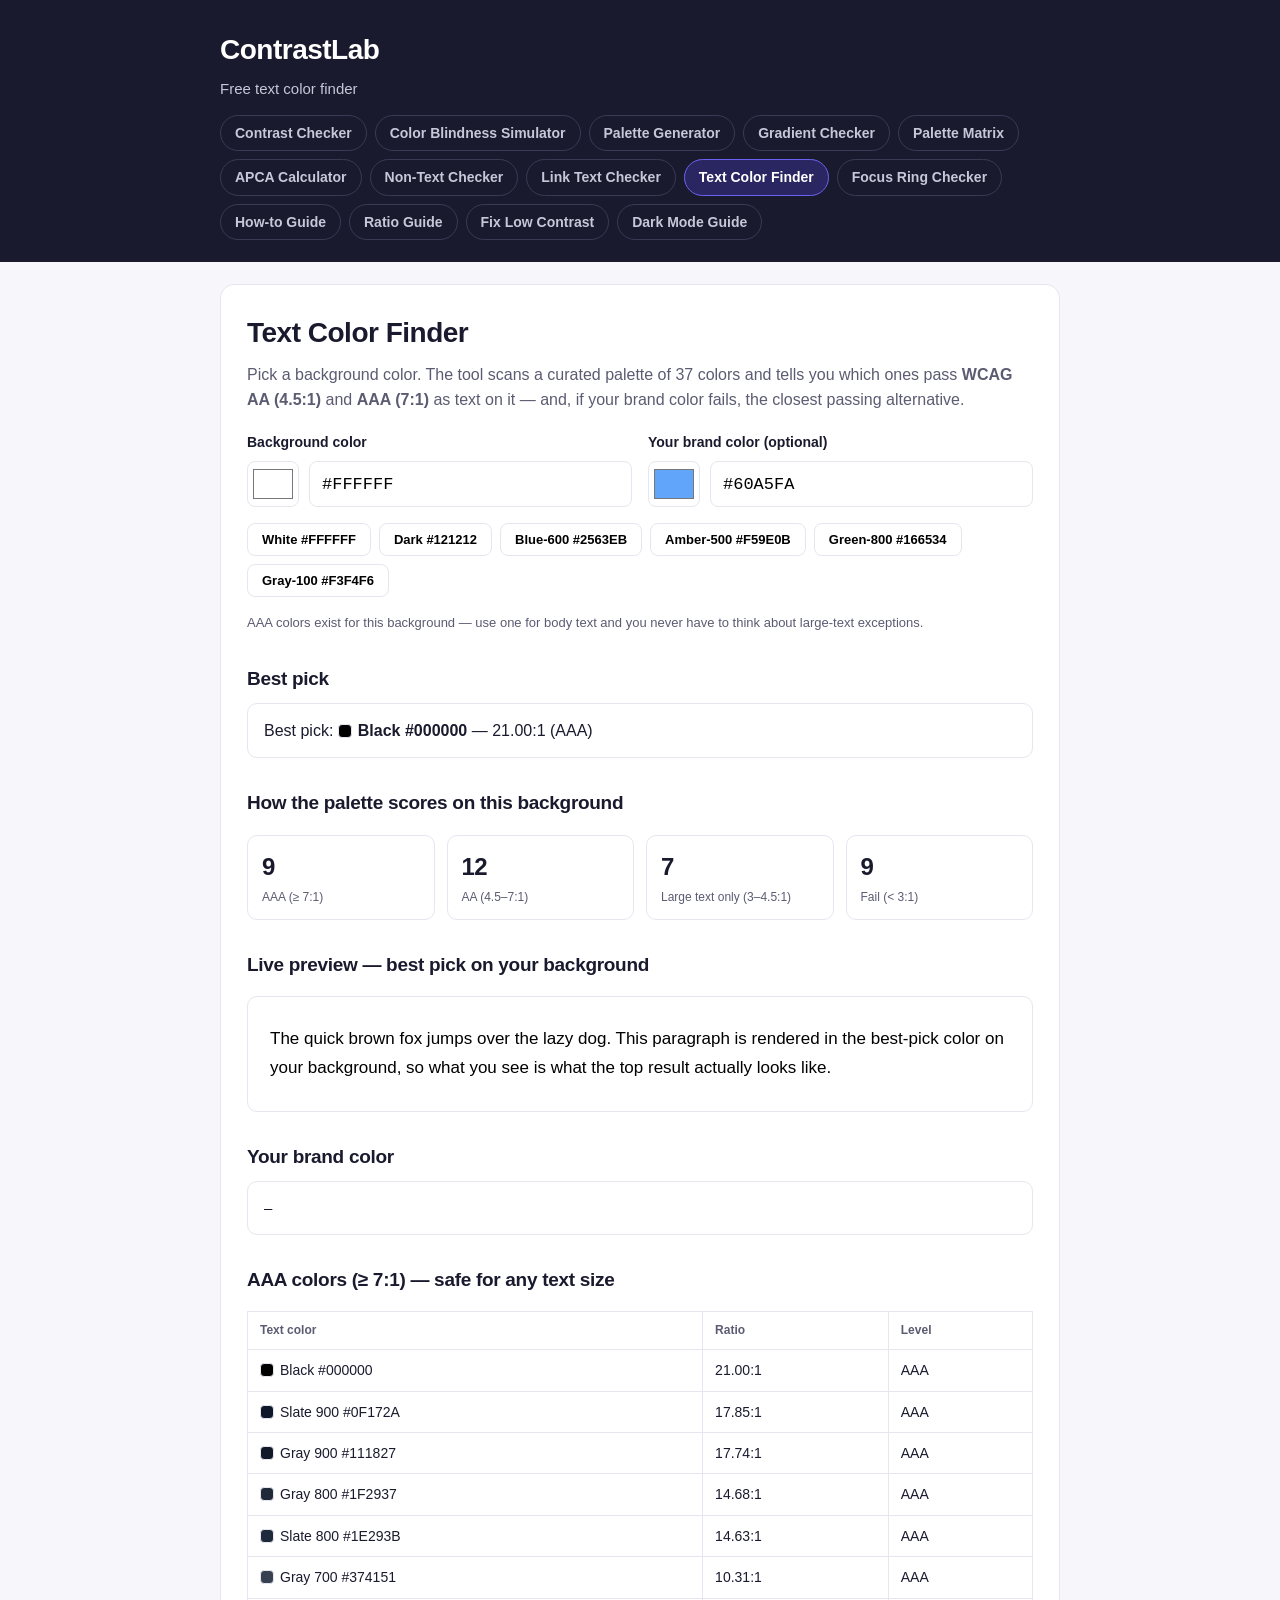
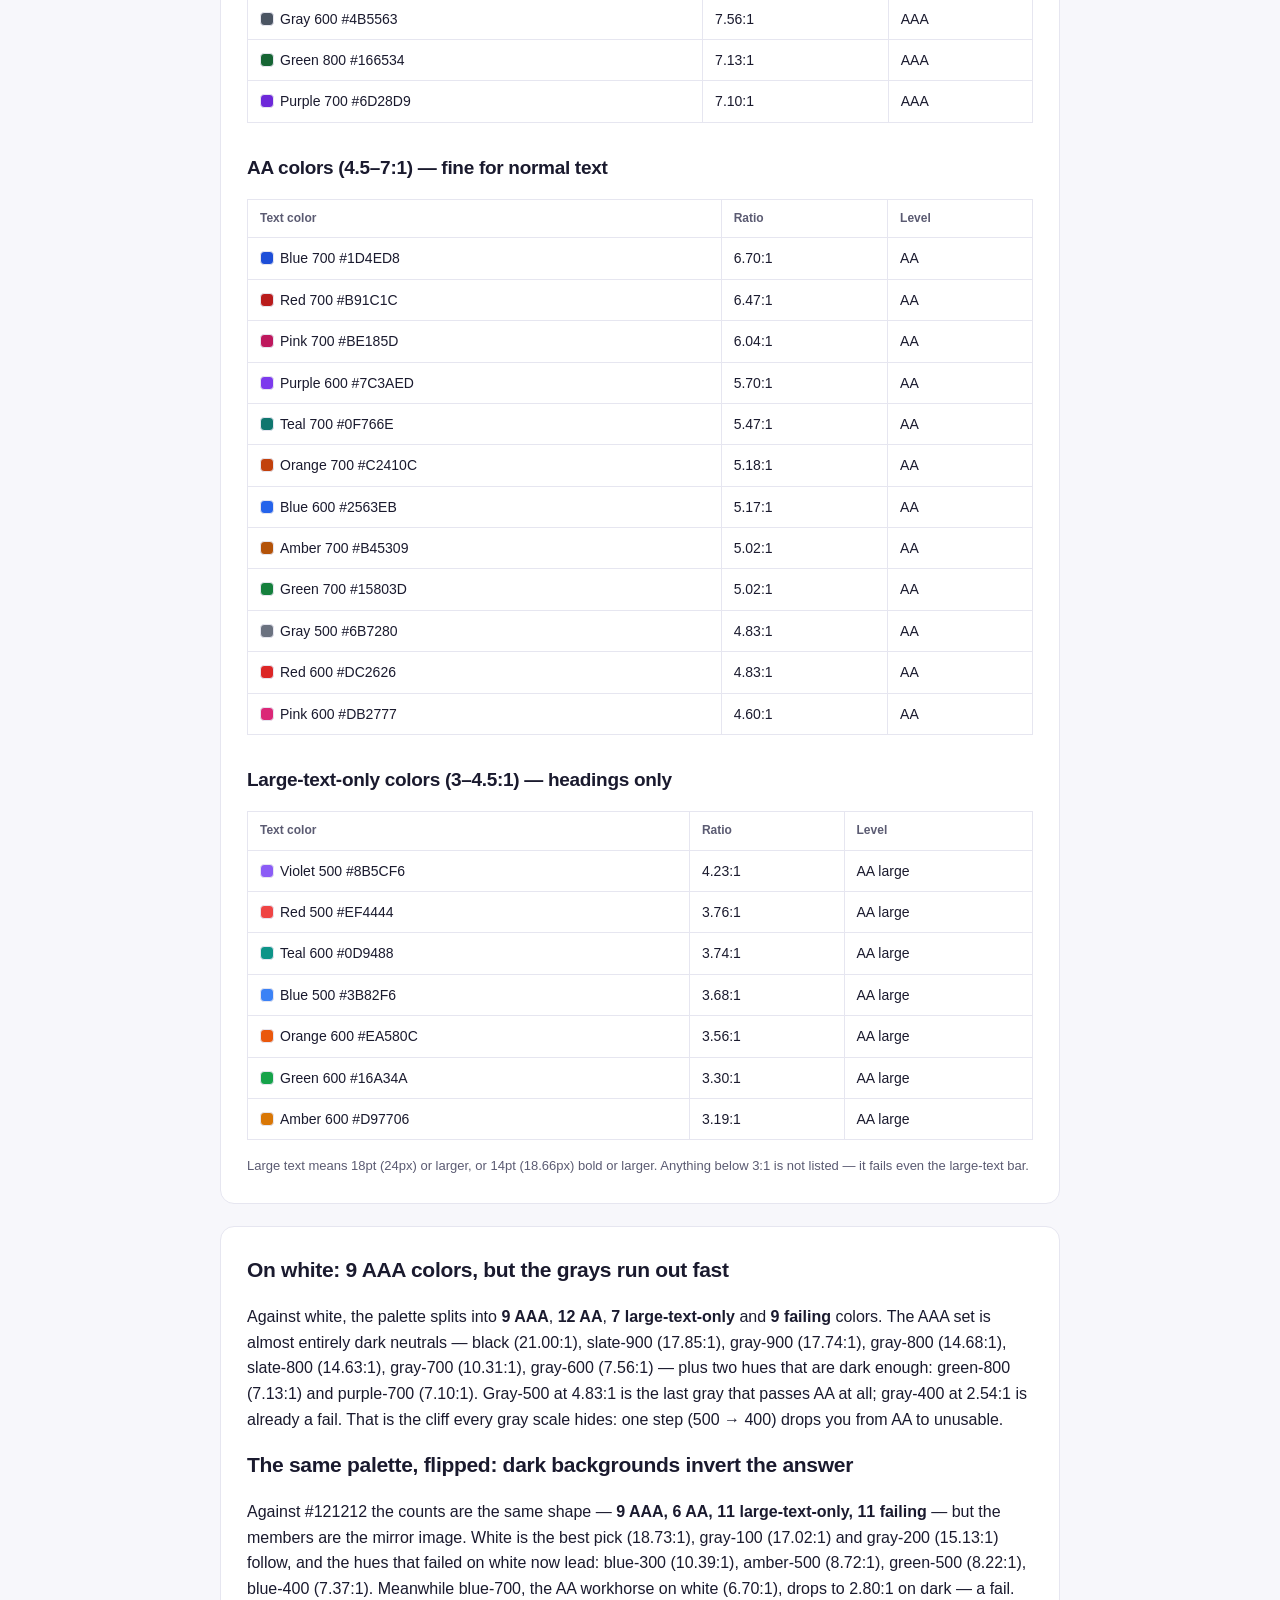
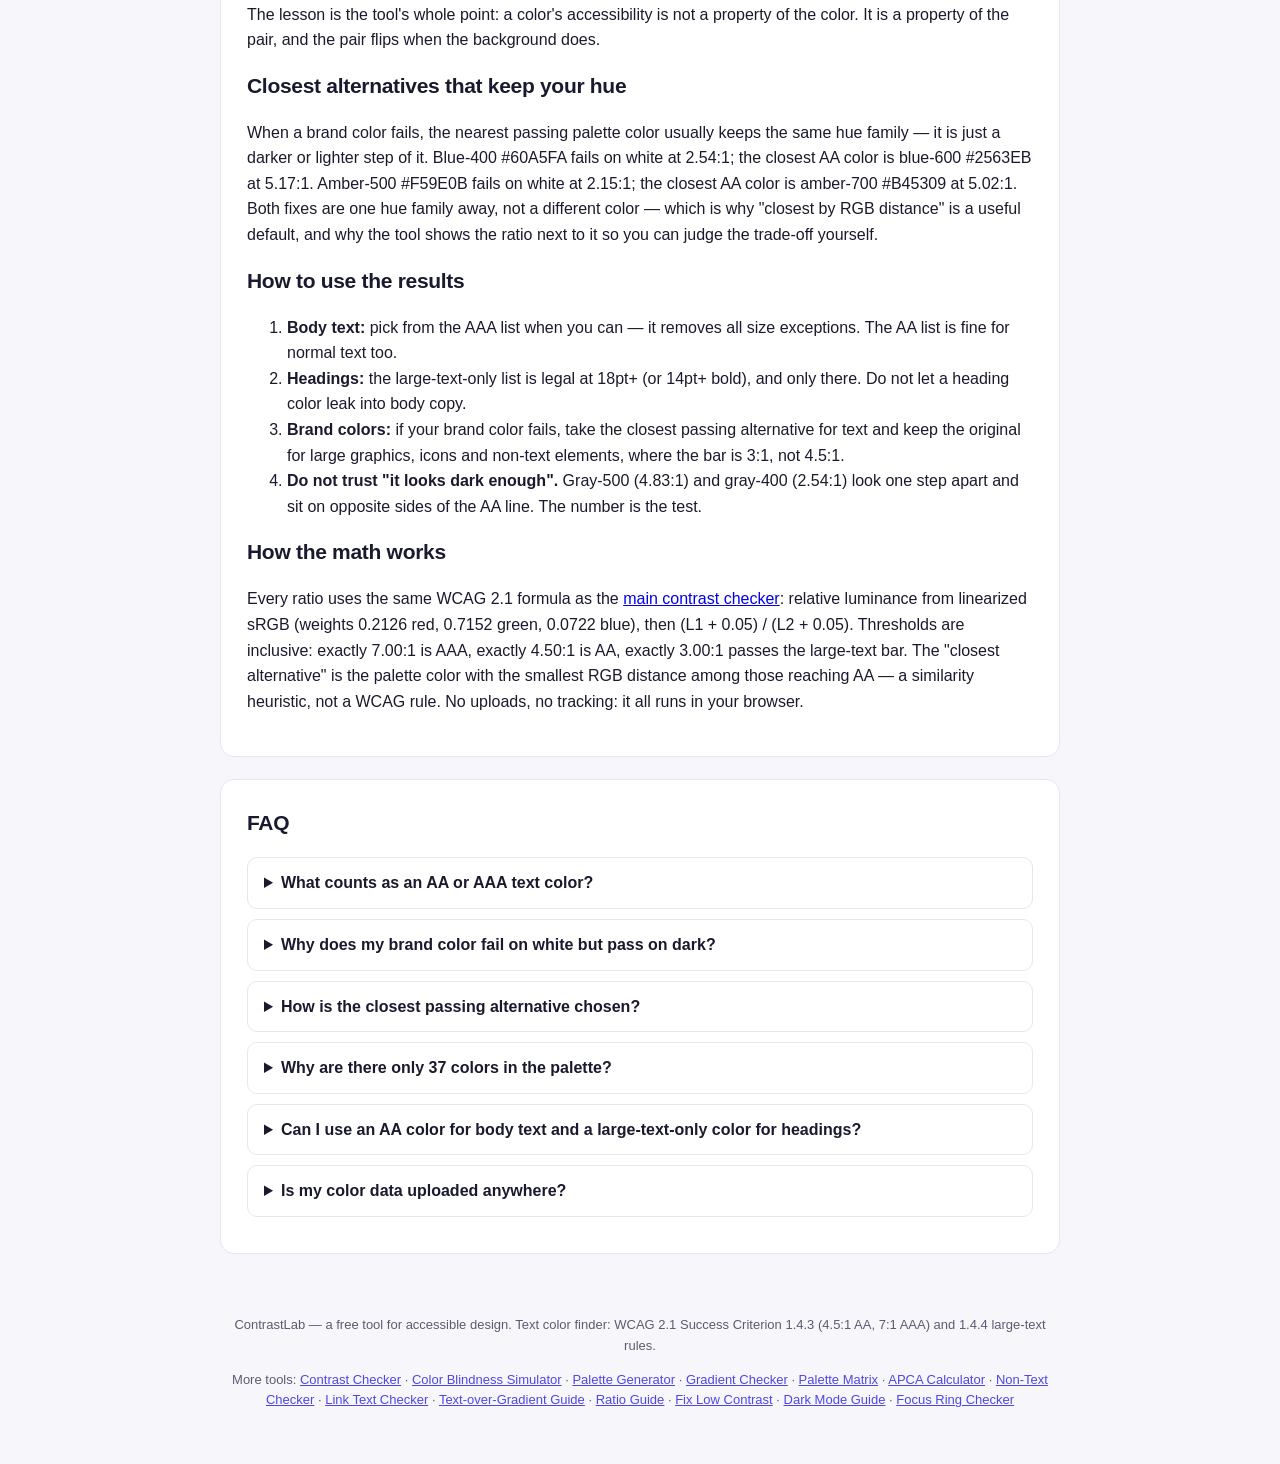
<file: text-color-finder/index.html>
<!DOCTYPE html>
<html lang="en">
<head>
<meta charset="UTF-8">
<meta name="viewport" content="width=device-width, initial-scale=1.0">
<title>Text Color Finder — Find AA &amp; AAA Text Colors for Any Background | ContrastLab</title>
<meta name="description" content="Free text color finder. Enter a background color and see which text colors pass WCAG AA (4.5:1) and AAA (7:1) from a curated palette — plus the closest passing alternative to your brand color.">
<meta name="keywords" content="text color finder, accessible text color, wcag aa text color, aaa text color, text color for background, accessible color palette, contrast safe text color">
<meta property="og:title" content="Text Color Finder | ContrastLab">
<meta property="og:description" content="Enter a background color and see which text colors pass WCAG AA (4.5:1) and AAA (7:1) — plus the closest passing alternative to your brand color.">
<meta property="og:type" content="website">
<meta property="og:url" content="https://contrast.mimito6.uk/text-color-finder">
<link rel="canonical" href="https://contrast.mimito6.uk/text-color-finder">
<link rel="stylesheet" href="../styles.css">
<style>
.cf-inputs { display: flex; flex-wrap: wrap; gap: 16px; align-items: flex-end; margin: 16px 0; }
.cf-inputs .color-card { flex: 1 1 220px; }
.cf-presets { display: flex; flex-wrap: wrap; gap: 8px; margin: 4px 0 16px; }
.cf-preset { border: 1px solid var(--line); background: #fff; border-radius: 8px; padding: 8px 14px; font-size: 13px; font-weight: 600; cursor: pointer; }
.cf-preset:hover { border-color: var(--accent); }
.cf-best { border: 1px solid var(--line); border-radius: 10px; padding: 14px 16px; background: #fff; font-size: 16px; margin: 4px 0 16px; }
.cf-counts { display: grid; grid-template-columns: repeat(auto-fit, minmax(140px, 1fr)); gap: 12px; margin: 16px 0; }
.cf-stat { border: 1px solid var(--line); border-radius: 10px; padding: 12px 14px; background: #fff; }
.cf-stat .v { font-size: 24px; font-weight: 800; letter-spacing: -.5px; }
.cf-stat .k { font-size: 12px; color: var(--muted); margin-top: 2px; }
.cf-table { border-collapse: collapse; width: 100%; margin: 16px 0; font-size: 14px; }
.cf-table th, .cf-table td { border: 1px solid var(--line); padding: 9px 12px; text-align: left; background: #fff; }
.cf-table th { font-size: 12px; color: var(--muted); }
.cf-swatch { display: inline-block; width: 14px; height: 14px; border-radius: 4px; border: 1px solid var(--line); vertical-align: -2px; margin-right: 6px; }
.cf-brand { border: 1px solid var(--line); border-radius: 10px; padding: 14px 16px; background: #fff; font-size: 15px; margin: 4px 0 16px; line-height: 1.6; }
.cf-preview { border: 1px solid var(--line); border-radius: 10px; padding: 28px 22px; margin: 16px 0; }
.cf-preview p { font-size: 17px; line-height: 1.7; margin: 0; }
</style>
<script type="application/ld+json">
{
  "@context": "https://schema.org",
  "@type": "WebApplication",
  "name": "ContrastLab Text Color Finder",
  "applicationCategory": "DesignApplication",
  "operatingSystem": "Web",
  "offers": { "@type": "Offer", "price": "0", "priceCurrency": "USD" },
  "description": "Free text color finder: enter a background color and see which text colors pass WCAG AA (4.5:1) and AAA (7:1) from a curated palette, plus the closest passing alternative to your brand color."
}
</script>
<script type="application/ld+json">
{
  "@context": "https://schema.org",
  "@type": "FAQPage",
  "mainEntity": [
    {"@type": "Question", "name": "What counts as an AA or AAA text color?",
     "acceptedAnswer": {"@type": "Answer", "text": "A text color passes AA when its contrast ratio against the background is at least 4.5:1 for normal text (WCAG 1.4.3), and AAA at 7:1 or higher. For large text (18pt+, or 14pt+ bold) the AA bar is 3:1. This tool sorts the palette into exactly those buckets, with inclusive boundaries: 7.00:1 is AAA, 4.50:1 is AA."}},
    {"@type": "Question", "name": "Why does my brand color fail on white but pass on dark?",
     "acceptedAnswer": {"@type": "Answer", "text": "Contrast is a relationship, not a property of one color. A mid-light color such as blue-400 #60A5FA measures only 2.54:1 against white (fail) but 7.37:1 against a #121212 dark background (AAA). The same color is unusable in one place and excellent in the other — which is why the tool checks your color against your actual background instead of rating colors in isolation."}},
    {"@type": "Question", "name": "How is the closest passing alternative chosen?",
     "acceptedAnswer": {"@type": "Answer", "text": "Among palette colors that reach AA (4.5:1) on your background, the tool picks the one nearest to your brand color in RGB space. It is a visual-similarity heuristic, not a WCAG concept: the ratio is the test, the distance is only the tie-break. For example, blue-400 #60A5FA (2.54:1 on white) maps to blue-600 #2563EB (5.17:1), the nearest AA blue."}},
    {"@type": "Question", "name": "Why are there only 37 colors in the palette?",
     "acceptedAnswer": {"@type": "Answer", "text": "The palette is a curated starting set — neutrals plus one family per hue at several steps — chosen so every result is a color a design system actually uses. If your exact brand color is not in it, use the brand-color check: it tells you whether your color passes and, if not, the nearest passing color from the set."}},
    {"@type": "Question", "name": "Can I use an AA color for body text and a large-text-only color for headings?",
     "acceptedAnswer": {"@type": "Answer", "text": "Yes — that is exactly what the 3:1 large-text bar is for. A color in the large-text-only bucket (3:1 to 4.5:1) is legal for headings at 18pt or larger, or 14pt bold and larger, but not for body text. The tool keeps the buckets separate so you do not accidentally use a heading-only color at body size."}},
    {"@type": "Question", "name": "Is my color data uploaded anywhere?",
     "acceptedAnswer": {"@type": "Answer", "text": "No. Everything runs locally in your browser; no colors, no analytics, no tracking."}}
  ]
}
</script>
</head>
<body>
<header class="site-header">
  <div class="wrap">
    <div class="brand"><a href="/" class="brand-link">ContrastLab</a></div>
    <p class="tagline">Free text color finder</p>
    <nav class="site-nav" aria-label="Tools">
      <a href="/">Contrast Checker</a>
      <a href="/color-blindness-simulator">Color Blindness Simulator</a>
      <a href="/palette-generator">Palette Generator</a>
      <a href="/gradient-checker">Gradient Checker</a>
      <a href="/palette-contrast-matrix">Palette Matrix</a>
      <a href="/apca-calculator">APCA Calculator</a>
      <a href="/non-text-contrast">Non-Text Checker</a>
      <a href="/link-text-contrast">Link Text Checker</a>
      <a href="/text-color-finder" class="active">Text Color Finder</a>
      <a href="/focus-indicator-contrast">Focus Ring Checker</a>
      <a href="/text-over-gradient-guide">How-to Guide</a>
      <a href="/wcag-contrast-ratio-explained">Ratio Guide</a>
      <a href="/fix-low-contrast">Fix Low Contrast</a>
      <a href="/dark-mode-contrast-guide">Dark Mode Guide</a>
    </nav>
  </div>
</header>

<main class="wrap">
  <section class="tool" aria-label="Text color finder">
    <h1 class="page-title">Text Color Finder</h1>
    <p class="page-intro">Pick a background color. The tool scans a curated palette of 37 colors and tells you which ones pass <strong>WCAG AA (4.5:1)</strong> and <strong>AAA (7:1)</strong> as text on it — and, if your brand color fails, the closest passing alternative.</p>

    <div class="cf-inputs">
      <div class="color-card">
        <label for="cfBg">Background color</label>
        <div class="picker-row">
          <input type="color" id="cfBg" value="#ffffff" aria-label="Background color picker">
          <input type="text" id="cfBgHex" value="#ffffff" spellcheck="false" aria-label="Background color hex">
        </div>
      </div>
      <div class="color-card">
        <label for="cfBrand">Your brand color (optional)</label>
        <div class="picker-row">
          <input type="color" id="cfBrand" value="#60A5FA" aria-label="Brand color picker">
          <input type="text" id="cfBrandHex" value="#60A5FA" spellcheck="false" aria-label="Brand color hex">
        </div>
      </div>
    </div>
    <div class="cf-presets">
      <button class="cf-preset" type="button" data-g="#FFFFFF">White #FFFFFF</button>
      <button class="cf-preset" type="button" data-g="#121212">Dark #121212</button>
      <button class="cf-preset" type="button" data-g="#2563EB">Blue-600 #2563EB</button>
      <button class="cf-preset" type="button" data-g="#F59E0B">Amber-500 #F59E0B</button>
      <button class="cf-preset" type="button" data-g="#166534">Green-800 #166534</button>
      <button class="cf-preset" type="button" data-g="#F3F4F6">Gray-100 #F3F4F6</button>
    </div>
    <p class="hint" id="cfNote"></p>

    <h2 class="sub-h">Best pick</h2>
    <div class="cf-best" id="cfBest">–</div>

    <h2 class="sub-h">How the palette scores on this background</h2>
    <div class="cf-counts" id="cfCounts"></div>

    <h2 class="sub-h">Live preview — best pick on your background</h2>
    <div class="cf-preview" id="cfPreview">
      <p id="cfPreviewText">The quick brown fox jumps over the lazy dog. This paragraph is rendered in the best-pick color on your background, so what you see is what the top result actually looks like.</p>
    </div>

    <h2 class="sub-h">Your brand color</h2>
    <div class="cf-brand" id="cfBrand">–</div>

    <h2 class="sub-h">AAA colors (≥ 7:1) — safe for any text size</h2>
    <table class="cf-table">
      <thead><tr><th>Text color</th><th>Ratio</th><th>Level</th></tr></thead>
      <tbody id="cfAaa"></tbody>
    </table>

    <h2 class="sub-h">AA colors (4.5–7:1) — fine for normal text</h2>
    <table class="cf-table">
      <thead><tr><th>Text color</th><th>Ratio</th><th>Level</th></tr></thead>
      <tbody id="cfAa"></tbody>
    </table>

    <h2 class="sub-h">Large-text-only colors (3–4.5:1) — headings only</h2>
    <table class="cf-table">
      <thead><tr><th>Text color</th><th>Ratio</th><th>Level</th></tr></thead>
      <tbody id="cfLarge"></tbody>
    </table>
    <p class="hint">Large text means 18pt (24px) or larger, or 14pt (18.66px) bold or larger. Anything below 3:1 is not listed — it fails even the large-text bar.</p>
  </section>

  <section class="guide" aria-label="Guide">
    <h2>On white: 9 AAA colors, but the grays run out fast</h2>
    <p>Against white, the palette splits into <strong>9 AAA</strong>, <strong>12 AA</strong>, <strong>7 large-text-only</strong> and <strong>9 failing</strong> colors. The AAA set is almost entirely dark neutrals — black (21.00:1), slate-900 (17.85:1), gray-900 (17.74:1), gray-800 (14.68:1), slate-800 (14.63:1), gray-700 (10.31:1), gray-600 (7.56:1) — plus two hues that are dark enough: green-800 (7.13:1) and purple-700 (7.10:1). Gray-500 at 4.83:1 is the last gray that passes AA at all; gray-400 at 2.54:1 is already a fail. That is the cliff every gray scale hides: one step (500 → 400) drops you from AA to unusable.</p>
    <h2>The same palette, flipped: dark backgrounds invert the answer</h2>
    <p>Against #121212 the counts are the same shape — <strong>9 AAA, 6 AA, 11 large-text-only, 11 failing</strong> — but the members are the mirror image. White is the best pick (18.73:1), gray-100 (17.02:1) and gray-200 (15.13:1) follow, and the hues that failed on white now lead: blue-300 (10.39:1), amber-500 (8.72:1), green-500 (8.22:1), blue-400 (7.37:1). Meanwhile blue-700, the AA workhorse on white (6.70:1), drops to 2.80:1 on dark — a fail. The lesson is the tool's whole point: a color's accessibility is not a property of the color. It is a property of the pair, and the pair flips when the background does.</p>
    <h2>Closest alternatives that keep your hue</h2>
    <p>When a brand color fails, the nearest passing palette color usually keeps the same hue family — it is just a darker or lighter step of it. Blue-400 #60A5FA fails on white at 2.54:1; the closest AA color is blue-600 #2563EB at 5.17:1. Amber-500 #F59E0B fails on white at 2.15:1; the closest AA color is amber-700 #B45309 at 5.02:1. Both fixes are one hue family away, not a different color — which is why "closest by RGB distance" is a useful default, and why the tool shows the ratio next to it so you can judge the trade-off yourself.</p>
    <h2>How to use the results</h2>
    <ol>
      <li><strong>Body text:</strong> pick from the AAA list when you can — it removes all size exceptions. The AA list is fine for normal text too.</li>
      <li><strong>Headings:</strong> the large-text-only list is legal at 18pt+ (or 14pt+ bold), and only there. Do not let a heading color leak into body copy.</li>
      <li><strong>Brand colors:</strong> if your brand color fails, take the closest passing alternative for text and keep the original for large graphics, icons and non-text elements, where the bar is 3:1, not 4.5:1.</li>
      <li><strong>Do not trust "it looks dark enough".</strong> Gray-500 (4.83:1) and gray-400 (2.54:1) look one step apart and sit on opposite sides of the AA line. The number is the test.</li>
    </ol>
    <h2>How the math works</h2>
    <p>Every ratio uses the same WCAG 2.1 formula as the <a href="/">main contrast checker</a>: relative luminance from linearized sRGB (weights 0.2126 red, 0.7152 green, 0.0722 blue), then (L1 + 0.05) / (L2 + 0.05). Thresholds are inclusive: exactly 7.00:1 is AAA, exactly 4.50:1 is AA, exactly 3.00:1 passes the large-text bar. The "closest alternative" is the palette color with the smallest RGB distance among those reaching AA — a similarity heuristic, not a WCAG rule. No uploads, no tracking: it all runs in your browser.</p>
  </section>

  <section class="faq" aria-label="FAQ">
    <h2>FAQ</h2>
    <details><summary>What counts as an AA or AAA text color?</summary>
      <p>A text color passes AA when its contrast ratio against the background is at least 4.5:1 for normal text (WCAG 1.4.3), and AAA at 7:1 or higher. For large text (18pt+, or 14pt+ bold) the AA bar is 3:1. This tool sorts the palette into exactly those buckets, with inclusive boundaries: 7.00:1 is AAA, 4.50:1 is AA.</p></details>
    <details><summary>Why does my brand color fail on white but pass on dark?</summary>
      <p>Contrast is a relationship, not a property of one color. A mid-light color such as blue-400 #60A5FA measures only 2.54:1 against white (fail) but 7.37:1 against a #121212 dark background (AAA). The same color is unusable in one place and excellent in the other — which is why the tool checks your color against your actual background instead of rating colors in isolation.</p></details>
    <details><summary>How is the closest passing alternative chosen?</summary>
      <p>Among palette colors that reach AA (4.5:1) on your background, the tool picks the one nearest to your brand color in RGB space. It is a visual-similarity heuristic, not a WCAG concept: the ratio is the test, the distance is only the tie-break. For example, blue-400 #60A5FA (2.54:1 on white) maps to blue-600 #2563EB (5.17:1), the nearest AA blue.</p></details>
    <details><summary>Why are there only 37 colors in the palette?</summary>
      <p>The palette is a curated starting set — neutrals plus one family per hue at several steps — chosen so every result is a color a design system actually uses. If your exact brand color is not in it, use the brand-color check: it tells you whether your color passes and, if not, the nearest passing color from the set.</p></details>
    <details><summary>Can I use an AA color for body text and a large-text-only color for headings?</summary>
      <p>Yes — that is exactly what the 3:1 large-text bar is for. A color in the large-text-only bucket (3:1 to 4.5:1) is legal for headings at 18pt or larger, or 14pt bold and larger, but not for body text. The tool keeps the buckets separate so you do not accidentally use a heading-only color at body size.</p></details>
    <details><summary>Is my color data uploaded anywhere?</summary>
      <p>No. Everything runs locally in your browser; no colors, no analytics, no tracking.</p></details>
  </section>
</main>

<footer class="site-footer">
  <div class="wrap">
    <p>ContrastLab — a free tool for accessible design. Text color finder: WCAG 2.1 Success Criterion 1.4.3 (4.5:1 AA, 7:1 AAA) and 1.4.4 large-text rules.</p>
    <p class="footer-tools">More tools: <a href="/">Contrast Checker</a> &middot; <a href="/color-blindness-simulator">Color Blindness Simulator</a> &middot; <a href="/palette-generator">Palette Generator</a> &middot; <a href="/gradient-checker">Gradient Checker</a> &middot; <a href="/palette-contrast-matrix">Palette Matrix</a> &middot; <a href="/apca-calculator">APCA Calculator</a> &middot; <a href="/non-text-contrast">Non-Text Checker</a> &middot; <a href="/link-text-contrast">Link Text Checker</a> &middot; <a href="/text-over-gradient-guide">Text-over-Gradient Guide</a> &middot; <a href="/wcag-contrast-ratio-explained">Ratio Guide</a> &middot; <a href="/fix-low-contrast">Fix Low Contrast</a> &middot; <a href="/dark-mode-contrast-guide">Dark Mode Guide</a> &middot; <a href="/focus-indicator-contrast">Focus Ring Checker</a></p>
  </div>
</footer>

<script src="finder.js"></script>
</body>
</html>
</file>
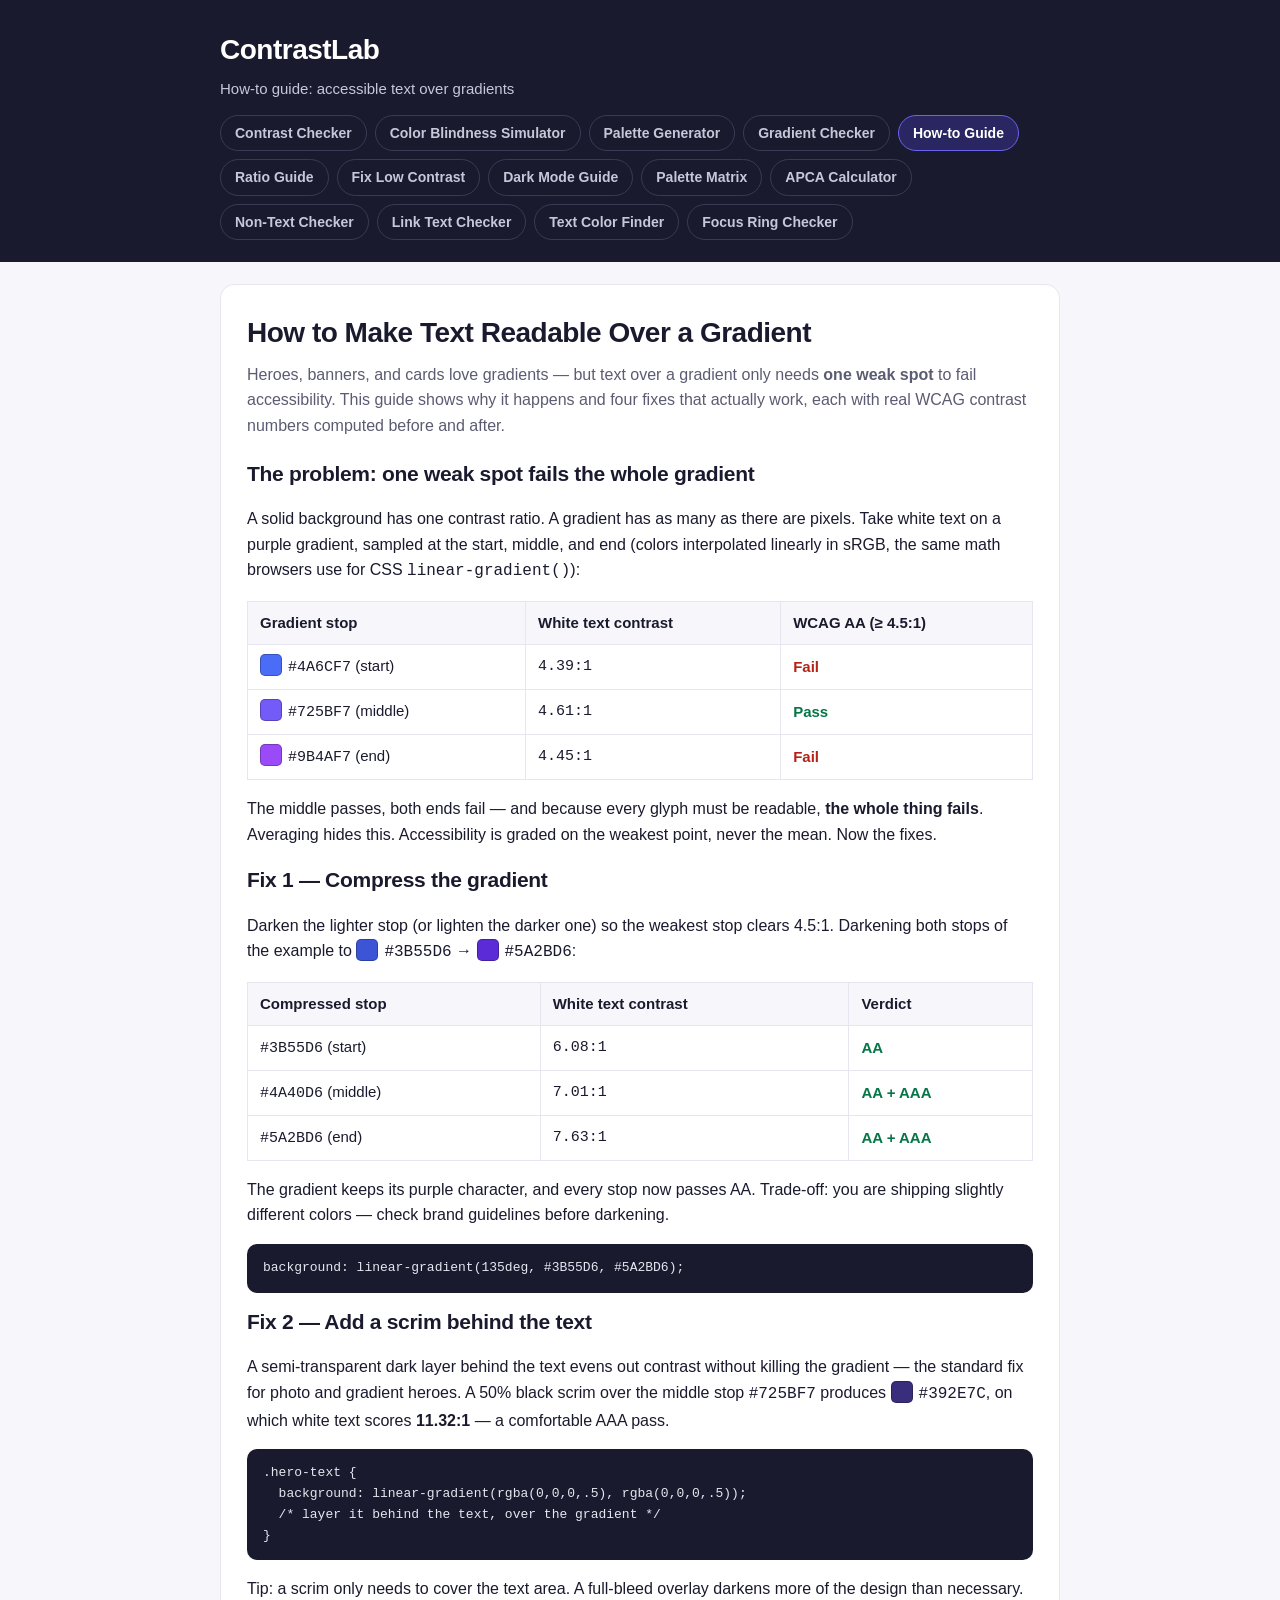
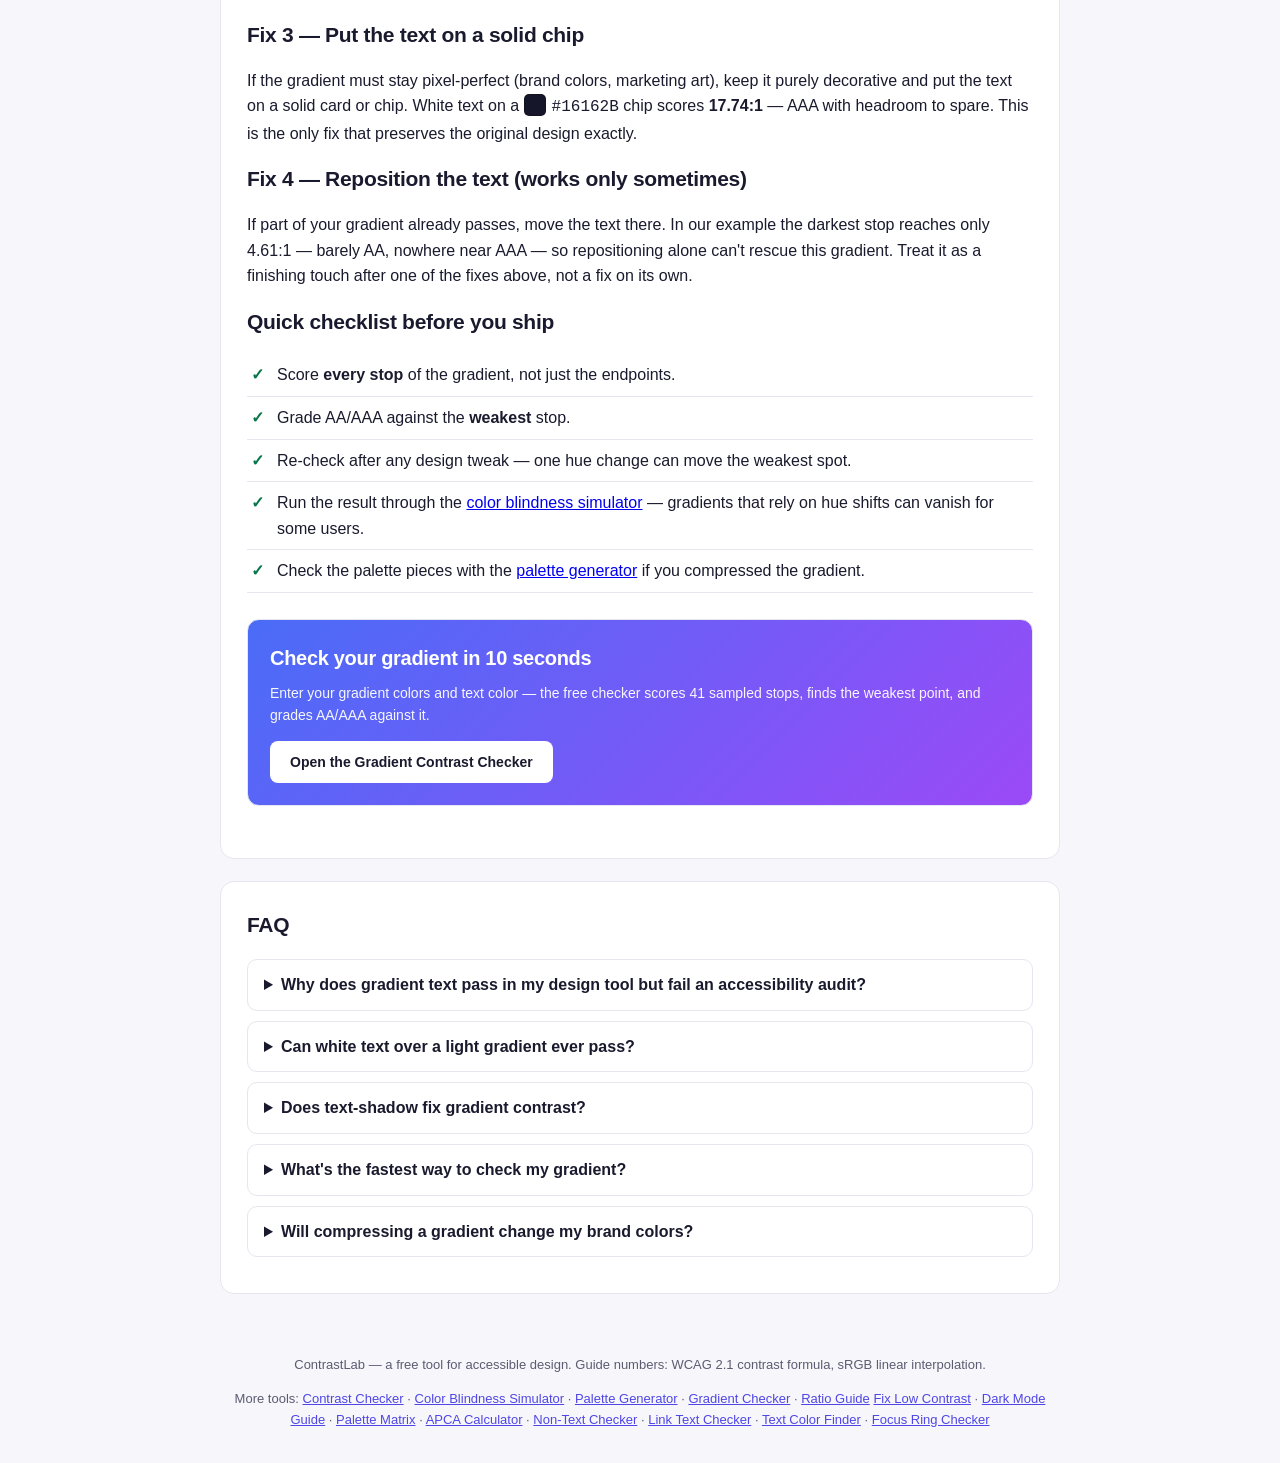
<file: text-over-gradient-guide/index.html>
<!DOCTYPE html>
<html lang="en">
<head>
<meta charset="UTF-8">
<meta name="viewport" content="width=device-width, initial-scale=1.0">
<title>How to Make Text Readable Over a Gradient (4 Fixes, Real Numbers) | ContrastLab</title>
<meta name="description" content="Text over a gradient fails accessibility when a single spot drops below 4.5:1. Learn four fixes — compress the gradient, add a scrim, use a solid chip, or reposition the text — with real WCAG contrast numbers, then check your gradient free.">
<meta name="keywords" content="text over gradient accessibility, fix low contrast text over gradient, wcag gradient background, gradient text readability, contrast ratio gradient fix, scrim text gradient">
<meta property="og:title" content="How to Make Text Readable Over a Gradient | ContrastLab">
<meta property="og:description" content="Four fixes that actually work — compress, scrim, solid chip, reposition — with real WCAG contrast numbers before and after.">
<meta property="og:type" content="website">
<meta property="og:url" content="https://contrast.mimito6.uk/text-over-gradient-guide">
<link rel="canonical" href="https://contrast.mimito6.uk/text-over-gradient-guide">
<link rel="stylesheet" href="../styles.css">
<style>
.num-table { width: 100%; border-collapse: collapse; margin: 14px 0; font-size: 14px; }
.num-table th, .num-table td { border: 1px solid var(--line); padding: 9px 12px; text-align: left; }
.num-table th { background: #f7f7fb; font-weight: 700; }
.num-table td.mono, .mono { font-family: ui-monospace, monospace; }
.num-table .fail { color: #b42318; font-weight: 700; }
.num-table .pass { color: #067647; font-weight: 700; }
.swatch { display: inline-block; width: 22px; height: 22px; border-radius: 5px; border: 1px solid rgba(0,0,0,.25); vertical-align: -5px; margin-right: 6px; }
.guide-cta { border: 1px solid var(--line); border-radius: 12px; padding: 22px; margin: 26px 0; background: linear-gradient(135deg, #4a6cf7, #9b4af7); color: #fff; }
.guide-cta h2 { margin: 0 0 8px; font-size: 20px; color: #fff; }
.guide-cta p { margin: 0 0 14px; font-size: 14px; opacity: .95; }
.guide-cta a.btn { display: inline-block; background: #fff; color: #1a1a2e; font-weight: 700; padding: 10px 20px; border-radius: 8px; text-decoration: none; font-size: 14px; }
.css-snippet { background: #1a1a2e; color: #e6e6f0; border-radius: 10px; padding: 14px 16px; font-family: ui-monospace, monospace; font-size: 13px; overflow-x: auto; margin: 12px 0; white-space: pre; }
.checklist { list-style: none; padding: 0; }
.checklist li { padding: 8px 0 8px 30px; position: relative; border-bottom: 1px solid var(--line); }
.checklist li::before { content: "✓"; position: absolute; left: 4px; color: #067647; font-weight: 800; }
</style>
<script type="application/ld+json">
{
  "@context": "https://schema.org",
  "@type": "Article",
  "headline": "How to Make Text Readable Over a Gradient",
  "description": "Four fixes for low-contrast text over gradients — compress the gradient, add a scrim, use a solid chip, or reposition the text — with real WCAG contrast numbers.",
  "author": { "@type": "Organization", "name": "ContrastLab" },
  "publisher": { "@type": "Organization", "name": "ContrastLab" },
  "mainEntityOfPage": "https://contrast.mimito6.uk/text-over-gradient-guide",
  "inLanguage": "en"
}
</script>
<script type="application/ld+json">
{
  "@context": "https://schema.org",
  "@type": "FAQPage",
  "mainEntity": [
    {"@type": "Question", "name": "Why does gradient text pass in my design tool but fail an accessibility audit?",
     "acceptedAnswer": {"@type": "Answer", "text": "Design tools usually sample one pixel or the average color. WCAG requires every glyph to contrast with the pixels directly behind it — and on a gradient, every glyph sits on a different color. Auditors score the weakest stop, which is exactly what our gradient checker reports."}},
    {"@type": "Question", "name": "Can white text over a light gradient ever pass?",
     "acceptedAnswer": {"@type": "Answer", "text": "Practically no. If the lightest stop can't reach 4.5:1 even with a dark scrim, the gradient can't stay behind the text — use a solid chip or move the text to a darker region. Fixing by adding more and more overlay defeats the point of the gradient."}},
    {"@type": "Question", "name": "Does text-shadow fix gradient contrast?",
     "acceptedAnswer": {"@type": "Answer", "text": "Don't rely on it. Shadows are blurred halos that vary across the gradient and can't be measured reliably, so auditors won't accept them as a fix. Use a scrim or a solid chip instead."}},
    {"@type": "Question", "name": "What's the fastest way to check my gradient?",
     "acceptedAnswer": {"@type": "Answer", "text": "Use ContrastLab's free gradient contrast checker: enter your two gradient colors and text color, and it scores the WCAG contrast ratio at 41 sampled points, highlights the weakest stop, and grades AA/AAA against it."}},
    {"@type": "Question", "name": "Will compressing a gradient change my brand colors?",
     "acceptedAnswer": {"@type": "Answer", "text": "Darkening a stop changes the color you ship, so check brand guidelines first. If the gradient must stay untouched, keep it purely decorative and put the text on a solid chip instead — that's the fix that preserves the design exactly."}}
  ]
}
</script>
</head>
<body>
<header class="site-header">
  <div class="wrap">
    <div class="brand"><a href="/" class="brand-link">ContrastLab</a></div>
    <p class="tagline">How-to guide: accessible text over gradients</p>
    <nav class="site-nav" aria-label="Tools">
      <a href="/">Contrast Checker</a>
      <a href="/color-blindness-simulator">Color Blindness Simulator</a>
      <a href="/palette-generator">Palette Generator</a>
      <a href="/gradient-checker">Gradient Checker</a>
      <a href="/text-over-gradient-guide" class="active">How-to Guide</a>
      <a href="/wcag-contrast-ratio-explained">Ratio Guide</a>
      <a href="/fix-low-contrast">Fix Low Contrast</a>
      <a href="/dark-mode-contrast-guide">Dark Mode Guide</a>
      <a href="/palette-contrast-matrix">Palette Matrix</a>
      <a href="/apca-calculator">APCA Calculator</a>
      <a href="/non-text-contrast">Non-Text Checker</a>
      <a href="/link-text-contrast">Link Text Checker</a>
          <a href="/text-color-finder">Text Color Finder</a>
          <a href="/focus-indicator-contrast">Focus Ring Checker</a>
    </nav>
  </div>
</header>

<main class="wrap">
  <article class="guide">
    <h1 class="page-title">How to Make Text Readable Over a Gradient</h1>
    <p class="page-intro">Heroes, banners, and cards love gradients — but text over a gradient only needs <strong>one weak spot</strong> to fail accessibility. This guide shows why it happens and four fixes that actually work, each with real WCAG contrast numbers computed before and after.</p>

    <h2 class="sub-h">The problem: one weak spot fails the whole gradient</h2>
    <p>A solid background has one contrast ratio. A gradient has as many as there are pixels. Take white text on a purple gradient, sampled at the start, middle, and end (colors interpolated linearly in sRGB, the same math browsers use for CSS <span class="mono">linear-gradient()</span>):</p>

    <table class="num-table">
      <thead><tr><th>Gradient stop</th><th>White text contrast</th><th>WCAG AA (≥ 4.5:1)</th></tr></thead>
      <tbody>
        <tr><td><span class="swatch" style="background:#4a6cf7"></span><span class="mono">#4A6CF7</span> (start)</td><td class="mono">4.39:1</td><td class="fail">Fail</td></tr>
        <tr><td><span class="swatch" style="background:#725bf7"></span><span class="mono">#725BF7</span> (middle)</td><td class="mono">4.61:1</td><td class="pass">Pass</td></tr>
        <tr><td><span class="swatch" style="background:#9b4af7"></span><span class="mono">#9B4AF7</span> (end)</td><td class="mono">4.45:1</td><td class="fail">Fail</td></tr>
      </tbody>
    </table>
    <p>The middle passes, both ends fail — and because every glyph must be readable, <strong>the whole thing fails</strong>. Averaging hides this. Accessibility is graded on the weakest point, never the mean. Now the fixes.</p>

    <h2 class="sub-h">Fix 1 — Compress the gradient</h2>
    <p>Darken the lighter stop (or lighten the darker one) so the weakest stop clears 4.5:1. Darkening both stops of the example to <span class="swatch" style="background:#3b55d6"></span><span class="mono">#3B55D6</span> → <span class="swatch" style="background:#5a2bd6"></span><span class="mono">#5A2BD6</span>:</p>
    <table class="num-table">
      <thead><tr><th>Compressed stop</th><th>White text contrast</th><th>Verdict</th></tr></thead>
      <tbody>
        <tr><td><span class="mono">#3B55D6</span> (start)</td><td class="mono">6.08:1</td><td class="pass">AA</td></tr>
        <tr><td><span class="mono">#4A40D6</span> (middle)</td><td class="mono">7.01:1</td><td class="pass">AA + AAA</td></tr>
        <tr><td><span class="mono">#5A2BD6</span> (end)</td><td class="mono">7.63:1</td><td class="pass">AA + AAA</td></tr>
      </tbody>
    </table>
    <p>The gradient keeps its purple character, and every stop now passes AA. Trade-off: you are shipping slightly different colors — check brand guidelines before darkening.</p>
    <div class="css-snippet">background: linear-gradient(135deg, #3B55D6, #5A2BD6);</div>

    <h2 class="sub-h">Fix 2 — Add a scrim behind the text</h2>
    <p>A semi-transparent dark layer behind the text evens out contrast without killing the gradient — the standard fix for photo and gradient heroes. A 50% black scrim over the middle stop <span class="mono">#725BF7</span> produces <span class="swatch" style="background:#392e7c"></span><span class="mono">#392E7C</span>, on which white text scores <strong>11.32:1</strong> — a comfortable AAA pass.</p>
    <div class="css-snippet">.hero-text {
  background: linear-gradient(rgba(0,0,0,.5), rgba(0,0,0,.5));
  /* layer it behind the text, over the gradient */
}</div>
    <p>Tip: a scrim only needs to cover the text area. A full-bleed overlay darkens more of the design than necessary.</p>

    <h2 class="sub-h">Fix 3 — Put the text on a solid chip</h2>
    <p>If the gradient must stay pixel-perfect (brand colors, marketing art), keep it purely decorative and put the text on a solid card or chip. White text on a <span class="swatch" style="background:#16162b"></span><span class="mono">#16162B</span> chip scores <strong>17.74:1</strong> — AAA with headroom to spare. This is the only fix that preserves the original design exactly.</p>

    <h2 class="sub-h">Fix 4 — Reposition the text (works only sometimes)</h2>
    <p>If part of your gradient already passes, move the text there. In our example the darkest stop reaches only 4.61:1 — barely AA, nowhere near AAA — so repositioning alone can't rescue this gradient. Treat it as a finishing touch after one of the fixes above, not a fix on its own.</p>

    <h2 class="sub-h">Quick checklist before you ship</h2>
    <ul class="checklist">
      <li>Score <strong>every stop</strong> of the gradient, not just the endpoints.</li>
      <li>Grade AA/AAA against the <strong>weakest</strong> stop.</li>
      <li>Re-check after any design tweak — one hue change can move the weakest spot.</li>
      <li>Run the result through the <a href="/color-blindness-simulator">color blindness simulator</a> — gradients that rely on hue shifts can vanish for some users.</li>
      <li>Check the palette pieces with the <a href="/palette-generator">palette generator</a> if you compressed the gradient.</li>
    </ul>

    <div class="guide-cta">
      <h2>Check your gradient in 10 seconds</h2>
      <p>Enter your gradient colors and text color — the free checker scores 41 sampled stops, finds the weakest point, and grades AA/AAA against it.</p>
      <a class="btn" href="/gradient-checker">Open the Gradient Contrast Checker</a>
    </div>
  </article>

  <section class="faq" aria-label="FAQ">
    <h2>FAQ</h2>
    <details><summary>Why does gradient text pass in my design tool but fail an accessibility audit?</summary>
      <p>Design tools usually sample one pixel or the average color. WCAG requires every glyph to contrast with the pixels directly behind it — and on a gradient, every glyph sits on a different color. Auditors score the weakest stop, which is exactly what our gradient checker reports.</p></details>
    <details><summary>Can white text over a light gradient ever pass?</summary>
      <p>Practically no. If the lightest stop can't reach 4.5:1 even with a dark scrim, the gradient can't stay behind the text — use a solid chip or move the text to a darker region. Adding more and more overlay just defeats the point of the gradient.</p></details>
    <details><summary>Does text-shadow fix gradient contrast?</summary>
      <p>Don't rely on it. Shadows are blurred halos that vary across the gradient and can't be measured reliably, so auditors won't accept them as a fix. Use a scrim or a solid chip instead.</p></details>
    <details><summary>What's the fastest way to check my gradient?</summary>
      <p>Use ContrastLab's free <a href="/gradient-checker">gradient contrast checker</a>: enter your two gradient colors and text color, and it scores the WCAG contrast ratio at 41 sampled points, highlights the weakest stop, and grades AA/AAA against it.</p></details>
    <details><summary>Will compressing a gradient change my brand colors?</summary>
      <p>Darkening a stop changes the color you ship, so check brand guidelines first. If the gradient must stay untouched, keep it purely decorative and put the text on a solid chip instead — the fix that preserves the design exactly.</p></details>
  </section>
</main>

<footer class="site-footer">
  <div class="wrap">
    <p>ContrastLab — a free tool for accessible design. Guide numbers: WCAG 2.1 contrast formula, sRGB linear interpolation.</p>
    <p class="footer-tools">More tools: <a href="/">Contrast Checker</a> &middot; <a href="/color-blindness-simulator">Color Blindness Simulator</a> &middot; <a href="/palette-generator">Palette Generator</a> &middot; <a href="/gradient-checker">Gradient Checker</a> &middot; <a href="/wcag-contrast-ratio-explained">Ratio Guide</a>
      <a href="/fix-low-contrast">Fix Low Contrast</a> &middot; <a href="/dark-mode-contrast-guide">Dark Mode Guide</a> &middot; <a href="/palette-contrast-matrix">Palette Matrix</a> &middot; <a href="/apca-calculator">APCA Calculator</a> &middot; <a href="/non-text-contrast">Non-Text Checker</a> &middot; <a href="/link-text-contrast">Link Text Checker</a> &middot; <a href="/text-color-finder">Text Color Finder</a> &middot; <a href="/focus-indicator-contrast">Focus Ring Checker</a></p>
  </div>
</footer>
</body>
</html>
</file>
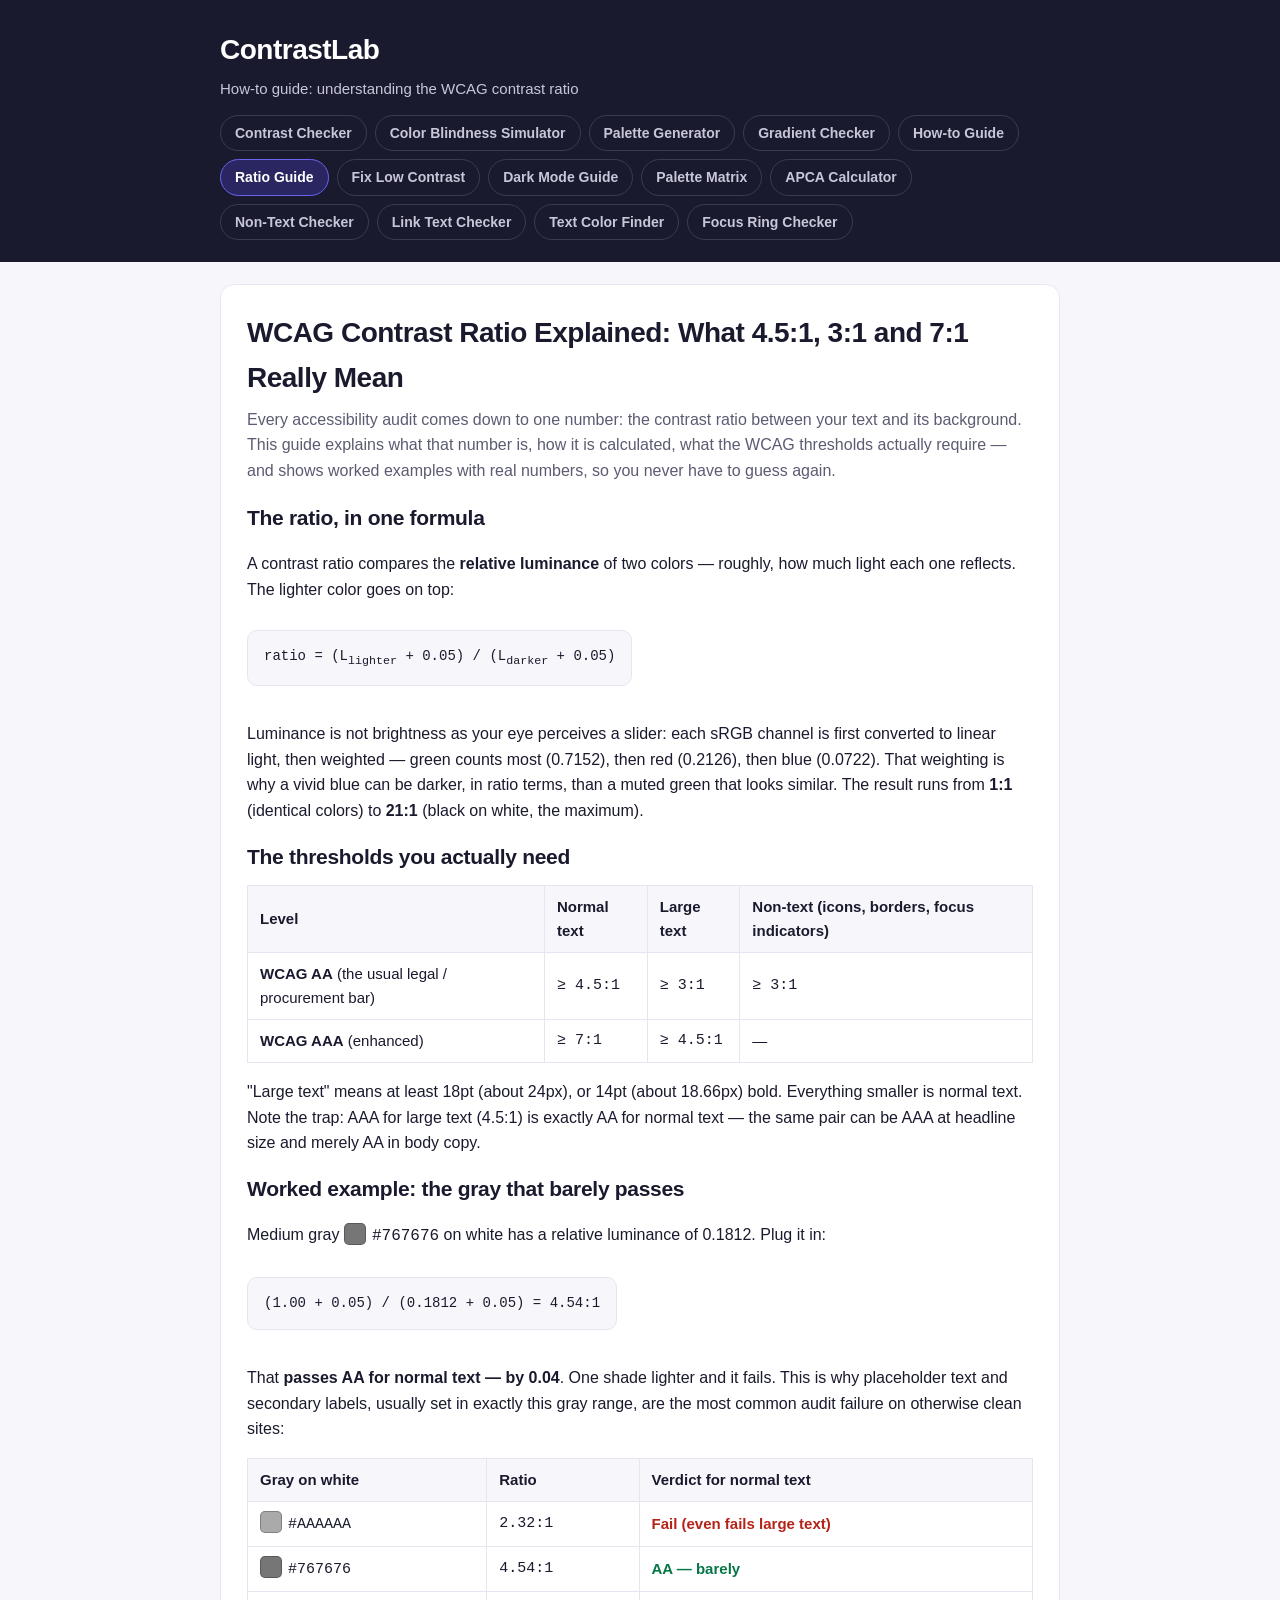
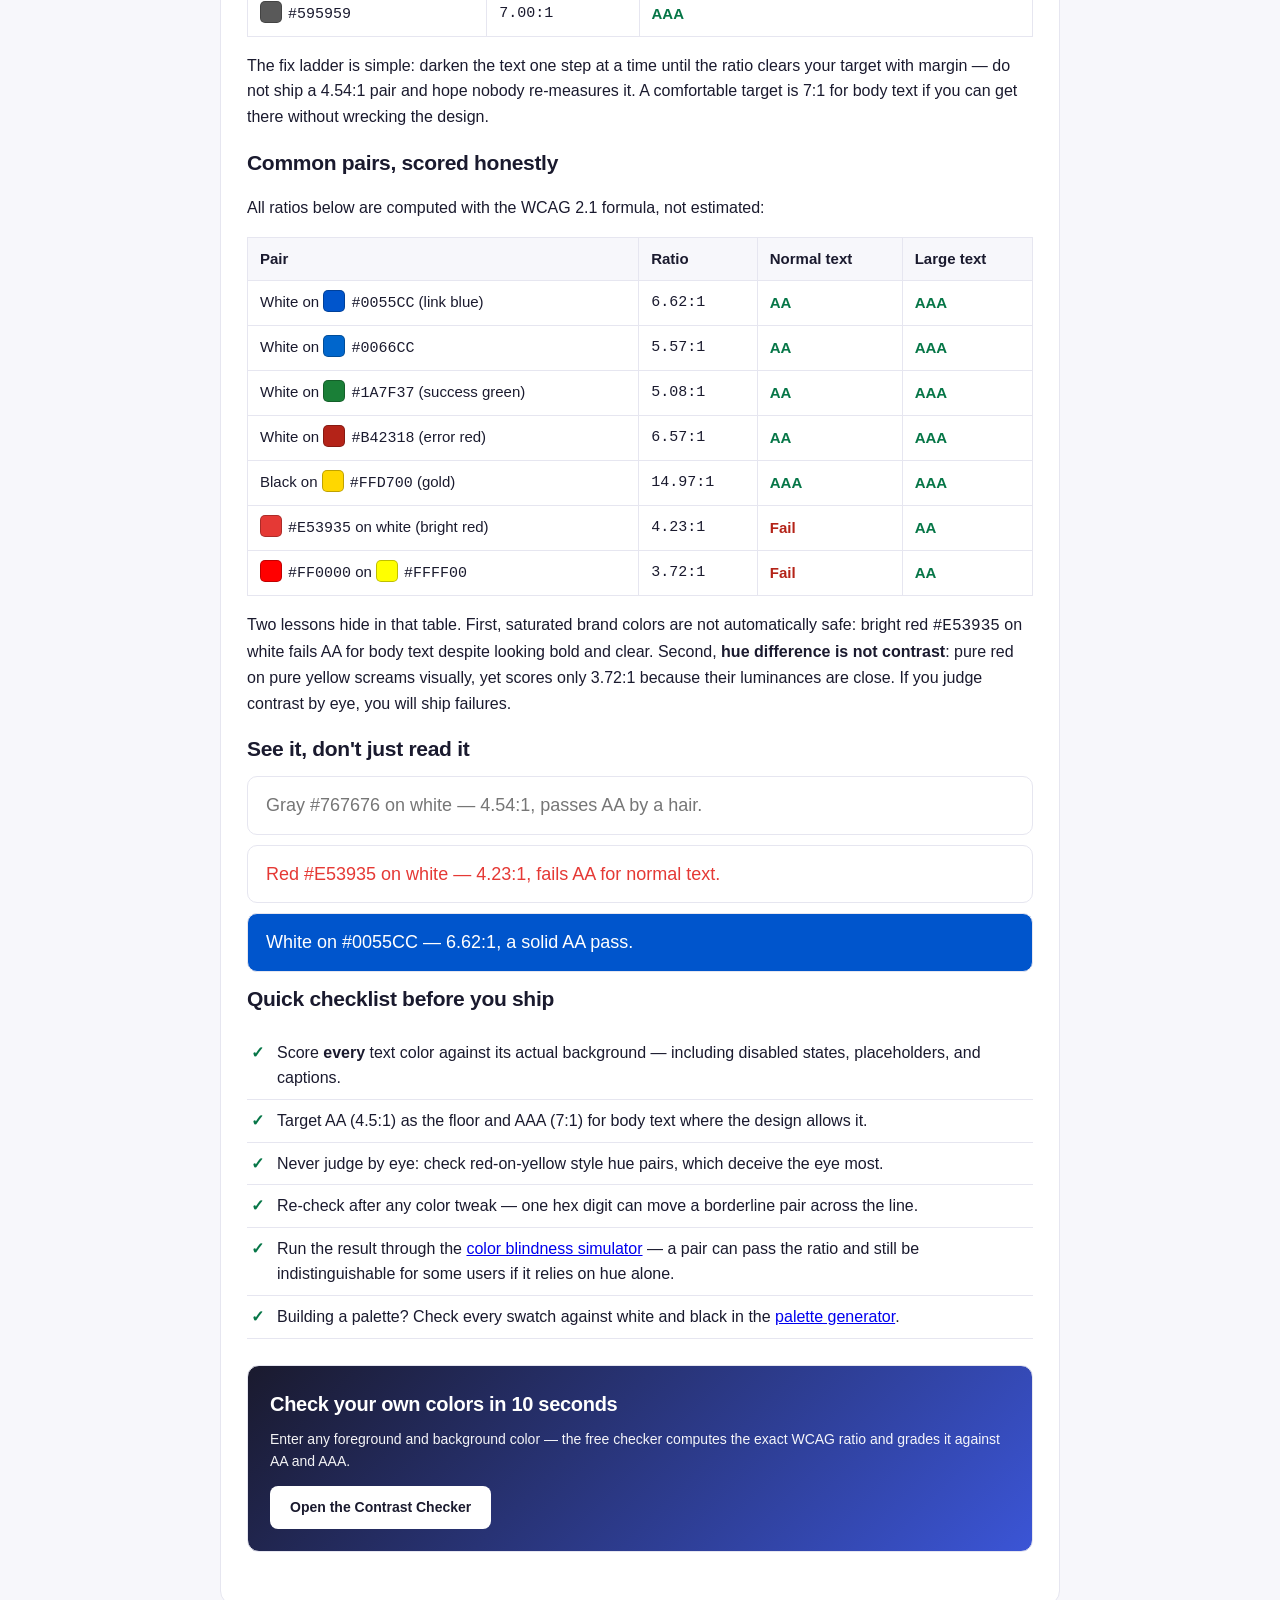
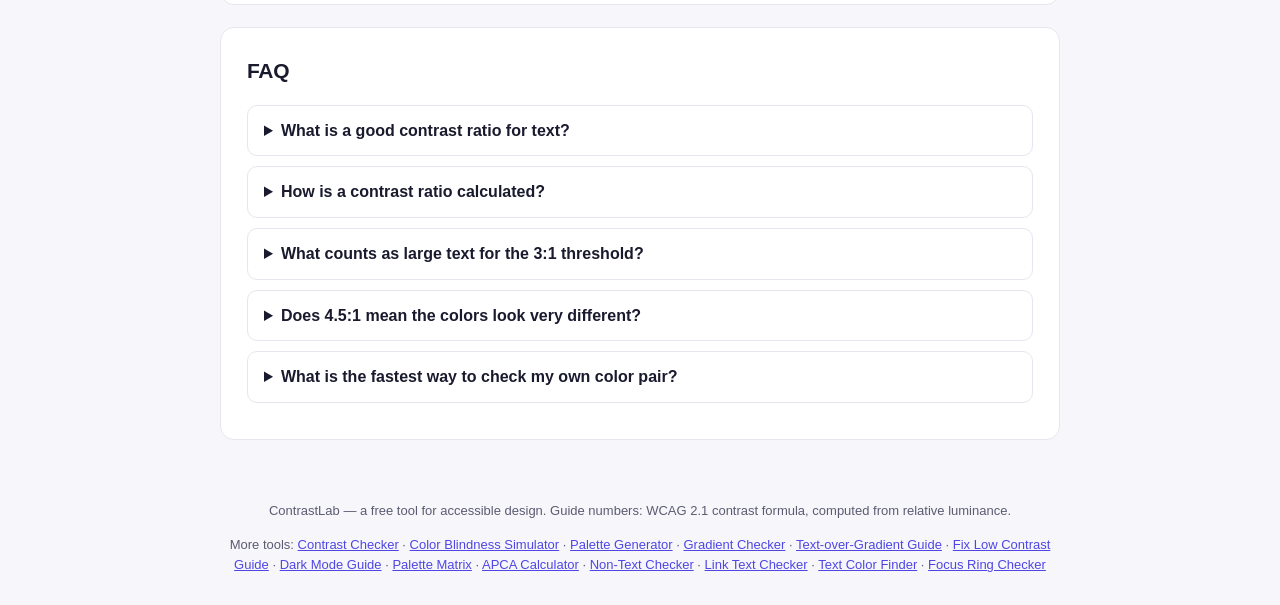
<file: wcag-contrast-ratio-explained/index.html>
<!DOCTYPE html>
<html lang="en">
<head>
<meta charset="UTF-8">
<meta name="viewport" content="width=device-width, initial-scale=1.0">
<title>WCAG Contrast Ratio Explained: What 4.5:1, 3:1 and 7:1 Really Mean | ContrastLab</title>
<meta name="description" content="What is a WCAG contrast ratio, how is it calculated, and what do the 4.5:1, 3:1 and 7:1 thresholds actually require? Worked examples with real numbers — including the gray that barely passes and the red that fails.">
<meta name="keywords" content="wcag contrast ratio explained, what is contrast ratio, 4.5:1 contrast ratio, 3:1 large text contrast, 7:1 AAA contrast, how to calculate contrast ratio, wcag AA AAA thresholds">
<meta property="og:title" content="WCAG Contrast Ratio Explained | ContrastLab">
<meta property="og:description" content="The 4.5:1, 3:1 and 7:1 thresholds, the luminance formula, and worked examples with real numbers — no guesswork.">
<meta property="og:type" content="website">
<meta property="og:url" content="https://contrast.mimito6.uk/wcag-contrast-ratio-explained">
<link rel="canonical" href="https://contrast.mimito6.uk/wcag-contrast-ratio-explained">
<link rel="stylesheet" href="../styles.css">
<style>
.num-table { width: 100%; border-collapse: collapse; margin: 14px 0; font-size: 14px; }
.num-table th, .num-table td { border: 1px solid var(--line); padding: 9px 12px; text-align: left; }
.num-table th { background: #f7f7fb; font-weight: 700; }
.num-table td.mono, .mono { font-family: ui-monospace, monospace; }
.num-table .fail { color: #b42318; font-weight: 700; }
.num-table .pass { color: #067647; font-weight: 700; }
.swatch { display: inline-block; width: 22px; height: 22px; border-radius: 5px; border: 1px solid rgba(0,0,0,.25); vertical-align: -5px; margin-right: 6px; }
.guide-cta { border: 1px solid var(--line); border-radius: 12px; padding: 22px; margin: 26px 0; background: linear-gradient(135deg, #1a1a2e, #3b55d6); color: #fff; }
.guide-cta h2 { margin: 0 0 8px; font-size: 20px; color: #fff; }
.guide-cta p { margin: 0 0 14px; font-size: 14px; opacity: .95; }
.guide-cta a.btn { display: inline-block; background: #fff; color: #1a1a2e; font-weight: 700; padding: 10px 20px; border-radius: 8px; text-decoration: none; font-size: 14px; }
.formula { background: #f7f7fb; border: 1px solid var(--line); border-radius: 10px; padding: 14px 16px; font-family: ui-monospace, monospace; font-size: 14px; overflow-x: auto; margin: 12px 0; text-align: center; }
.checklist { list-style: none; padding: 0; }
.checklist li { padding: 8px 0 8px 30px; position: relative; border-bottom: 1px solid var(--line); }
.checklist li::before { content: "✓"; position: absolute; left: 4px; color: #067647; font-weight: 800; }
.demo-line { border: 1px solid var(--line); border-radius: 10px; padding: 14px 18px; margin: 10px 0; font-size: 18px; }
</style>
<script type="application/ld+json">
{
  "@context": "https://schema.org",
  "@type": "Article",
  "headline": "WCAG Contrast Ratio Explained: What 4.5:1, 3:1 and 7:1 Really Mean",
  "description": "What a WCAG contrast ratio is, how it is calculated from relative luminance, what the AA and AAA thresholds require, and worked examples with real numbers.",
  "author": { "@type": "Organization", "name": "ContrastLab" },
  "publisher": { "@type": "Organization", "name": "ContrastLab" },
  "mainEntityOfPage": "https://contrast.mimito6.uk/wcag-contrast-ratio-explained",
  "inLanguage": "en"
}
</script>
<script type="application/ld+json">
{
  "@context": "https://schema.org",
  "@type": "FAQPage",
  "mainEntity": [
    {"@type": "Question", "name": "What is a good contrast ratio for text?",
     "acceptedAnswer": {"@type": "Answer", "text": "At least 4.5:1 for normal text (WCAG AA) and at least 3:1 for large text. 7:1 is the stricter AAA level for normal text. Anything below 3:1 fails for text of any size."}},
    {"@type": "Question", "name": "How is a contrast ratio calculated?",
     "acceptedAnswer": {"@type": "Answer", "text": "From the relative luminance of the two colors: ratio = (L1 + 0.05) / (L2 + 0.05), where L1 is the lighter color's luminance and L2 the darker one's. Luminance weights green most (0.7152), then red (0.2126), then blue (0.0722), after converting sRGB to linear light."}},
    {"@type": "Question", "name": "What counts as large text for the 3:1 threshold?",
     "acceptedAnswer": {"@type": "Answer", "text": "Text at least 18 point (about 24px), or 14 point (about 18.66px) bold. Everything smaller is normal text and needs 4.5:1 at AA level."}},
    {"@type": "Question", "name": "Does 4.5:1 mean the colors look very different?",
     "acceptedAnswer": {"@type": "Answer", "text": "Not necessarily. The ratio measures luminance difference, not hue difference. Pure red on pure yellow looks strikingly different yet scores only 3.72:1 — it fails AA for normal text. Never judge contrast by eye."}},
    {"@type": "Question", "name": "What is the fastest way to check my own color pair?",
     "acceptedAnswer": {"@type": "Answer", "text": "Use ContrastLab's free contrast checker: enter your foreground and background colors and it computes the exact WCAG ratio and grades it against AA and AAA instantly."}}
  ]
}
</script>
</head>
<body>
<header class="site-header">
  <div class="wrap">
    <div class="brand"><a href="/" class="brand-link">ContrastLab</a></div>
    <p class="tagline">How-to guide: understanding the WCAG contrast ratio</p>
    <nav class="site-nav" aria-label="Tools">
      <a href="/">Contrast Checker</a>
      <a href="/color-blindness-simulator">Color Blindness Simulator</a>
      <a href="/palette-generator">Palette Generator</a>
      <a href="/gradient-checker">Gradient Checker</a>
      <a href="/text-over-gradient-guide">How-to Guide</a>
      <a href="/wcag-contrast-ratio-explained" class="active">Ratio Guide</a>
      <a href="/fix-low-contrast">Fix Low Contrast</a>
      <a href="/dark-mode-contrast-guide">Dark Mode Guide</a>
      <a href="/palette-contrast-matrix">Palette Matrix</a>
      <a href="/apca-calculator">APCA Calculator</a>
      <a href="/non-text-contrast">Non-Text Checker</a>
      <a href="/link-text-contrast">Link Text Checker</a>
          <a href="/text-color-finder">Text Color Finder</a>
          <a href="/focus-indicator-contrast">Focus Ring Checker</a>
    </nav>
  </div>
</header>

<main class="wrap">
  <article class="guide">
    <h1 class="page-title">WCAG Contrast Ratio Explained: What 4.5:1, 3:1 and 7:1 Really Mean</h1>
    <p class="page-intro">Every accessibility audit comes down to one number: the contrast ratio between your text and its background. This guide explains what that number is, how it is calculated, what the WCAG thresholds actually require — and shows worked examples with real numbers, so you never have to guess again.</p>

    <h2 class="sub-h">The ratio, in one formula</h2>
    <p>A contrast ratio compares the <strong>relative luminance</strong> of two colors — roughly, how much light each one reflects. The lighter color goes on top:</p>
    <div class="formula">ratio = (L<sub>lighter</sub> + 0.05) / (L<sub>darker</sub> + 0.05)</div>
    <p>Luminance is not brightness as your eye perceives a slider: each sRGB channel is first converted to linear light, then weighted — green counts most (0.7152), then red (0.2126), then blue (0.0722). That weighting is why a vivid blue can be darker, in ratio terms, than a muted green that looks similar. The result runs from <strong>1:1</strong> (identical colors) to <strong>21:1</strong> (black on white, the maximum).</p>

    <h2 class="sub-h">The thresholds you actually need</h2>
    <table class="num-table">
      <thead><tr><th>Level</th><th>Normal text</th><th>Large text</th><th>Non-text (icons, borders, focus indicators)</th></tr></thead>
      <tbody>
        <tr><td><strong>WCAG AA</strong> (the usual legal / procurement bar)</td><td class="mono">≥ 4.5:1</td><td class="mono">≥ 3:1</td><td class="mono">≥ 3:1</td></tr>
        <tr><td><strong>WCAG AAA</strong> (enhanced)</td><td class="mono">≥ 7:1</td><td class="mono">≥ 4.5:1</td><td>—</td></tr>
      </tbody>
    </table>
    <p>"Large text" means at least 18pt (about 24px), or 14pt (about 18.66px) bold. Everything smaller is normal text. Note the trap: AAA for large text (4.5:1) is exactly AA for normal text — the same pair can be AAA at headline size and merely AA in body copy.</p>

    <h2 class="sub-h">Worked example: the gray that barely passes</h2>
    <p>Medium gray <span class="swatch" style="background:#767676"></span><span class="mono">#767676</span> on white has a relative luminance of 0.1812. Plug it in:</p>
    <div class="formula">(1.00 + 0.05) / (0.1812 + 0.05) = 4.54:1</div>
    <p>That <strong>passes AA for normal text — by 0.04</strong>. One shade lighter and it fails. This is why placeholder text and secondary labels, usually set in exactly this gray range, are the most common audit failure on otherwise clean sites:</p>
    <table class="num-table">
      <thead><tr><th>Gray on white</th><th>Ratio</th><th>Verdict for normal text</th></tr></thead>
      <tbody>
        <tr><td><span class="swatch" style="background:#aaaaaa"></span><span class="mono">#AAAAAA</span></td><td class="mono">2.32:1</td><td class="fail">Fail (even fails large text)</td></tr>
        <tr><td><span class="swatch" style="background:#767676"></span><span class="mono">#767676</span></td><td class="mono">4.54:1</td><td class="pass">AA — barely</td></tr>
        <tr><td><span class="swatch" style="background:#595959"></span><span class="mono">#595959</span></td><td class="mono">7.00:1</td><td class="pass">AAA</td></tr>
      </tbody>
    </table>
    <p>The fix ladder is simple: darken the text one step at a time until the ratio clears your target with margin — do not ship a 4.54:1 pair and hope nobody re-measures it. A comfortable target is 7:1 for body text if you can get there without wrecking the design.</p>

    <h2 class="sub-h">Common pairs, scored honestly</h2>
    <p>All ratios below are computed with the WCAG 2.1 formula, not estimated:</p>
    <table class="num-table">
      <thead><tr><th>Pair</th><th>Ratio</th><th>Normal text</th><th>Large text</th></tr></thead>
      <tbody>
        <tr><td>White on <span class="swatch" style="background:#0055cc"></span><span class="mono">#0055CC</span> (link blue)</td><td class="mono">6.62:1</td><td class="pass">AA</td><td class="pass">AAA</td></tr>
        <tr><td>White on <span class="swatch" style="background:#0066cc"></span><span class="mono">#0066CC</span></td><td class="mono">5.57:1</td><td class="pass">AA</td><td class="pass">AAA</td></tr>
        <tr><td>White on <span class="swatch" style="background:#1a7f37"></span><span class="mono">#1A7F37</span> (success green)</td><td class="mono">5.08:1</td><td class="pass">AA</td><td class="pass">AAA</td></tr>
        <tr><td>White on <span class="swatch" style="background:#b42318"></span><span class="mono">#B42318</span> (error red)</td><td class="mono">6.57:1</td><td class="pass">AA</td><td class="pass">AAA</td></tr>
        <tr><td>Black on <span class="swatch" style="background:#ffd700"></span><span class="mono">#FFD700</span> (gold)</td><td class="mono">14.97:1</td><td class="pass">AAA</td><td class="pass">AAA</td></tr>
        <tr><td><span class="swatch" style="background:#e53935"></span><span class="mono">#E53935</span> on white (bright red)</td><td class="mono">4.23:1</td><td class="fail">Fail</td><td class="pass">AA</td></tr>
        <tr><td><span class="swatch" style="background:#ff0000"></span><span class="mono">#FF0000</span> on <span class="swatch" style="background:#ffff00"></span><span class="mono">#FFFF00</span></td><td class="mono">3.72:1</td><td class="fail">Fail</td><td class="pass">AA</td></tr>
      </tbody>
    </table>
    <p>Two lessons hide in that table. First, saturated brand colors are not automatically safe: bright red <span class="mono">#E53935</span> on white fails AA for body text despite looking bold and clear. Second, <strong>hue difference is not contrast</strong>: pure red on pure yellow screams visually, yet scores only 3.72:1 because their luminances are close. If you judge contrast by eye, you will ship failures.</p>

    <h2 class="sub-h">See it, don't just read it</h2>
    <div class="demo-line" style="color:#767676; background:#ffffff;">Gray #767676 on white — 4.54:1, passes AA by a hair.</div>
    <div class="demo-line" style="color:#e53935; background:#ffffff;">Red #E53935 on white — 4.23:1, fails AA for normal text.</div>
    <div class="demo-line" style="color:#ffffff; background:#0055cc;">White on #0055CC — 6.62:1, a solid AA pass.</div>

    <h2 class="sub-h">Quick checklist before you ship</h2>
    <ul class="checklist">
      <li>Score <strong>every</strong> text color against its actual background — including disabled states, placeholders, and captions.</li>
      <li>Target AA (4.5:1) as the floor and AAA (7:1) for body text where the design allows it.</li>
      <li>Never judge by eye: check red-on-yellow style hue pairs, which deceive the eye most.</li>
      <li>Re-check after any color tweak — one hex digit can move a borderline pair across the line.</li>
      <li>Run the result through the <a href="/color-blindness-simulator">color blindness simulator</a> — a pair can pass the ratio and still be indistinguishable for some users if it relies on hue alone.</li>
      <li>Building a palette? Check every swatch against white and black in the <a href="/palette-generator">palette generator</a>.</li>
    </ul>

    <div class="guide-cta">
      <h2>Check your own colors in 10 seconds</h2>
      <p>Enter any foreground and background color — the free checker computes the exact WCAG ratio and grades it against AA and AAA.</p>
      <a class="btn" href="/">Open the Contrast Checker</a>
    </div>
  </article>

  <section class="faq" aria-label="FAQ">
    <h2>FAQ</h2>
    <details><summary>What is a good contrast ratio for text?</summary>
      <p>At least 4.5:1 for normal text (WCAG AA) and at least 3:1 for large text. 7:1 is the stricter AAA level for normal text. Anything below 3:1 fails for text of any size.</p></details>
    <details><summary>How is a contrast ratio calculated?</summary>
      <p>From the relative luminance of the two colors: ratio = (L1 + 0.05) / (L2 + 0.05), where L1 is the lighter color's luminance and L2 the darker one's. Luminance weights green most (0.7152), then red (0.2126), then blue (0.0722), after converting sRGB to linear light.</p></details>
    <details><summary>What counts as large text for the 3:1 threshold?</summary>
      <p>Text at least 18pt (about 24px), or 14pt (about 18.66px) bold. Everything smaller is normal text and needs 4.5:1 at AA level.</p></details>
    <details><summary>Does 4.5:1 mean the colors look very different?</summary>
      <p>Not necessarily. The ratio measures luminance difference, not hue difference. Pure red on pure yellow looks strikingly different yet scores only 3.72:1 — it fails AA for normal text. Never judge contrast by eye.</p></details>
    <details><summary>What is the fastest way to check my own color pair?</summary>
      <p>Use ContrastLab's free <a href="/">contrast checker</a>: enter your foreground and background colors and it computes the exact WCAG ratio and grades it against AA and AAA instantly.</p></details>
  </section>
</main>

<footer class="site-footer">
  <div class="wrap">
    <p>ContrastLab — a free tool for accessible design. Guide numbers: WCAG 2.1 contrast formula, computed from relative luminance.</p>
    <p class="footer-tools">More tools: <a href="/">Contrast Checker</a> &middot; <a href="/color-blindness-simulator">Color Blindness Simulator</a> &middot; <a href="/palette-generator">Palette Generator</a> &middot; <a href="/gradient-checker">Gradient Checker</a> &middot; <a href="/text-over-gradient-guide">Text-over-Gradient Guide</a> &middot; <a href="/fix-low-contrast">Fix Low Contrast Guide</a> &middot; <a href="/dark-mode-contrast-guide">Dark Mode Guide</a> &middot; <a href="/palette-contrast-matrix">Palette Matrix</a> &middot; <a href="/apca-calculator">APCA Calculator</a> &middot; <a href="/non-text-contrast">Non-Text Checker</a> &middot; <a href="/link-text-contrast">Link Text Checker</a> &middot; <a href="/text-color-finder">Text Color Finder</a> &middot; <a href="/focus-indicator-contrast">Focus Ring Checker</a></p>
  </div>
</footer>
</body>
</html>
</file>
<file: styles.css>
:root {
  --ink: #1a1a2e;
  --muted: #5b5b72;
  --bg: #f7f7fb;
  --card: #ffffff;
  --line: #e6e6f0;
  --accent: #4f46e5;
  --pass: #15803d;
  --passbg: #dcfce7;
  --fail: #b91c1c;
  --failbg: #fee2e2;
}
* { box-sizing: border-box; }
body {
  margin: 0; font-family: -apple-system, BlinkMacSystemFont, "Segoe UI", Roboto, "Helvetica Neue", Arial, sans-serif;
  color: var(--ink); background: var(--bg); line-height: 1.6;
}
.wrap { max-width: 880px; margin: 0 auto; padding: 0 20px; }
.site-header { background: var(--ink); color: #fff; padding: 28px 0 22px; }
.brand { font-size: 28px; font-weight: 800; letter-spacing: -0.5px; }
.tagline { margin: 4px 0 0; color: #c7c7d9; font-size: 15px; }
main .tool, main .pairs, main .guide, main .faq {
  background: var(--card); border: 1px solid var(--line); border-radius: 14px;
  padding: 26px; margin: 22px 0;
}
.colors { display: flex; gap: 14px; align-items: stretch; flex-wrap: wrap; }
.color-card { flex: 1 1 220px; }
.color-card label { display: block; font-weight: 700; margin-bottom: 8px; font-size: 14px; }
.picker-row { display: flex; gap: 10px; }
.picker-row input[type="color"] {
  width: 52px; height: 46px; border: 1px solid var(--line); border-radius: 8px;
  padding: 3px; background: #fff; cursor: pointer;
}
.picker-row input[type="text"] {
  flex: 1; font-size: 17px; font-family: ui-monospace, monospace; text-transform: uppercase;
  border: 1px solid var(--line); border-radius: 8px; padding: 0 12px;
}
.mid-actions { display: flex; flex-direction: column; gap: 8px; justify-content: center; }
.mid-actions button {
  font-size: 20px; border: 1px solid var(--line); background: #fff; border-radius: 8px;
  width: 46px; height: 46px; cursor: pointer;
}
.mid-actions button:hover { border-color: var(--accent); }
.result-grid { display: flex; gap: 18px; margin-top: 20px; flex-wrap: wrap; }
.ratio-box {
  min-width: 190px; text-align: center; border: 1px solid var(--line); border-radius: 12px;
  padding: 18px 12px; background: var(--bg);
}
.ratio-num { font-size: 44px; font-weight: 800; letter-spacing: -1px; }
.ratio-label { color: var(--muted); font-size: 13px; }
.grades { flex: 1 1 300px; display: grid; gap: 8px; }
.grade {
  display: flex; align-items: center; gap: 10px; border: 1px solid var(--line);
  border-radius: 10px; padding: 9px 14px; font-size: 14px;
}
.g-name { font-weight: 700; }
.g-need { color: var(--muted); margin-left: auto; font-family: ui-monospace, monospace; font-size: 13px; }
.g-badge {
  font-weight: 800; font-size: 12px; padding: 3px 10px; border-radius: 20px;
  background: #eee; color: var(--muted); min-width: 58px; text-align: center;
}
.g-badge.pass { background: var(--passbg); color: var(--pass); }
.g-badge.fail { background: var(--failbg); color: var(--fail); }
.preview {
  margin-top: 20px; border: 1px solid var(--line); border-radius: 12px; padding: 26px;
  transition: background 0.15s, color 0.15s;
}
.preview h2 { margin: 0 0 10px; font-size: 26px; }
.preview p { margin: 0 0 16px; }
.preview button {
  border: none; border-radius: 8px; padding: 10px 22px; font-size: 15px; font-weight: 700; cursor: pointer;
}
.actions { display: flex; gap: 10px; margin-top: 18px; flex-wrap: wrap; }
.actions button {
  border: 1px solid var(--line); background: #fff; border-radius: 8px;
  padding: 10px 18px; font-size: 14px; font-weight: 700; cursor: pointer;
}
.actions button.primary { background: var(--accent); border-color: var(--accent); color: #fff; }
.actions button:hover { filter: brightness(0.96); }
.hint { color: var(--muted); font-size: 13px; margin: 10px 0 0; }
.pairs h2, .guide h2, .faq h2 { margin-top: 0; font-size: 21px; letter-spacing: -0.3px; }
.pair-grid { display: grid; grid-template-columns: repeat(auto-fill, minmax(150px, 1fr)); gap: 10px; }
.pair {
  border: 1px solid var(--line); border-radius: 10px; overflow: hidden; cursor: pointer; background: #fff;
}
.pair:hover { border-color: var(--accent); }
.pair .swatches { display: flex; height: 56px; }
.pair .swatches div { flex: 1; }
.pair .meta { padding: 8px 10px; font-size: 12px; font-family: ui-monospace, monospace; color: var(--muted); }
.pair .meta b { color: var(--pass); }
.guide table { border-collapse: collapse; width: 100%; margin: 12px 0; font-size: 15px; }
.guide th, .guide td { border: 1px solid var(--line); padding: 10px 14px; text-align: left; }
.guide th { background: var(--bg); }
.formula { font-family: ui-monospace, monospace; background: var(--bg); padding: 10px 14px; border-radius: 8px; display: inline-block; }
.note { color: var(--muted); font-size: 14px; }
.faq details { border: 1px solid var(--line); border-radius: 10px; padding: 12px 16px; margin-bottom: 10px; }
.faq summary { font-weight: 700; cursor: pointer; }
.site-footer { padding: 26px 0 40px; color: var(--muted); font-size: 13px; text-align: center; }
.footer-tools { margin-top: 8px; }
.footer-tools a { color: var(--accent); }
.brand-link { color: inherit; text-decoration: none; }
.site-nav { display: flex; gap: 8px; margin-top: 14px; flex-wrap: wrap; }
.site-nav a {
  color: #c7c7d9; text-decoration: none; font-size: 14px; font-weight: 600;
  padding: 6px 14px; border-radius: 20px; border: 1px solid #3a3a55;
}
.site-nav a.active, .site-nav a:hover { color: #fff; border-color: #6b63f0; background: rgba(79,70,229,.28); }

/* ---- Color blindness simulator page ---- */
.page-title { margin: 0 0 6px; font-size: 28px; letter-spacing: -0.5px; }
.page-intro { color: var(--muted); margin: 0 0 18px; }
.page-intro.small { font-size: 14px; }
.sub-h { font-size: 19px; margin: 30px 0 8px; letter-spacing: -0.3px; }
.sim-input { display: flex; gap: 14px; flex-wrap: wrap; margin-bottom: 20px; }
.sim-input .color-card { flex: 1 1 220px; }
.sev-card { flex: 1 1 220px; }
.sev-card label { display: block; font-weight: 700; margin-bottom: 8px; font-size: 14px; }
.sev-card label span { font-family: ui-monospace, monospace; color: var(--accent); }
.sev-card input[type="range"] { width: 100%; accent-color: var(--accent); }
.sev-hint { color: var(--muted); font-size: 12px; margin-top: 4px; }
.sim-grid { display: grid; grid-template-columns: repeat(auto-fill, minmax(150px, 1fr)); gap: 10px; }
.sim-card { border: 1px solid var(--line); border-radius: 10px; overflow: hidden; background: #fff; }
.sim-swatch { height: 92px; display: flex; flex-direction: column; align-items: center; justify-content: center; gap: 2px; transition: background .15s; }
.sim-aa { font-size: 26px; font-weight: 800; }
.sim-hex { font-family: ui-monospace, monospace; font-size: 12px; }
.sim-card .sim-name { font-weight: 700; font-size: 13px; padding: 8px 10px 0; }
.sim-tag { font-weight: 400; font-size: 11px; color: var(--muted); }
.sim-prev { font-size: 11px; color: var(--accent); padding: 0 10px; font-weight: 600; }
.sim-desc { font-size: 12px; color: var(--muted); padding: 2px 10px 10px; line-height: 1.45; }
.palette-table { border: 1px solid var(--line); border-radius: 10px; overflow-x: auto; }
.pt-row { display: grid; grid-template-columns: 92px repeat(5, minmax(108px, 1fr)); min-width: 660px; }
.pt-row + .pt-row { border-top: 1px solid var(--line); }
.pt-header { background: var(--bg); font-weight: 700; font-size: 12px; }
.pt-head { padding: 10px; font-size: 12px; }
.pt-name {
  padding: 10px; font-size: 13px; font-weight: 700; text-align: left;
  border: none; background: none; cursor: pointer; color: var(--ink);
}
button.pt-name:hover { color: var(--accent); text-decoration: underline; }
.pt-cell { display: flex; align-items: center; gap: 7px; padding: 8px 10px; font-size: 11px; }
.pt-dot { width: 26px; height: 26px; border-radius: 6px; border: 1px solid rgba(0,0,0,.12); flex: none; }
.pt-hex { font-family: ui-monospace, monospace; color: var(--muted); }
.vision-tabs { display: flex; gap: 8px; flex-wrap: wrap; margin-bottom: 14px; }
.vision-tabs button {
  border: 1px solid var(--line); background: #fff; border-radius: 20px;
  padding: 8px 16px; font-size: 13px; font-weight: 700; cursor: pointer; color: var(--ink);
}
.vision-tabs button.on { background: var(--ink); color: #fff; border-color: var(--ink); }
.ui-preview { margin-top: 6px; }
.ui-card { border: 1px solid var(--line); border-radius: 12px; padding: 22px; transition: background .15s; }
.ui-head { font-size: 20px; font-weight: 800; margin: 0 0 6px; }
.ui-body { font-size: 14px; margin: 0 0 12px; }
.ui-badges { display: flex; gap: 8px; flex-wrap: wrap; margin-bottom: 14px; }
.ui-badge { font-size: 12px; font-weight: 700; padding: 5px 12px; border-radius: 16px; }
.ui-btn { border: none; border-radius: 8px; padding: 10px 22px; font-size: 14px; font-weight: 700; cursor: pointer; margin-bottom: 18px; }
.ui-bars { display: flex; gap: 8px; align-items: flex-end; height: 90px; margin-bottom: 4px; }
.ui-bar { flex: 1; border-radius: 5px 5px 0 0; }
.ui-bar:nth-child(1) { height: 55%; } .ui-bar:nth-child(2) { height: 80%; }
.ui-bar:nth-child(3) { height: 40%; } .ui-bar:nth-child(4) { height: 95%; }
.ui-bar:nth-child(5) { height: 65%; }
.ui-bar-labels { display: flex; gap: 8px; }
.ui-bar-labels span { flex: 1; text-align: center; font-size: 11px; color: var(--muted); font-weight: 700; }
@media (max-width: 560px) {
  .mid-actions { flex-direction: row; }
  .ratio-num { font-size: 36px; }
}

/* Palette generator */
.pg-grid { display: grid; grid-template-columns: repeat(auto-fill, minmax(160px, 1fr)); gap: 12px; margin: 12px 0 26px; }
.pg-swatch { border: 1px solid var(--line); border-radius: 10px; overflow: hidden; background: #fff; }
.pg-color { height: 76px; }
.pg-info { padding: 9px 11px; font-size: 12px; }
.pg-name { font-weight: 700; margin-bottom: 3px; }
.pg-hex { font-family: ui-monospace, monospace; font-weight: 700; cursor: pointer; color: var(--accent, #1a56db); margin-bottom: 6px; }
.pg-hex:hover { text-decoration: underline; }
.pg-ratio { color: var(--muted); margin-top: 4px; line-height: 1.7; }
.pg-ratio strong { color: var(--ink); }
.pg-badge { display: inline-block; font-size: 10px; font-weight: 700; padding: 2px 8px; border-radius: 12px; margin-left: 4px; }
.pg-aaa { background: #e6f4ea; color: #137333; }
.pg-aa { background: #d9edf9; color: #0b5fa5; }
.pg-la { background: #fef7e0; color: #8a6d00; }
.pg-no { background: #fce8e6; color: #a50e0e; }
input.invalid { border-color: #a50e0e !important; background: #fce8e6; }
</file>
